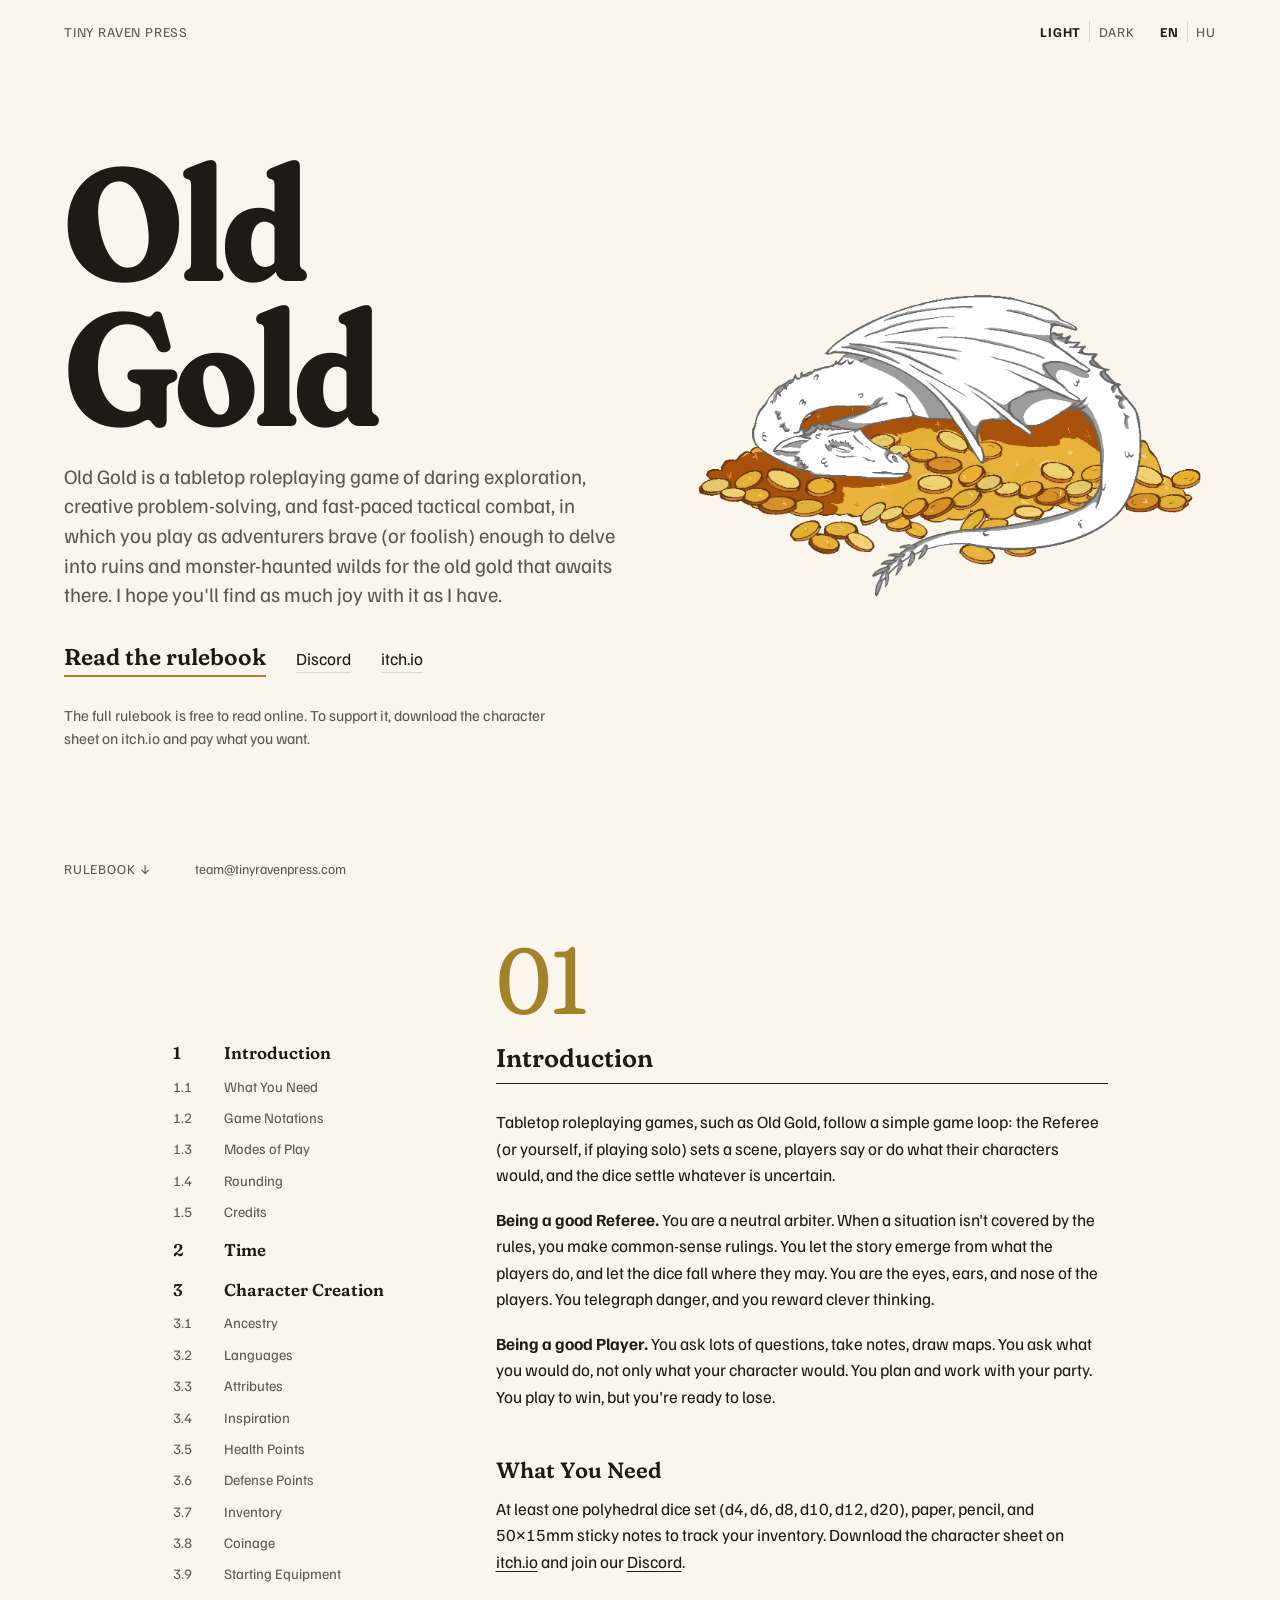
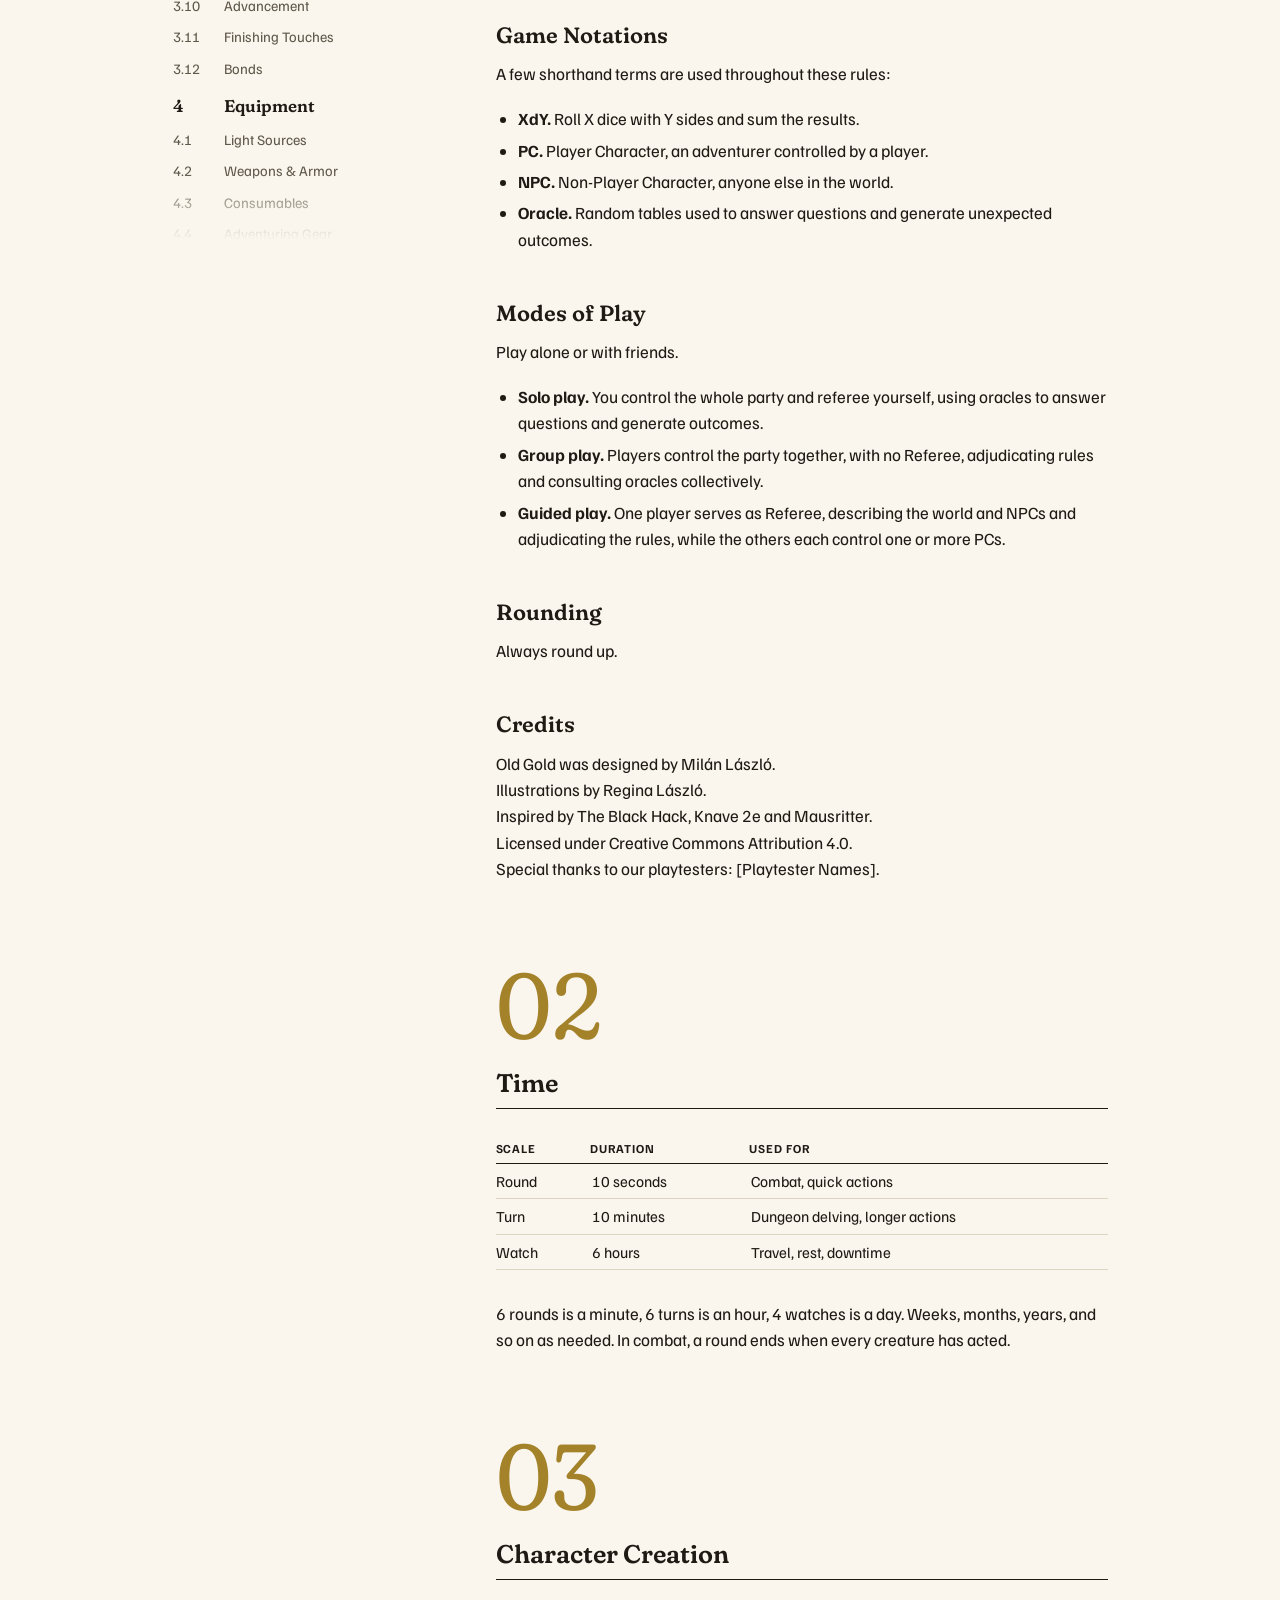
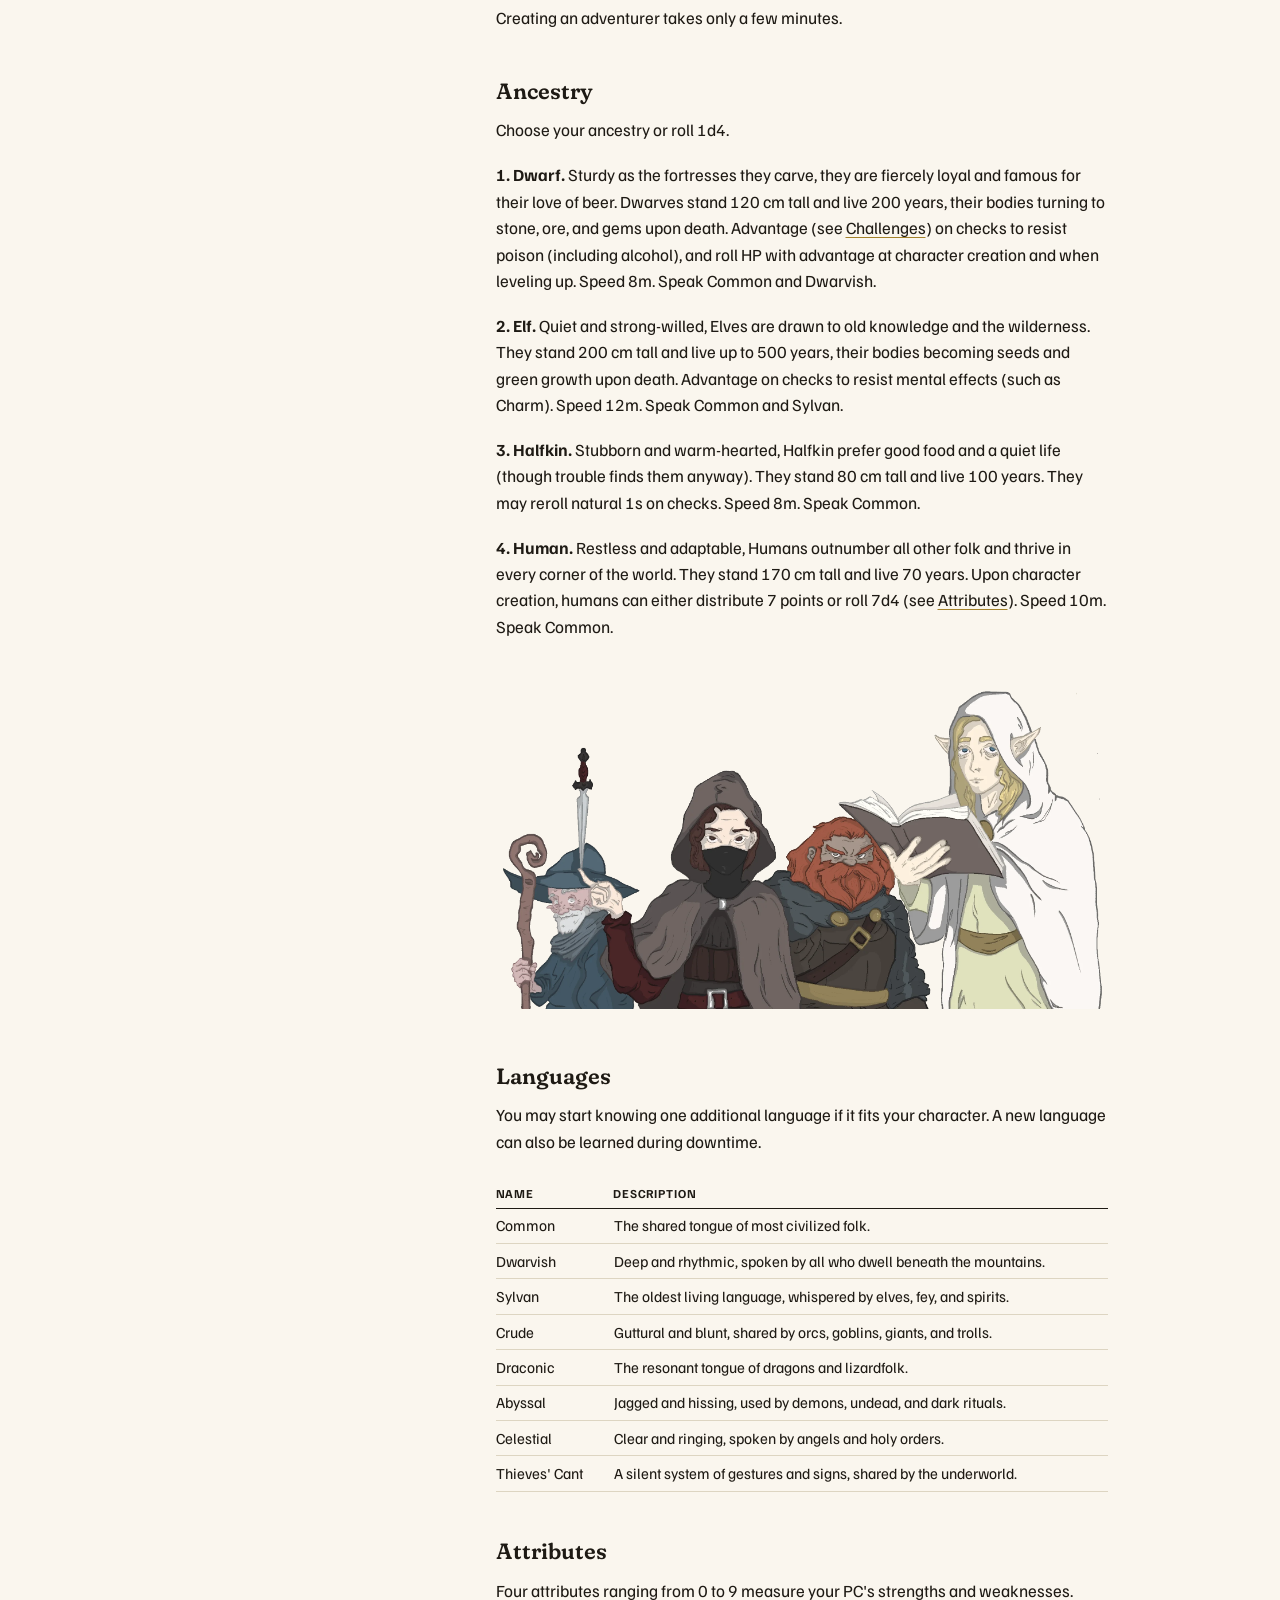
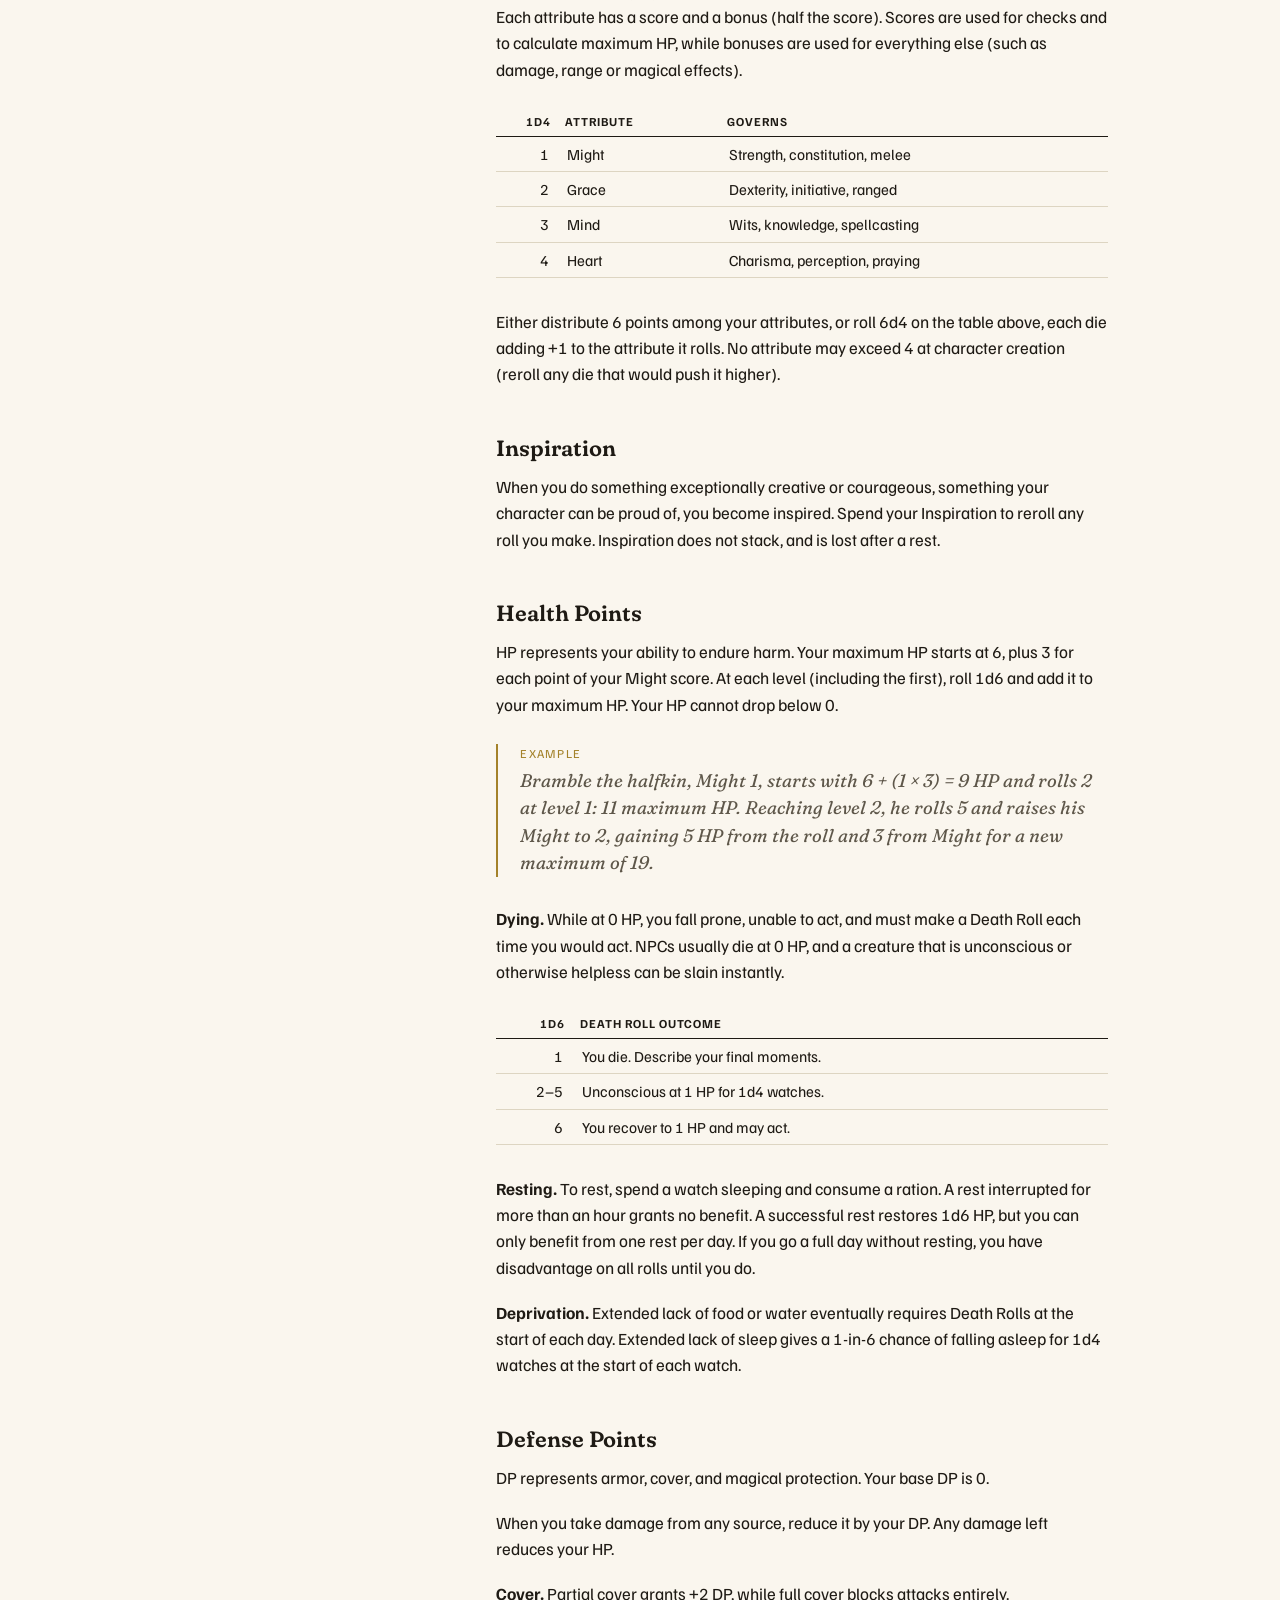
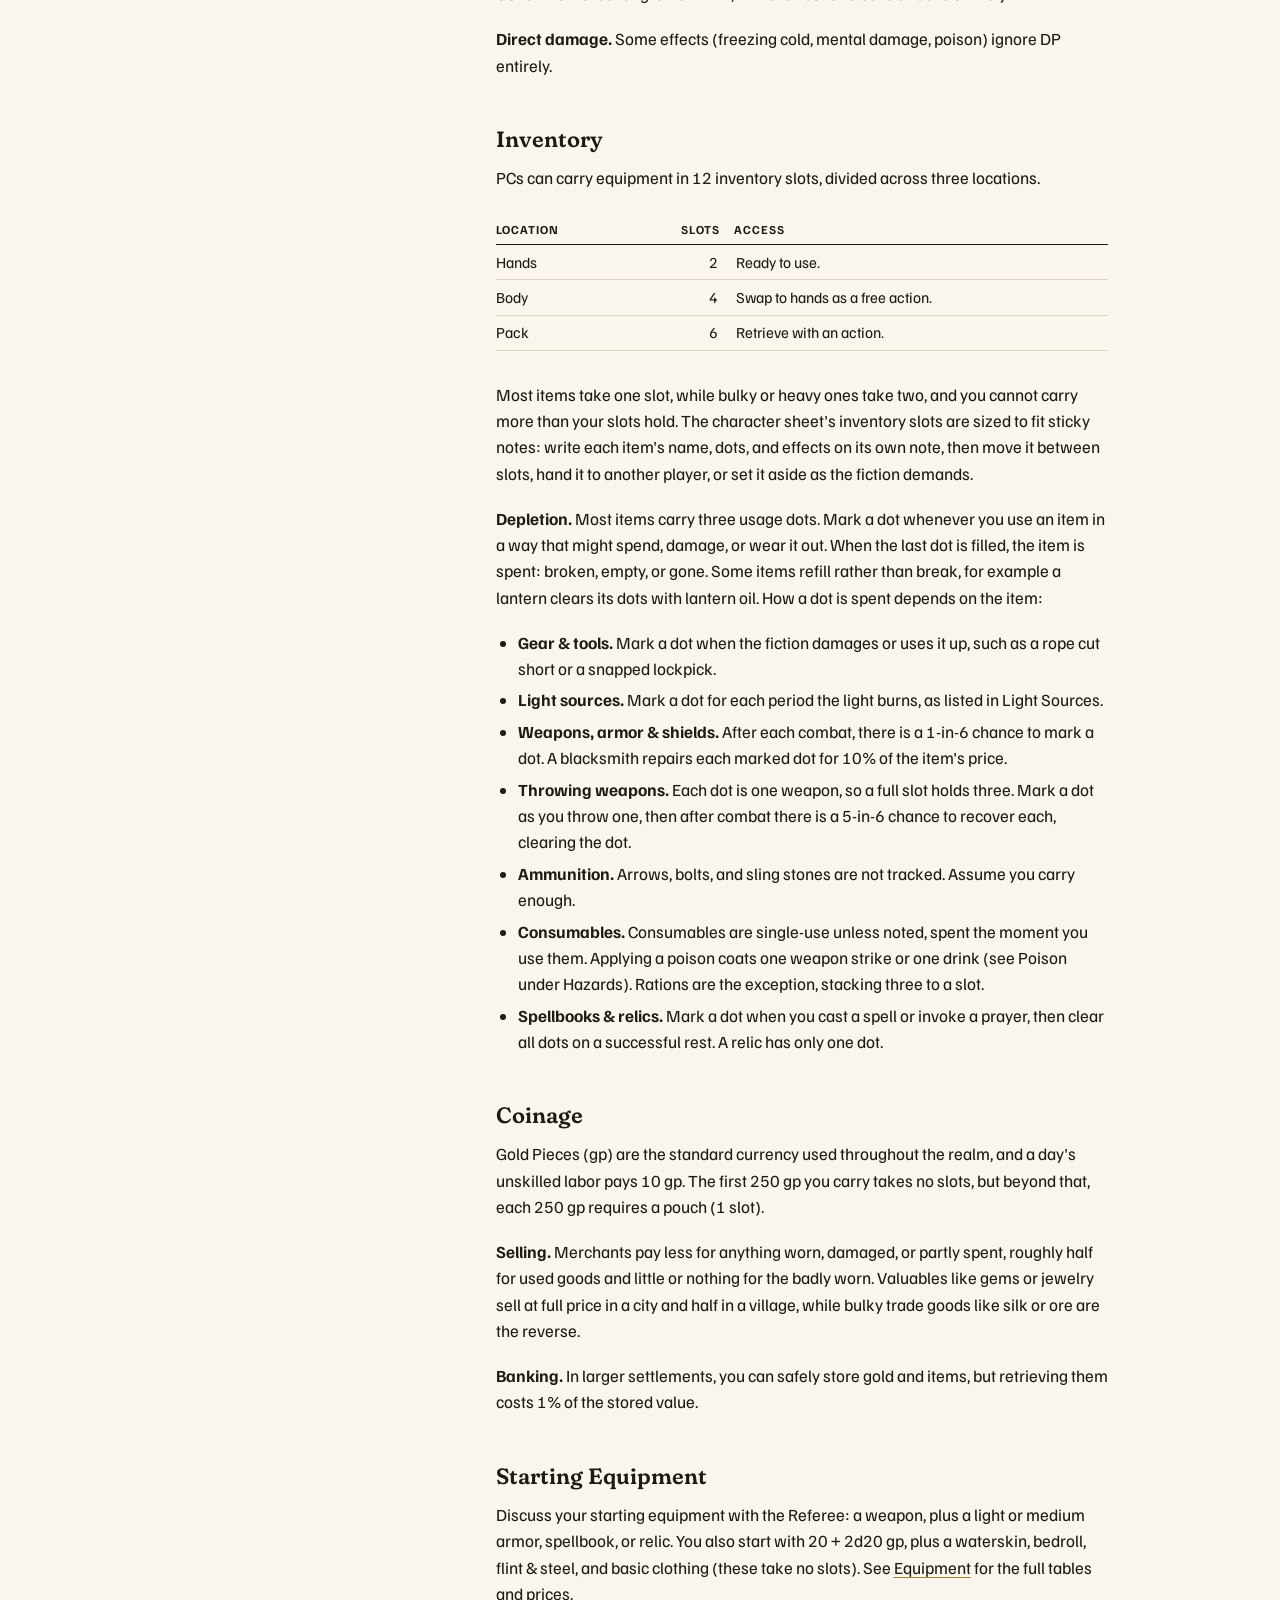
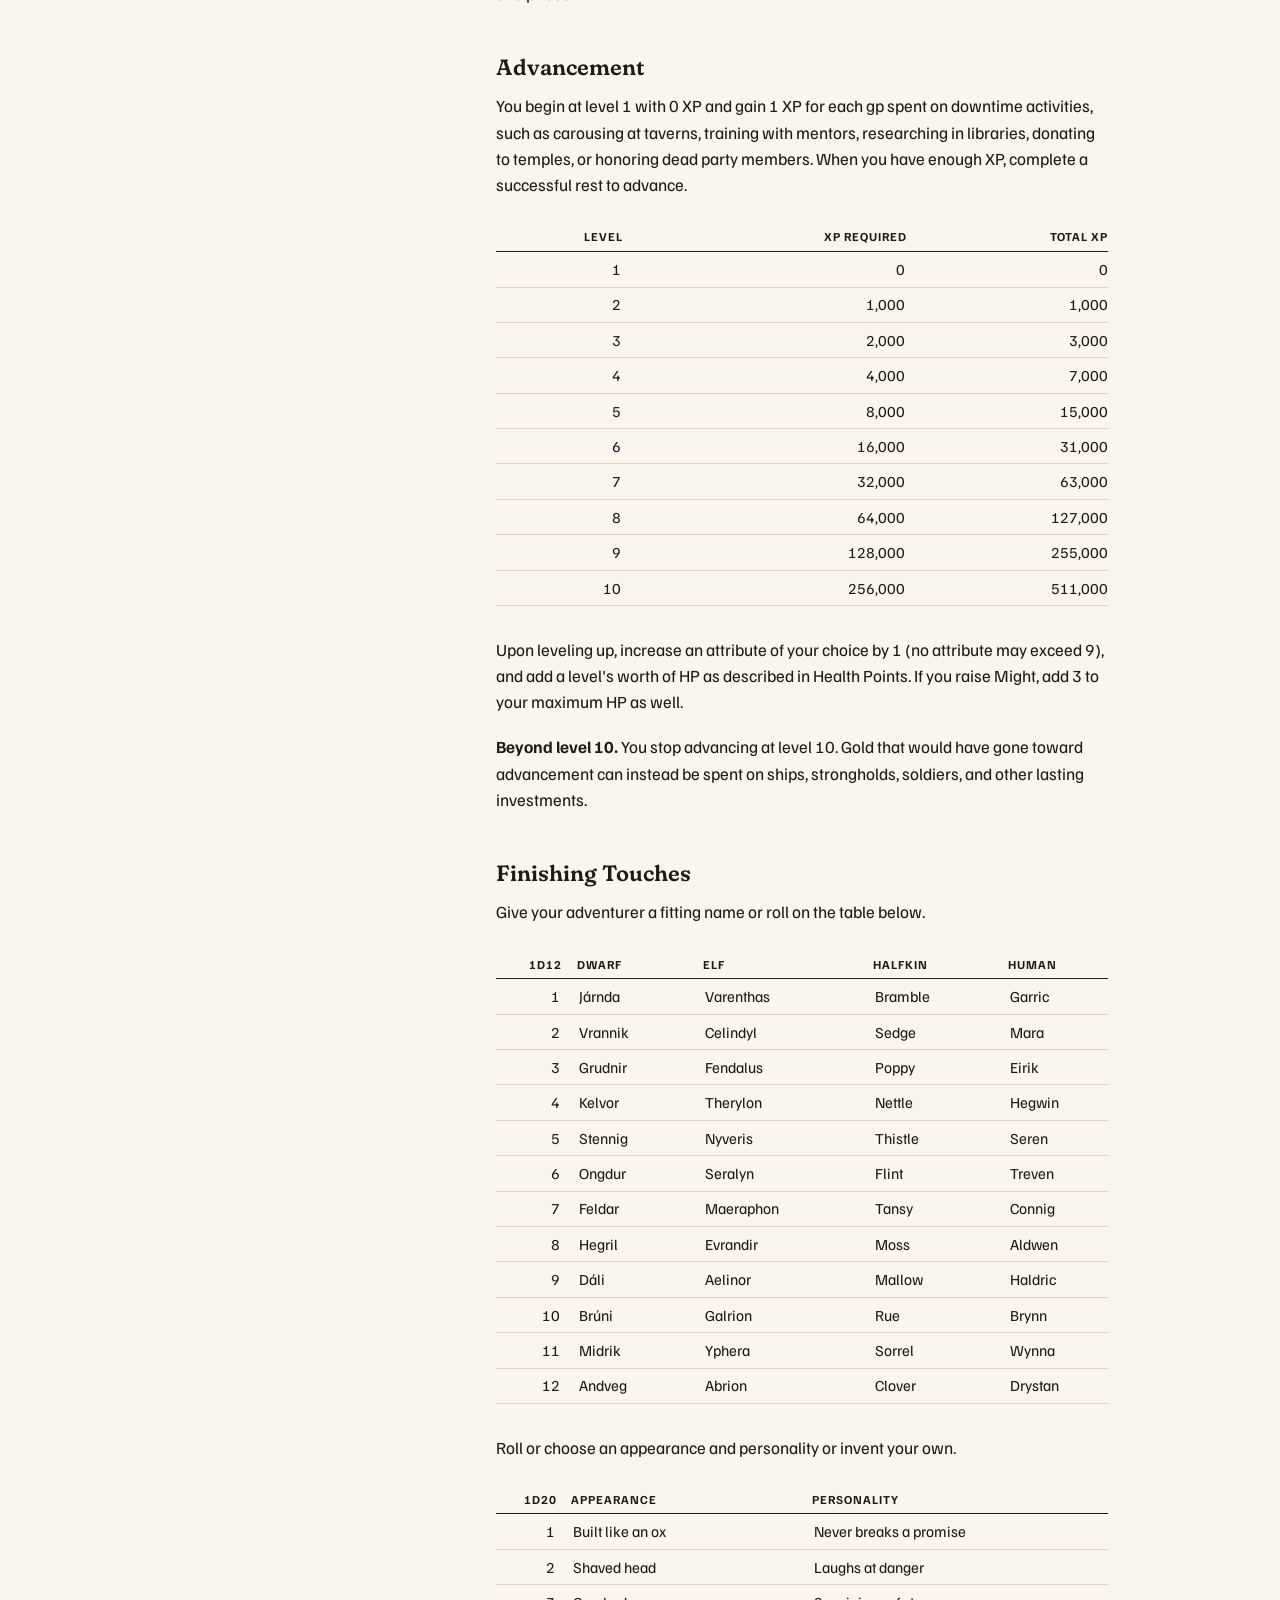
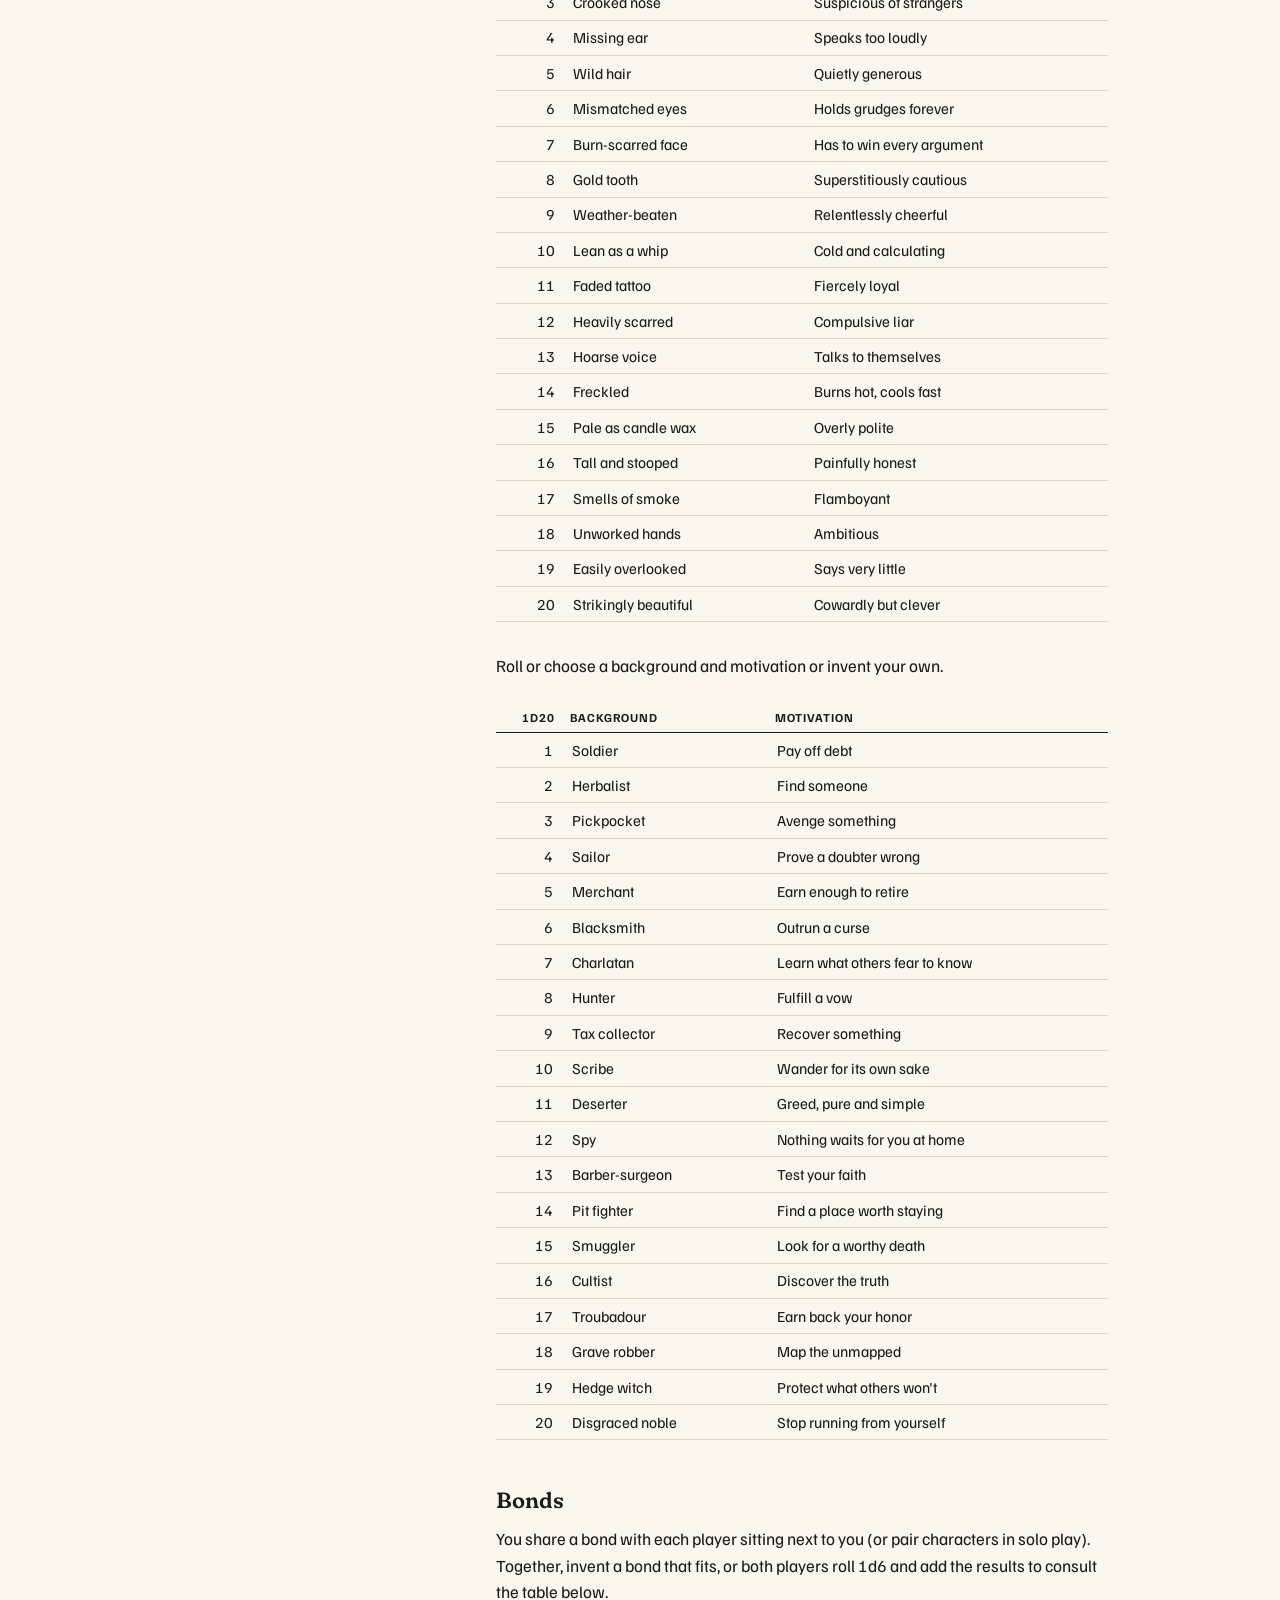
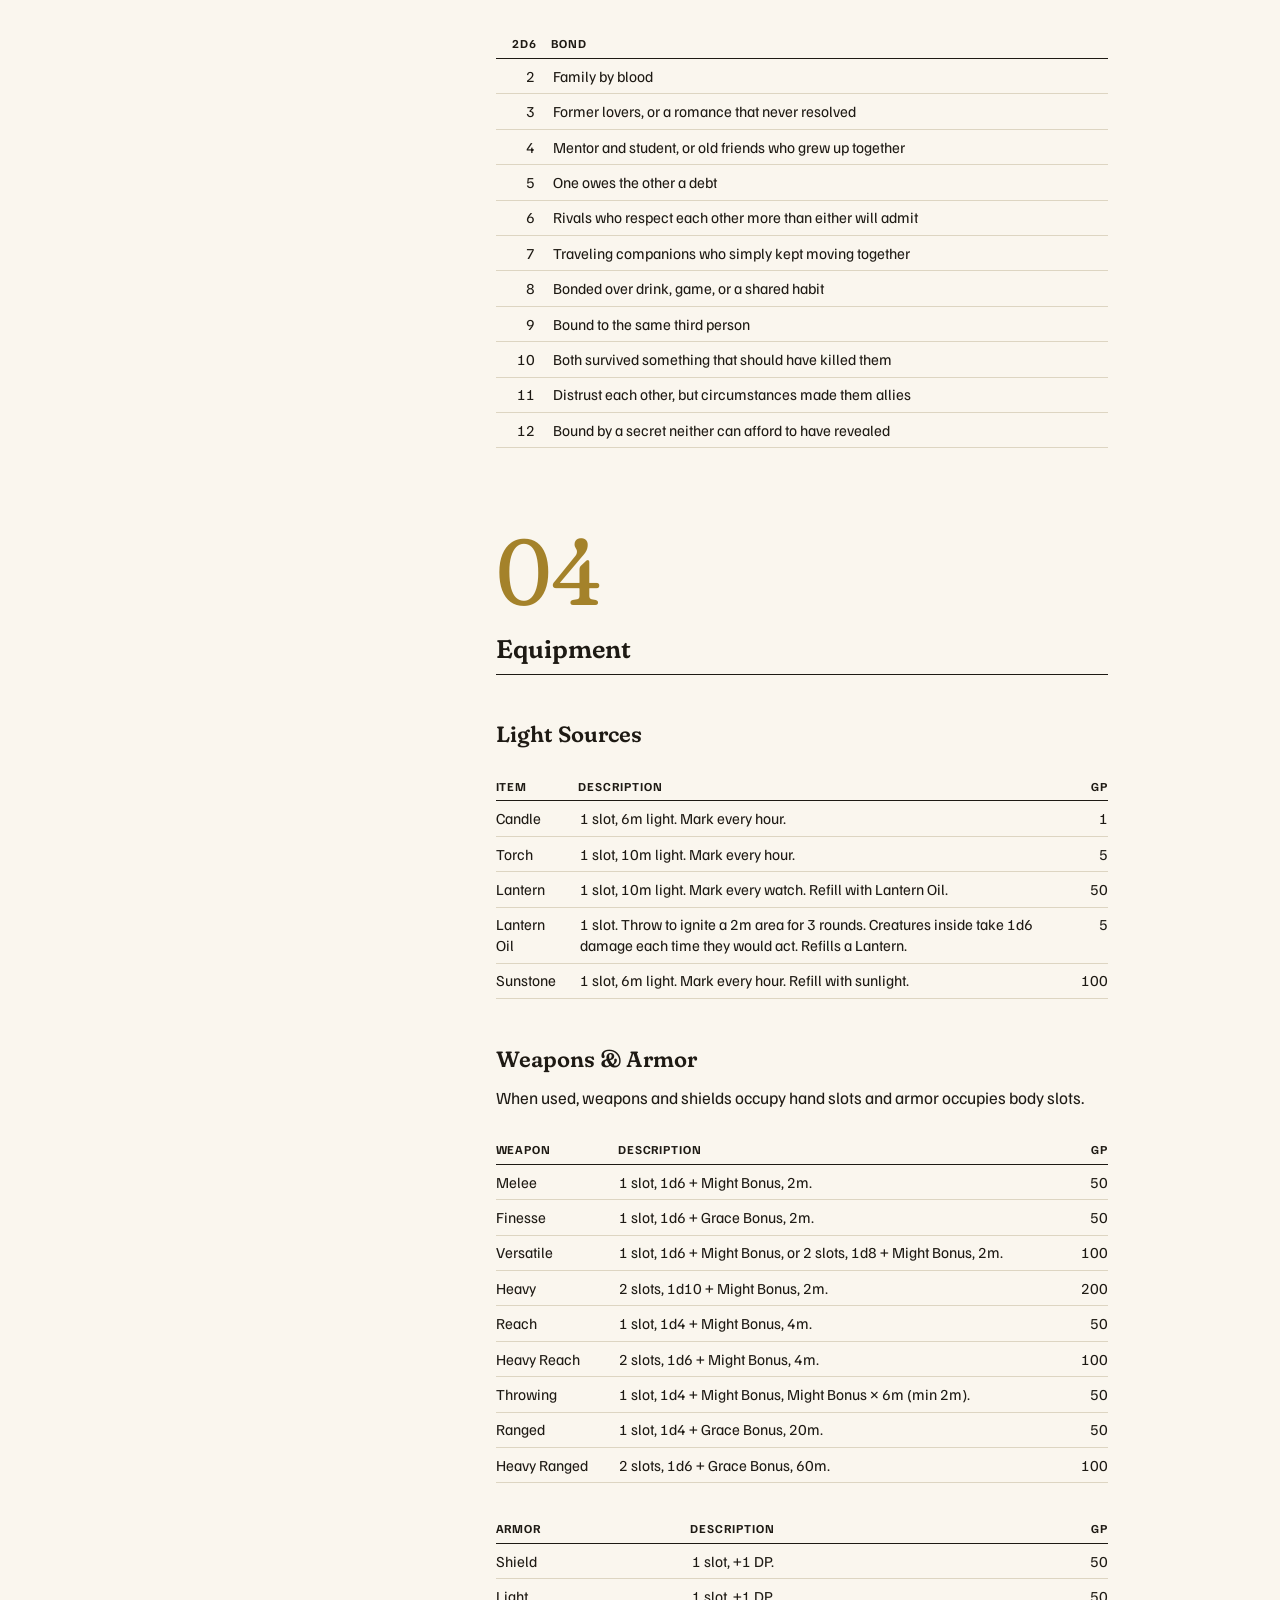
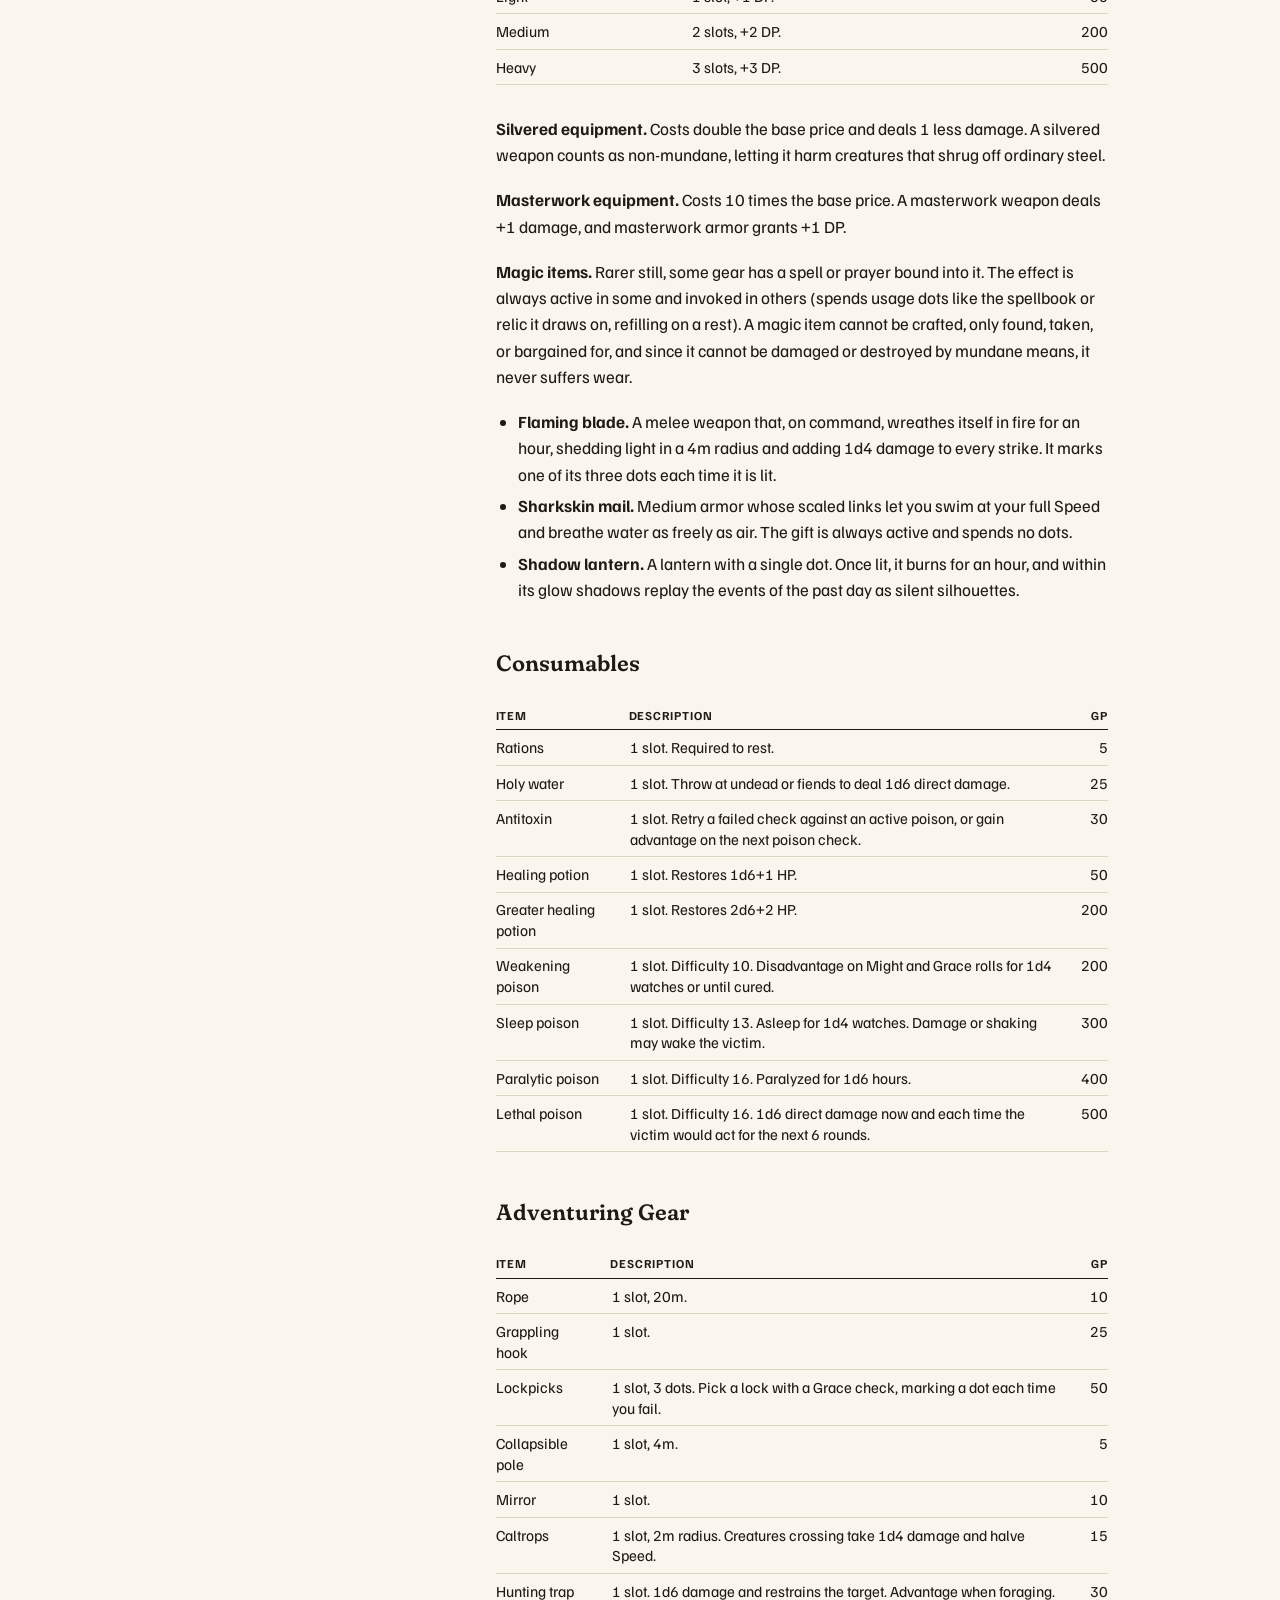
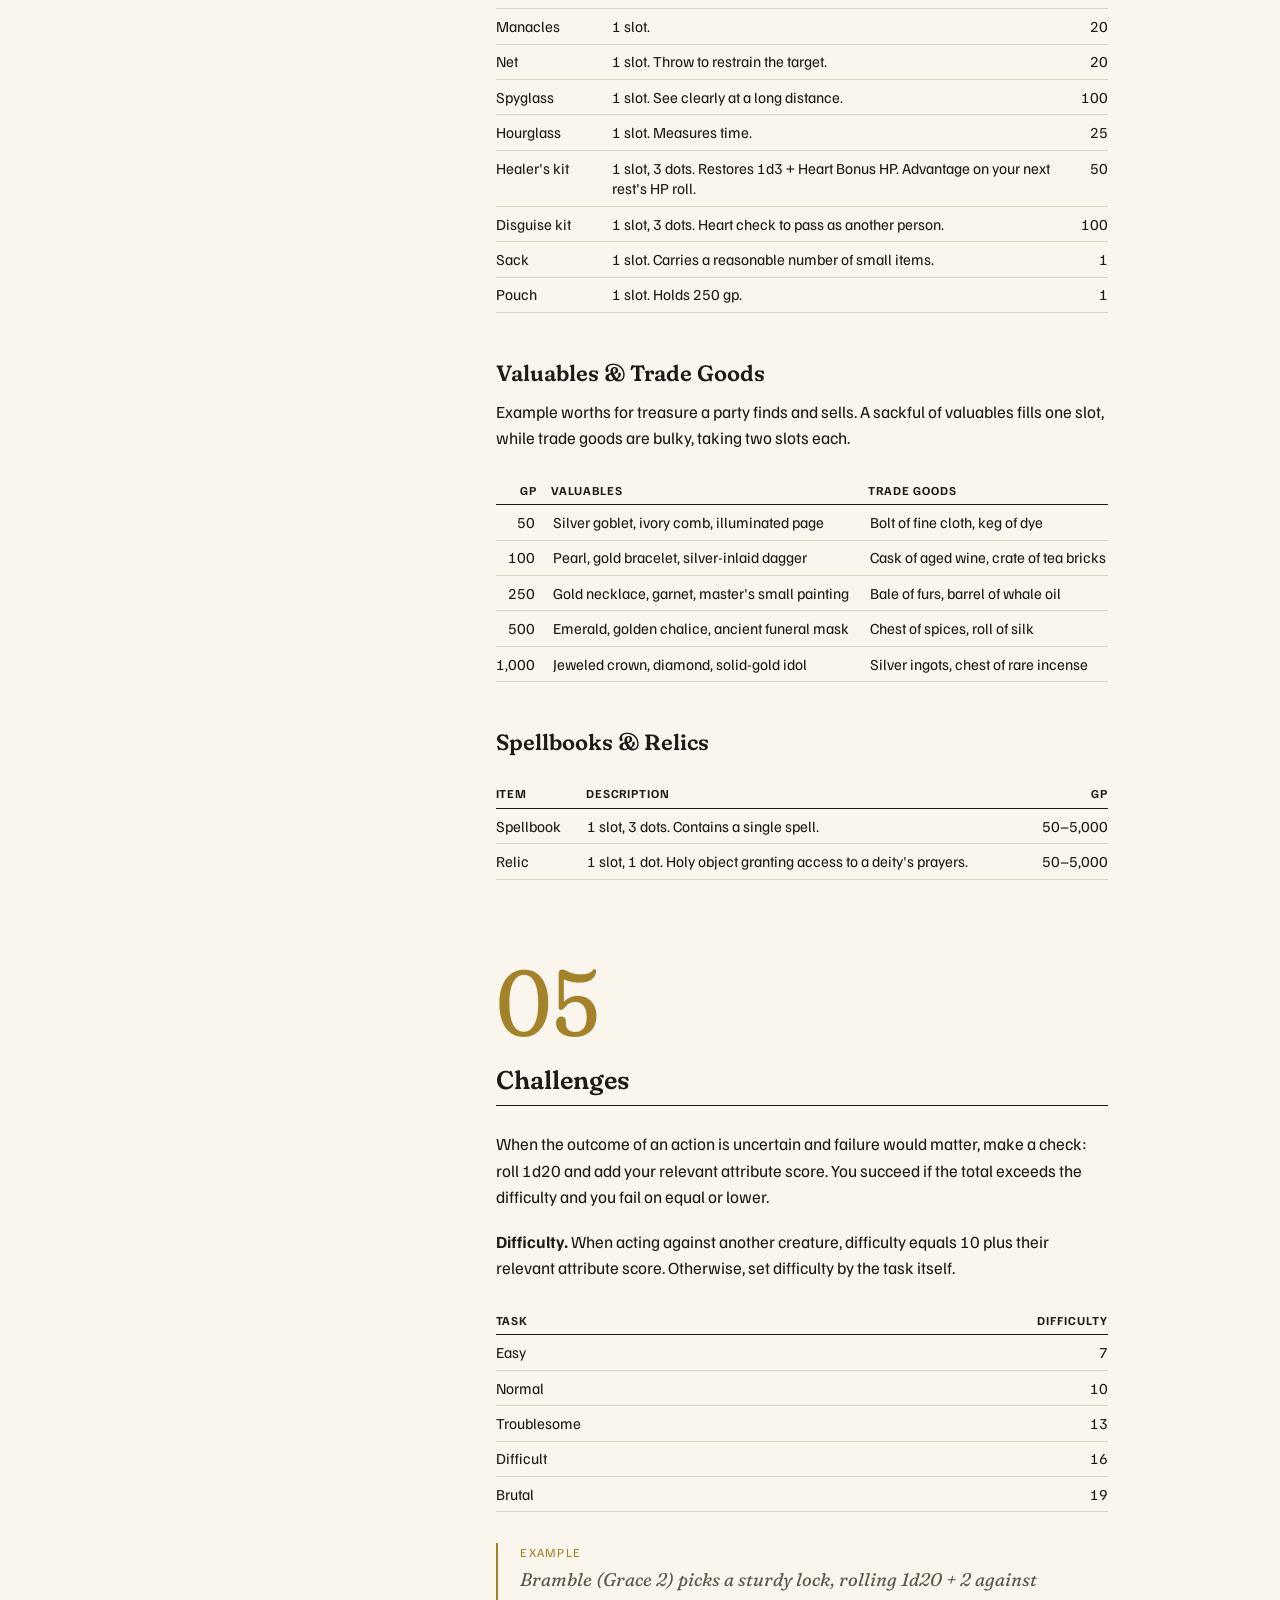
<file: index.html>
<!DOCTYPE html>
<html lang="en">
<head>
<meta charset="utf-8">
<meta name="viewport" content="width=device-width, initial-scale=1">
<title>Old Gold — a fantasy adventure game</title>
<meta name="description" content="A fantasy adventure game of daring exploration, creative problem-solving, and fast-paced tactical combat, with OSR roots and modern design. Read the full rulebook online, free.">
<meta name="theme-color" content="#faf6ee" media="(prefers-color-scheme: light)">
<meta name="theme-color" content="#17140f" media="(prefers-color-scheme: dark)">
<script>try{var t=localStorage.getItem('theme');if(t)document.documentElement.dataset.theme=t}catch(e){}</script>
<link rel="icon" href="assets/img/favicon.png">
<link rel="canonical" href="https://oldgoldrpg.com/">
<link rel="alternate" hreflang="en" href="https://oldgoldrpg.com/">
<link rel="alternate" hreflang="hu" href="https://oldgoldrpg.com/hu/">
<link rel="alternate" hreflang="x-default" href="https://oldgoldrpg.com/">
<meta property="og:type" content="website">
<meta property="og:url" content="https://oldgoldrpg.com/">
<meta property="og:site_name" content="Old Gold">
<meta property="og:locale" content="en_US">
<meta property="og:title" content="Old Gold — a fantasy adventure game">
<meta property="og:description" content="A fantasy adventure game with OSR roots and modern design. Read the full rulebook online, free.">
<meta property="og:image" content="https://oldgoldrpg.com/assets/img/og-image.png">
<meta property="og:image:width" content="1200">
<meta property="og:image:height" content="630">
<meta property="og:image:alt" content="A dragon curled asleep atop a hoard of gold coins">
<meta name="twitter:card" content="summary_large_image">
<meta name="twitter:image" content="https://oldgoldrpg.com/assets/img/og-image.png">
<link rel="preload" href="assets/fonts/fraunces-normal-latin.woff2" as="font" type="font/woff2" crossorigin>
<link rel="preload" href="assets/fonts/familjen-grotesk-normal-latin.woff2" as="font" type="font/woff2" crossorigin>
<link rel="stylesheet" href="assets/css/fonts.css">
<link rel="stylesheet" href="assets/css/styles.css">
</head>
<body>
<a class="skip" href="#rules">Skip to the rules</a>

<header class="cover" id="top">
  <div class="cover-top">
    <span>Tiny Raven Press</span>
    <div><nav class="lang theme" aria-label="Color scheme"><button type="button" data-theme-set="light">Light</button><button type="button" data-theme-set="dark">Dark</button></nav><nav class="lang" aria-label="Language"><span class="on" lang="en">EN</span><a href="hu/" hreflang="hu" lang="hu" data-lang-switch>HU</a></nav></div>
  </div>
  <div class="cover-main">
    <div class="cover-text">
      <h1>Old Gold</h1>
      <p class="deck">Old Gold is a tabletop roleplaying game of daring exploration, creative problem-solving, and fast-paced tactical combat, in which you play as adventurers brave (or foolish) enough to delve into ruins and monster-haunted wilds for the old gold that awaits there. I hope you&#39;ll find as much joy with it as I have.</p>
      <p class="actions">
        <a class="primary" href="#rules">Read the rulebook</a>
        <a href="https://discord.gg/DE898XYqj" target="_blank" rel="noopener">Discord</a>
        <a href="https://tinyravenpress.itch.io/old-gold/" target="_blank" rel="noopener">itch.io</a>
      </p>
      <p class="note">The full rulebook is free to read online. To support it, download the character sheet on itch.io and pay what you want.</p>
    </div>
    <figure class="cover-art">
      <picture>
        <source type="image/webp" srcset="assets/img/hero-cover-img.webp">
        <img src="assets/img/hero-cover-img.png" alt="A dragon curled asleep atop a hoard of gold coins" width="1450" height="1450" fetchpriority="high">
      </picture>
    </figure>
  </div>
  <div class="cover-bottom">
    <a href="#rules">Rulebook ↓</a>
    <a href="mailto:team@tinyravenpress.com">team@tinyravenpress.com</a>
  </div>
</header>

<div class="reading">
  <nav class="index" aria-label="Contents"><ol class="toc"><li class="ch"><a href="#introduction"><span class="n">1</span><span class="t">Introduction</span></a><ol><li><a href="#what-you-need"><span class="n">1.1</span><span class="t">What You Need</span></a></li><li><a href="#game-notations"><span class="n">1.2</span><span class="t">Game Notations</span></a></li><li><a href="#modes-of-play"><span class="n">1.3</span><span class="t">Modes of Play</span></a></li><li><a href="#rounding"><span class="n">1.4</span><span class="t">Rounding</span></a></li><li><a href="#credits"><span class="n">1.5</span><span class="t">Credits</span></a></li></ol></li><li class="ch"><a href="#time"><span class="n">2</span><span class="t">Time</span></a></li><li class="ch"><a href="#character-creation"><span class="n">3</span><span class="t">Character Creation</span></a><ol><li><a href="#ancestry"><span class="n">3.1</span><span class="t">Ancestry</span></a></li><li><a href="#languages"><span class="n">3.2</span><span class="t">Languages</span></a></li><li><a href="#attributes"><span class="n">3.3</span><span class="t">Attributes</span></a></li><li><a href="#inspiration"><span class="n">3.4</span><span class="t">Inspiration</span></a></li><li><a href="#health-points"><span class="n">3.5</span><span class="t">Health Points</span></a></li><li><a href="#defense-points"><span class="n">3.6</span><span class="t">Defense Points</span></a></li><li><a href="#inventory"><span class="n">3.7</span><span class="t">Inventory</span></a></li><li><a href="#coinage"><span class="n">3.8</span><span class="t">Coinage</span></a></li><li><a href="#starting-equipment"><span class="n">3.9</span><span class="t">Starting Equipment</span></a></li><li><a href="#advancement"><span class="n">3.10</span><span class="t">Advancement</span></a></li><li><a href="#finishing-touches"><span class="n">3.11</span><span class="t">Finishing Touches</span></a></li><li><a href="#bonds"><span class="n">3.12</span><span class="t">Bonds</span></a></li></ol></li><li class="ch"><a href="#equipment"><span class="n">4</span><span class="t">Equipment</span></a><ol><li><a href="#light-sources"><span class="n">4.1</span><span class="t">Light Sources</span></a></li><li><a href="#weapons-armor"><span class="n">4.2</span><span class="t">Weapons &amp; Armor</span></a></li><li><a href="#consumables"><span class="n">4.3</span><span class="t">Consumables</span></a></li><li><a href="#adventuring-gear"><span class="n">4.4</span><span class="t">Adventuring Gear</span></a></li><li><a href="#valuables-trade-goods"><span class="n">4.5</span><span class="t">Valuables &amp; Trade Goods</span></a></li><li><a href="#spellbooks-relics"><span class="n">4.6</span><span class="t">Spellbooks &amp; Relics</span></a></li></ol></li><li class="ch"><a href="#challenges"><span class="n">5</span><span class="t">Challenges</span></a></li><li class="ch"><a href="#actions"><span class="n">6</span><span class="t">Actions</span></a><ol><li><a href="#initiative"><span class="n">6.1</span><span class="t">Initiative</span></a></li><li><a href="#movement"><span class="n">6.2</span><span class="t">Movement</span></a></li><li><a href="#main-actions"><span class="n">6.3</span><span class="t">Main Actions</span></a></li><li><a href="#free-actions"><span class="n">6.4</span><span class="t">Free Actions</span></a></li></ol></li><li class="ch"><a href="#combat"><span class="n">7</span><span class="t">Combat</span></a><ol><li><a href="#conditions"><span class="n">7.1</span><span class="t">Conditions</span></a></li><li><a href="#morale"><span class="n">7.2</span><span class="t">Morale</span></a></li></ol></li><li class="ch"><a href="#magic"><span class="n">8</span><span class="t">Magic</span></a><ol><li><a href="#casting"><span class="n">8.1</span><span class="t">Casting</span></a></li><li><a href="#example-spellbooks"><span class="n">8.2</span><span class="t">Example Spellbooks</span></a></li><li><a href="#example-relics"><span class="n">8.3</span><span class="t">Example Relics</span></a></li><li><a href="#deities"><span class="n">8.4</span><span class="t">Deities</span></a></li></ol></li><li class="ch"><a href="#hazards-weather-effects"><span class="n">9</span><span class="t">Hazards &amp; Weather Effects</span></a></li><li class="ch"><a href="#overland-travel"><span class="n">10</span><span class="t">Overland Travel</span></a></li><li class="ch"><a href="#dungeon-delving"><span class="n">11</span><span class="t">Dungeon Delving</span></a></li><li class="ch"><a href="#random-encounters"><span class="n">12</span><span class="t">Random Encounters</span></a></li><li class="ch"><a href="#treasure"><span class="n">13</span><span class="t">Treasure</span></a></li><li class="ch"><a href="#recruiting"><span class="n">14</span><span class="t">Recruiting</span></a><ol><li><a href="#hirelings"><span class="n">14.1</span><span class="t">Hirelings</span></a></li><li><a href="#mercenaries"><span class="n">14.2</span><span class="t">Mercenaries</span></a></li><li><a href="#availability"><span class="n">14.3</span><span class="t">Availability</span></a></li><li><a href="#companions"><span class="n">14.4</span><span class="t">Companions</span></a></li></ol></li><li class="ch"><a href="#warfare"><span class="n">15</span><span class="t">Warfare</span></a></li><li class="ch"><a href="#construction"><span class="n">16</span><span class="t">Construction</span></a></li><li class="ch"><a href="#cost-of-living"><span class="n">17</span><span class="t">Cost of Living</span></a></li><li class="ch"><a href="#oracles"><span class="n">18</span><span class="t">Oracles</span></a><ol><li><a href="#yesno-oracle"><span class="n">18.1</span><span class="t">Yes/No Oracle</span></a></li><li><a href="#solo-d6-oracle"><span class="n">18.2</span><span class="t">Solo d6 Oracle</span></a></li><li><a href="#action-theme"><span class="n">18.3</span><span class="t">Action &amp; Theme</span></a></li><li><a href="#adventure-seeds"><span class="n">18.4</span><span class="t">Adventure Seeds</span></a></li><li><a href="#settlement-names"><span class="n">18.5</span><span class="t">Settlement Names</span></a></li><li><a href="#dungeon-names"><span class="n">18.6</span><span class="t">Dungeon Names</span></a></li></ol></li><li class="ch"><a href="#bestiary"><span class="n">19</span><span class="t">Bestiary</span></a></li></ol></nav>

  <main class="rules" id="rules">
    <section class="chapter" data-number="1"><h2 id="introduction"><span class="num">1</span><span class="t">Introduction</span></h2>
<p>Tabletop roleplaying games, such as Old Gold, follow a simple game loop: the Referee (or yourself, if playing solo) sets a scene, players say or do what their characters would, and the dice settle whatever is uncertain.</p>
<p class="rule"><strong>Being a good Referee.</strong> You are a neutral arbiter. When a situation isn&#39;t covered by the rules, you make common-sense rulings. You let the story emerge from what the players do, and let the dice fall where they may. You are the eyes, ears, and nose of the players. You telegraph danger, and you reward clever thinking.</p>
<p class="rule"><strong>Being a good Player.</strong> You ask lots of questions, take notes, draw maps. You ask what you would do, not only what your character would. You plan and work with your party. You play to win, but you&#39;re ready to lose.</p>
<h3 id="what-you-need"><span class="num">1.1</span><span class="t">What You Need</span></h3>
<p>At least one polyhedral dice set (d4, d6, d8, d10, d12, d20), paper, pencil, and 50×15mm sticky notes to track your inventory. Download the character sheet on <a href="https://tinyravenpress.itch.io/old-gold/" target="_blank" rel="noopener">itch.io</a> and join our <a href="https://discord.gg/DE898XYqj" target="_blank" rel="noopener">Discord</a>.</p>
<h3 id="game-notations"><span class="num">1.2</span><span class="t">Game Notations</span></h3>
<p>A few shorthand terms are used throughout these rules:</p>
<ul>
<li><strong>XdY.</strong> Roll X dice with Y sides and sum the results.</li>
<li><strong>PC.</strong> Player Character, an adventurer controlled by a player.</li>
<li><strong>NPC.</strong> Non-Player Character, anyone else in the world.</li>
<li><strong>Oracle.</strong> Random tables used to answer questions and generate unexpected outcomes.</li>
</ul>
<h3 id="modes-of-play"><span class="num">1.3</span><span class="t">Modes of Play</span></h3>
<p>Play alone or with friends.</p>
<ul>
<li><strong>Solo play.</strong> You control the whole party and referee yourself, using oracles to answer questions and generate outcomes.</li>
<li><strong>Group play.</strong> Players control the party together, with no Referee, adjudicating rules and consulting oracles collectively.</li>
<li><strong>Guided play.</strong> One player serves as Referee, describing the world and NPCs and adjudicating the rules, while the others each control one or more PCs.</li>
</ul>
<h3 id="rounding"><span class="num">1.4</span><span class="t">Rounding</span></h3>
<p>Always round up.</p>
<h3 id="credits"><span class="num">1.5</span><span class="t">Credits</span></h3>
<p>Old Gold was designed by Milán László.<br>Illustrations by Regina László.<br>Inspired by The Black Hack, Knave 2e and Mausritter.<br>Licensed under Creative Commons Attribution 4.0.<br>Special thanks to our playtesters: [Playtester Names].</p>
</section>
<section class="chapter" data-number="2"><h2 id="time"><span class="num">2</span><span class="t">Time</span></h2>
<div class="table-wrap"><table>
<thead>
<tr>
<th>Scale</th>
<th>Duration</th>
<th>Used For</th>
</tr>
</thead>
<tbody><tr>
<td>Round</td>
<td>10 seconds</td>
<td>Combat, quick actions</td>
</tr>
<tr>
<td>Turn</td>
<td>10 minutes</td>
<td>Dungeon delving, longer actions</td>
</tr>
<tr>
<td>Watch</td>
<td>6 hours</td>
<td>Travel, rest, downtime</td>
</tr>
</tbody></table></div>
<p>6 rounds is a minute, 6 turns is an hour, 4 watches is a day. Weeks, months, years, and so on as needed. In combat, a round ends when every creature has acted.</p>
</section>
<section class="chapter" data-number="3"><h2 id="character-creation"><span class="num">3</span><span class="t">Character Creation</span></h2>
<p>Creating an adventurer takes only a few minutes.</p>
<h3 id="ancestry"><span class="num">3.1</span><span class="t">Ancestry</span></h3>
<p>Choose your ancestry or roll 1d4.</p>
<p class="rule"><strong>1. Dwarf.</strong> Sturdy as the fortresses they carve, they are fiercely loyal and famous for their love of beer. Dwarves stand 120 cm tall and live 200 years, their bodies turning to stone, ore, and gems upon death. Advantage (see <a class="xref" href="#challenges">Challenges</a>) on checks to resist poison (including alcohol), and roll HP with advantage at character creation and when leveling up. Speed 8m. Speak Common and Dwarvish.</p>
<p class="rule"><strong>2. Elf.</strong> Quiet and strong-willed, Elves are drawn to old knowledge and the wilderness. They stand 200 cm tall and live up to 500 years, their bodies becoming seeds and green growth upon death. Advantage on checks to resist mental effects (such as Charm). Speed 12m. Speak Common and Sylvan.</p>
<p class="rule"><strong>3. Halfkin.</strong> Stubborn and warm-hearted, Halfkin prefer good food and a quiet life (though trouble finds them anyway). They stand 80 cm tall and live 100 years. They may reroll natural 1s on checks. Speed 8m. Speak Common.</p>
<p class="rule"><strong>4. Human.</strong> Restless and adaptable, Humans outnumber all other folk and thrive in every corner of the world. They stand 170 cm tall and live 70 years. Upon character creation, humans can either distribute 7 points or roll 7d4 (see <a class="xref" href="#attributes">Attributes</a>). Speed 10m. Speak Common.</p>
<figure class="plate plate-ancestries"><picture><source type="image/webp" srcset="assets/img/ancestries.webp"><img src="assets/img/ancestries.png" alt="Four adventurers stand together: a staff-bearing halfkin, a hooded human, a red-bearded dwarf, and a tall elf reading a book." loading="lazy" decoding="async" width="2133" height="1138"></picture></figure>
<h3 id="languages"><span class="num">3.2</span><span class="t">Languages</span></h3>
<p>You may start knowing one additional language if it fits your character. A new language can also be learned during downtime.</p>
<div class="table-wrap"><table>
<thead>
<tr>
<th>Name</th>
<th>Description</th>
</tr>
</thead>
<tbody><tr>
<td>Common</td>
<td>The shared tongue of most civilized folk.</td>
</tr>
<tr>
<td>Dwarvish</td>
<td>Deep and rhythmic, spoken by all who dwell beneath the mountains.</td>
</tr>
<tr>
<td>Sylvan</td>
<td>The oldest living language, whispered by elves, fey, and spirits.</td>
</tr>
<tr>
<td>Crude</td>
<td>Guttural and blunt, shared by orcs, goblins, giants, and trolls.</td>
</tr>
<tr>
<td>Draconic</td>
<td>The resonant tongue of dragons and lizardfolk.</td>
</tr>
<tr>
<td>Abyssal</td>
<td>Jagged and hissing, used by demons, undead, and dark rituals.</td>
</tr>
<tr>
<td>Celestial</td>
<td>Clear and ringing, spoken by angels and holy orders.</td>
</tr>
<tr>
<td>Thieves&#39; Cant</td>
<td>A silent system of gestures and signs, shared by the underworld.</td>
</tr>
</tbody></table></div>
<h3 id="attributes"><span class="num">3.3</span><span class="t">Attributes</span></h3>
<p>Four attributes ranging from 0 to 9 measure your PC&#39;s strengths and weaknesses. Each attribute has a score and a bonus (half the score). Scores are used for checks and to calculate maximum HP, while bonuses are used for everything else (such as damage, range or magical effects).</p>
<div class="table-wrap"><table>
<thead>
<tr>
<th class="numeric">1d4</th>
<th>Attribute</th>
<th>Governs</th>
</tr>
</thead>
<tbody><tr>
<td class="numeric">1</td>
<td>Might</td>
<td>Strength, constitution, melee</td>
</tr>
<tr>
<td class="numeric">2</td>
<td>Grace</td>
<td>Dexterity, initiative, ranged</td>
</tr>
<tr>
<td class="numeric">3</td>
<td>Mind</td>
<td>Wits, knowledge, spellcasting</td>
</tr>
<tr>
<td class="numeric">4</td>
<td>Heart</td>
<td>Charisma, perception, praying</td>
</tr>
</tbody></table></div>
<p>Either distribute 6 points among your attributes, or roll 6d4 on the table above, each die adding +1 to the attribute it rolls. No attribute may exceed 4 at character creation (reroll any die that would push it higher).</p>
<h3 id="inspiration"><span class="num">3.4</span><span class="t">Inspiration</span></h3>
<p>When you do something exceptionally creative or courageous, something your character can be proud of, you become inspired. Spend your Inspiration to reroll any roll you make. Inspiration does not stack, and is lost after a rest.</p>
<h3 id="health-points"><span class="num">3.5</span><span class="t">Health Points</span></h3>
<p>HP represents your ability to endure harm. Your maximum HP starts at 6, plus 3 for each point of your Might score. At each level (including the first), roll 1d6 and add it to your maximum HP. Your HP cannot drop below 0.</p>
<aside class="example">
<p>Bramble the halfkin, Might 1, starts with 6 + (1 × 3) = 9 HP and rolls 2 at level 1: 11 maximum HP. Reaching level 2, he rolls 5 and raises his Might to 2, gaining 5 HP from the roll and 3 from Might for a new maximum of 19.</p>
</aside>
<p class="rule"><strong>Dying.</strong> While at 0 HP, you fall prone, unable to act, and must make a Death Roll each time you would act. NPCs usually die at 0 HP, and a creature that is unconscious or otherwise helpless can be slain instantly.</p>
<div class="table-wrap"><table>
<thead>
<tr>
<th class="numeric">1d6</th>
<th>Death Roll Outcome</th>
</tr>
</thead>
<tbody><tr>
<td class="numeric">1</td>
<td>You die. Describe your final moments.</td>
</tr>
<tr>
<td class="numeric">2–5</td>
<td>Unconscious at 1 HP for 1d4 watches.</td>
</tr>
<tr>
<td class="numeric">6</td>
<td>You recover to 1 HP and may act.</td>
</tr>
</tbody></table></div>
<p class="rule"><strong>Resting.</strong> To rest, spend a watch sleeping and consume a ration. A rest interrupted for more than an hour grants no benefit. A successful rest restores 1d6 HP, but you can only benefit from one rest per day. If you go a full day without resting, you have disadvantage on all rolls until you do.</p>
<p class="rule"><strong>Deprivation.</strong> Extended lack of food or water eventually requires Death Rolls at the start of each day. Extended lack of sleep gives a 1-in-6 chance of falling asleep for 1d4 watches at the start of each watch.</p>
<h3 id="defense-points"><span class="num">3.6</span><span class="t">Defense Points</span></h3>
<p>DP represents armor, cover, and magical protection. Your base DP is 0. </p>
<p>When you take damage from any source, reduce it by your DP. Any damage left reduces your HP.</p>
<p class="rule"><strong>Cover.</strong> Partial cover grants +2 DP, while full cover blocks attacks entirely.</p>
<p class="rule"><strong>Direct damage.</strong> Some effects (freezing cold, mental damage, poison) ignore DP entirely.</p>
<h3 id="inventory"><span class="num">3.7</span><span class="t">Inventory</span></h3>
<p>PCs can carry equipment in 12 inventory slots, divided across three locations.</p>
<div class="table-wrap"><table>
<thead>
<tr>
<th>Location</th>
<th class="numeric">Slots</th>
<th>Access</th>
</tr>
</thead>
<tbody><tr>
<td>Hands</td>
<td class="numeric">2</td>
<td>Ready to use.</td>
</tr>
<tr>
<td>Body</td>
<td class="numeric">4</td>
<td>Swap to hands as a free action.</td>
</tr>
<tr>
<td>Pack</td>
<td class="numeric">6</td>
<td>Retrieve with an action.</td>
</tr>
</tbody></table></div>
<p>Most items take one slot, while bulky or heavy ones take two, and you cannot carry more than your slots hold. The character sheet&#39;s inventory slots are sized to fit sticky notes: write each item&#39;s name, dots, and effects on its own note, then move it between slots, hand it to another player, or set it aside as the fiction demands.</p>
<p class="rule"><strong>Depletion.</strong> Most items carry three usage dots. Mark a dot whenever you use an item in a way that might spend, damage, or wear it out. When the last dot is filled, the item is spent: broken, empty, or gone. Some items refill rather than break, for example a lantern clears its dots with lantern oil. How a dot is spent depends on the item:</p>
<ul>
<li><strong>Gear &amp; tools.</strong> Mark a dot when the fiction damages or uses it up, such as a rope cut short or a snapped lockpick.</li>
<li><strong>Light sources.</strong> Mark a dot for each period the light burns, as listed in Light Sources.</li>
<li><strong>Weapons, armor &amp; shields.</strong> After each combat, there is a 1-in-6 chance to mark a dot. A blacksmith repairs each marked dot for 10% of the item&#39;s price.</li>
<li><strong>Throwing weapons.</strong> Each dot is one weapon, so a full slot holds three. Mark a dot as you throw one, then after combat there is a 5-in-6 chance to recover each, clearing the dot.</li>
<li><strong>Ammunition.</strong> Arrows, bolts, and sling stones are not tracked. Assume you carry enough.</li>
<li><strong>Consumables.</strong> Consumables are single-use unless noted, spent the moment you use them. Applying a poison coats one weapon strike or one drink (see Poison under Hazards). Rations are the exception, stacking three to a slot.</li>
<li><strong>Spellbooks &amp; relics.</strong> Mark a dot when you cast a spell or invoke a prayer, then clear all dots on a successful rest. A relic has only one dot.</li>
</ul>
<h3 id="coinage"><span class="num">3.8</span><span class="t">Coinage</span></h3>
<p>Gold Pieces (gp) are the standard currency used throughout the realm, and a day&#39;s unskilled labor pays 10 gp. The first 250 gp you carry takes no slots, but beyond that, each 250 gp requires a pouch (1 slot).</p>
<p class="rule"><strong>Selling.</strong> Merchants pay less for anything worn, damaged, or partly spent, roughly half for used goods and little or nothing for the badly worn. Valuables like gems or jewelry sell at full price in a city and half in a village, while bulky trade goods like silk or ore are the reverse.</p>
<p class="rule"><strong>Banking.</strong> In larger settlements, you can safely store gold and items, but retrieving them costs 1% of the stored value.</p>
<h3 id="starting-equipment"><span class="num">3.9</span><span class="t">Starting Equipment</span></h3>
<p>Discuss your starting equipment with the Referee: a weapon, plus a light or medium armor, spellbook, or relic. You also start with 20 + 2d20 gp, plus a waterskin, bedroll, flint &amp; steel, and basic clothing (these take no slots). See <a class="xref" href="#equipment">Equipment</a> for the full tables and prices.</p>
<h3 id="advancement"><span class="num">3.10</span><span class="t">Advancement</span></h3>
<p>You begin at level 1 with 0 XP and gain 1 XP for each gp spent on downtime activities, such as carousing at taverns, training with mentors, researching in libraries, donating to temples, or honoring dead party members. When you have enough XP, complete a successful rest to advance.</p>
<div class="table-wrap"><table>
<thead>
<tr>
<th class="numeric">Level</th>
<th class="numeric">XP Required</th>
<th class="numeric">Total XP</th>
</tr>
</thead>
<tbody><tr>
<td class="numeric">1</td>
<td class="numeric">0</td>
<td class="numeric">0</td>
</tr>
<tr>
<td class="numeric">2</td>
<td class="numeric">1,000</td>
<td class="numeric">1,000</td>
</tr>
<tr>
<td class="numeric">3</td>
<td class="numeric">2,000</td>
<td class="numeric">3,000</td>
</tr>
<tr>
<td class="numeric">4</td>
<td class="numeric">4,000</td>
<td class="numeric">7,000</td>
</tr>
<tr>
<td class="numeric">5</td>
<td class="numeric">8,000</td>
<td class="numeric">15,000</td>
</tr>
<tr>
<td class="numeric">6</td>
<td class="numeric">16,000</td>
<td class="numeric">31,000</td>
</tr>
<tr>
<td class="numeric">7</td>
<td class="numeric">32,000</td>
<td class="numeric">63,000</td>
</tr>
<tr>
<td class="numeric">8</td>
<td class="numeric">64,000</td>
<td class="numeric">127,000</td>
</tr>
<tr>
<td class="numeric">9</td>
<td class="numeric">128,000</td>
<td class="numeric">255,000</td>
</tr>
<tr>
<td class="numeric">10</td>
<td class="numeric">256,000</td>
<td class="numeric">511,000</td>
</tr>
</tbody></table></div>
<p>Upon leveling up, increase an attribute of your choice by 1 (no attribute may exceed 9), and add a level&#39;s worth of HP as described in Health Points. If you raise Might, add 3 to your maximum HP as well.</p>
<p class="rule"><strong>Beyond level 10.</strong> You stop advancing at level 10. Gold that would have gone toward advancement can instead be spent on ships, strongholds, soldiers, and other lasting investments.</p>
<h3 id="finishing-touches"><span class="num">3.11</span><span class="t">Finishing Touches</span></h3>
<p>Give your adventurer a fitting name or roll on the table below.</p>
<div class="table-wrap"><table>
<thead>
<tr>
<th class="numeric">1d12</th>
<th>Dwarf</th>
<th>Elf</th>
<th>Halfkin</th>
<th>Human</th>
</tr>
</thead>
<tbody><tr>
<td class="numeric">1</td>
<td>Járnda</td>
<td>Varenthas</td>
<td>Bramble</td>
<td>Garric</td>
</tr>
<tr>
<td class="numeric">2</td>
<td>Vrannik</td>
<td>Celindyl</td>
<td>Sedge</td>
<td>Mara</td>
</tr>
<tr>
<td class="numeric">3</td>
<td>Grudnir</td>
<td>Fendalus</td>
<td>Poppy</td>
<td>Eirik</td>
</tr>
<tr>
<td class="numeric">4</td>
<td>Kelvor</td>
<td>Therylon</td>
<td>Nettle</td>
<td>Hegwin</td>
</tr>
<tr>
<td class="numeric">5</td>
<td>Stennig</td>
<td>Nyveris</td>
<td>Thistle</td>
<td>Seren</td>
</tr>
<tr>
<td class="numeric">6</td>
<td>Ongdur</td>
<td>Seralyn</td>
<td>Flint</td>
<td>Treven</td>
</tr>
<tr>
<td class="numeric">7</td>
<td>Feldar</td>
<td>Maeraphon</td>
<td>Tansy</td>
<td>Connig</td>
</tr>
<tr>
<td class="numeric">8</td>
<td>Hegril</td>
<td>Evrandir</td>
<td>Moss</td>
<td>Aldwen</td>
</tr>
<tr>
<td class="numeric">9</td>
<td>Dáli</td>
<td>Aelinor</td>
<td>Mallow</td>
<td>Haldric</td>
</tr>
<tr>
<td class="numeric">10</td>
<td>Brúni</td>
<td>Galrion</td>
<td>Rue</td>
<td>Brynn</td>
</tr>
<tr>
<td class="numeric">11</td>
<td>Midrik</td>
<td>Yphera</td>
<td>Sorrel</td>
<td>Wynna</td>
</tr>
<tr>
<td class="numeric">12</td>
<td>Andveg</td>
<td>Abrion</td>
<td>Clover</td>
<td>Drystan</td>
</tr>
</tbody></table></div>
<p>Roll or choose an appearance and personality or invent your own.</p>
<div class="table-wrap"><table>
<thead>
<tr>
<th class="numeric">1d20</th>
<th>Appearance</th>
<th>Personality</th>
</tr>
</thead>
<tbody><tr>
<td class="numeric">1</td>
<td>Built like an ox</td>
<td>Never breaks a promise</td>
</tr>
<tr>
<td class="numeric">2</td>
<td>Shaved head</td>
<td>Laughs at danger</td>
</tr>
<tr>
<td class="numeric">3</td>
<td>Crooked nose</td>
<td>Suspicious of strangers</td>
</tr>
<tr>
<td class="numeric">4</td>
<td>Missing ear</td>
<td>Speaks too loudly</td>
</tr>
<tr>
<td class="numeric">5</td>
<td>Wild hair</td>
<td>Quietly generous</td>
</tr>
<tr>
<td class="numeric">6</td>
<td>Mismatched eyes</td>
<td>Holds grudges forever</td>
</tr>
<tr>
<td class="numeric">7</td>
<td>Burn-scarred face</td>
<td>Has to win every argument</td>
</tr>
<tr>
<td class="numeric">8</td>
<td>Gold tooth</td>
<td>Superstitiously cautious</td>
</tr>
<tr>
<td class="numeric">9</td>
<td>Weather-beaten</td>
<td>Relentlessly cheerful</td>
</tr>
<tr>
<td class="numeric">10</td>
<td>Lean as a whip</td>
<td>Cold and calculating</td>
</tr>
<tr>
<td class="numeric">11</td>
<td>Faded tattoo</td>
<td>Fiercely loyal</td>
</tr>
<tr>
<td class="numeric">12</td>
<td>Heavily scarred</td>
<td>Compulsive liar</td>
</tr>
<tr>
<td class="numeric">13</td>
<td>Hoarse voice</td>
<td>Talks to themselves</td>
</tr>
<tr>
<td class="numeric">14</td>
<td>Freckled</td>
<td>Burns hot, cools fast</td>
</tr>
<tr>
<td class="numeric">15</td>
<td>Pale as candle wax</td>
<td>Overly polite</td>
</tr>
<tr>
<td class="numeric">16</td>
<td>Tall and stooped</td>
<td>Painfully honest</td>
</tr>
<tr>
<td class="numeric">17</td>
<td>Smells of smoke</td>
<td>Flamboyant</td>
</tr>
<tr>
<td class="numeric">18</td>
<td>Unworked hands</td>
<td>Ambitious</td>
</tr>
<tr>
<td class="numeric">19</td>
<td>Easily overlooked</td>
<td>Says very little</td>
</tr>
<tr>
<td class="numeric">20</td>
<td>Strikingly beautiful</td>
<td>Cowardly but clever</td>
</tr>
</tbody></table></div>
<p>Roll or choose a background and motivation or invent your own.</p>
<div class="table-wrap"><table>
<thead>
<tr>
<th class="numeric">1d20</th>
<th>Background</th>
<th>Motivation</th>
</tr>
</thead>
<tbody><tr>
<td class="numeric">1</td>
<td>Soldier</td>
<td>Pay off debt</td>
</tr>
<tr>
<td class="numeric">2</td>
<td>Herbalist</td>
<td>Find someone</td>
</tr>
<tr>
<td class="numeric">3</td>
<td>Pickpocket</td>
<td>Avenge something</td>
</tr>
<tr>
<td class="numeric">4</td>
<td>Sailor</td>
<td>Prove a doubter wrong</td>
</tr>
<tr>
<td class="numeric">5</td>
<td>Merchant</td>
<td>Earn enough to retire</td>
</tr>
<tr>
<td class="numeric">6</td>
<td>Blacksmith</td>
<td>Outrun a curse</td>
</tr>
<tr>
<td class="numeric">7</td>
<td>Charlatan</td>
<td>Learn what others fear to know</td>
</tr>
<tr>
<td class="numeric">8</td>
<td>Hunter</td>
<td>Fulfill a vow</td>
</tr>
<tr>
<td class="numeric">9</td>
<td>Tax collector</td>
<td>Recover something</td>
</tr>
<tr>
<td class="numeric">10</td>
<td>Scribe</td>
<td>Wander for its own sake</td>
</tr>
<tr>
<td class="numeric">11</td>
<td>Deserter</td>
<td>Greed, pure and simple</td>
</tr>
<tr>
<td class="numeric">12</td>
<td>Spy</td>
<td>Nothing waits for you at home</td>
</tr>
<tr>
<td class="numeric">13</td>
<td>Barber-surgeon</td>
<td>Test your faith</td>
</tr>
<tr>
<td class="numeric">14</td>
<td>Pit fighter</td>
<td>Find a place worth staying</td>
</tr>
<tr>
<td class="numeric">15</td>
<td>Smuggler</td>
<td>Look for a worthy death</td>
</tr>
<tr>
<td class="numeric">16</td>
<td>Cultist</td>
<td>Discover the truth</td>
</tr>
<tr>
<td class="numeric">17</td>
<td>Troubadour</td>
<td>Earn back your honor</td>
</tr>
<tr>
<td class="numeric">18</td>
<td>Grave robber</td>
<td>Map the unmapped</td>
</tr>
<tr>
<td class="numeric">19</td>
<td>Hedge witch</td>
<td>Protect what others won&#39;t</td>
</tr>
<tr>
<td class="numeric">20</td>
<td>Disgraced noble</td>
<td>Stop running from yourself</td>
</tr>
</tbody></table></div>
<h3 id="bonds"><span class="num">3.12</span><span class="t">Bonds</span></h3>
<p>You share a bond with each player sitting next to you (or pair characters in solo play). Together, invent a bond that fits, or both players roll 1d6 and add the results to consult the table below.</p>
<div class="table-wrap"><table>
<thead>
<tr>
<th class="numeric">2d6</th>
<th>Bond</th>
</tr>
</thead>
<tbody><tr>
<td class="numeric">2</td>
<td>Family by blood</td>
</tr>
<tr>
<td class="numeric">3</td>
<td>Former lovers, or a romance that never resolved</td>
</tr>
<tr>
<td class="numeric">4</td>
<td>Mentor and student, or old friends who grew up together</td>
</tr>
<tr>
<td class="numeric">5</td>
<td>One owes the other a debt</td>
</tr>
<tr>
<td class="numeric">6</td>
<td>Rivals who respect each other more than either will admit</td>
</tr>
<tr>
<td class="numeric">7</td>
<td>Traveling companions who simply kept moving together</td>
</tr>
<tr>
<td class="numeric">8</td>
<td>Bonded over drink, game, or a shared habit</td>
</tr>
<tr>
<td class="numeric">9</td>
<td>Bound to the same third person</td>
</tr>
<tr>
<td class="numeric">10</td>
<td>Both survived something that should have killed them</td>
</tr>
<tr>
<td class="numeric">11</td>
<td>Distrust each other, but circumstances made them allies</td>
</tr>
<tr>
<td class="numeric">12</td>
<td>Bound by a secret neither can afford to have revealed</td>
</tr>
</tbody></table></div>
</section>
<section class="chapter" data-number="4"><h2 id="equipment"><span class="num">4</span><span class="t">Equipment</span></h2>
<h3 id="light-sources"><span class="num">4.1</span><span class="t">Light Sources</span></h3>
<div class="table-wrap"><table>
<thead>
<tr>
<th>Item</th>
<th>Description</th>
<th class="numeric">gp</th>
</tr>
</thead>
<tbody><tr>
<td>Candle</td>
<td>1 slot, 6m light. Mark every hour.</td>
<td class="numeric">1</td>
</tr>
<tr>
<td>Torch</td>
<td>1 slot, 10m light. Mark every hour.</td>
<td class="numeric">5</td>
</tr>
<tr>
<td>Lantern</td>
<td>1 slot, 10m light. Mark every watch. Refill with Lantern Oil.</td>
<td class="numeric">50</td>
</tr>
<tr>
<td>Lantern Oil</td>
<td>1 slot. Throw to ignite a 2m area for 3 rounds. Creatures inside take 1d6 damage each time they would act. Refills a Lantern.</td>
<td class="numeric">5</td>
</tr>
<tr>
<td>Sunstone</td>
<td>1 slot, 6m light. Mark every hour. Refill with sunlight.</td>
<td class="numeric">100</td>
</tr>
</tbody></table></div>
<h3 id="weapons-armor"><span class="num">4.2</span><span class="t">Weapons &amp; Armor</span></h3>
<p>When used, weapons and shields occupy hand slots and armor occupies body slots.</p>
<div class="table-wrap"><table>
<thead>
<tr>
<th>Weapon</th>
<th>Description</th>
<th class="numeric">gp</th>
</tr>
</thead>
<tbody><tr>
<td>Melee</td>
<td>1 slot, 1d6 + Might Bonus, 2m.</td>
<td class="numeric">50</td>
</tr>
<tr>
<td>Finesse</td>
<td>1 slot, 1d6 + Grace Bonus, 2m.</td>
<td class="numeric">50</td>
</tr>
<tr>
<td>Versatile</td>
<td>1 slot, 1d6 + Might Bonus, or 2 slots, 1d8 + Might Bonus, 2m.</td>
<td class="numeric">100</td>
</tr>
<tr>
<td>Heavy</td>
<td>2 slots, 1d10 + Might Bonus, 2m.</td>
<td class="numeric">200</td>
</tr>
<tr>
<td>Reach</td>
<td>1 slot, 1d4 + Might Bonus, 4m.</td>
<td class="numeric">50</td>
</tr>
<tr>
<td>Heavy Reach</td>
<td>2 slots, 1d6 + Might Bonus, 4m.</td>
<td class="numeric">100</td>
</tr>
<tr>
<td>Throwing</td>
<td>1 slot, 1d4 + Might Bonus, Might Bonus × 6m (min 2m).</td>
<td class="numeric">50</td>
</tr>
<tr>
<td>Ranged</td>
<td>1 slot, 1d4 + Grace Bonus, 20m.</td>
<td class="numeric">50</td>
</tr>
<tr>
<td>Heavy Ranged</td>
<td>2 slots, 1d6 + Grace Bonus, 60m.</td>
<td class="numeric">100</td>
</tr>
</tbody></table></div>
<div class="table-wrap"><table>
<thead>
<tr>
<th>Armor</th>
<th>Description</th>
<th class="numeric">gp</th>
</tr>
</thead>
<tbody><tr>
<td>Shield</td>
<td>1 slot, +1 DP.</td>
<td class="numeric">50</td>
</tr>
<tr>
<td>Light</td>
<td>1 slot, +1 DP.</td>
<td class="numeric">50</td>
</tr>
<tr>
<td>Medium</td>
<td>2 slots, +2 DP.</td>
<td class="numeric">200</td>
</tr>
<tr>
<td>Heavy</td>
<td>3 slots, +3 DP.</td>
<td class="numeric">500</td>
</tr>
</tbody></table></div>
<p class="rule"><strong>Silvered equipment.</strong> Costs double the base price and deals 1 less damage. A silvered weapon counts as non-mundane, letting it harm creatures that shrug off ordinary steel.</p>
<p class="rule"><strong>Masterwork equipment.</strong> Costs 10 times the base price. A masterwork weapon deals +1 damage, and masterwork armor grants +1 DP.</p>
<p class="rule"><strong>Magic items.</strong> Rarer still, some gear has a spell or prayer bound into it. The effect is always active in some and invoked in others (spends usage dots like the spellbook or relic it draws on, refilling on a rest). A magic item cannot be crafted, only found, taken, or bargained for, and since it cannot be damaged or destroyed by mundane means, it never suffers wear.</p>
<ul>
<li><strong>Flaming blade.</strong> A melee weapon that, on command, wreathes itself in fire for an hour, shedding light in a 4m radius and adding 1d4 damage to every strike. It marks one of its three dots each time it is lit.</li>
<li><strong>Sharkskin mail.</strong> Medium armor whose scaled links let you swim at your full Speed and breathe water as freely as air. The gift is always active and spends no dots.</li>
<li><strong>Shadow lantern.</strong> A lantern with a single dot. Once lit, it burns for an hour, and within its glow shadows replay the events of the past day as silent silhouettes.</li>
</ul>
<h3 id="consumables"><span class="num">4.3</span><span class="t">Consumables</span></h3>
<div class="table-wrap"><table>
<thead>
<tr>
<th>Item</th>
<th>Description</th>
<th class="numeric">gp</th>
</tr>
</thead>
<tbody><tr>
<td>Rations</td>
<td>1 slot. Required to rest.</td>
<td class="numeric">5</td>
</tr>
<tr>
<td>Holy water</td>
<td>1 slot. Throw at undead or fiends to deal 1d6 direct damage.</td>
<td class="numeric">25</td>
</tr>
<tr>
<td>Antitoxin</td>
<td>1 slot. Retry a failed check against an active poison, or gain advantage on the next poison check.</td>
<td class="numeric">30</td>
</tr>
<tr>
<td>Healing potion</td>
<td>1 slot. Restores 1d6+1 HP.</td>
<td class="numeric">50</td>
</tr>
<tr>
<td>Greater healing potion</td>
<td>1 slot. Restores 2d6+2 HP.</td>
<td class="numeric">200</td>
</tr>
<tr>
<td>Weakening poison</td>
<td>1 slot. Difficulty 10. Disadvantage on Might and Grace rolls for 1d4 watches or until cured.</td>
<td class="numeric">200</td>
</tr>
<tr>
<td>Sleep poison</td>
<td>1 slot. Difficulty 13. Asleep for 1d4 watches. Damage or shaking may wake the victim.</td>
<td class="numeric">300</td>
</tr>
<tr>
<td>Paralytic poison</td>
<td>1 slot. Difficulty 16. Paralyzed for 1d6 hours.</td>
<td class="numeric">400</td>
</tr>
<tr>
<td>Lethal poison</td>
<td>1 slot. Difficulty 16. 1d6 direct damage now and each time the victim would act for the next 6 rounds.</td>
<td class="numeric">500</td>
</tr>
</tbody></table></div>
<h3 id="adventuring-gear"><span class="num">4.4</span><span class="t">Adventuring Gear</span></h3>
<div class="table-wrap"><table>
<thead>
<tr>
<th>Item</th>
<th>Description</th>
<th class="numeric">gp</th>
</tr>
</thead>
<tbody><tr>
<td>Rope</td>
<td>1 slot, 20m.</td>
<td class="numeric">10</td>
</tr>
<tr>
<td>Grappling hook</td>
<td>1 slot.</td>
<td class="numeric">25</td>
</tr>
<tr>
<td>Lockpicks</td>
<td>1 slot, 3 dots. Pick a lock with a Grace check, marking a dot each time you fail.</td>
<td class="numeric">50</td>
</tr>
<tr>
<td>Collapsible pole</td>
<td>1 slot, 4m.</td>
<td class="numeric">5</td>
</tr>
<tr>
<td>Mirror</td>
<td>1 slot.</td>
<td class="numeric">10</td>
</tr>
<tr>
<td>Caltrops</td>
<td>1 slot, 2m radius. Creatures crossing take 1d4 damage and halve Speed.</td>
<td class="numeric">15</td>
</tr>
<tr>
<td>Hunting trap</td>
<td>1 slot. 1d6 damage and restrains the target. Advantage when foraging.</td>
<td class="numeric">30</td>
</tr>
<tr>
<td>Manacles</td>
<td>1 slot.</td>
<td class="numeric">20</td>
</tr>
<tr>
<td>Net</td>
<td>1 slot. Throw to restrain the target.</td>
<td class="numeric">20</td>
</tr>
<tr>
<td>Spyglass</td>
<td>1 slot. See clearly at a long distance.</td>
<td class="numeric">100</td>
</tr>
<tr>
<td>Hourglass</td>
<td>1 slot. Measures time.</td>
<td class="numeric">25</td>
</tr>
<tr>
<td>Healer&#39;s kit</td>
<td>1 slot, 3 dots. Restores 1d3 + Heart Bonus HP. Advantage on your next rest&#39;s HP roll.</td>
<td class="numeric">50</td>
</tr>
<tr>
<td>Disguise kit</td>
<td>1 slot, 3 dots. Heart check to pass as another person.</td>
<td class="numeric">100</td>
</tr>
<tr>
<td>Sack</td>
<td>1 slot. Carries a reasonable number of small items.</td>
<td class="numeric">1</td>
</tr>
<tr>
<td>Pouch</td>
<td>1 slot. Holds 250 gp.</td>
<td class="numeric">1</td>
</tr>
</tbody></table></div>
<h3 id="valuables-trade-goods"><span class="num">4.5</span><span class="t">Valuables &amp; Trade Goods</span></h3>
<p>Example worths for treasure a party finds and sells. A sackful of valuables fills one slot, while trade goods are bulky, taking two slots each.</p>
<div class="table-wrap"><table>
<thead>
<tr>
<th class="numeric">gp</th>
<th>Valuables</th>
<th>Trade goods</th>
</tr>
</thead>
<tbody><tr>
<td class="numeric">50</td>
<td>Silver goblet, ivory comb, illuminated page</td>
<td>Bolt of fine cloth, keg of dye</td>
</tr>
<tr>
<td class="numeric">100</td>
<td>Pearl, gold bracelet, silver-inlaid dagger</td>
<td>Cask of aged wine, crate of tea bricks</td>
</tr>
<tr>
<td class="numeric">250</td>
<td>Gold necklace, garnet, master&#39;s small painting</td>
<td>Bale of furs, barrel of whale oil</td>
</tr>
<tr>
<td class="numeric">500</td>
<td>Emerald, golden chalice, ancient funeral mask</td>
<td>Chest of spices, roll of silk</td>
</tr>
<tr>
<td class="numeric">1,000</td>
<td>Jeweled crown, diamond, solid-gold idol</td>
<td>Silver ingots, chest of rare incense</td>
</tr>
</tbody></table></div>
<h3 id="spellbooks-relics"><span class="num">4.6</span><span class="t">Spellbooks &amp; Relics</span></h3>
<div class="table-wrap"><table>
<thead>
<tr>
<th>Item</th>
<th>Description</th>
<th class="numeric">gp</th>
</tr>
</thead>
<tbody><tr>
<td>Spellbook</td>
<td>1 slot, 3 dots. Contains a single spell.</td>
<td class="numeric">50–5,000</td>
</tr>
<tr>
<td>Relic</td>
<td>1 slot, 1 dot. Holy object granting access to a deity&#39;s prayers.</td>
<td class="numeric">50–5,000</td>
</tr>
</tbody></table></div>
</section>
<section class="chapter" data-number="5"><h2 id="challenges"><span class="num">5</span><span class="t">Challenges</span></h2>
<p>When the outcome of an action is uncertain and failure would matter, make a check: roll 1d20 and add your relevant attribute score. You succeed if the total exceeds the difficulty and you fail on equal or lower.</p>
<p class="rule"><strong>Difficulty.</strong> When acting against another creature, difficulty equals 10 plus their relevant attribute score. Otherwise, set difficulty by the task itself.</p>
<div class="table-wrap"><table>
<thead>
<tr>
<th>Task</th>
<th class="numeric">Difficulty</th>
</tr>
</thead>
<tbody><tr>
<td>Easy</td>
<td class="numeric">7</td>
</tr>
<tr>
<td>Normal</td>
<td class="numeric">10</td>
</tr>
<tr>
<td>Troublesome</td>
<td class="numeric">13</td>
</tr>
<tr>
<td>Difficult</td>
<td class="numeric">16</td>
</tr>
<tr>
<td>Brutal</td>
<td class="numeric">19</td>
</tr>
</tbody></table></div>
<aside class="example">
<p>Bramble (Grace 2) picks a sturdy lock, rolling 1d20 + 2 against difficulty 10 (Normal). His d20 comes up 8, for a total of 10. Equal to the difficulty, so the lock holds.</p>
</aside>
<p class="rule"><strong>Player-facing rolls.</strong> Whenever a PC is involved, the player should make the check from their character&#39;s point of view. If the NPC would have advantage, roll with disadvantage, and the reverse.</p>
<aside class="example">
<p>Aldric (Might 5) faces an Orc Warrior (Might 3). When the orc tries to grapple him, instead of the Referee rolling for the orc, Aldric rolls 1d20 + 5 against difficulty 13 (10 + the orc&#39;s Might). Perspective changes, but the odds remain identical.</p>
</aside>
<p class="rule"><strong>Critical rolls.</strong> A natural 20 always produces the best possible outcome given the circumstances. A natural 1 always fails, and badly.</p>
<p class="rule"><strong>Advantage &amp; disadvantage.</strong> When you have advantage, roll twice and take the higher result. Conversely, when you have disadvantage, roll twice and take the lower one. These effects can apply to any roll (a check, a damage roll, even a death roll). They do not stack and cancel each other out.</p>
<p class="rule"><strong>Helping.</strong> When an ally can meaningfully contribute to your task, you make the check with advantage.</p>
<p class="rule"><strong>Group challenges.</strong> When multiple adventurers face the same challenge (sneaking past guards, crossing a river), each rolls individually and the group succeeds if at least half succeed.</p>
<p class="rule"><strong>Retrying.</strong> You cannot retry a failed check unless circumstances change (new tools, new information, a different approach, or enough time) or you&#39;re willing to pay the price (mark usage, raise the difficulty, take damage, or accept a narrative consequence).</p>
</section>
<section class="chapter" data-number="6"><h2 id="actions"><span class="num">6</span><span class="t">Actions</span></h2>
<p>When the sequence of actions matters, the game shifts into rounds. Each round, every creature may move, take a main action, and perform a reasonable number of free actions. Rounds are used for combat, but also for chases, collapsing tunnels, tense negotiations, or any other situation where seconds count.</p>
<h3 id="initiative"><span class="num">6.1</span><span class="t">Initiative</span></h3>
<p>Creatures act in order of their Grace, highest first. PCs act before NPCs when tied. If multiple PCs share the same Grace, they decide among themselves.</p>
<p class="rule"><strong>Surprise.</strong> A successful ambush requires preparation and an appropriate check (for example, Grace to spring a trap unseen, or Heart to notice one coming). As always, the player rolls whenever a PC is involved. Surprised creatures cannot act during the first round.</p>
<h3 id="movement"><span class="num">6.2</span><span class="t">Movement</span></h3>
<p>You may move up to your Speed per round. Difficult terrain (dense brush, rubble, water) halves your Speed. Jumping, climbing, swimming, and similar feats are part of your move action, but may require a check.</p>
<h3 id="main-actions"><span class="num">6.3</span><span class="t">Main Actions</span></h3>
<p>Your main action is one complex interaction, such as attacking, casting a spell, praying, or making an ability check. You can also:</p>
<ul>
<li><strong>Sprint.</strong> Move up to your Speed again.</li>
<li><strong>Defend.</strong> Roll 1d4 and gain that much DP until you would act again.</li>
<li><strong>Disengage.</strong> Move without provoking opportunity attacks.</li>
</ul>
<h3 id="free-actions"><span class="num">6.4</span><span class="t">Free Actions</span></h3>
<p>Drawing a weapon, drinking a potion, flipping a lever, shouting a warning. Anything brief and simple within the bounds of what&#39;s realistically possible in a single moment.</p>
</section>
<section class="chapter" data-number="7"><h2 id="combat"><span class="num">7</span><span class="t">Combat</span></h2>
<p>In Old Gold you only need to roll for damage. Use your weapon&#39;s damage die, add the attribute bonus your weapon uses (usually Might for melee, Grace for ranged), and subtract the target&#39;s DP (which is higher if they used the defend action).</p>
<figure class="plate plate-knight-kneeling"><picture><source type="image/webp" srcset="assets/img/knight-kneeling.webp"><img src="assets/img/knight-kneeling.png" alt="A knight kneels with bowed head, both hands resting on a sword planted point-down." loading="lazy" decoding="async" width="1216" height="811"></picture></figure>
<aside class="example">
<p>Aldric (Might 5, so a +3 melee bonus) swings a sword (1d6) at an Orc Warrior (DP 2). He rolls a 4: 4 + 3 = 7 damage, minus the orc&#39;s 2 DP, for 5 to its HP. Had the orc defended instead of attacking when it acted, it would have rolled 1d4 for extra DP to soften the blow.</p>
</aside>
<p class="rule"><strong>Combat maneuvers.</strong> Instead of attacking, you can attempt to disarm, shove, trip, grapple, blind, or otherwise hinder an opponent. Resolve these with an appropriate check.</p>
<p class="rule"><strong>Opportunity attacks.</strong> When a creature leaves your melee reach, you may immediately attack them as a free action. You can only make one opportunity attack per round.</p>
<p class="rule"><strong>Unarmed &amp; improvised.</strong> Fists deal 1d2 + Might Bonus damage. Bottles, chair legs, rocks: 1d4 + Might Bonus damage.</p>
<p class="rule"><strong>Ranged attacks.</strong> Ranged and throwing weapons cannot target creatures beyond their listed range, or creatures within melee reach. When shooting into melee, there is a 1-in-6 chance your shot strikes a random ally in the melee instead of your intended target.</p>
<p class="rule"><strong>Dual-wielding.</strong> Roll with both weapons then keep the higher result.</p>
<h3 id="conditions"><span class="num">7.1</span><span class="t">Conditions</span></h3>
<p>Effects and maneuvers can impose the conditions below. A condition lasts until the encounter ends, the effect&#39;s stated duration runs out, or a reasonable action clears it. Beyond their mechanics, conditions should shape the fiction.</p>
<ul>
<li><strong>Blinded.</strong> Roll damage and any sight-based check with disadvantage.</li>
<li><strong>Prone.</strong> You move only by crawling at half Speed, and standing up uses your move. Attackers in melee roll damage against you with advantage, while attackers at range roll with disadvantage.</li>
<li><strong>Grappled.</strong> Your Speed is 0. You may still act, and may break free by spending an action on a check.</li>
<li><strong>Restrained.</strong> Your Speed is 0, and you roll damage and Grace checks with disadvantage. Escaping takes an action and a check.</li>
<li><strong>Paralyzed / Stunned.</strong> You cannot move, act, or speak.</li>
<li><strong>Petrified.</strong> As paralyzed, but turned to stone and unaware, lasting until cured.</li>
<li><strong>Unconscious.</strong> You fall prone and cannot act. Unlike sleep, a shout or shake will not rouse you.</li>
<li><strong>Charmed.</strong> You treat the source as a trusted friend and will not knowingly harm them.</li>
<li><strong>Frightened.</strong> While the source of your fear remains in sight, you cannot willingly move toward it, and you roll damage against it with disadvantage.</li>
</ul>
<h3 id="morale"><span class="num">7.2</span><span class="t">Morale</span></h3>
<p>At a breaking point (first casualty, half their number dead, leader slain, facing something terrifying) NPCs must check morale. Roll 2d6, and if the result exceeds their morale score, they flee, surrender, or retreat.</p>
</section>
<section class="chapter" data-number="8"><h2 id="magic"><span class="num">8</span><span class="t">Magic</span></h2>
<p>PCs can wield magic through arcane spellbooks or divine relics, rare items that cannot be copied or created, only purchased, discovered, or taken. Their price is always bargained for, depending on the power and rarity of the spell or prayer.</p>
<h3 id="casting"><span class="num">8.1</span><span class="t">Casting</span></h3>
<p>Both spells and prayers require a main action, the spellbook or relic in hand, and the ability to speak. Mark a usage dot when you cast, and clear all dots after a successful rest.</p>
<p class="rule"><strong>Defaults.</strong> Unless stated otherwise, spells and prayers last 1 round and have a range of 60 meters. An item is anything that fits in one hand. An object is anything up to human-sized.</p>
<p class="rule"><strong>Innate abilities.</strong> Some creatures produce magical effects naturally. These follow the same rules as spells or prayers but use no usage dots. Instead, once used, there is a 2-in-6 chance the creature recharges the ability the next time it would act.</p>
<p class="rule"><strong>Your table, your magic.</strong> The spells and prayers below are starting points. Modify them, write your own, or adapt from other systems. Just remember: any spell or prayer you introduce, your enemies can use too.</p>
<h3 id="example-spellbooks"><span class="num">8.2</span><span class="t">Example Spellbooks</span></h3>
<p>A spellbook contains a single specific spell. It occupies 1 inventory slot and has 3 usage dots that refill on a rest.</p>
<ul>
<li><strong>Charm.</strong> Make a Mind check against each of up to Mind Bonus humanoids within range. Each you beat is charmed for 1 hour, and may realize they were influenced when it ends.</li>
<li><strong>Sleep.</strong> Make a Mind check against each of up to Mind Bonus creatures within range. Each target you beat falls asleep for 1 hour. Damage, shaking, or loud noise wakes them when they would next act.</li>
<li><strong>Petrify.</strong> Make a Mind check against a creature within range that can see you. It resists with Grace, averting its eyes. If you beat it, the creature is petrified.</li>
<li><strong>Counterspell.</strong> When a creature you can see casts a spell within range, you may cast this immediately as a free action. Make a Mind check to end their spell.</li>
<li><strong>Detect magic.</strong> You sense magical auras within range by focusing for a few minutes. With a Mind check, you can also learn an aura&#39;s nature and function.</li>
<li><strong>Fly.</strong> A willing creature can fly at their Speed for Mind Bonus minutes.</li>
<li><strong>Invisibility.</strong> A willing creature becomes invisible for Mind Bonus turns, or until they take a main action or suffer damage. While invisible, attackers who cannot locate them roll damage against them with disadvantage, and their own attacks roll damage with advantage.</li>
<li><strong>Mirror image.</strong> Two illusory duplicates of yourself shimmer into being, which you control telepathically. Each vanishes when it takes any damage, leaves your line of sight, or after 1 watch.</li>
<li><strong>Magic missile.</strong> Bolts of pale fire streak from your hand, striking up to Mind Bonus targets (or the same target multiple times) for 1d4 direct damage each.</li>
<li><strong>Fireball.</strong> A roaring sphere of flame erupts at a point you can see within range. All creatures within 8 meters take 2d6 + Mind Bonus damage.</li>
<li><strong>Elemental wall.</strong> Conjure a wall of fire or ice up to 30 meters long, 2 meters wide, and 4 meters tall, lasting Mind Bonus rounds. Creatures passing through a fire wall take 1d8 damage. An ice wall blocks line of sight and has 10 HP.</li>
<li><strong>Web.</strong> Sticky, flammable strands fill a 6-meter cube, lasting until burned or destroyed. Creatures inside are restrained.</li>
<li><strong>Telekinesis.</strong> You grip one object with your mind and move it up to 6 meters per round for Mind Bonus rounds. Manipulating something held or worn by an unwilling creature requires a Mind check.</li>
<li><strong>Mirrorwalk.</strong> A mirror you touch becomes a two-way gate to another mirror you have touched today. The gate lasts a day.</li>
<li><strong>Message.</strong> Send a message of up to Mind Bonus × 10 words to a creature you have met. The message arrives instantly regardless of distance.</li>
<li><strong>Golem.</strong> A Stone Golem rises from the ground and obeys your commands for Mind Bonus hours, then stands inert.</li>
</ul>
<h3 id="example-relics"><span class="num">8.3</span><span class="t">Example Relics</span></h3>
<p>Holy objects tied to a specific deity (see <a class="xref" href="#deities">Deities</a>). A relic occupies 1 inventory slot and has 1 usage dot that refills on a rest, but grants access to all prayers your deity permits.</p>
<ul>
<li><strong>Commune.</strong> Ask your deity a question. The answer, if there is one, comes in Heart Bonus × 2 words or fewer.</li>
<li><strong>Aura of courage.</strong> Allies who can see or hear you add your Heart Bonus to their morale scores and have advantage on checks to resist fear for a day.</li>
<li><strong>Smite.</strong> Declared as part of a melee attack. Add 1d8 + Heart Bonus damage to your strike, or 2d8 + Heart Bonus against undead and fiends.</li>
<li><strong>Lay on hands.</strong> A creature you touch regains 1d6 + Heart Bonus HP.</li>
<li><strong>Purify.</strong> Cure one creature of poison, disease, or mundane affliction. Curing a magical affliction requires a Heart check.</li>
<li><strong>Light.</strong> Holy light radiates from you in a Heart Bonus × 4 meter radius for an hour. Undead and fiends within the light must check morale.</li>
<li><strong>Truth sense.</strong> For Heart Bonus hours, you instinctively know when a creature speaks a deliberate lie.</li>
<li><strong>Ward.</strong> A silver circle 8 meters across appears on the ground around you. Until you leave the circle, Heart Bonus things you name at casting cannot cross it.</li>
<li><strong>Bless.</strong> Up to Heart Bonus allies who can hear you each gain advantage on one roll of their choice before the encounter ends.</li>
<li><strong>Speak with animals.</strong> You may speak with and understand beasts for 1 watch. They react as NPCs and are not compelled to cooperate.</li>
<li><strong>Wild shape.</strong> You transform into a beast you have seen for Heart Bonus hours. You use the beast&#39;s HP, Might, Grace, and Speed, but keep your Mind and Heart. You cannot cast or use equipment in this form. Reduced to 0 HP, you return to your true form, unconscious, at 1 HP.</li>
<li><strong>Lightning.</strong> A bolt of lightning cuts a line 10 meters long and 2 meters wide. All creatures in its path take 2d8 + Heart Bonus damage.</li>
<li><strong>Drain.</strong> Touch a creature to deal 1d6 + Heart Bonus direct damage. You regain HP equal to the damage dealt.</li>
<li><strong>Hex.</strong> Make a Heart check against a creature within range. If you beat it, for Heart Bonus minutes they have disadvantage on checks involving an attribute you name.</li>
<li><strong>Speak with dead.</strong> The spirit of a corpse you touch manifests and answers Heart Bonus questions honestly.</li>
</ul>
<h3 id="deities"><span class="num">8.4</span><span class="t">Deities</span></h3>
<p>A deity has a name, a domain it watches over, and a tenet its faithful keep. Which prayers a relic grants is agreed with the Referee and fits the domain. Breaking the tenet risks the deity&#39;s displeasure. </p>
<p>To create a deity, roll 1d12 on each column or envision your own.</p>
<div class="table-wrap"><table>
<thead>
<tr>
<th class="numeric">1d12</th>
<th>Name</th>
<th>Domain</th>
<th>Tenet</th>
</tr>
</thead>
<tbody><tr>
<td class="numeric">1</td>
<td>Aurel</td>
<td>Sun and light</td>
<td>Greet each dawn with blood</td>
</tr>
<tr>
<td class="numeric">2</td>
<td>Cerra</td>
<td>Sea and storms</td>
<td>Bury the dead before nightfall</td>
</tr>
<tr>
<td class="numeric">3</td>
<td>Dunmor</td>
<td>Death and the dead</td>
<td>Keep every oath you swear</td>
</tr>
<tr>
<td class="numeric">4</td>
<td>Hesk</td>
<td>Hearth and harvest</td>
<td>Never strike the first blow</td>
</tr>
<tr>
<td class="numeric">5</td>
<td>Ilvane</td>
<td>War and honor</td>
<td>Give a tenth of all you gain</td>
</tr>
<tr>
<td class="numeric">6</td>
<td>Kest</td>
<td>Craft and forge</td>
<td>Speak no lie</td>
</tr>
<tr>
<td class="numeric">7</td>
<td>Morrow</td>
<td>Secrets and shadows</td>
<td>Show mercy to the surrendered</td>
</tr>
<tr>
<td class="numeric">8</td>
<td>Nyrra</td>
<td>Wilds and beasts</td>
<td>Burn what is unclean</td>
</tr>
<tr>
<td class="numeric">9</td>
<td>Oduun</td>
<td>Law and oaths</td>
<td>Never sleep under a roof</td>
</tr>
<tr>
<td class="numeric">10</td>
<td>Sedd</td>
<td>Fortune and trade</td>
<td>Owe no debt</td>
</tr>
<tr>
<td class="numeric">11</td>
<td>Thessa</td>
<td>Plague and rot</td>
<td>Kill nothing you will not eat</td>
</tr>
<tr>
<td class="numeric">12</td>
<td>Vael</td>
<td>Moon and dreams</td>
<td>Light a candle for each life you take</td>
</tr>
</tbody></table></div>
<aside class="example">
<p class="rule"><strong>Ysolde, Keeper of the Lamp.</strong> Domain: light, roads, and travelers. Tenet: turn no stranger from your door. Prayers: Light, Ward, Bless, Aura of courage, Lay on hands.</p>
</aside>
</section>
<section class="chapter" data-number="9"><h2 id="hazards-weather-effects"><span class="num">9</span><span class="t">Hazards &amp; Weather Effects</span></h2>
<p>Not every danger swings a sword.</p>
<ul>
<li><strong>Rain.</strong> Heavy rain reduces visibility, drowns out sound, slows movement, and turns ground to mud. Prolonged rain may cause flooding.</li>
<li><strong>Lightning.</strong> 2d10 damage. Nearby animals become Frightened and flammable materials ignite.</li>
<li><strong>Snow.</strong> Reduces visibility and slows movement. Heavy snow disorients and counts as difficult terrain.</li>
<li><strong>Extreme cold.</strong> Without proper gear, suffer 1d6 direct damage every watch. Resting gives no benefit without fire and shelter.</li>
<li><strong>Fog.</strong> Reduces visibility and disorients. Navigation checks are required even in familiar terrain.</li>
<li><strong>Wind.</strong> Halves the range of ranged and thrown weapons. Strong wind drowns out sound, slows movement, and may blow over unsecured objects. Carries scents.</li>
<li><strong>Storm.</strong> Combines rain, wind, and lightning at their worst.</li>
<li><strong>Extreme heat.</strong> Without water and shade, suffer 1d3 direct damage each watch, and resting consumes an extra ration.</li>
<li><strong>Burning.</strong> A creature that is on fire takes 2d6 damage each time it would act until the flames are extinguished. Drop and roll (main action) to extinguish.</li>
<li><strong>Falling.</strong> 1d4 damage every 2m fallen beyond the first 2. If three or more dice show their max value, you die on impact.</li>
<li><strong>Suffocating.</strong> Hold breath for 6 + Might Bonus rounds. After that, fall unconscious and suffer 2d6 direct damage each time you would act.</li>
<li><strong>Intoxication.</strong> Might check after heavy drinking. Failure gives disadvantage on all rolls for one watch. Fail by 5 or more and you fall unconscious for 1d4 watches instead.</li>
<li><strong>Poison.</strong> When exposed, make a Might check against the poison&#39;s difficulty to resist, or suffer its effects. Mark usage to coat one weapon strike or one drink.</li>
</ul>
</section>
<section class="chapter" data-number="10"><h2 id="overland-travel"><span class="num">10</span><span class="t">Overland Travel</span></h2>
<p>Old Gold&#39;s overland play happens on a hex map where each hex is 10 km across. The map can be the Referee&#39;s, drawn from a published setting, or generated however your table prefers.</p>
<p>Crossing a hex takes a watch and reveals what&#39;s on the surface: terrain, roads, landmarks, settlements, and anything that isn&#39;t trying to hide. Roads let you cross 2 hexes per watch, or 1 hex per watch through difficult terrain. Difficult terrain (mountains, swamps, dense forest) otherwise takes 2 watches to cross. Some terrain features (rivers, cliffs, mountain spines) are dangerous to cross and might require appropriate checks.</p>
<p>When traveling through untamed lands, consult the Travel Oracle once per watch.</p>
<div class="table-wrap"><table>
<thead>
<tr>
<th class="numeric">2d6</th>
<th>Travel Oracle</th>
</tr>
</thead>
<tbody><tr>
<td class="numeric">2–3</td>
<td>Danger reveals itself: an encounter, hazard, or event.</td>
</tr>
<tr>
<td class="numeric">4–10</td>
<td>Nothing eventful.</td>
</tr>
<tr>
<td class="numeric">11–12</td>
<td>Opportunity reveals itself: an encounter, landmark, or event.</td>
</tr>
</tbody></table></div>
<p class="rule"><strong>Weather.</strong> Roll 2d6 when you set out, then envision the weather fitting the climate and season, and apply the fitting Hazard if needed. It holds for a couple of days, then roll again (extreme weather passes sooner). Roll with disadvantage in a harsh climate or season.</p>
<div class="table-wrap"><table>
<thead>
<tr>
<th class="numeric">2d6</th>
<th>Weather</th>
</tr>
</thead>
<tbody><tr>
<td class="numeric">2–3</td>
<td>Extreme (blizzard, thunderstorm, heat wave)</td>
</tr>
<tr>
<td class="numeric">4–5</td>
<td>Foul (cold rain, heavy snow, dense fog)</td>
</tr>
<tr>
<td class="numeric">6–10</td>
<td>Fair (overcast, light breeze, drizzle)</td>
</tr>
<tr>
<td class="numeric">11–12</td>
<td>Favorable (clear skies, gentle sun, crisp air)</td>
</tr>
</tbody></table></div>
<p class="rule"><strong>Favorable weather.</strong> Clear skies are their own reward. If you want them to matter mechanically, foraging, navigation, or exploration can be rolled with advantage, or danger and landmarks can be spotted from farther off.</p>
<p class="rule"><strong>Exploring.</strong> Spending a watch exploring a hex may reveal hidden ruins, lairs, overgrown paths, and buried things. Some secrets require a check.</p>
<p class="rule"><strong>Navigation.</strong> In bad weather (storms, fog, blizzards) or featureless terrain (open sea, deep desert, forest at night), make a Heart check. On a failure, you arrive at a random adjacent hex instead of your intended destination.</p>
<p class="rule"><strong>Foraging.</strong> Spend a watch and make a group check (Heart to gather, Grace to hunt) and collect 1d4 rations on a success. Difficulty varies by terrain and conditions.</p>
<p class="rule"><strong>Mounts &amp; vehicles.</strong> On land, mounts and vehicles don&#39;t increase your travel speed, but they expand what you can carry (inventory slots equal HP). By water, ships travel 3 hexes per watch. Airships are rare and wondrous, traveling 3 hexes per watch in a straight line, ignoring the terrain below.</p>
<div class="table-wrap"><table>
<thead>
<tr>
<th>Name</th>
<th class="numeric">HP / Slt</th>
<th>Crew</th>
<th class="numeric">Price</th>
</tr>
</thead>
<tbody><tr>
<td>Mule</td>
<td class="numeric">10</td>
<td>—</td>
<td class="numeric">50</td>
</tr>
<tr>
<td>Horse</td>
<td class="numeric">15</td>
<td>—</td>
<td class="numeric">250</td>
</tr>
<tr>
<td>Cart</td>
<td class="numeric">25</td>
<td>2 mules or horses</td>
<td class="numeric">100</td>
</tr>
<tr>
<td>Wagon</td>
<td class="numeric">50</td>
<td>4 mules or horses</td>
<td class="numeric">500</td>
</tr>
<tr>
<td>Boat</td>
<td class="numeric">50</td>
<td>1 skilled hireling</td>
<td class="numeric">500</td>
</tr>
<tr>
<td>Sloop</td>
<td class="numeric">100</td>
<td>3 skilled hirelings</td>
<td class="numeric">10,000</td>
</tr>
<tr>
<td>Caravel</td>
<td class="numeric">250</td>
<td>10 skilled hirelings</td>
<td class="numeric">100,000</td>
</tr>
<tr>
<td>Galleon</td>
<td class="numeric">500</td>
<td>50 skilled hirelings</td>
<td class="numeric">500,000</td>
</tr>
<tr>
<td>Air Boat</td>
<td class="numeric">25</td>
<td>1 expert hireling</td>
<td class="numeric">50,000</td>
</tr>
<tr>
<td>Air Sloop</td>
<td class="numeric">50</td>
<td>3 expert hirelings</td>
<td class="numeric">250,000</td>
</tr>
<tr>
<td>Air Caravel</td>
<td class="numeric">100</td>
<td>10 expert hirelings</td>
<td class="numeric">1,000,000</td>
</tr>
<tr>
<td>Air Galleon</td>
<td class="numeric">250</td>
<td>50 expert hirelings</td>
<td class="numeric">5,000,000</td>
</tr>
</tbody></table></div>
<p>Hirelings cost their daily wages on top of the purchase price. Vehicles requiring crew won&#39;t move without them.</p>
</section>
<section class="chapter" data-number="11"><h2 id="dungeon-delving"><span class="num">11</span><span class="t">Dungeon Delving</span></h2>
<p>A dungeon is any dangerous, contained place worth exploring: ancient ruins, monster lairs, forgotten tombs, cursed manors, deep caves. The rules below assume someone has prepared a map, marked the rooms, and decided what waits inside, whether that&#39;s the Referee, a published adventure, or your own imagination.</p>
<p>PCs usually move through dungeons one room per turn. Most of this time is spent testing surfaces, listening, and mapping, so visible features and clues are revealed automatically. Searching a room can reveal hidden details but may require a check and spending an extra turn, depending on what you seek.</p>
<p>When lingering in a place of danger, or backtracking, consult the Delving Oracle once per turn.</p>
<div class="table-wrap"><table>
<thead>
<tr>
<th class="numeric">1d6</th>
<th>Delving Oracle</th>
</tr>
</thead>
<tbody><tr>
<td class="numeric">1</td>
<td>Danger reveals itself: an encounter, hazard, or trap.</td>
</tr>
<tr>
<td class="numeric">2</td>
<td>Signs of approaching danger. Consult this oracle with disadvantage until it reveals itself.</td>
</tr>
<tr>
<td class="numeric">3–6</td>
<td>All quiet… for now.</td>
</tr>
</tbody></table></div>
<p class="rule"><strong>Running.</strong> Characters who run can cover up to 6 rooms per turn. They cannot map, automatically trigger traps, and are surprised by all encounters.</p>
<p class="rule"><strong>Light.</strong> Creatures without a light source or the ability to see in darkness halve their Speed, are surprised by all encounters, trigger all traps, cannot map, and make all checks with disadvantage. Light sources mark usage while lit and may be extinguished by wind, water, or other hazards.</p>
<figure class="plate plate-thief-at-door"><picture><source type="image/webp" srcset="assets/img/thief-at-door.webp"><img src="assets/img/thief-at-door.png" alt="A cloaked thief crouches on a stairway, working a tool into the lock of a door set in a stone arch." loading="lazy" decoding="async" width="1200" height="1200"></picture></figure>
<p class="rule"><strong>Doors.</strong> Most doors open freely. Stuck or barred doors require a Might check to force, and locked doors a Grace check with lockpicks or improvised tools (the latter with disadvantage). Listening at a door requires a Heart check.</p>
</section>
<section class="chapter" data-number="12"><h2 id="random-encounters"><span class="num">12</span><span class="t">Random Encounters</span></h2>
<p>When the party meets a creature unexpectedly, settle how many, how far, and how they react.</p>
<ul>
<li><strong>Number.</strong> Roll the creature&#39;s number appearing (NA) from its bestiary entry, adjusting to the situation.</li>
<li><strong>Distance.</strong> 2d6 × 2m in a dungeon, or 2d6 × 20m in the wilderness.</li>
<li><strong>Reaction.</strong> If it isn&#39;t obvious from the fiction, roll on the Reaction Oracle below.</li>
</ul>
<div class="table-wrap"><table>
<thead>
<tr>
<th class="numeric">2d6</th>
<th>Reaction Oracle</th>
</tr>
</thead>
<tbody><tr>
<td class="numeric">2–3</td>
<td>Hostile. Attacks immediately.</td>
</tr>
<tr>
<td class="numeric">4–5</td>
<td>Aggressive. Threatens, demands, postures.</td>
</tr>
<tr>
<td class="numeric">6–8</td>
<td>Cautious. Watches, questions, follows.</td>
</tr>
<tr>
<td class="numeric">9–10</td>
<td>Neutral. Goes about its business.</td>
</tr>
<tr>
<td class="numeric">11–12</td>
<td>Friendly. Willing to help, trade, or parley.</td>
</tr>
</tbody></table></div>
</section>
<section class="chapter" data-number="13"><h2 id="treasure"><span class="num">13</span><span class="t">Treasure</span></h2>
<p>Treasure is everything the party might recover from a dungeon or earn from a patron: coin, valuables, trade goods, gear, or magic items. Split it between loot and pay however the fiction suggests (a patron might offer half up front and let the party keep what they find). The amount depends on how dangerous the adventure is and how long it runs, both relative to the party attempting it (a Brutal challenge for novices might be a Normal task for veterans).</p>
<p>Add together the XP each adventurer needs for their next level (the XP Required column under Advancement), then take the share of that total shown below. That share is the treasure&#39;s worth in gold, not experience. The party splits it, and it advances them only as they spend it during downtime (see <a class="xref" href="#advancement">Advancement</a>). Level 10 characters use the level 10 XP Required number as well.</p>
<div class="table-wrap"><table>
<thead>
<tr>
<th>Danger</th>
<th>Half a session</th>
<th>About a session</th>
<th>Several sessions</th>
</tr>
</thead>
<tbody><tr>
<td><strong>Normal</strong></td>
<td>10%</td>
<td>20%</td>
<td>40%</td>
</tr>
<tr>
<td><strong>Difficult</strong></td>
<td>20%</td>
<td>40%</td>
<td>80%</td>
</tr>
<tr>
<td><strong>Brutal</strong></td>
<td>30%</td>
<td>60%</td>
<td>120%</td>
</tr>
</tbody></table></div>
<ul>
<li><strong>Normal.</strong> Dangerous enough. Carelessness or bad luck can still get someone killed.</li>
<li><strong>Difficult.</strong> The party is tested. Success costs resources, and mistakes cost lives.</li>
<li><strong>Brutal.</strong> The party is outmatched. Survival demands creativity, sacrifice, or retreat.</li>
</ul>
<aside class="example">
<p>Four companions at level 5 each need 16,000 XP for level 6, 64,000 in total. Recovering a noble&#39;s stolen signet from a bandit camp (Normal, half a session) is worth about 6,400 gp. A haunted barrow that tests them (Difficult, about a session) holds some 25,600. A megadungeon that will take weeks and likely a life (Brutal, several sessions) holds some 76,800, more than enough to lift the whole party a level in theory, though in practice not all of it will be spent on advancement.</p>
</aside>
<p>This is a guideline for stocking dungeons and setting payments, not a promise that every dangerous encounter pays out (a quick ambush by something far beyond the party may be Brutal on paper, but it shouldn&#39;t automatically yield treasure). Stray from them whenever the story is better for it.</p>
<p class="rule"><strong>Slowing advancement (optional).</strong> Because XP costs double each level, every level takes about the same number of adventures. If you&#39;d rather the highest levels be harder-won, use Adjusted Reward instead of XP Required when calculating treasure (leveling still costs the full XP Required).</p>
<div class="table-wrap"><table>
<thead>
<tr>
<th class="numeric">Level</th>
<th class="numeric">Adjusted Reward</th>
<th class="numeric">≈ Sessions to buy a level</th>
</tr>
</thead>
<tbody><tr>
<td class="numeric">2</td>
<td class="numeric">1,000</td>
<td class="numeric">3</td>
</tr>
<tr>
<td class="numeric">3</td>
<td class="numeric">2,000</td>
<td class="numeric">3</td>
</tr>
<tr>
<td class="numeric">4</td>
<td class="numeric">3,000</td>
<td class="numeric">3</td>
</tr>
<tr>
<td class="numeric">5</td>
<td class="numeric">5,000</td>
<td class="numeric">4</td>
</tr>
<tr>
<td class="numeric">6</td>
<td class="numeric">8,000</td>
<td class="numeric">5</td>
</tr>
<tr>
<td class="numeric">7</td>
<td class="numeric">14,000</td>
<td class="numeric">6</td>
</tr>
<tr>
<td class="numeric">8</td>
<td class="numeric">25,000</td>
<td class="numeric">6</td>
</tr>
<tr>
<td class="numeric">9</td>
<td class="numeric">45,000</td>
<td class="numeric">7</td>
</tr>
<tr>
<td class="numeric">10</td>
<td class="numeric">80,000</td>
<td class="numeric">8</td>
</tr>
</tbody></table></div>
<p><em>Assumes Difficult, session-length adventures.</em></p>
</section>
<section class="chapter" data-number="14"><h2 id="recruiting"><span class="num">14</span><span class="t">Recruiting</span></h2>
<p>You can recruit followers to aid your adventures.</p>
<h3 id="hirelings"><span class="num">14.1</span><span class="t">Hirelings</span></h3>
<p>Common folk hired for various tasks. They might follow you into dungeons but won&#39;t fight or risk themselves.</p>
<ul>
<li><strong>Common hirelings (10 gp/day).</strong> Torch-bearers, cooks, laborers.</li>
<li><strong>Skilled hirelings (20 gp/day).</strong> Hunters, blacksmiths, herbalists.</li>
<li><strong>Expert hirelings (40 gp/day).</strong> Alchemists, translators, spies.</li>
</ul>
<p class="statblock"><strong>Hireling.</strong> HP 6, DP 0, Might 1, Grace 1, Mind 1, Heart 1, Speed 10m, Morale 5, ATK punch (1d2+1, 2m), NA 2d4. Working folk, won&#39;t fight or risk themselves.</p>
<h3 id="mercenaries"><span class="num">14.2</span><span class="t">Mercenaries</span></h3>
<p>Trained combatants who are willing to fight for you but refuse to enter dungeons. Daily wage is 30 gp.</p>
<p class="statblock"><strong>Swordsman.</strong> HP 12, DP 2, Might 3, Grace 1, Mind 1, Heart 1, Speed 10m, Morale 8, ATK sword (1d6+2, 2m), NA 1d4. Blade for hire, won&#39;t enter dungeons.</p>
<p class="statblock"><strong>Archer.</strong> HP 8, DP 1, Might 1, Grace 3, Mind 1, Heart 1, Speed 10m, Morale 8, ATK longbow (1d6+2, 60m), NA 1d4. Steady-handed bowman, won&#39;t enter dungeons.</p>
<h3 id="availability"><span class="num">14.3</span><span class="t">Availability</span></h3>
<p>The number of potential recruits present and willing to work in a given settlement. Refresh monthly.</p>
<div class="table-wrap"><table>
<thead>
<tr>
<th>Settlement</th>
<th class="numeric">Common</th>
<th class="numeric">Skilled</th>
<th class="numeric">Mercenary</th>
<th class="numeric">Expert</th>
</tr>
</thead>
<tbody><tr>
<td>Village</td>
<td class="numeric">1d8</td>
<td class="numeric">1d6</td>
<td class="numeric">1d6</td>
<td class="numeric">0</td>
</tr>
<tr>
<td>Town</td>
<td class="numeric">5d8</td>
<td class="numeric">5d6</td>
<td class="numeric">5d6</td>
<td class="numeric">1d4</td>
</tr>
<tr>
<td>City</td>
<td class="numeric">10d8</td>
<td class="numeric">10d6</td>
<td class="numeric">10d6</td>
<td class="numeric">5d4</td>
</tr>
</tbody></table></div>
<h3 id="companions"><span class="num">14.4</span><span class="t">Companions</span></h3>
<p>Followers generated like PCs. They take equal shares of treasure, gain levels over time, and only follow higher-level PCs. Companions don&#39;t check morale.</p>
</section>
<section class="chapter" data-number="15"><h2 id="warfare"><span class="num">15</span><span class="t">Warfare</span></h2>
<p>Use these procedures to resolve large-scale battles without tracking individual actions.</p>
<p class="rule"><strong>Preparation.</strong> Both sides declare their objective (rout the enemy, seize territory, rescue prisoners) and calculate their combat power. Each unit equals 1 power and costs 100,000 gp/month to field. For example: 1 archmage, 5 battle clerics, 25 cavalry, 100 archers, or 200 untrained foot soldiers.</p>
<p class="rule"><strong>Battle.</strong> Each round, one side makes a check, adding their total power as a bonus against a difficulty of 10 plus the opponent&#39;s power. Roll with advantage for a clear edge (defending a castle, ambush, high ground), or disadvantage when badly outmatched. The losing side loses 10% of its original strength (or 20% if it lost the round by 10 or more) and checks morale (see <a class="xref" href="#morale">Morale</a>) against 10 minus the number of rounds it has lost.</p>
<p class="rule"><strong>Resolution.</strong> The battle ends when a side fails a morale check, is destroyed, or withdraws, and the victor achieves their stated objective. Once per battle, a commander may make a Heart check to negate their side&#39;s first failed morale check with an inspiring speech.</p>
</section>
<section class="chapter" data-number="16"><h2 id="construction"><span class="num">16</span><span class="t">Construction</span></h2>
<p>Costs and times are estimates and vary with quality, location, and special features. Use these examples to estimate the cost of a structure not listed.</p>
<div class="table-wrap"><table>
<thead>
<tr>
<th>Name</th>
<th>Description</th>
<th class="numeric">Price</th>
<th>Time</th>
</tr>
</thead>
<tbody><tr>
<td>Humble</td>
<td>Hovel, makeshift camp.</td>
<td class="numeric">250</td>
<td>Weeks</td>
</tr>
<tr>
<td>Common</td>
<td>A timber house or small workshop.</td>
<td class="numeric">5,000</td>
<td>Months</td>
</tr>
<tr>
<td>Respectable</td>
<td>Large residence, guildhall, tavern.</td>
<td class="numeric">100,000</td>
<td>Years</td>
</tr>
<tr>
<td>Wealthy</td>
<td>Fortified keep, temple, mansion.</td>
<td class="numeric">1,000,000</td>
<td>Years</td>
</tr>
<tr>
<td>Grand</td>
<td>Palace, cathedral, great fortress.</td>
<td class="numeric">5,000,000</td>
<td>Decades</td>
</tr>
</tbody></table></div>
<p class="rule"><strong>Renting.</strong> You can rent an entire building for 1% of its total cost per month.</p>
<p class="rule"><strong>New construction.</strong> Constructing a new building costs 150% of its listed cost. This covers materials and labor, not the land. Building takes the listed time.</p>
<p class="rule"><strong>Owning land.</strong> In the wild, you may build freely, but the land is yours only as long as you can hold it. To build within or near a settlement, you need permission from a landlord, noble, guild, faction, or other authority, or purchase it for 20% of the planned building&#39;s cost.</p>
<p class="rule"><strong>Running a business.</strong> A business or investment, when operations run smoothly, generates an annual profit equal to 2d6% of its initial investment.</p>
</section>
<section class="chapter" data-number="17"><h2 id="cost-of-living"><span class="num">17</span><span class="t">Cost of Living</span></h2>
<p>A roof over your head costs coin, and without a home of your own, you pay for the privilege nightly.</p>
<div class="table-wrap"><table>
<thead>
<tr>
<th>Name</th>
<th>Description</th>
<th class="numeric">Price (per day)</th>
</tr>
</thead>
<tbody><tr>
<td>Humble</td>
<td>A spot on the floor of a shared hall.</td>
<td class="numeric">2 gp</td>
</tr>
<tr>
<td>Common</td>
<td>A shared room, a cot, a peg for your gear.</td>
<td class="numeric">5 gp</td>
</tr>
<tr>
<td>Respectable</td>
<td>A private room with a lockable chest.</td>
<td class="numeric">15 gp</td>
</tr>
<tr>
<td>Wealthy</td>
<td>A feather bed and a servant at your door.</td>
<td class="numeric">50 gp</td>
</tr>
</tbody></table></div>
<p>These costs cover a full day of meals and drinks.</p>
<div class="table-wrap"><table>
<thead>
<tr>
<th>Name</th>
<th>Description</th>
<th class="numeric">Price (per day)</th>
</tr>
</thead>
<tbody><tr>
<td>Humble</td>
<td>Thin gruel, stale bread, watered ale.</td>
<td class="numeric">2 gp</td>
</tr>
<tr>
<td>Common</td>
<td>Filling meals, simple fare, decent ale.</td>
<td class="numeric">5 gp</td>
</tr>
<tr>
<td>Respectable</td>
<td>Good cuts, fresh bread, wine.</td>
<td class="numeric">15 gp</td>
</tr>
<tr>
<td>Wealthy</td>
<td>Fine food, rich wine, whatever you desire.</td>
<td class="numeric">50 gp</td>
</tr>
</tbody></table></div>
</section>
<section class="chapter" data-number="18"><h2 id="oracles"><span class="num">18</span><span class="t">Oracles</span></h2>
<p>When you need inspiration, an answer, or a sense of what lurks ahead, consult an oracle.</p>
<h3 id="yesno-oracle"><span class="num">18.1</span><span class="t">Yes/No Oracle</span></h3>
<p>When a question about the world has no clear answer (Will the bridge hold? Am I alone here?), frame it as a yes or no question and roll 1d6. Roll with advantage if a yes is likely, or disadvantage if unlikely.</p>
<div class="table-wrap"><table>
<thead>
<tr>
<th class="numeric">1d6</th>
<th>Outcome</th>
</tr>
</thead>
<tbody><tr>
<td class="numeric">1</td>
<td>No, and something goes wrong.</td>
</tr>
<tr>
<td class="numeric">2</td>
<td>No.</td>
</tr>
<tr>
<td class="numeric">3</td>
<td>No, but there&#39;s a silver lining.</td>
</tr>
<tr>
<td class="numeric">4</td>
<td>Yes, but at a cost or complication.</td>
</tr>
<tr>
<td class="numeric">5</td>
<td>Yes.</td>
</tr>
<tr>
<td class="numeric">6</td>
<td>Yes, and something else goes right.</td>
</tr>
</tbody></table></div>
<h3 id="solo-d6-oracle"><span class="num">18.2</span><span class="t">Solo d6 Oracle</span></h3>
<p>When the fiction hasn&#39;t settled a detail, roll 1d6 and read the column that fits your question. Roll with advantage to lean toward the higher end (more, bigger, harder, better), or with disadvantage toward the lower.</p>
<div class="table-wrap"><table>
<thead>
<tr>
<th class="numeric">1d6</th>
<th>Direction</th>
<th>Distance</th>
<th>Amount</th>
</tr>
</thead>
<tbody><tr>
<td class="numeric">1</td>
<td>Forward / North</td>
<td>Right here</td>
<td>None / almost none</td>
</tr>
<tr>
<td class="numeric">2</td>
<td>Right / East</td>
<td>Within reach</td>
<td>One</td>
</tr>
<tr>
<td class="numeric">3</td>
<td>Behind / South</td>
<td>Nearby</td>
<td>A few</td>
</tr>
<tr>
<td class="numeric">4</td>
<td>Left / West</td>
<td>A short walk</td>
<td>Several</td>
</tr>
<tr>
<td class="numeric">5</td>
<td>Up / Above</td>
<td>Far</td>
<td>Many</td>
</tr>
<tr>
<td class="numeric">6</td>
<td>Down / Below</td>
<td>Days away</td>
<td>Countless</td>
</tr>
</tbody></table></div>
<div class="table-wrap"><table>
<thead>
<tr>
<th class="numeric">1d6</th>
<th>Size</th>
<th>Difficulty</th>
<th>Quality</th>
</tr>
</thead>
<tbody><tr>
<td class="numeric">1</td>
<td>Tiny</td>
<td>Trivial (no roll)</td>
<td>Ruined</td>
</tr>
<tr>
<td class="numeric">2</td>
<td>Small</td>
<td>Easy</td>
<td>Poor</td>
</tr>
<tr>
<td class="numeric">3</td>
<td>Average</td>
<td>Normal</td>
<td>Plain</td>
</tr>
<tr>
<td class="numeric">4</td>
<td>Large</td>
<td>Troublesome</td>
<td>Decent</td>
</tr>
<tr>
<td class="numeric">5</td>
<td>Huge</td>
<td>Difficult</td>
<td>Fine</td>
</tr>
<tr>
<td class="numeric">6</td>
<td>Massive</td>
<td>Brutal</td>
<td>Pristine</td>
</tr>
</tbody></table></div>
<div class="table-wrap"><table>
<thead>
<tr>
<th class="numeric">1d6</th>
<th>When</th>
<th>Age</th>
<th>Frequency</th>
</tr>
</thead>
<tbody><tr>
<td class="numeric">1</td>
<td>Now</td>
<td>Brand new</td>
<td>Never</td>
</tr>
<tr>
<td class="numeric">2</td>
<td>Very soon</td>
<td>Recent</td>
<td>Rarely</td>
</tr>
<tr>
<td class="numeric">3</td>
<td>This hour</td>
<td>A few years</td>
<td>Sometimes</td>
</tr>
<tr>
<td class="numeric">4</td>
<td>Today</td>
<td>Old</td>
<td>Often</td>
</tr>
<tr>
<td class="numeric">5</td>
<td>Within days</td>
<td>Very old</td>
<td>Usually</td>
</tr>
<tr>
<td class="numeric">6</td>
<td>Someday</td>
<td>Ancient</td>
<td>Always</td>
</tr>
</tbody></table></div>
<h3 id="action-theme"><span class="num">18.3</span><span class="t">Action &amp; Theme</span></h3>
<p>When you need to know what happens, an NPC&#39;s next move, or the meaning behind a vague result, roll 1d12 twice, once for an Action and once for a Theme, then read the pair together.</p>
<div class="table-wrap"><table>
<thead>
<tr>
<th class="numeric">1d12</th>
<th>Action</th>
<th>Theme</th>
</tr>
</thead>
<tbody><tr>
<td class="numeric">1</td>
<td>Attack</td>
<td>An enemy</td>
</tr>
<tr>
<td class="numeric">2</td>
<td>Defend</td>
<td>An ally</td>
</tr>
<tr>
<td class="numeric">3</td>
<td>Take</td>
<td>A stranger</td>
</tr>
<tr>
<td class="numeric">4</td>
<td>Give</td>
<td>Treasure</td>
</tr>
<tr>
<td class="numeric">5</td>
<td>Reveal</td>
<td>A relic</td>
</tr>
<tr>
<td class="numeric">6</td>
<td>Conceal</td>
<td>A secret</td>
</tr>
<tr>
<td class="numeric">7</td>
<td>Pursue</td>
<td>A path</td>
</tr>
<tr>
<td class="numeric">8</td>
<td>Flee</td>
<td>A trap</td>
</tr>
<tr>
<td class="numeric">9</td>
<td>Betray</td>
<td>A lair</td>
</tr>
<tr>
<td class="numeric">10</td>
<td>Aid</td>
<td>A bargain</td>
</tr>
<tr>
<td class="numeric">11</td>
<td>Bind</td>
<td>The past</td>
</tr>
<tr>
<td class="numeric">12</td>
<td>Transform</td>
<td>Death</td>
</tr>
</tbody></table></div>
<h3 id="adventure-seeds"><span class="num">18.4</span><span class="t">Adventure Seeds</span></h3>
<p>Roll 1d20 on each column and combine the results for a quest hook.</p>
<div class="table-wrap"><table>
<thead>
<tr>
<th class="numeric">1d20</th>
<th>NPC</th>
<th>Problem</th>
<th>Complication</th>
</tr>
</thead>
<tbody><tr>
<td class="numeric">1</td>
<td>Retired soldier</td>
<td>Missing person</td>
<td>A PC is responsible</td>
</tr>
<tr>
<td class="numeric">2</td>
<td>Oddities merchant</td>
<td>Stolen something</td>
<td>They have amnesia</td>
</tr>
<tr>
<td class="numeric">3</td>
<td>Disguised noble</td>
<td>Retrieve heirloom</td>
<td>They&#39;ve been framed</td>
</tr>
<tr>
<td class="numeric">4</td>
<td>Hedge witch</td>
<td>Home is in danger</td>
<td>It&#39;s very urgent</td>
</tr>
<tr>
<td class="numeric">5</td>
<td>Mute child</td>
<td>Pursued by soldiers</td>
<td>They are lying</td>
</tr>
<tr>
<td class="numeric">6</td>
<td>Traveling priest</td>
<td>A debt they cannot pay</td>
<td>A rival group wants it too</td>
</tr>
<tr>
<td class="numeric">7</td>
<td>Fugitive</td>
<td>Monster stalks the road</td>
<td>It must remain a secret</td>
</tr>
<tr>
<td class="numeric">8</td>
<td>Elderly recluse</td>
<td>A curse must be broken</td>
<td>The client is the real villain</td>
</tr>
<tr>
<td class="numeric">9</td>
<td>Cartographer</td>
<td>Prisoner needs freeing</td>
<td>The reward is cursed</td>
</tr>
<tr>
<td class="numeric">10</td>
<td>Former friend or lover</td>
<td>A body must vanish</td>
<td>The target is innocent</td>
</tr>
<tr>
<td class="numeric">11</td>
<td>Wounded stranger</td>
<td>A place must be mapped</td>
<td>A traitor hides among allies</td>
</tr>
<tr>
<td class="numeric">12</td>
<td>Local magistrate</td>
<td>A rival must be undone</td>
<td>The pay is counterfeit</td>
</tr>
<tr>
<td class="numeric">13</td>
<td>Grieving parent</td>
<td>A murder to solve</td>
<td>It is plainly a trap</td>
</tr>
<tr>
<td class="numeric">14</td>
<td>Masked informant</td>
<td>A relic must be destroyed</td>
<td>The truth is worse than the rumor</td>
</tr>
<tr>
<td class="numeric">15</td>
<td>Guild master</td>
<td>A truth must surface</td>
<td>Someone powerful wants it stopped</td>
</tr>
<tr>
<td class="numeric">16</td>
<td>Repentant criminal</td>
<td>Safe escort through danger</td>
<td>The deadline is impossible</td>
</tr>
<tr>
<td class="numeric">17</td>
<td>Desperate innkeeper</td>
<td>A ransom to deliver</td>
<td>The job is a crime</td>
</tr>
<tr>
<td class="numeric">18</td>
<td>Exiled scholar</td>
<td>A bargain to broker</td>
<td>A loved one is involved</td>
</tr>
<tr>
<td class="numeric">19</td>
<td>Frightened farmer</td>
<td>A haunting to end</td>
<td>The only witness is dead</td>
</tr>
<tr>
<td class="numeric">20</td>
<td>Rival adventurer</td>
<td>A name to clear</td>
<td>Nothing is as it seems</td>
</tr>
</tbody></table></div>
<h3 id="settlement-names"><span class="num">18.5</span><span class="t">Settlement Names</span></h3>
<p>A settlement&#39;s name usually joins a describing word to a place, a feature, a creature, a color, or a founder. Roll 1d12 twice, join a prefix to a suffix, and adjust to taste (Greyfell, Redbridge, Stagmoor).</p>
<div class="table-wrap"><table>
<thead>
<tr>
<th class="numeric">1d12</th>
<th>Prefix</th>
<th>Suffix</th>
</tr>
</thead>
<tbody><tr>
<td class="numeric">1</td>
<td>Ash</td>
<td>ford</td>
</tr>
<tr>
<td class="numeric">2</td>
<td>Bram</td>
<td>bridge</td>
</tr>
<tr>
<td class="numeric">3</td>
<td>Cold</td>
<td>moor</td>
</tr>
<tr>
<td class="numeric">4</td>
<td>Elk</td>
<td>barrow</td>
</tr>
<tr>
<td class="numeric">5</td>
<td>Fen</td>
<td>fell</td>
</tr>
<tr>
<td class="numeric">6</td>
<td>Frost</td>
<td>gate</td>
</tr>
<tr>
<td class="numeric">7</td>
<td>Grey</td>
<td>mire</td>
</tr>
<tr>
<td class="numeric">8</td>
<td>Oak</td>
<td>wick</td>
</tr>
<tr>
<td class="numeric">9</td>
<td>Red</td>
<td>stead</td>
</tr>
<tr>
<td class="numeric">10</td>
<td>Stag</td>
<td>crook</td>
</tr>
<tr>
<td class="numeric">11</td>
<td>Thorn</td>
<td>reach</td>
</tr>
<tr>
<td class="numeric">12</td>
<td>Weir</td>
<td>hollow</td>
</tr>
</tbody></table></div>
<p>Dwarven and elven settlements take names of their own.</p>
<div class="table-wrap"><table>
<thead>
<tr>
<th class="numeric">1d6</th>
<th>Dwarven</th>
<th>Elven</th>
</tr>
</thead>
<tbody><tr>
<td class="numeric">1</td>
<td>Durngard</td>
<td>Silvael</td>
</tr>
<tr>
<td class="numeric">2</td>
<td>Khazvûr</td>
<td>Elytheris</td>
</tr>
<tr>
<td class="numeric">3</td>
<td>Baradûn</td>
<td>Aenwyn</td>
</tr>
<tr>
<td class="numeric">4</td>
<td>Grumhold</td>
<td>Corvaleth</td>
</tr>
<tr>
<td class="numeric">5</td>
<td>Kraghelm</td>
<td>Ysandriel</td>
</tr>
<tr>
<td class="numeric">6</td>
<td>Dolmar</td>
<td>Faelourn</td>
</tr>
</tbody></table></div>
<h3 id="dungeon-names"><span class="num">18.6</span><span class="t">Dungeon Names</span></h3>
<p>A dungeon takes its name from what it looks like, what it is, and what haunts it. Roll 1d8 three times and read the result as &quot;the [Descriptor] [Site] of the [Namesake],&quot; adjusting to taste (the Sunken Vault of the Dead King, the Whispering Mine of the Worm, the Gilded Sanctum of the Old Gods).</p>
<div class="table-wrap"><table>
<thead>
<tr>
<th class="numeric">1d8</th>
<th>Descriptor</th>
<th>Site</th>
<th>Namesake</th>
</tr>
</thead>
<tbody><tr>
<td class="numeric">1</td>
<td>Sunken</td>
<td>Vault</td>
<td>Dead King</td>
</tr>
<tr>
<td class="numeric">2</td>
<td>Hollow</td>
<td>Barrow</td>
<td>Automatons</td>
</tr>
<tr>
<td class="numeric">3</td>
<td>Weeping</td>
<td>Keep</td>
<td>Worm</td>
</tr>
<tr>
<td class="numeric">4</td>
<td>Ashen</td>
<td>Warren</td>
<td>Mad Wizard</td>
</tr>
<tr>
<td class="numeric">5</td>
<td>Whispering</td>
<td>Mine</td>
<td>Horde</td>
</tr>
<tr>
<td class="numeric">6</td>
<td>Shattered</td>
<td>Deep</td>
<td>Spider Queen</td>
</tr>
<tr>
<td class="numeric">7</td>
<td>Gilded</td>
<td>Sanctum</td>
<td>Drowned</td>
</tr>
<tr>
<td class="numeric">8</td>
<td>Blackened</td>
<td>Halls</td>
<td>Old Gods</td>
</tr>
</tbody></table></div>
</section>
<section class="chapter" data-number="19"><h2 id="bestiary"><span class="num">19</span><span class="t">Bestiary</span></h2>
<p class="statblock"><strong>Rat Swarm.</strong> HP 9, DP 0, Might 1, Grace 3, Mind 0, Heart 0, Speed 10m, Morale 4, ATK bites (1d4+1, 2m), NA 1d3. Dozens of rats moving as one (half damage from single-target attacks). Sees in darkness.</p>
<p class="statblock"><strong>Goblin.</strong> HP 7, DP 0, Might 1, Grace 3, Mind 1, Heart 1, Speed 10m, Morale 4, ATK dagger (1d6+1, 2m) or sling (1d4+2, 20m), NA 2d6. Sneaky and cowardly. Sees in darkness.</p>
<p class="statblock"><strong>Skeleton.</strong> HP 7, DP 1, Might 1, Grace 1, Mind 0, Heart 0, Speed 10m, Morale 11, ATK claws (1d4+1, 2m), NA 2d6. Mindless undead. Immune to poison and mental effects. Sees in darkness.</p>
<p class="statblock"><strong>Wolf.</strong> HP 10, DP 0, Might 3, Grace 3, Mind 0, Heart 0, Speed 14m, Morale 6, ATK bite (1d6+2, 2m), NA 2d4. Hunts in packs. Roll damage with advantage when another wolf is within 2m of the target.</p>
<p class="statblock"><strong>Zombie.</strong> HP 12, DP 0, Might 2, Grace 0, Mind 0, Heart 0, Speed 6m, Morale 12, ATK slam (1d6+1, 2m), NA 2d6. Relentless undead. 3-in-6 chance it rises again with 1 HP when killed. Fire prevents this. Sees in darkness.</p>
<p class="statblock"><strong>Bandit.</strong> HP 8, DP 1, Might 2, Grace 2, Mind 1, Heart 1, Speed 10m, Morale 5, ATK sword (1d6+1, 2m) or bow (1d6+1, 60m), NA 2d6. Likes to ambush.</p>
<p class="statblock"><strong>Giant Spider.</strong> HP 10, DP 0, Might 2, Grace 5, Mind 1, Heart 1, Speed 12m, Morale 6, ATK bite (1d6+1, 2m), NA 1d4. A bitten target must resist paralytic poison. Innate magic: Web.</p>
<p class="statblock"><strong>Harpy.</strong> HP 8, DP 0, Might 1, Grace 3, Mind 3, Heart 3, Speed 8m (16m flying), Morale 6, ATK claws (1d6+1, 2m), NA 1d4. Winged predator whose song lures those who hear it. Innate magic: Charm.</p>
<p class="statblock"><strong>Blink Dog.</strong> HP 12, DP 0, Might 2, Grace 4, Mind 2, Heart 2, Speed 12m, Morale 7, ATK bite (1d6+1, 2m), NA 1d4. Feytouched hound. Blinks up to 10m before or after it attacks.</p>
<p class="statblock"><strong>Bandit Leader.</strong> HP 12, DP 2, Might 3, Grace 2, Mind 2, Heart 2, Speed 10m, Morale 9, ATK greatsword (1d10+2, 2m), NA 1. Nearby bandits use the leader&#39;s Morale. Commands from the back line.</p>
<p class="statblock"><strong>Orc Warrior.</strong> HP 12, DP 2, Might 3, Grace 1, Mind 1, Heart 1, Speed 10m, Morale 8, ATK axe (1d8+2, 2m) or javelin (1d4+2, 25m), NA 2d4. Aggressive and territorial.</p>
<p class="statblock"><strong>Stone Golem.</strong> HP 16, DP 3, Might 5, Grace 0, Mind 0, Heart 0, Speed 8m, Morale 12, ATK slam (1d8+3, 2m), NA 1. Immune to poison and mental effects.</p>
<p class="statblock"><strong>Mimic.</strong> HP 14, DP 2, Might 3, Grace 1, Mind 1, Heart 1, Speed 4m, Morale 8, ATK bite (1d8+2, 2m), NA 1. Disguises itself as a chest, door, or piece of furniture. Attacks with surprise if unnoticed.</p>
<p class="statblock"><strong>Ogre.</strong> HP 20, DP 1, Might 5, Grace 1, Mind 0, Heart 0, Speed 10m, Morale 7, ATK greatclub (1d10+3, 2m) or boulder (1d8+3, 30m), NA 1d3. Dim-witted and brutal.</p>
<p class="statblock"><strong>Werewolf.</strong> HP 18, DP 1, Might 4, Grace 3, Mind 2, Heart 2, Speed 12m, Morale 9, ATK claws (1d8+2, 2m), NA 1d3. Immune to mundane weapons in beast form. Reverts to human form at 0 HP, unconscious.</p>
<p class="statblock"><strong>Ghost.</strong> HP 8, DP 0, Might 1, Grace 1, Mind 3, Heart 4, Speed 10m, Morale 10, ATK touch (1d6 direct, 2m), NA 1. Immune to mundane weapons. Passes through walls. Sees in darkness.</p>
<p class="statblock"><strong>Living Armor.</strong> HP 16, DP 3, Might 4, Grace 1, Mind 1, Heart 1, Speed 6m, Morale 12, ATK halberd (1d6+2, 4m), NA 1d4. Held together by magic. Loud when moving. Immune to mental effects.</p>
<p class="statblock"><strong>Gelatinous Cube.</strong> HP 22, DP 0, Might 3, Grace 0, Mind 0, Heart 0, Speed 4m, Morale 12, ATK engulf (1d6, 2m), NA 1. Immune to piercing weapons like spears and arrows. Engulfed targets are restrained and take 1d6 damage each time they would act until they escape.</p>
<p class="statblock"><strong>Brain Flayer.</strong> HP 16, DP 1, Might 3, Grace 2, Mind 7, Heart 3, Speed 10m, Morale 8, ATK tentacles (1d6+2, 2m, grapples on hit), NA 1d3. Psionic horror from the deep. Psychic blast (innate): each creature within 6m makes a Mind check or is stunned for 1 round. Each time it acts, if a creature it has grappled is also stunned, it begins extracting the brain. The victim dies in 2 rounds unless freed.</p>
<p class="statblock"><strong>Basilisk.</strong> HP 14, DP 2, Might 3, Grace 1, Mind 4, Heart 1, Speed 8m, Morale 7, ATK bite (1d6+2, 2m), NA 1d2. A many-legged reptile whose gaze turns the living to stone. Innate magic: Petrify.</p>
<p class="statblock"><strong>Troll.</strong> HP 24, DP 1, Might 5, Grace 2, Mind 1, Heart 1, Speed 12m, Morale 9, ATK claws (1d8+3, 2m), NA 1d2. Regenerates 1d6 HP each time it would act. Sunlight prevents regeneration. Sees in darkness.</p>
<p class="statblock"><strong>Demon.</strong> HP 22, DP 2, Might 5, Grace 3, Mind 3, Heart 2, Speed 10m (20m flying), Morale 10, ATK claws (1d8+3, 2m), NA 1d2. A fiend of the lower planes, wreathed in fire. Immune to fire. Sees in darkness. Innate magic: Fireball.</p>
<p class="statblock"><strong>Vampire.</strong> HP 40, DP 2, Might 5, Grace 5, Mind 5, Heart 6, Speed 12m, Morale 11, ATK claws (1d8+3, 2m), NA 1. Undead lord. Reforms in its coffin after 1d4 days unless destroyed in sunlight or with a stake through the heart. Sees in darkness. Innate magic: Charm, Drain.</p>
<p class="statblock"><strong>Lich.</strong> HP 30, DP 2, Might 2, Grace 2, Mind 8, Heart 6, Speed 10m, Morale 12, ATK touch (1d8 direct, 2m) or spells, NA 1. Undead sorcerer of immense power. Sees in darkness. Carries 3 spellbooks. Cannot be permanently killed until its phylactery is destroyed.</p>
<p class="statblock"><strong>Red Dragon.</strong> HP 100, DP 3, Might 8, Grace 5, Mind 6, Heart 5, Speed 12m (24m flying), Morale 11, ATK claws (2d6+4, 2m) or fire breath (innate) (2d10 to all targets in a 10m cone), NA 1. Immune to fire. Hoards gold obsessively. Likes to be flattered.</p>
</section>
  </main>

  <footer class="colophon">
    <p>
      <span>Text licensed under CC BY 4.0</span>
      <a href="mailto:team@tinyravenpress.com">team@tinyravenpress.com</a>
      <a href="https://discord.gg/DE898XYqj" target="_blank" rel="noopener">Discord</a>
      <a href="https://tinyravenpress.itch.io/old-gold/" target="_blank" rel="noopener">itch.io</a>
    </p>
  </footer>
</div>

<button class="pill" type="button" data-toc-open>Contents</button>
<dialog id="toc-dialog" aria-label="Contents">
  <div class="dialog-in">
    <div class="dialog-head">
      <span class="dialog-title">Contents</span>
      <button type="button" data-close aria-label="Close"><svg viewBox="0 0 16 16" width="16" height="16" aria-hidden="true"><path d="M2 2l12 12M14 2L2 14" stroke="currentColor" stroke-width="1.75" stroke-linecap="round"/></svg></button>
    </div>
    <ol class="toc"><li class="ch"><a href="#introduction"><span class="n">1</span><span class="t">Introduction</span></a><ol><li><a href="#what-you-need"><span class="n">1.1</span><span class="t">What You Need</span></a></li><li><a href="#game-notations"><span class="n">1.2</span><span class="t">Game Notations</span></a></li><li><a href="#modes-of-play"><span class="n">1.3</span><span class="t">Modes of Play</span></a></li><li><a href="#rounding"><span class="n">1.4</span><span class="t">Rounding</span></a></li><li><a href="#credits"><span class="n">1.5</span><span class="t">Credits</span></a></li></ol></li><li class="ch"><a href="#time"><span class="n">2</span><span class="t">Time</span></a></li><li class="ch"><a href="#character-creation"><span class="n">3</span><span class="t">Character Creation</span></a><ol><li><a href="#ancestry"><span class="n">3.1</span><span class="t">Ancestry</span></a></li><li><a href="#languages"><span class="n">3.2</span><span class="t">Languages</span></a></li><li><a href="#attributes"><span class="n">3.3</span><span class="t">Attributes</span></a></li><li><a href="#inspiration"><span class="n">3.4</span><span class="t">Inspiration</span></a></li><li><a href="#health-points"><span class="n">3.5</span><span class="t">Health Points</span></a></li><li><a href="#defense-points"><span class="n">3.6</span><span class="t">Defense Points</span></a></li><li><a href="#inventory"><span class="n">3.7</span><span class="t">Inventory</span></a></li><li><a href="#coinage"><span class="n">3.8</span><span class="t">Coinage</span></a></li><li><a href="#starting-equipment"><span class="n">3.9</span><span class="t">Starting Equipment</span></a></li><li><a href="#advancement"><span class="n">3.10</span><span class="t">Advancement</span></a></li><li><a href="#finishing-touches"><span class="n">3.11</span><span class="t">Finishing Touches</span></a></li><li><a href="#bonds"><span class="n">3.12</span><span class="t">Bonds</span></a></li></ol></li><li class="ch"><a href="#equipment"><span class="n">4</span><span class="t">Equipment</span></a><ol><li><a href="#light-sources"><span class="n">4.1</span><span class="t">Light Sources</span></a></li><li><a href="#weapons-armor"><span class="n">4.2</span><span class="t">Weapons &amp; Armor</span></a></li><li><a href="#consumables"><span class="n">4.3</span><span class="t">Consumables</span></a></li><li><a href="#adventuring-gear"><span class="n">4.4</span><span class="t">Adventuring Gear</span></a></li><li><a href="#valuables-trade-goods"><span class="n">4.5</span><span class="t">Valuables &amp; Trade Goods</span></a></li><li><a href="#spellbooks-relics"><span class="n">4.6</span><span class="t">Spellbooks &amp; Relics</span></a></li></ol></li><li class="ch"><a href="#challenges"><span class="n">5</span><span class="t">Challenges</span></a></li><li class="ch"><a href="#actions"><span class="n">6</span><span class="t">Actions</span></a><ol><li><a href="#initiative"><span class="n">6.1</span><span class="t">Initiative</span></a></li><li><a href="#movement"><span class="n">6.2</span><span class="t">Movement</span></a></li><li><a href="#main-actions"><span class="n">6.3</span><span class="t">Main Actions</span></a></li><li><a href="#free-actions"><span class="n">6.4</span><span class="t">Free Actions</span></a></li></ol></li><li class="ch"><a href="#combat"><span class="n">7</span><span class="t">Combat</span></a><ol><li><a href="#conditions"><span class="n">7.1</span><span class="t">Conditions</span></a></li><li><a href="#morale"><span class="n">7.2</span><span class="t">Morale</span></a></li></ol></li><li class="ch"><a href="#magic"><span class="n">8</span><span class="t">Magic</span></a><ol><li><a href="#casting"><span class="n">8.1</span><span class="t">Casting</span></a></li><li><a href="#example-spellbooks"><span class="n">8.2</span><span class="t">Example Spellbooks</span></a></li><li><a href="#example-relics"><span class="n">8.3</span><span class="t">Example Relics</span></a></li><li><a href="#deities"><span class="n">8.4</span><span class="t">Deities</span></a></li></ol></li><li class="ch"><a href="#hazards-weather-effects"><span class="n">9</span><span class="t">Hazards &amp; Weather Effects</span></a></li><li class="ch"><a href="#overland-travel"><span class="n">10</span><span class="t">Overland Travel</span></a></li><li class="ch"><a href="#dungeon-delving"><span class="n">11</span><span class="t">Dungeon Delving</span></a></li><li class="ch"><a href="#random-encounters"><span class="n">12</span><span class="t">Random Encounters</span></a></li><li class="ch"><a href="#treasure"><span class="n">13</span><span class="t">Treasure</span></a></li><li class="ch"><a href="#recruiting"><span class="n">14</span><span class="t">Recruiting</span></a><ol><li><a href="#hirelings"><span class="n">14.1</span><span class="t">Hirelings</span></a></li><li><a href="#mercenaries"><span class="n">14.2</span><span class="t">Mercenaries</span></a></li><li><a href="#availability"><span class="n">14.3</span><span class="t">Availability</span></a></li><li><a href="#companions"><span class="n">14.4</span><span class="t">Companions</span></a></li></ol></li><li class="ch"><a href="#warfare"><span class="n">15</span><span class="t">Warfare</span></a></li><li class="ch"><a href="#construction"><span class="n">16</span><span class="t">Construction</span></a></li><li class="ch"><a href="#cost-of-living"><span class="n">17</span><span class="t">Cost of Living</span></a></li><li class="ch"><a href="#oracles"><span class="n">18</span><span class="t">Oracles</span></a><ol><li><a href="#yesno-oracle"><span class="n">18.1</span><span class="t">Yes/No Oracle</span></a></li><li><a href="#solo-d6-oracle"><span class="n">18.2</span><span class="t">Solo d6 Oracle</span></a></li><li><a href="#action-theme"><span class="n">18.3</span><span class="t">Action &amp; Theme</span></a></li><li><a href="#adventure-seeds"><span class="n">18.4</span><span class="t">Adventure Seeds</span></a></li><li><a href="#settlement-names"><span class="n">18.5</span><span class="t">Settlement Names</span></a></li><li><a href="#dungeon-names"><span class="n">18.6</span><span class="t">Dungeon Names</span></a></li></ol></li><li class="ch"><a href="#bestiary"><span class="n">19</span><span class="t">Bestiary</span></a></li></ol>
  </div>
</dialog>

<script src="assets/js/site.js" defer></script>
</body>
</html>
</file>
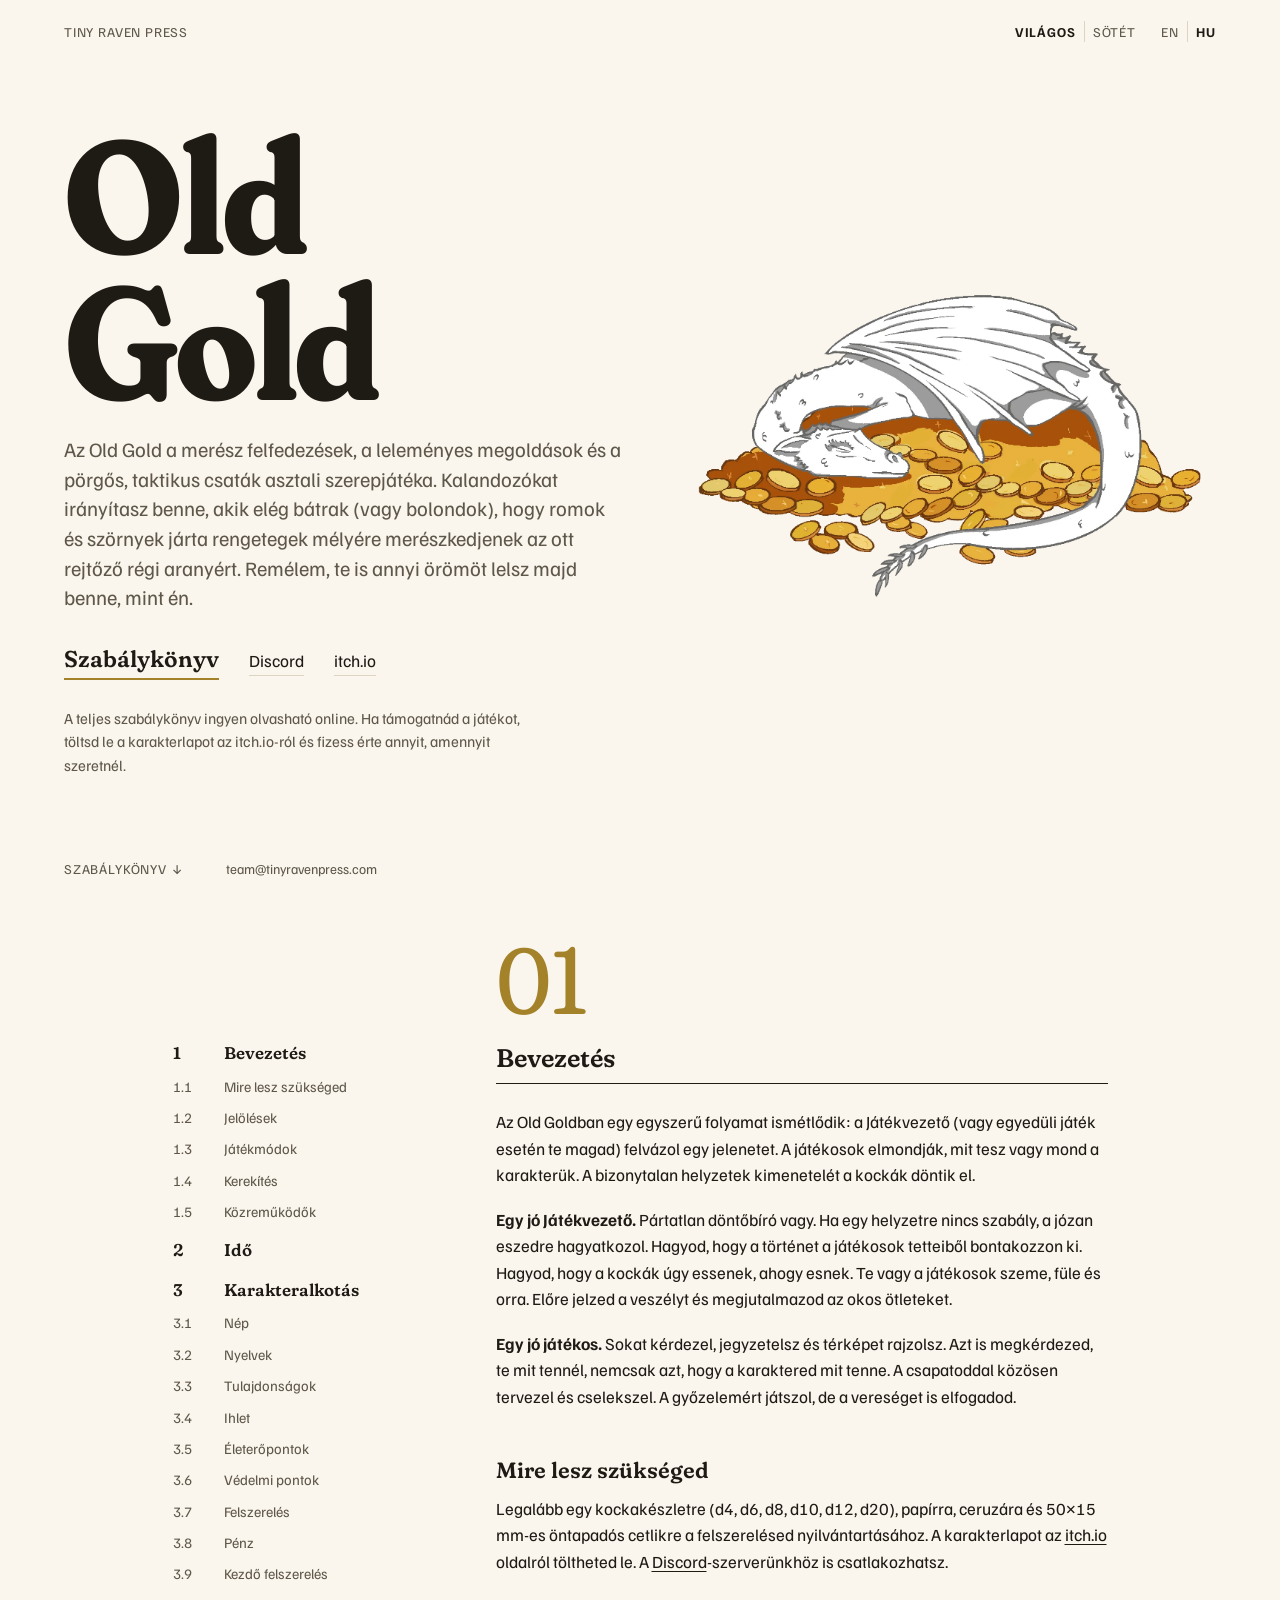
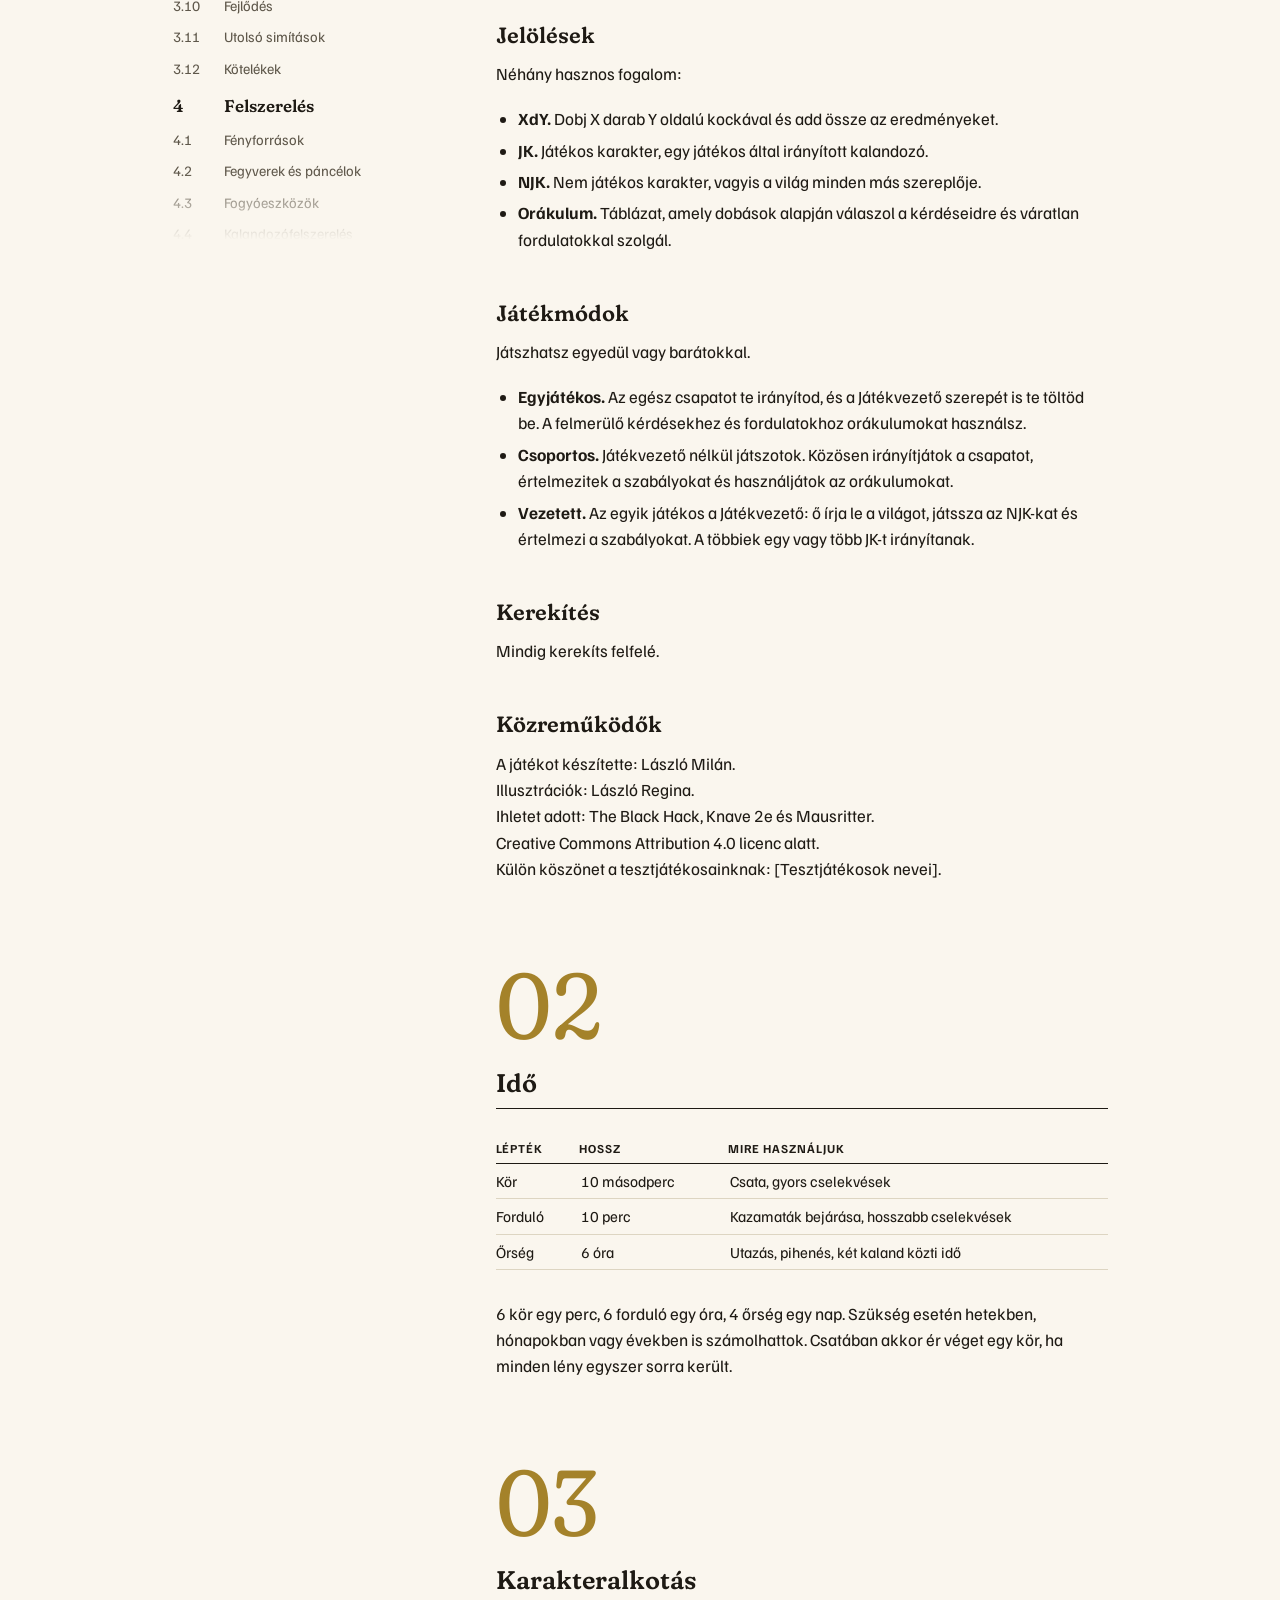
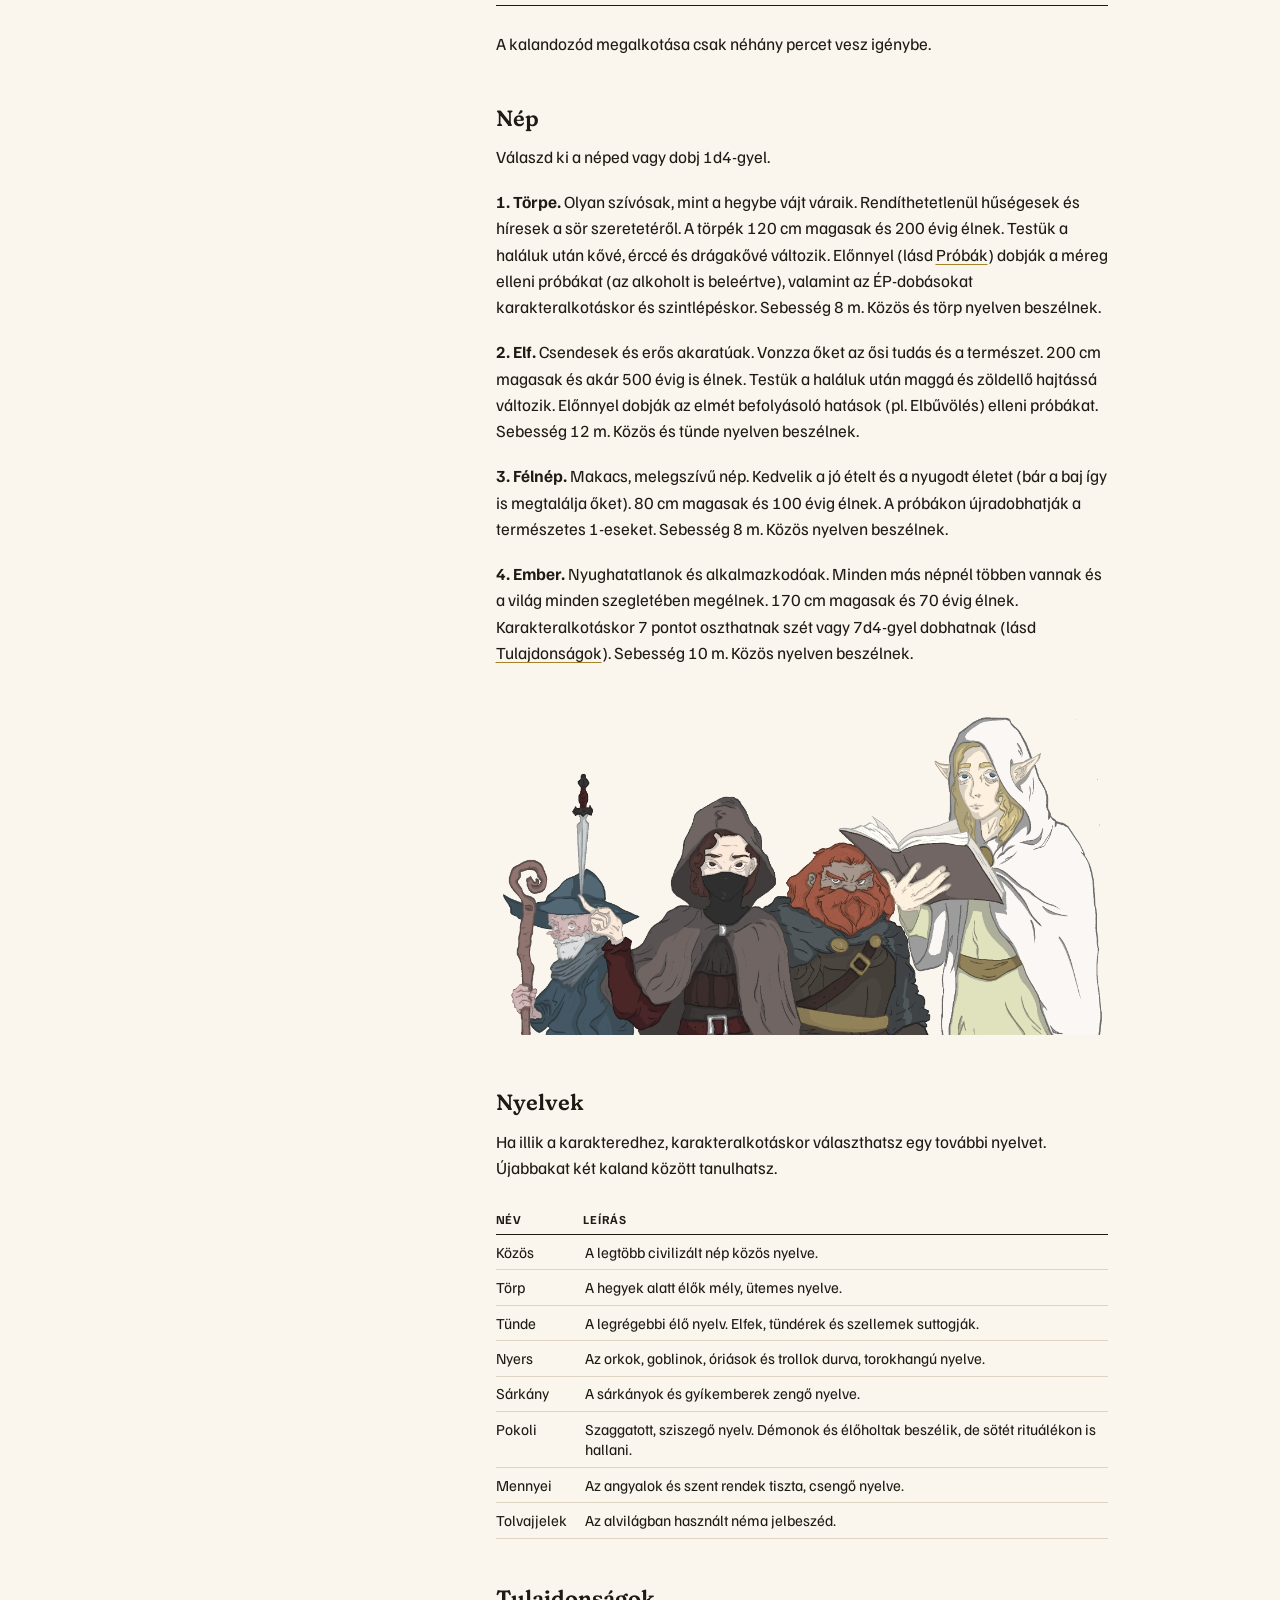
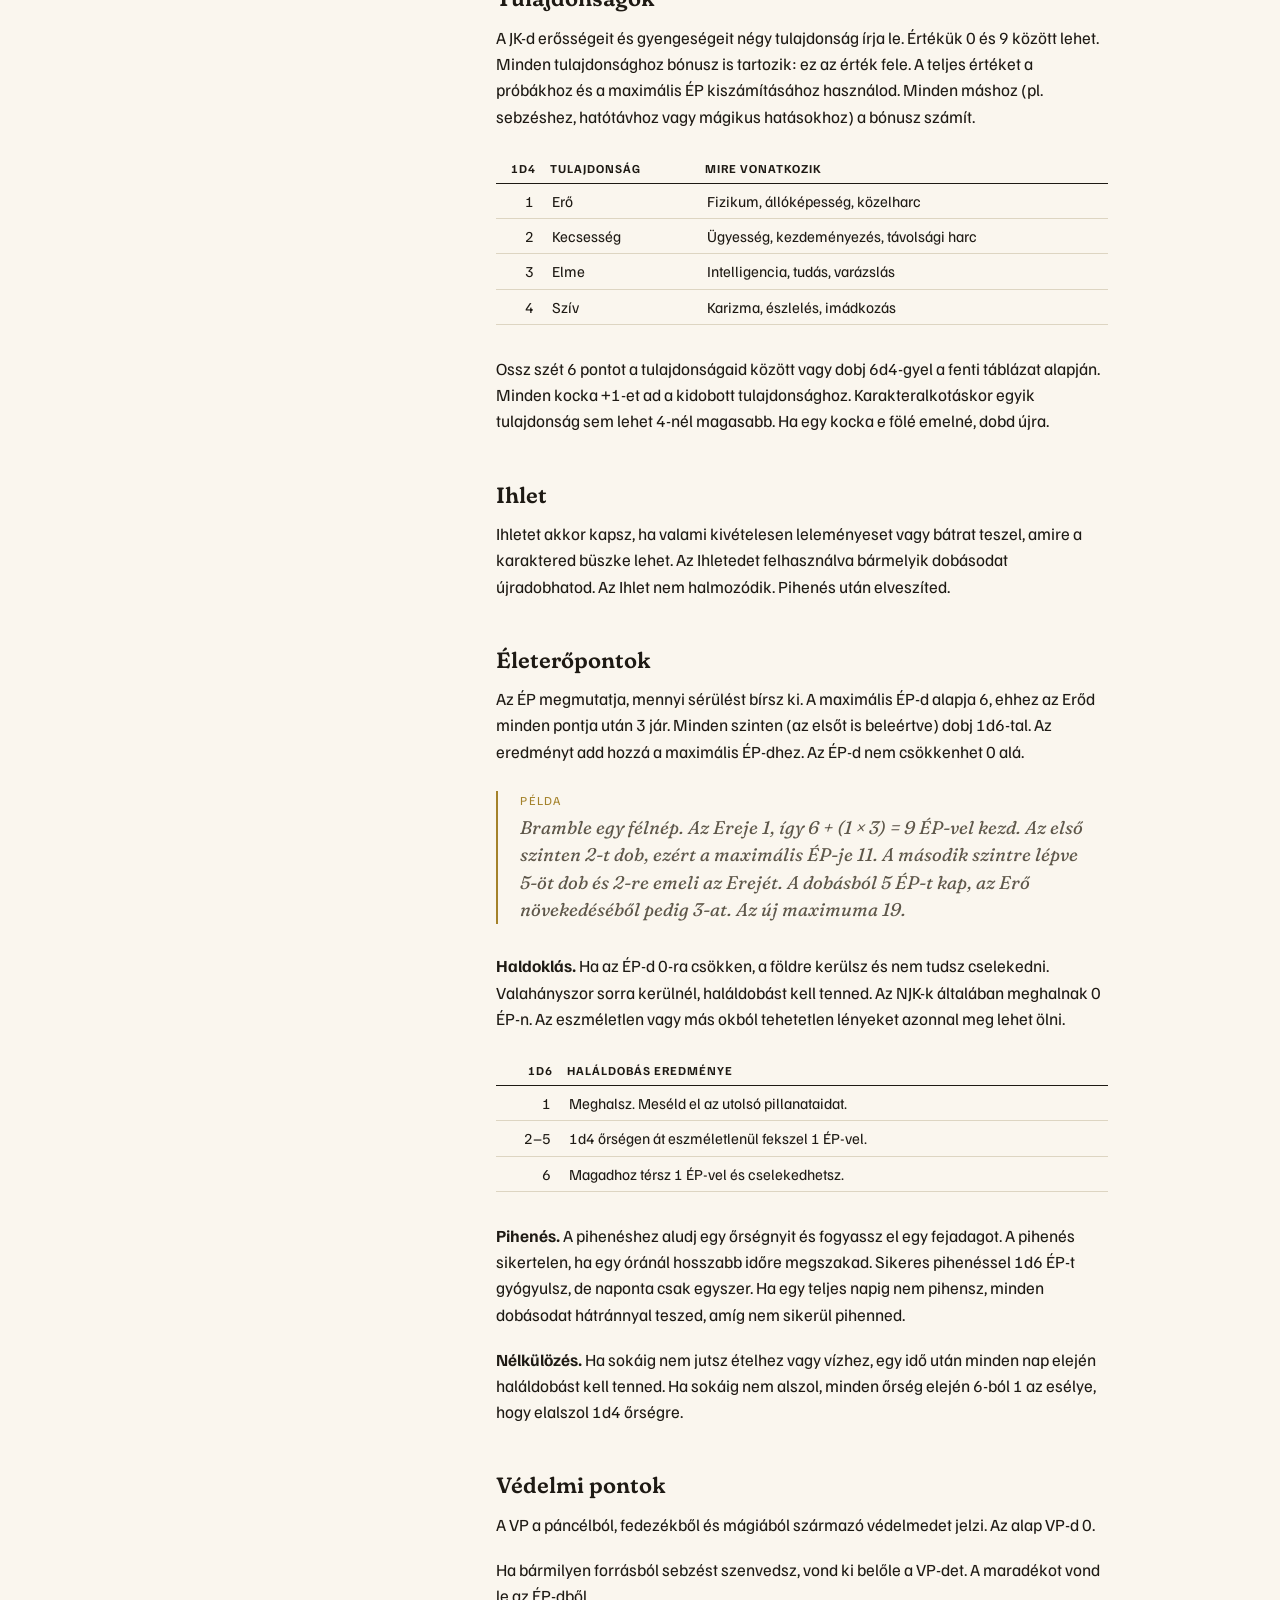
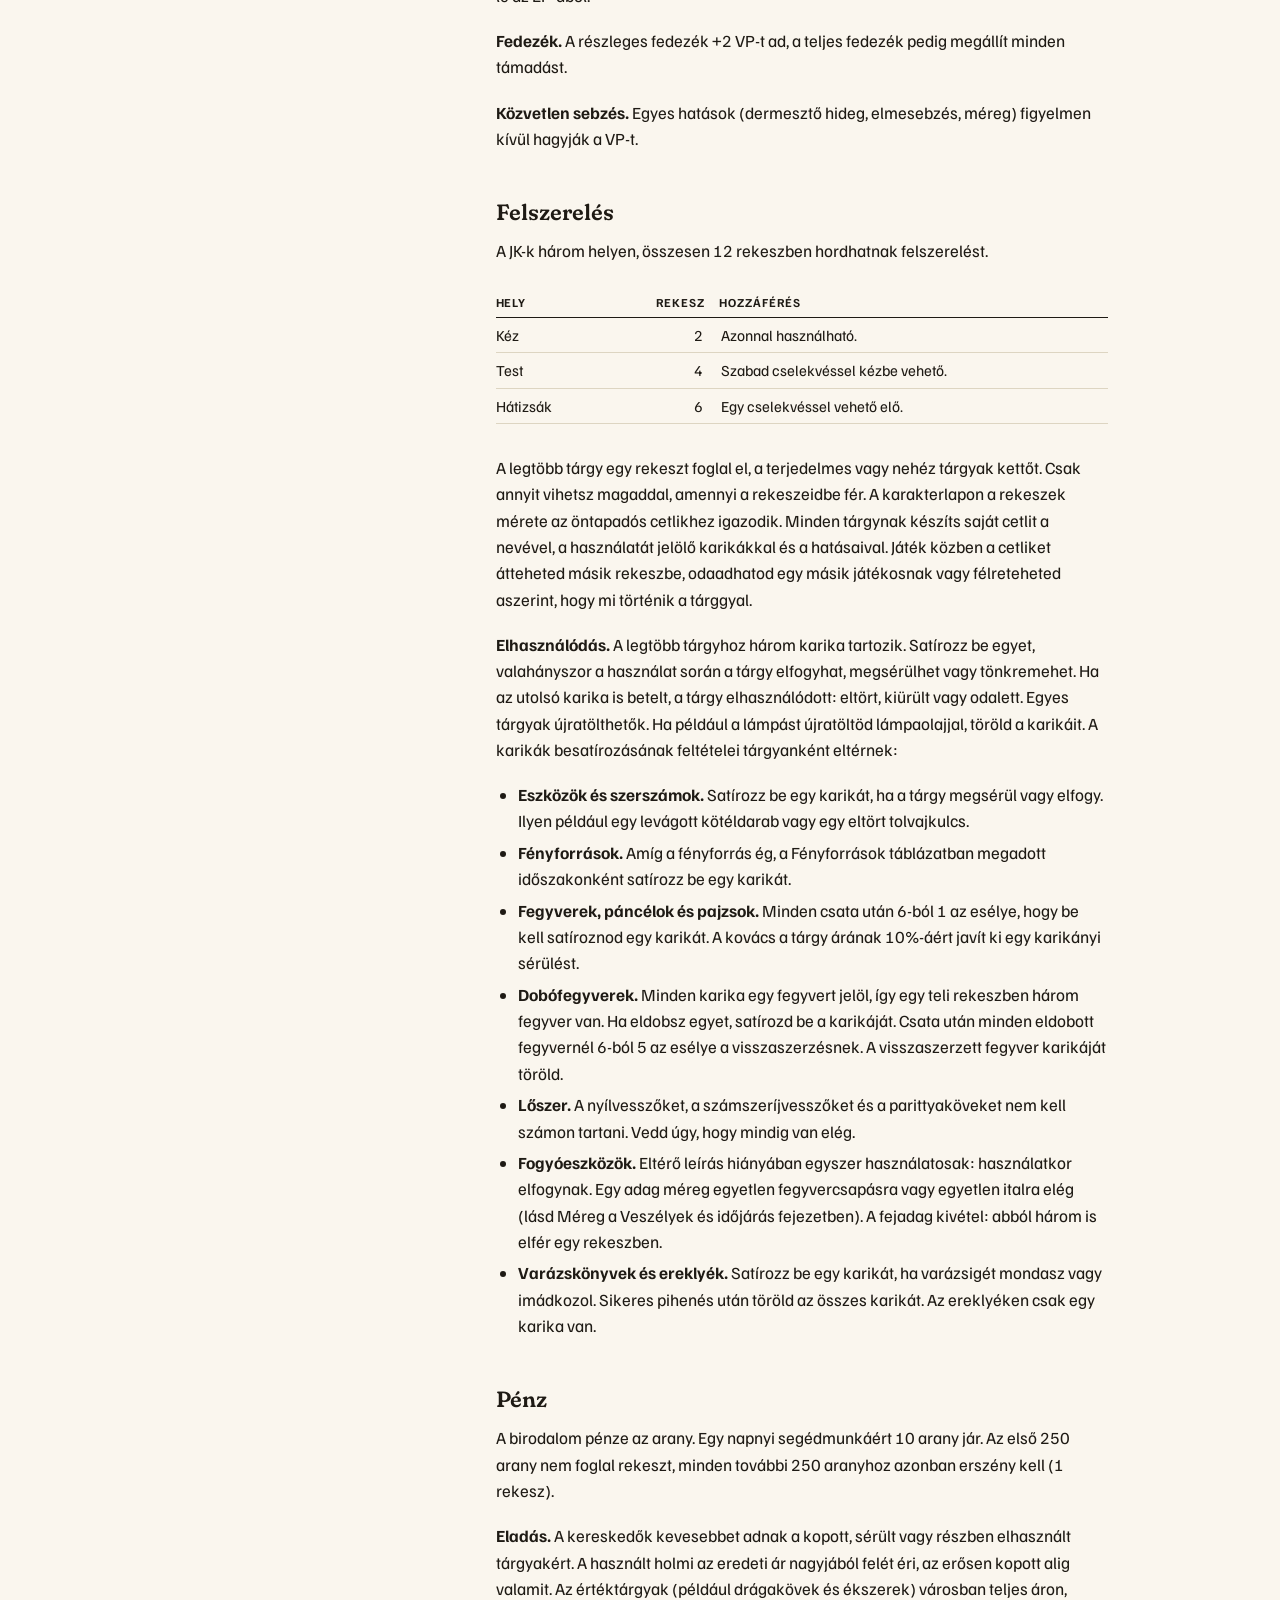
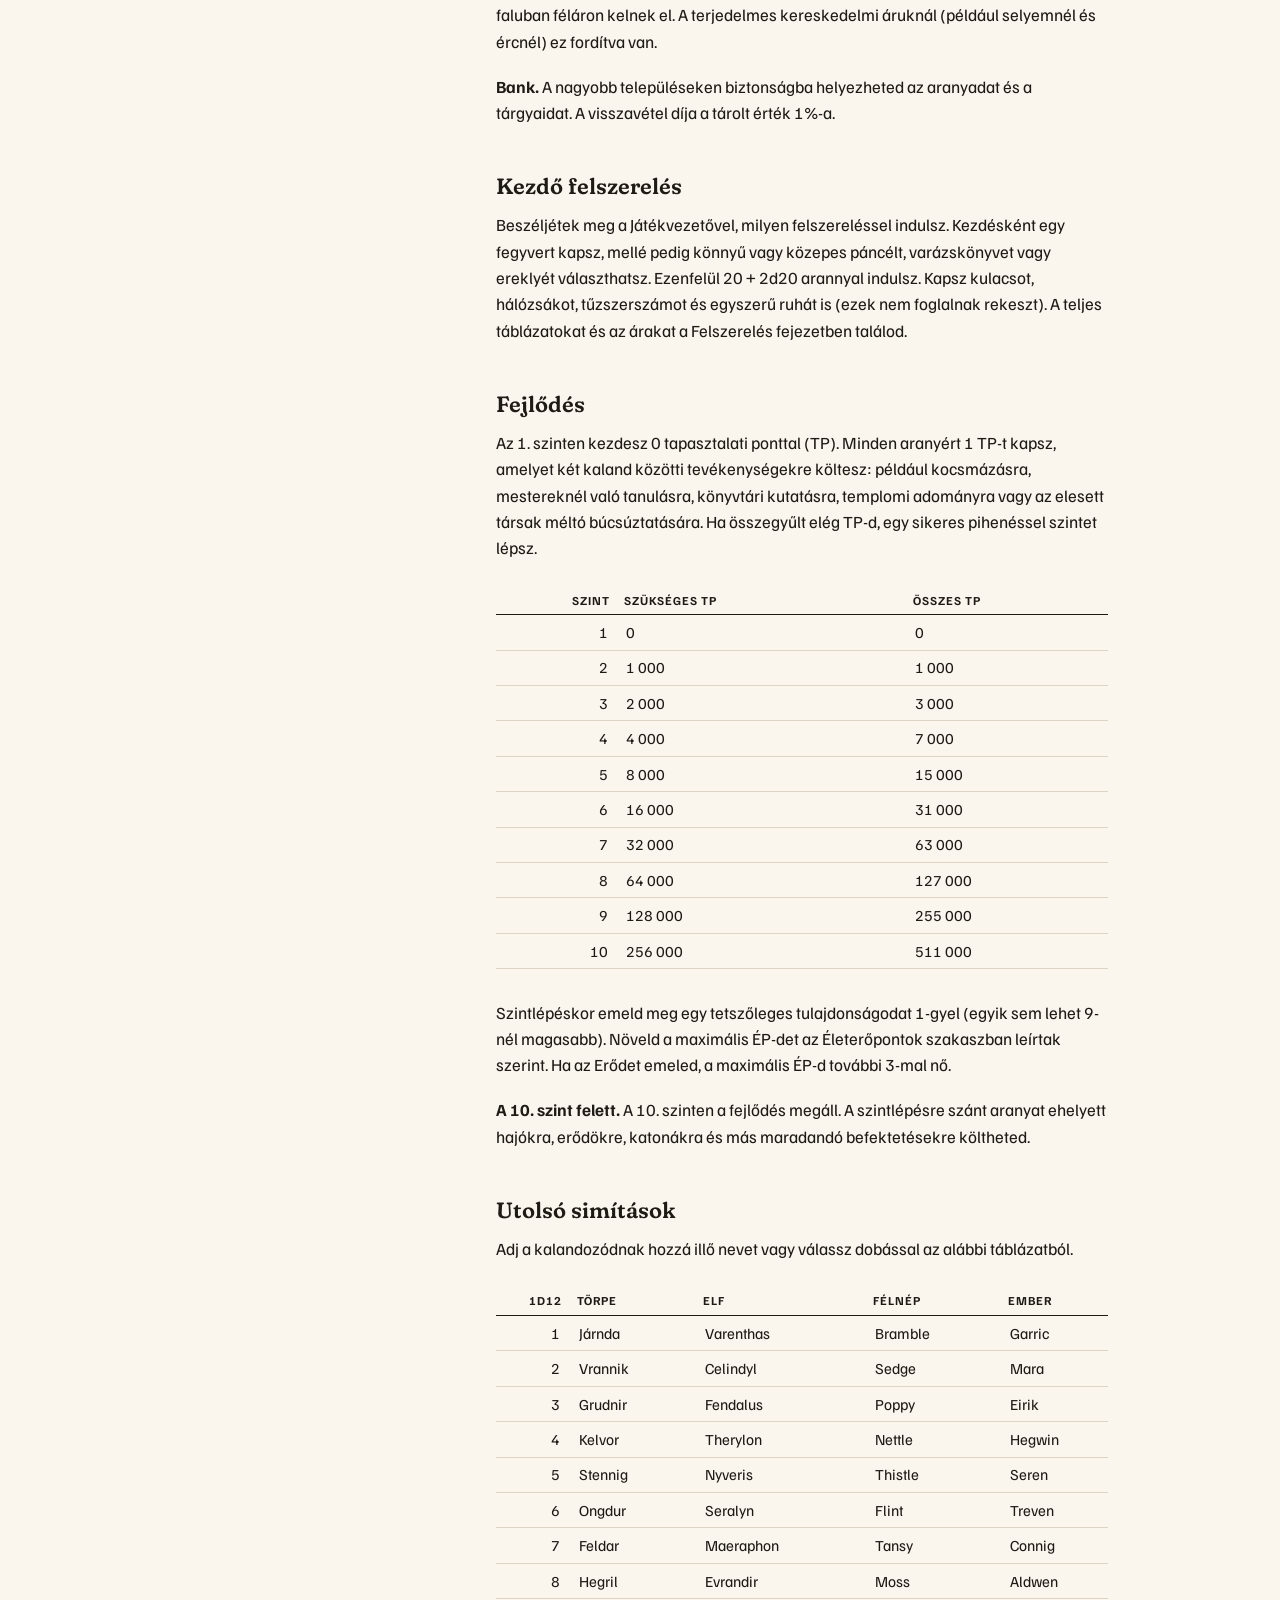
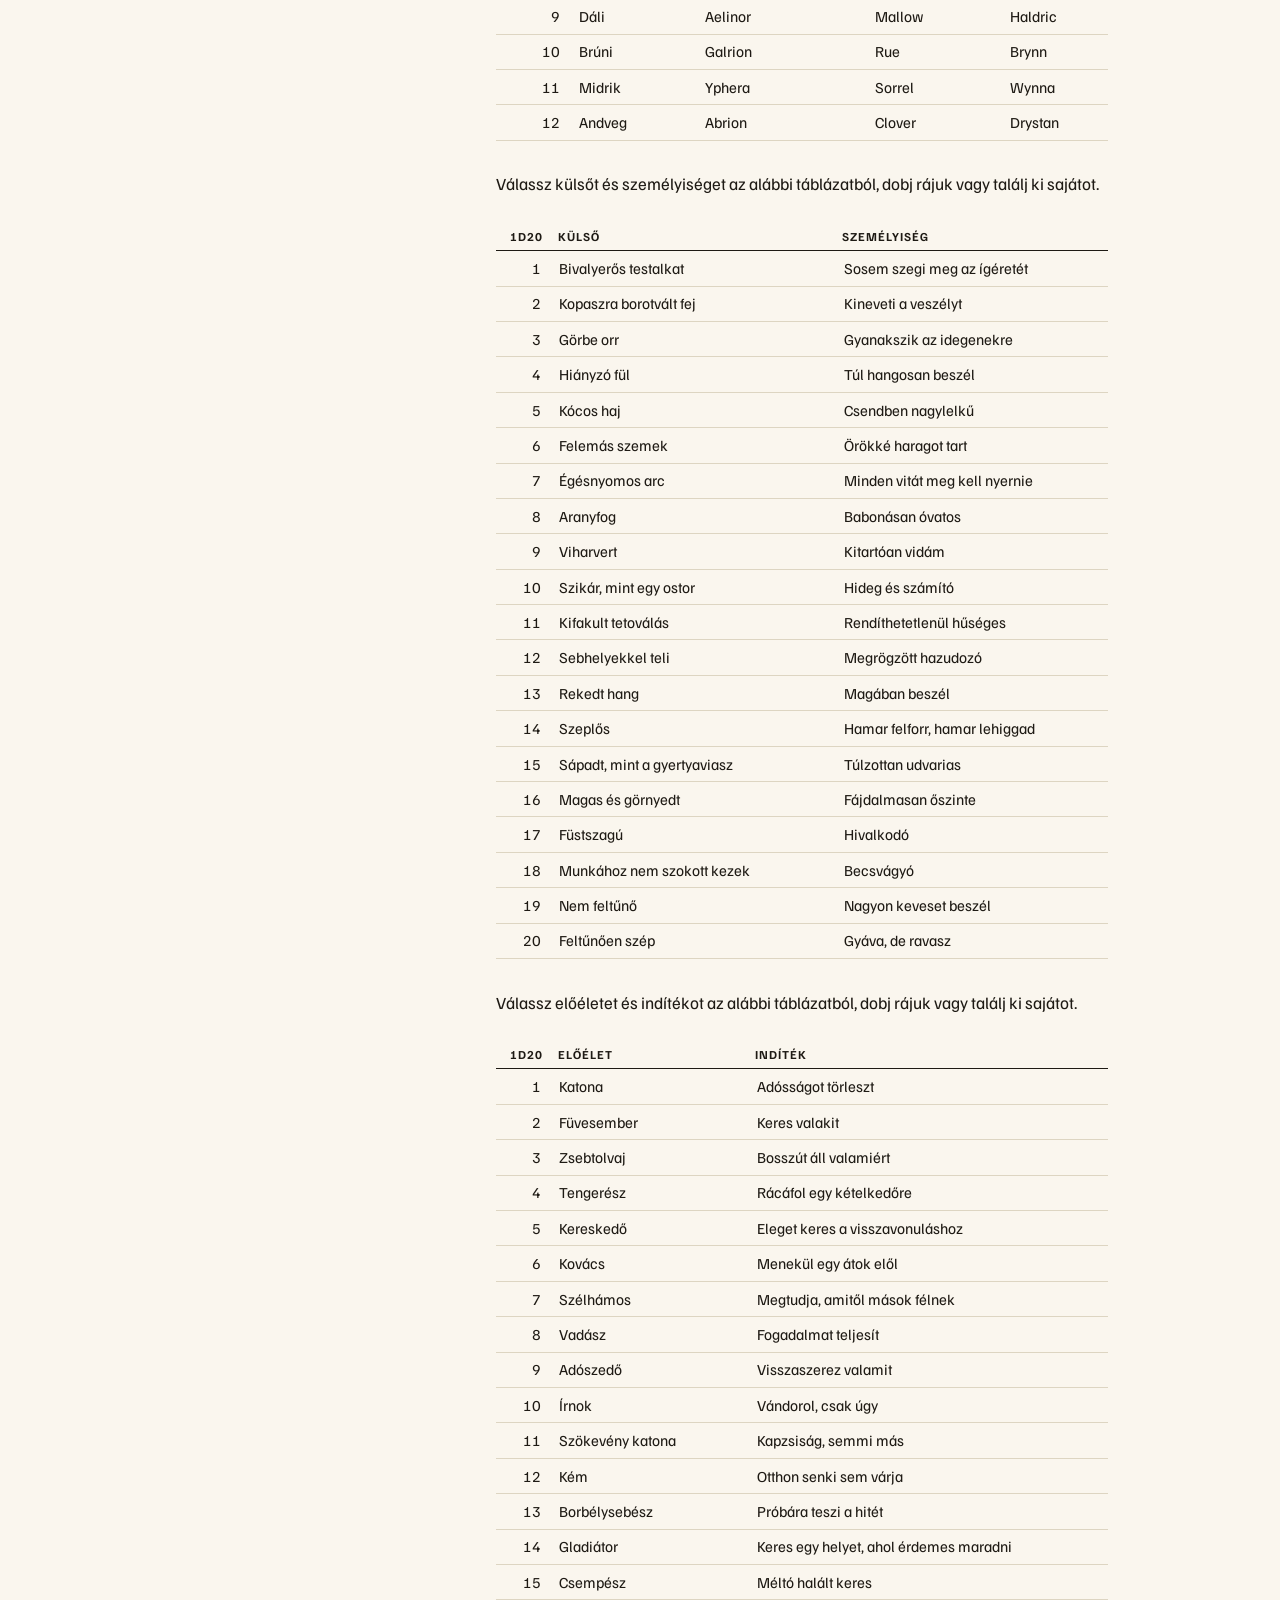
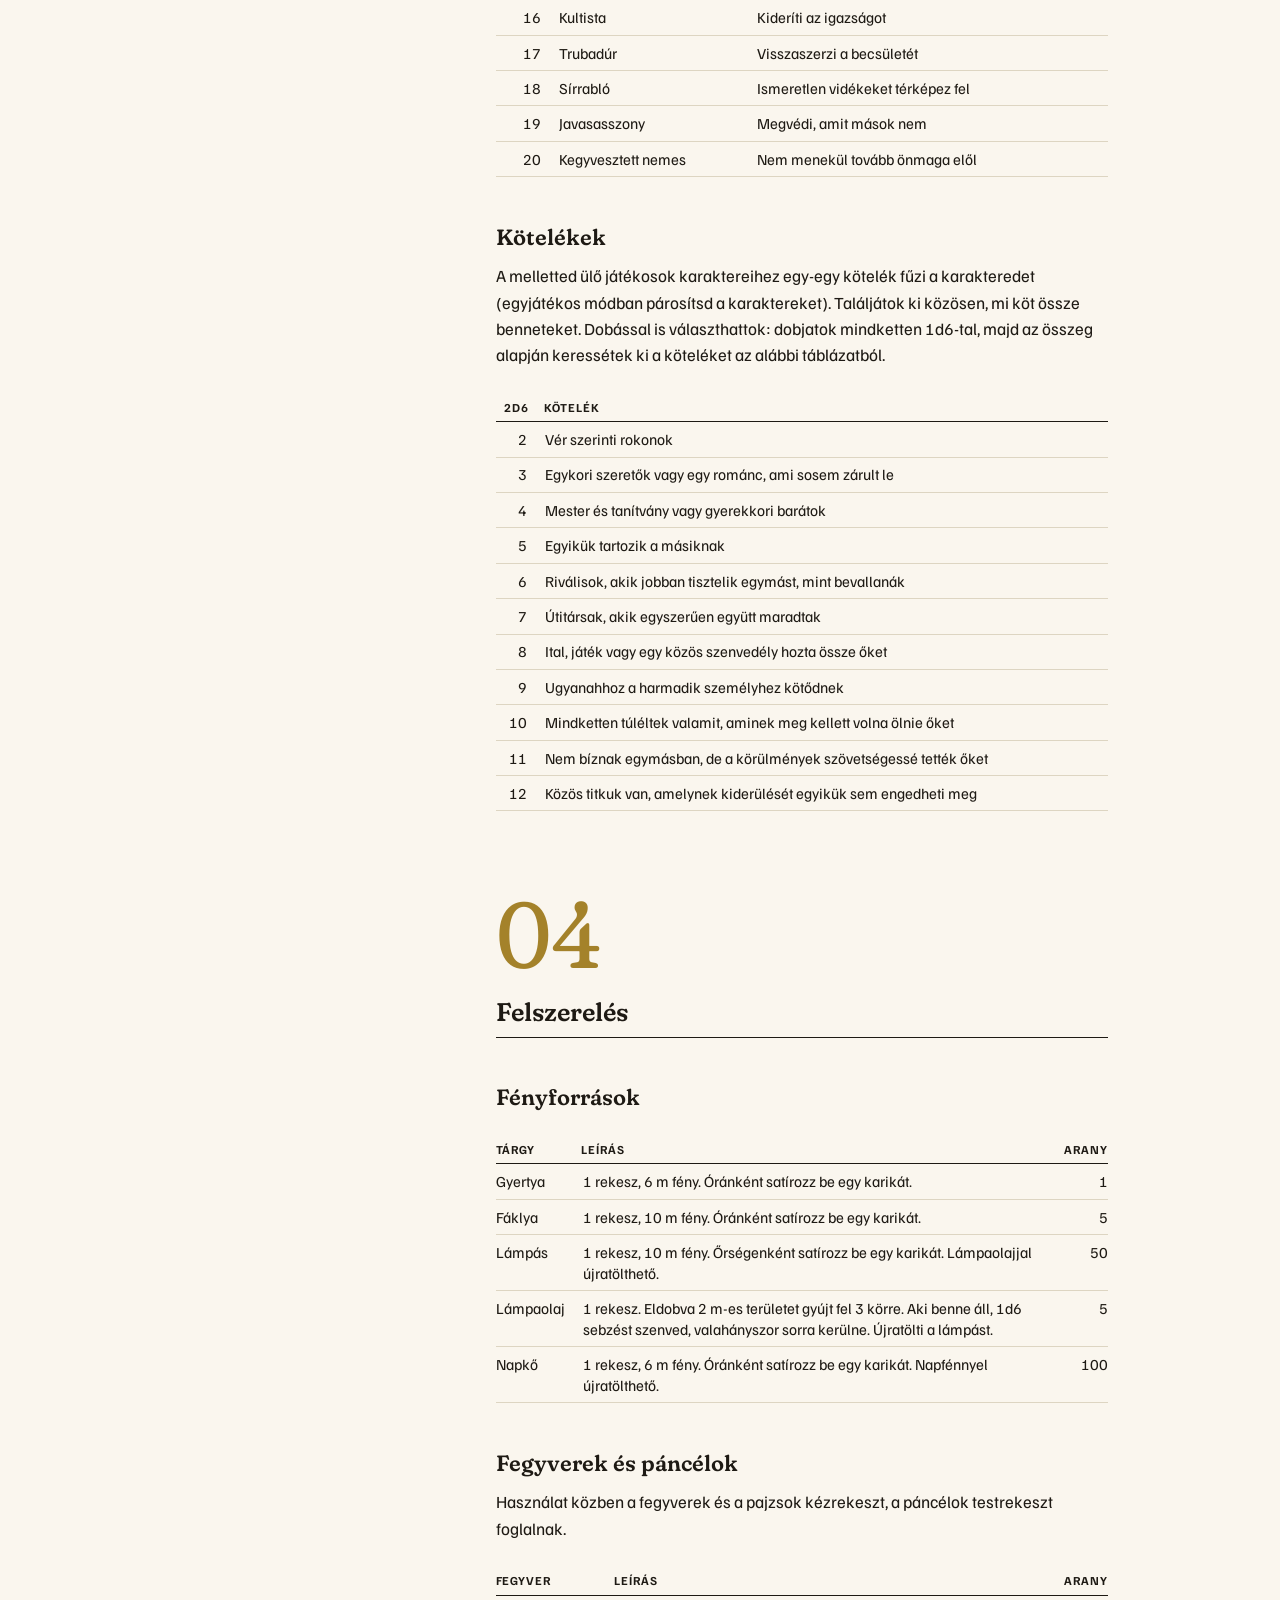
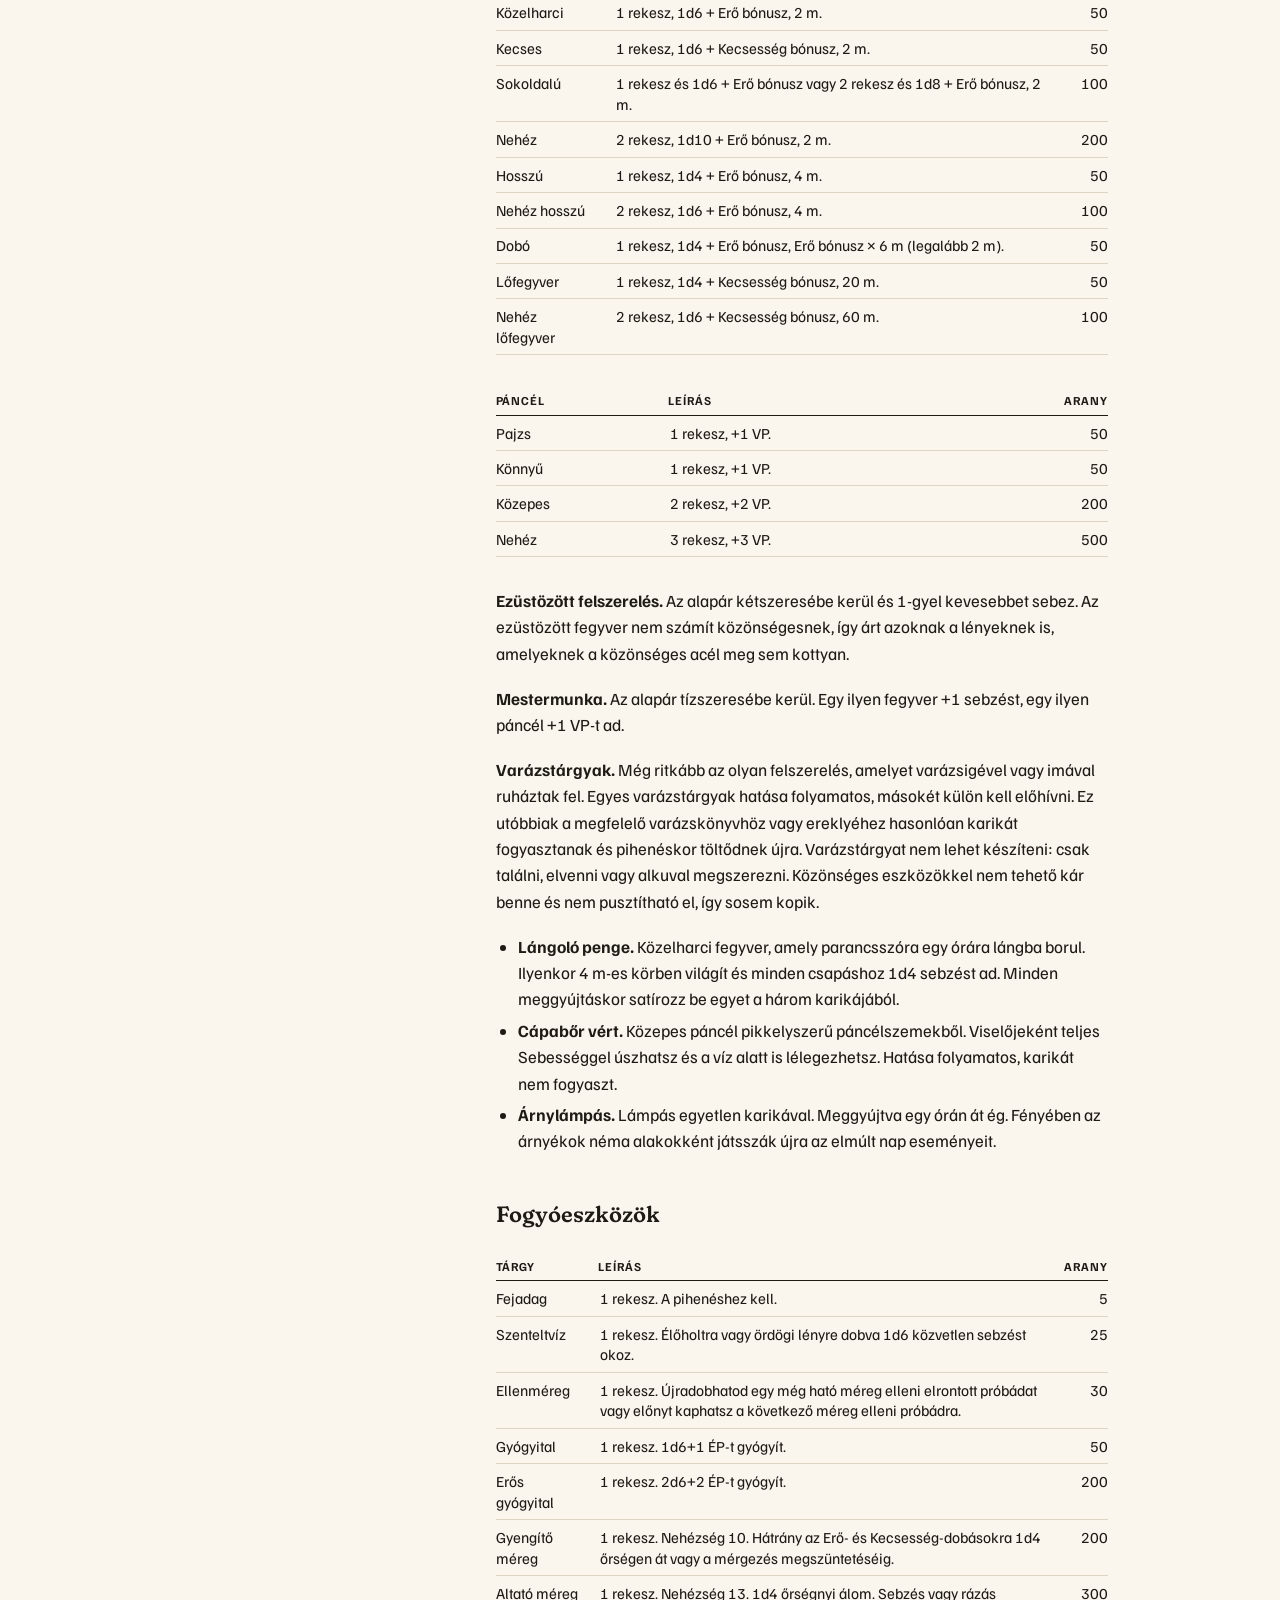
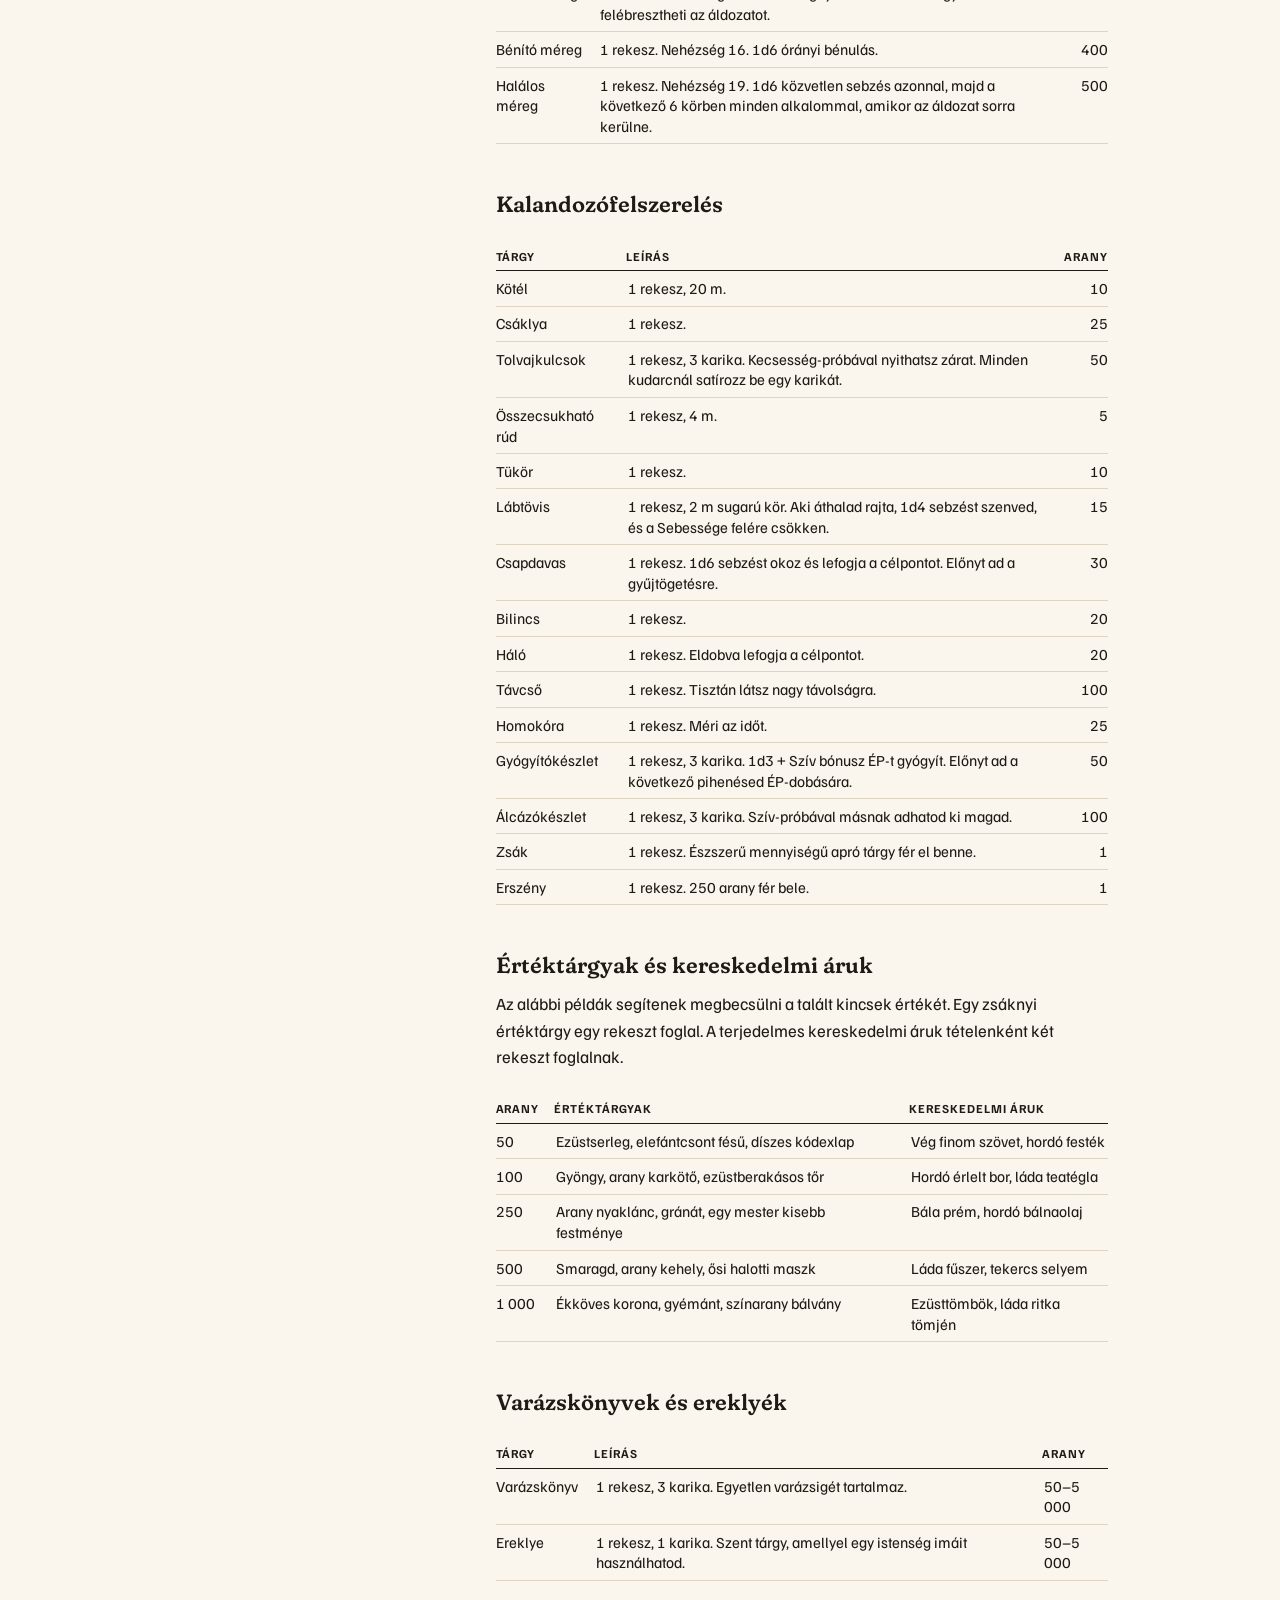
<file: hu/index.html>
<!DOCTYPE html>
<html lang="hu">
<head>
<meta charset="utf-8">
<meta name="viewport" content="width=device-width, initial-scale=1">
<title>Old Gold — fantasy kalandjáték</title>
<meta name="description" content="Fantasy kalandjáték a merész felfedezésről, a kreatív problémamegoldásról és a pörgős, taktikus harcról. A teljes szabálykönyv ingyen olvasható online.">
<meta name="theme-color" content="#faf6ee" media="(prefers-color-scheme: light)">
<meta name="theme-color" content="#17140f" media="(prefers-color-scheme: dark)">
<script>try{var t=localStorage.getItem('theme');if(t)document.documentElement.dataset.theme=t}catch(e){}</script>
<link rel="icon" href="../assets/img/favicon.png">
<link rel="canonical" href="https://oldgoldrpg.com/hu/">
<link rel="alternate" hreflang="hu" href="https://oldgoldrpg.com/hu/">
<link rel="alternate" hreflang="en" href="https://oldgoldrpg.com/">
<link rel="alternate" hreflang="x-default" href="https://oldgoldrpg.com/">
<meta property="og:type" content="website">
<meta property="og:url" content="https://oldgoldrpg.com/hu/">
<meta property="og:site_name" content="Old Gold">
<meta property="og:locale" content="hu_HU">
<meta property="og:title" content="Old Gold — fantasy kalandjáték">
<meta property="og:description" content="Fantasy kalandjáték OSR gyökerekkel és modern tervezéssel. A teljes szabálykönyv ingyen olvasható online.">
<meta property="og:image" content="https://oldgoldrpg.com/assets/img/og-image.png">
<meta property="og:image:width" content="1200">
<meta property="og:image:height" content="630">
<meta property="og:image:alt" content="Egy sárkány alszik összegömbölyödve egy aranyhalmon">
<meta name="twitter:card" content="summary_large_image">
<meta name="twitter:image" content="https://oldgoldrpg.com/assets/img/og-image.png">
<link rel="preload" href="../assets/fonts/fraunces-normal-latin.woff2" as="font" type="font/woff2" crossorigin>
<link rel="preload" href="../assets/fonts/familjen-grotesk-normal-latin.woff2" as="font" type="font/woff2" crossorigin>
<link rel="stylesheet" href="../assets/css/fonts.css">
<link rel="stylesheet" href="../assets/css/styles.css">
</head>
<body>
<a class="skip" href="#rules">Ugrás a szabályokhoz</a>

<header class="cover" id="top">
  <div class="cover-top">
    <span>Tiny Raven Press</span>
    <div><nav class="lang theme" aria-label="Színséma"><button type="button" data-theme-set="light">Világos</button><button type="button" data-theme-set="dark">Sötét</button></nav><nav class="lang" aria-label="Language"><a href="../" hreflang="en" lang="en" data-lang-switch>EN</a><span class="on" lang="hu">HU</span></nav></div>
  </div>
  <div class="cover-main">
    <div class="cover-text">
      <h1>Old Gold</h1>
      <p class="deck">Az Old Gold a merész felfedezések, a leleményes megoldások és a pörgős, taktikus csaták asztali szerepjátéka. Kalandozókat irányítasz benne, akik elég bátrak (vagy bolondok), hogy romok és szörnyek járta rengetegek mélyére merészkedjenek az ott rejtőző régi aranyért. Remélem, te is annyi örömöt lelsz majd benne, mint én.</p>
      <p class="actions">
        <a class="primary" href="#rules">Szabálykönyv</a>
        <a href="https://discord.gg/DE898XYqj" target="_blank" rel="noopener">Discord</a>
        <a href="https://tinyravenpress.itch.io/old-gold/" target="_blank" rel="noopener">itch.io</a>
      </p>
      <p class="note">A teljes szabálykönyv ingyen olvasható online. Ha támogatnád a játékot, töltsd le a karakterlapot az itch.io-ról és fizess érte annyit, amennyit szeretnél.</p>
    </div>
    <figure class="cover-art">
      <picture>
        <source type="image/webp" srcset="../assets/img/hero-cover-img.webp">
        <img src="../assets/img/hero-cover-img.png" alt="Egy sárkány alszik összegömbölyödve egy aranyhalmon" width="1450" height="1450" fetchpriority="high">
      </picture>
    </figure>
  </div>
  <div class="cover-bottom">
    <a href="#rules">Szabálykönyv ↓</a>
    <a href="mailto:team@tinyravenpress.com">team@tinyravenpress.com</a>
  </div>
</header>

<div class="reading">
  <nav class="index" aria-label="Tartalom"><ol class="toc"><li class="ch"><a href="#introduction"><span class="n">1</span><span class="t">Bevezetés</span></a><ol><li><a href="#what-you-need"><span class="n">1.1</span><span class="t">Mire lesz szükséged</span></a></li><li><a href="#game-notations"><span class="n">1.2</span><span class="t">Jelölések</span></a></li><li><a href="#modes-of-play"><span class="n">1.3</span><span class="t">Játékmódok</span></a></li><li><a href="#rounding"><span class="n">1.4</span><span class="t">Kerekítés</span></a></li><li><a href="#credits"><span class="n">1.5</span><span class="t">Közreműködők</span></a></li></ol></li><li class="ch"><a href="#time"><span class="n">2</span><span class="t">Idő</span></a></li><li class="ch"><a href="#character-creation"><span class="n">3</span><span class="t">Karakteralkotás</span></a><ol><li><a href="#ancestry"><span class="n">3.1</span><span class="t">Nép</span></a></li><li><a href="#languages"><span class="n">3.2</span><span class="t">Nyelvek</span></a></li><li><a href="#attributes"><span class="n">3.3</span><span class="t">Tulajdonságok</span></a></li><li><a href="#inspiration"><span class="n">3.4</span><span class="t">Ihlet</span></a></li><li><a href="#health-points"><span class="n">3.5</span><span class="t">Életerőpontok</span></a></li><li><a href="#defense-points"><span class="n">3.6</span><span class="t">Védelmi pontok</span></a></li><li><a href="#inventory"><span class="n">3.7</span><span class="t">Felszerelés</span></a></li><li><a href="#coinage"><span class="n">3.8</span><span class="t">Pénz</span></a></li><li><a href="#starting-equipment"><span class="n">3.9</span><span class="t">Kezdő felszerelés</span></a></li><li><a href="#advancement"><span class="n">3.10</span><span class="t">Fejlődés</span></a></li><li><a href="#finishing-touches"><span class="n">3.11</span><span class="t">Utolsó simítások</span></a></li><li><a href="#bonds"><span class="n">3.12</span><span class="t">Kötelékek</span></a></li></ol></li><li class="ch"><a href="#equipment"><span class="n">4</span><span class="t">Felszerelés</span></a><ol><li><a href="#light-sources"><span class="n">4.1</span><span class="t">Fényforrások</span></a></li><li><a href="#weapons-armor"><span class="n">4.2</span><span class="t">Fegyverek és páncélok</span></a></li><li><a href="#consumables"><span class="n">4.3</span><span class="t">Fogyóeszközök</span></a></li><li><a href="#adventuring-gear"><span class="n">4.4</span><span class="t">Kalandozófelszerelés</span></a></li><li><a href="#valuables-trade-goods"><span class="n">4.5</span><span class="t">Értéktárgyak és kereskedelmi áruk</span></a></li><li><a href="#spellbooks-relics"><span class="n">4.6</span><span class="t">Varázskönyvek és ereklyék</span></a></li></ol></li><li class="ch"><a href="#challenges"><span class="n">5</span><span class="t">Próbák</span></a></li><li class="ch"><a href="#actions"><span class="n">6</span><span class="t">Cselekvések</span></a><ol><li><a href="#initiative"><span class="n">6.1</span><span class="t">Kezdeményezés</span></a></li><li><a href="#movement"><span class="n">6.2</span><span class="t">Mozgás</span></a></li><li><a href="#main-actions"><span class="n">6.3</span><span class="t">Fő cselekvések</span></a></li><li><a href="#free-actions"><span class="n">6.4</span><span class="t">Szabad cselekvések</span></a></li></ol></li><li class="ch"><a href="#combat"><span class="n">7</span><span class="t">Csata</span></a><ol><li><a href="#conditions"><span class="n">7.1</span><span class="t">Állapotok</span></a></li><li><a href="#morale"><span class="n">7.2</span><span class="t">Morál</span></a></li></ol></li><li class="ch"><a href="#magic"><span class="n">8</span><span class="t">Mágia</span></a><ol><li><a href="#casting"><span class="n">8.1</span><span class="t">Varázslás</span></a></li><li><a href="#example-spellbooks"><span class="n">8.2</span><span class="t">Példák varázskönyvekre</span></a></li><li><a href="#example-relics"><span class="n">8.3</span><span class="t">Példák ereklyékre</span></a></li><li><a href="#deities"><span class="n">8.4</span><span class="t">Istenségek</span></a></li></ol></li><li class="ch"><a href="#hazards-weather-effects"><span class="n">9</span><span class="t">Veszélyek és időjárás</span></a></li><li class="ch"><a href="#overland-travel"><span class="n">10</span><span class="t">Utazás</span></a></li><li class="ch"><a href="#dungeon-delving"><span class="n">11</span><span class="t">Kazamaták</span></a></li><li class="ch"><a href="#random-encounters"><span class="n">12</span><span class="t">Véletlen találkozások</span></a></li><li class="ch"><a href="#treasure"><span class="n">13</span><span class="t">Kincs</span></a></li><li class="ch"><a href="#recruiting"><span class="n">14</span><span class="t">Toborzás</span></a><ol><li><a href="#hirelings"><span class="n">14.1</span><span class="t">Bérencek</span></a></li><li><a href="#mercenaries"><span class="n">14.2</span><span class="t">Zsoldosok</span></a></li><li><a href="#availability"><span class="n">14.3</span><span class="t">Elérhetőség</span></a></li><li><a href="#companions"><span class="n">14.4</span><span class="t">Társak</span></a></li></ol></li><li class="ch"><a href="#warfare"><span class="n">15</span><span class="t">Hadviselés</span></a></li><li class="ch"><a href="#construction"><span class="n">16</span><span class="t">Építkezés</span></a></li><li class="ch"><a href="#cost-of-living"><span class="n">17</span><span class="t">Megélhetés</span></a></li><li class="ch"><a href="#oracles"><span class="n">18</span><span class="t">Orákulumok</span></a><ol><li><a href="#yesno-oracle"><span class="n">18.1</span><span class="t">Igen/nem orákulum</span></a></li><li><a href="#solo-d6-oracle"><span class="n">18.2</span><span class="t">Egyjátékos d6 orákulum</span></a></li><li><a href="#action-theme"><span class="n">18.3</span><span class="t">Cselekvés és téma</span></a></li><li><a href="#adventure-seeds"><span class="n">18.4</span><span class="t">Kalandmagok</span></a></li><li><a href="#settlement-names"><span class="n">18.5</span><span class="t">Településnevek</span></a></li><li><a href="#dungeon-names"><span class="n">18.6</span><span class="t">Kazamatanevek</span></a></li></ol></li><li class="ch"><a href="#bestiary"><span class="n">19</span><span class="t">Bestiárium</span></a></li></ol></nav>

  <main class="rules" id="rules">
    <section class="chapter" data-number="1"><h2 id="introduction"><span class="num">1</span><span class="t">Bevezetés</span></h2>
<p>Az Old Goldban egy egyszerű folyamat ismétlődik: a Játékvezető (vagy egyedüli játék esetén te magad) felvázol egy jelenetet. A játékosok elmondják, mit tesz vagy mond a karakterük. A bizonytalan helyzetek kimenetelét a kockák döntik el.</p>
<p class="rule"><strong>Egy jó Játékvezető.</strong> Pártatlan döntőbíró vagy. Ha egy helyzetre nincs szabály, a józan eszedre hagyatkozol. Hagyod, hogy a történet a játékosok tetteiből bontakozzon ki. Hagyod, hogy a kockák úgy essenek, ahogy esnek. Te vagy a játékosok szeme, füle és orra. Előre jelzed a veszélyt és megjutalmazod az okos ötleteket.</p>
<p class="rule"><strong>Egy jó játékos.</strong> Sokat kérdezel, jegyzetelsz és térképet rajzolsz. Azt is megkérdezed, te mit tennél, nemcsak azt, hogy a karaktered mit tenne. A csapatoddal közösen tervezel és cselekszel. A győzelemért játszol, de a vereséget is elfogadod.</p>
<h3 id="what-you-need"><span class="num">1.1</span><span class="t">Mire lesz szükséged</span></h3>
<p>Legalább egy kockakészletre (d4, d6, d8, d10, d12, d20), papírra, ceruzára és 50×15 mm-es öntapadós cetlikre a felszerelésed nyilvántartásához. A karakterlapot az <a href="https://tinyravenpress.itch.io/old-gold/" target="_blank" rel="noopener">itch.io</a> oldalról töltheted le. A <a href="https://discord.gg/DE898XYqj" target="_blank" rel="noopener">Discord</a>-szerverünkhöz is csatlakozhatsz.</p>
<h3 id="game-notations"><span class="num">1.2</span><span class="t">Jelölések</span></h3>
<p>Néhány hasznos fogalom:</p>
<ul>
<li><strong>XdY.</strong> Dobj X darab Y oldalú kockával és add össze az eredményeket.</li>
<li><strong>JK.</strong> Játékos karakter, egy játékos által irányított kalandozó.</li>
<li><strong>NJK.</strong> Nem játékos karakter, vagyis a világ minden más szereplője.</li>
<li><strong>Orákulum.</strong> Táblázat, amely dobások alapján válaszol a kérdéseidre és váratlan fordulatokkal szolgál.</li>
</ul>
<h3 id="modes-of-play"><span class="num">1.3</span><span class="t">Játékmódok</span></h3>
<p>Játszhatsz egyedül vagy barátokkal.</p>
<ul>
<li><strong>Egyjátékos.</strong> Az egész csapatot te irányítod, és a Játékvezető szerepét is te töltöd be. A felmerülő kérdésekhez és fordulatokhoz orákulumokat használsz.</li>
<li><strong>Csoportos.</strong> Játékvezető nélkül játszotok. Közösen irányítjátok a csapatot, értelmezitek a szabályokat és használjátok az orákulumokat.</li>
<li><strong>Vezetett.</strong> Az egyik játékos a Játékvezető: ő írja le a világot, játssza az NJK-kat és értelmezi a szabályokat. A többiek egy vagy több JK-t irányítanak.</li>
</ul>
<h3 id="rounding"><span class="num">1.4</span><span class="t">Kerekítés</span></h3>
<p>Mindig kerekíts felfelé.</p>
<h3 id="credits"><span class="num">1.5</span><span class="t">Közreműködők</span></h3>
<p>A játékot készítette: László Milán.<br>Illusztrációk: László Regina.<br>Ihletet adott: The Black Hack, Knave 2e és Mausritter.<br>Creative Commons Attribution 4.0 licenc alatt.<br>Külön köszönet a tesztjátékosainknak: [Tesztjátékosok nevei].</p>
</section>
<section class="chapter" data-number="2"><h2 id="time"><span class="num">2</span><span class="t">Idő</span></h2>
<div class="table-wrap"><table>
<thead>
<tr>
<th>Lépték</th>
<th>Hossz</th>
<th>Mire használjuk</th>
</tr>
</thead>
<tbody><tr>
<td>Kör</td>
<td>10 másodperc</td>
<td>Csata, gyors cselekvések</td>
</tr>
<tr>
<td>Forduló</td>
<td>10 perc</td>
<td>Kazamaták bejárása, hosszabb cselekvések</td>
</tr>
<tr>
<td>Őrség</td>
<td>6 óra</td>
<td>Utazás, pihenés, két kaland közti idő</td>
</tr>
</tbody></table></div>
<p>6 kör egy perc, 6 forduló egy óra, 4 őrség egy nap. Szükség esetén hetekben, hónapokban vagy években is számolhattok. Csatában akkor ér véget egy kör, ha minden lény egyszer sorra került.</p>
</section>
<section class="chapter" data-number="3"><h2 id="character-creation"><span class="num">3</span><span class="t">Karakteralkotás</span></h2>
<p>A kalandozód megalkotása csak néhány percet vesz igénybe.</p>
<h3 id="ancestry"><span class="num">3.1</span><span class="t">Nép</span></h3>
<p>Válaszd ki a néped vagy dobj 1d4-gyel.</p>
<p class="rule"><strong>1. Törpe.</strong> Olyan szívósak, mint a hegybe vájt váraik. Rendíthetetlenül hűségesek és híresek a sör szeretetéről. A törpék 120 cm magasak és 200 évig élnek. Testük a haláluk után kővé, érccé és drágakővé változik. Előnnyel (lásd <a class="xref" href="#challenges">Próbák</a>) dobják a méreg elleni próbákat (az alkoholt is beleértve), valamint az ÉP-dobásokat karakteralkotáskor és szintlépéskor. Sebesség 8 m. Közös és törp nyelven beszélnek.</p>
<p class="rule"><strong>2. Elf.</strong> Csendesek és erős akaratúak. Vonzza őket az ősi tudás és a természet. 200 cm magasak és akár 500 évig is élnek. Testük a haláluk után maggá és zöldellő hajtássá változik. Előnnyel dobják az elmét befolyásoló hatások (pl. Elbűvölés) elleni próbákat. Sebesség 12 m. Közös és tünde nyelven beszélnek.</p>
<p class="rule"><strong>3. Félnép.</strong> Makacs, melegszívű nép. Kedvelik a jó ételt és a nyugodt életet (bár a baj így is megtalálja őket). 80 cm magasak és 100 évig élnek. A próbákon újradobhatják a természetes 1-eseket. Sebesség 8 m. Közös nyelven beszélnek.</p>
<p class="rule"><strong>4. Ember.</strong> Nyughatatlanok és alkalmazkodóak. Minden más népnél többen vannak és a világ minden szegletében megélnek. 170 cm magasak és 70 évig élnek. Karakteralkotáskor 7 pontot oszthatnak szét vagy 7d4-gyel dobhatnak (lásd <a class="xref" href="#attributes">Tulajdonságok</a>). Sebesség 10 m. Közös nyelven beszélnek.</p>
<figure class="plate plate-ancestries"><picture><source type="image/webp" srcset="../assets/img/ancestries.webp"><img src="../assets/img/ancestries.png" alt="Négy kalandozó áll együtt: egy botot tartó félnép, egy csuklyás ember, egy vörös szakállú törpe és egy magas, könyvet olvasó elf." loading="lazy" decoding="async" width="2133" height="1138"></picture></figure>
<h3 id="languages"><span class="num">3.2</span><span class="t">Nyelvek</span></h3>
<p>Ha illik a karakteredhez, karakteralkotáskor választhatsz egy további nyelvet. Újabbakat két kaland között tanulhatsz.</p>
<div class="table-wrap"><table>
<thead>
<tr>
<th>Név</th>
<th>Leírás</th>
</tr>
</thead>
<tbody><tr>
<td>Közös</td>
<td>A legtöbb civilizált nép közös nyelve.</td>
</tr>
<tr>
<td>Törp</td>
<td>A hegyek alatt élők mély, ütemes nyelve.</td>
</tr>
<tr>
<td>Tünde</td>
<td>A legrégebbi élő nyelv. Elfek, tündérek és szellemek suttogják.</td>
</tr>
<tr>
<td>Nyers</td>
<td>Az orkok, goblinok, óriások és trollok durva, torokhangú nyelve.</td>
</tr>
<tr>
<td>Sárkány</td>
<td>A sárkányok és gyíkemberek zengő nyelve.</td>
</tr>
<tr>
<td>Pokoli</td>
<td>Szaggatott, sziszegő nyelv. Démonok és élőholtak beszélik, de sötét rituálékon is hallani.</td>
</tr>
<tr>
<td>Mennyei</td>
<td>Az angyalok és szent rendek tiszta, csengő nyelve.</td>
</tr>
<tr>
<td>Tolvajjelek</td>
<td>Az alvilágban használt néma jelbeszéd.</td>
</tr>
</tbody></table></div>
<h3 id="attributes"><span class="num">3.3</span><span class="t">Tulajdonságok</span></h3>
<p>A JK-d erősségeit és gyengeségeit négy tulajdonság írja le. Értékük 0 és 9 között lehet. Minden tulajdonsághoz bónusz is tartozik: ez az érték fele. A teljes értéket a próbákhoz és a maximális ÉP kiszámításához használod. Minden máshoz (pl. sebzéshez, hatótávhoz vagy mágikus hatásokhoz) a bónusz számít.</p>
<div class="table-wrap"><table>
<thead>
<tr>
<th class="numeric">1d4</th>
<th>Tulajdonság</th>
<th>Mire vonatkozik</th>
</tr>
</thead>
<tbody><tr>
<td class="numeric">1</td>
<td>Erő</td>
<td>Fizikum, állóképesség, közelharc</td>
</tr>
<tr>
<td class="numeric">2</td>
<td>Kecsesség</td>
<td>Ügyesség, kezdeményezés, távolsági harc</td>
</tr>
<tr>
<td class="numeric">3</td>
<td>Elme</td>
<td>Intelligencia, tudás, varázslás</td>
</tr>
<tr>
<td class="numeric">4</td>
<td>Szív</td>
<td>Karizma, észlelés, imádkozás</td>
</tr>
</tbody></table></div>
<p>Ossz szét 6 pontot a tulajdonságaid között vagy dobj 6d4-gyel a fenti táblázat alapján. Minden kocka +1-et ad a kidobott tulajdonsághoz. Karakteralkotáskor egyik tulajdonság sem lehet 4-nél magasabb. Ha egy kocka e fölé emelné, dobd újra.</p>
<h3 id="inspiration"><span class="num">3.4</span><span class="t">Ihlet</span></h3>
<p>Ihletet akkor kapsz, ha valami kivételesen leleményeset vagy bátrat teszel, amire a karaktered büszke lehet. Az Ihletedet felhasználva bármelyik dobásodat újradobhatod. Az Ihlet nem halmozódik. Pihenés után elveszíted.</p>
<h3 id="health-points"><span class="num">3.5</span><span class="t">Életerőpontok</span></h3>
<p>Az ÉP megmutatja, mennyi sérülést bírsz ki. A maximális ÉP-d alapja 6, ehhez az Erőd minden pontja után 3 jár. Minden szinten (az elsőt is beleértve) dobj 1d6-tal. Az eredményt add hozzá a maximális ÉP-dhez. Az ÉP-d nem csökkenhet 0 alá.</p>
<aside class="example">
<p>Bramble egy félnép. Az Ereje 1, így 6 + (1 × 3) = 9 ÉP-vel kezd. Az első szinten 2-t dob, ezért a maximális ÉP-je 11. A második szintre lépve 5-öt dob és 2-re emeli az Erejét. A dobásból 5 ÉP-t kap, az Erő növekedéséből pedig 3-at. Az új maximuma 19.</p>
</aside>
<p class="rule"><strong>Haldoklás.</strong> Ha az ÉP-d 0-ra csökken, a földre kerülsz és nem tudsz cselekedni. Valahányszor sorra kerülnél, haláldobást kell tenned. Az NJK-k általában meghalnak 0 ÉP-n. Az eszméletlen vagy más okból tehetetlen lényeket azonnal meg lehet ölni.</p>
<div class="table-wrap"><table>
<thead>
<tr>
<th class="numeric">1d6</th>
<th>Haláldobás eredménye</th>
</tr>
</thead>
<tbody><tr>
<td class="numeric">1</td>
<td>Meghalsz. Meséld el az utolsó pillanataidat.</td>
</tr>
<tr>
<td class="numeric">2–5</td>
<td>1d4 őrségen át eszméletlenül fekszel 1 ÉP-vel.</td>
</tr>
<tr>
<td class="numeric">6</td>
<td>Magadhoz térsz 1 ÉP-vel és cselekedhetsz.</td>
</tr>
</tbody></table></div>
<p class="rule"><strong>Pihenés.</strong> A pihenéshez aludj egy őrségnyit és fogyassz el egy fejadagot. A pihenés sikertelen, ha egy óránál hosszabb időre megszakad. Sikeres pihenéssel 1d6 ÉP-t gyógyulsz, de naponta csak egyszer. Ha egy teljes napig nem pihensz, minden dobásodat hátránnyal teszed, amíg nem sikerül pihenned.</p>
<p class="rule"><strong>Nélkülözés.</strong> Ha sokáig nem jutsz ételhez vagy vízhez, egy idő után minden nap elején haláldobást kell tenned. Ha sokáig nem alszol, minden őrség elején 6-ból 1 az esélye, hogy elalszol 1d4 őrségre.</p>
<h3 id="defense-points"><span class="num">3.6</span><span class="t">Védelmi pontok</span></h3>
<p>A VP a páncélból, fedezékből és mágiából származó védelmedet jelzi. Az alap VP-d 0.</p>
<p>Ha bármilyen forrásból sebzést szenvedsz, vond ki belőle a VP-det. A maradékot vond le az ÉP-dből.</p>
<p class="rule"><strong>Fedezék.</strong> A részleges fedezék +2 VP-t ad, a teljes fedezék pedig megállít minden támadást.</p>
<p class="rule"><strong>Közvetlen sebzés.</strong> Egyes hatások (dermesztő hideg, elmesebzés, méreg) figyelmen kívül hagyják a VP-t.</p>
<h3 id="inventory"><span class="num">3.7</span><span class="t">Felszerelés</span></h3>
<p>A JK-k három helyen, összesen 12 rekeszben hordhatnak felszerelést.</p>
<div class="table-wrap"><table>
<thead>
<tr>
<th>Hely</th>
<th class="numeric">Rekesz</th>
<th>Hozzáférés</th>
</tr>
</thead>
<tbody><tr>
<td>Kéz</td>
<td class="numeric">2</td>
<td>Azonnal használható.</td>
</tr>
<tr>
<td>Test</td>
<td class="numeric">4</td>
<td>Szabad cselekvéssel kézbe vehető.</td>
</tr>
<tr>
<td>Hátizsák</td>
<td class="numeric">6</td>
<td>Egy cselekvéssel vehető elő.</td>
</tr>
</tbody></table></div>
<p>A legtöbb tárgy egy rekeszt foglal el, a terjedelmes vagy nehéz tárgyak kettőt. Csak annyit vihetsz magaddal, amennyi a rekeszeidbe fér. A karakterlapon a rekeszek mérete az öntapadós cetlikhez igazodik. Minden tárgynak készíts saját cetlit a nevével, a használatát jelölő karikákkal és a hatásaival. Játék közben a cetliket átteheted másik rekeszbe, odaadhatod egy másik játékosnak vagy félreteheted aszerint, hogy mi történik a tárggyal.</p>
<p class="rule"><strong>Elhasználódás.</strong> A legtöbb tárgyhoz három karika tartozik. Satírozz be egyet, valahányszor a használat során a tárgy elfogyhat, megsérülhet vagy tönkremehet. Ha az utolsó karika is betelt, a tárgy elhasználódott: eltört, kiürült vagy odalett. Egyes tárgyak újratölthetők. Ha például a lámpást újratöltöd lámpaolajjal, töröld a karikáit. A karikák besatírozásának feltételei tárgyanként eltérnek:</p>
<ul>
<li><strong>Eszközök és szerszámok.</strong> Satírozz be egy karikát, ha a tárgy megsérül vagy elfogy. Ilyen például egy levágott kötéldarab vagy egy eltört tolvajkulcs.</li>
<li><strong>Fényforrások.</strong> Amíg a fényforrás ég, a Fényforrások táblázatban megadott időszakonként satírozz be egy karikát.</li>
<li><strong>Fegyverek, páncélok és pajzsok.</strong> Minden csata után 6-ból 1 az esélye, hogy be kell satíroznod egy karikát. A kovács a tárgy árának 10%-áért javít ki egy karikányi sérülést.</li>
<li><strong>Dobófegyverek.</strong> Minden karika egy fegyvert jelöl, így egy teli rekeszben három fegyver van. Ha eldobsz egyet, satírozd be a karikáját. Csata után minden eldobott fegyvernél 6-ból 5 az esélye a visszaszerzésnek. A visszaszerzett fegyver karikáját töröld.</li>
<li><strong>Lőszer.</strong> A nyílvesszőket, a számszeríjvesszőket és a parittyaköveket nem kell számon tartani. Vedd úgy, hogy mindig van elég.</li>
<li><strong>Fogyóeszközök.</strong> Eltérő leírás hiányában egyszer használatosak: használatkor elfogynak. Egy adag méreg egyetlen fegyvercsapásra vagy egyetlen italra elég (lásd Méreg a Veszélyek és időjárás fejezetben). A fejadag kivétel: abból három is elfér egy rekeszben.</li>
<li><strong>Varázskönyvek és ereklyék.</strong> Satírozz be egy karikát, ha varázsigét mondasz vagy imádkozol. Sikeres pihenés után töröld az összes karikát. Az ereklyéken csak egy karika van.</li>
</ul>
<h3 id="coinage"><span class="num">3.8</span><span class="t">Pénz</span></h3>
<p>A birodalom pénze az arany. Egy napnyi segédmunkáért 10 arany jár. Az első 250 arany nem foglal rekeszt, minden további 250 aranyhoz azonban erszény kell (1 rekesz).</p>
<p class="rule"><strong>Eladás.</strong> A kereskedők kevesebbet adnak a kopott, sérült vagy részben elhasznált tárgyakért. A használt holmi az eredeti ár nagyjából felét éri, az erősen kopott alig valamit. Az értéktárgyak (például drágakövek és ékszerek) városban teljes áron, faluban féláron kelnek el. A terjedelmes kereskedelmi áruknál (például selyemnél és ércnél) ez fordítva van.</p>
<p class="rule"><strong>Bank.</strong> A nagyobb településeken biztonságba helyezheted az aranyadat és a tárgyaidat. A visszavétel díja a tárolt érték 1%-a.</p>
<h3 id="starting-equipment"><span class="num">3.9</span><span class="t">Kezdő felszerelés</span></h3>
<p>Beszéljétek meg a Játékvezetővel, milyen felszereléssel indulsz. Kezdésként egy fegyvert kapsz, mellé pedig könnyű vagy közepes páncélt, varázskönyvet vagy ereklyét választhatsz. Ezenfelül 20 + 2d20 arannyal indulsz. Kapsz kulacsot, hálózsákot, tűzszerszámot és egyszerű ruhát is (ezek nem foglalnak rekeszt). A teljes táblázatokat és az árakat a Felszerelés fejezetben találod.</p>
<h3 id="advancement"><span class="num">3.10</span><span class="t">Fejlődés</span></h3>
<p>Az 1. szinten kezdesz 0 tapasztalati ponttal (TP). Minden aranyért 1 TP-t kapsz, amelyet két kaland közötti tevékenységekre költesz: például kocsmázásra, mestereknél való tanulásra, könyvtári kutatásra, templomi adományra vagy az elesett társak méltó búcsúztatására. Ha összegyűlt elég TP-d, egy sikeres pihenéssel szintet lépsz.</p>
<div class="table-wrap"><table>
<thead>
<tr>
<th class="numeric">Szint</th>
<th>Szükséges TP</th>
<th>Összes TP</th>
</tr>
</thead>
<tbody><tr>
<td class="numeric">1</td>
<td>0</td>
<td>0</td>
</tr>
<tr>
<td class="numeric">2</td>
<td>1 000</td>
<td>1 000</td>
</tr>
<tr>
<td class="numeric">3</td>
<td>2 000</td>
<td>3 000</td>
</tr>
<tr>
<td class="numeric">4</td>
<td>4 000</td>
<td>7 000</td>
</tr>
<tr>
<td class="numeric">5</td>
<td>8 000</td>
<td>15 000</td>
</tr>
<tr>
<td class="numeric">6</td>
<td>16 000</td>
<td>31 000</td>
</tr>
<tr>
<td class="numeric">7</td>
<td>32 000</td>
<td>63 000</td>
</tr>
<tr>
<td class="numeric">8</td>
<td>64 000</td>
<td>127 000</td>
</tr>
<tr>
<td class="numeric">9</td>
<td>128 000</td>
<td>255 000</td>
</tr>
<tr>
<td class="numeric">10</td>
<td>256 000</td>
<td>511 000</td>
</tr>
</tbody></table></div>
<p>Szintlépéskor emeld meg egy tetszőleges tulajdonságodat 1-gyel (egyik sem lehet 9-nél magasabb). Növeld a maximális ÉP-det az Életerőpontok szakaszban leírtak szerint. Ha az Erődet emeled, a maximális ÉP-d további 3-mal nő.</p>
<p class="rule"><strong>A 10. szint felett.</strong> A 10. szinten a fejlődés megáll. A szintlépésre szánt aranyat ehelyett hajókra, erődökre, katonákra és más maradandó befektetésekre költheted.</p>
<h3 id="finishing-touches"><span class="num">3.11</span><span class="t">Utolsó simítások</span></h3>
<p>Adj a kalandozódnak hozzá illő nevet vagy válassz dobással az alábbi táblázatból.</p>
<div class="table-wrap"><table>
<thead>
<tr>
<th class="numeric">1d12</th>
<th>Törpe</th>
<th>Elf</th>
<th>Félnép</th>
<th>Ember</th>
</tr>
</thead>
<tbody><tr>
<td class="numeric">1</td>
<td>Járnda</td>
<td>Varenthas</td>
<td>Bramble</td>
<td>Garric</td>
</tr>
<tr>
<td class="numeric">2</td>
<td>Vrannik</td>
<td>Celindyl</td>
<td>Sedge</td>
<td>Mara</td>
</tr>
<tr>
<td class="numeric">3</td>
<td>Grudnir</td>
<td>Fendalus</td>
<td>Poppy</td>
<td>Eirik</td>
</tr>
<tr>
<td class="numeric">4</td>
<td>Kelvor</td>
<td>Therylon</td>
<td>Nettle</td>
<td>Hegwin</td>
</tr>
<tr>
<td class="numeric">5</td>
<td>Stennig</td>
<td>Nyveris</td>
<td>Thistle</td>
<td>Seren</td>
</tr>
<tr>
<td class="numeric">6</td>
<td>Ongdur</td>
<td>Seralyn</td>
<td>Flint</td>
<td>Treven</td>
</tr>
<tr>
<td class="numeric">7</td>
<td>Feldar</td>
<td>Maeraphon</td>
<td>Tansy</td>
<td>Connig</td>
</tr>
<tr>
<td class="numeric">8</td>
<td>Hegril</td>
<td>Evrandir</td>
<td>Moss</td>
<td>Aldwen</td>
</tr>
<tr>
<td class="numeric">9</td>
<td>Dáli</td>
<td>Aelinor</td>
<td>Mallow</td>
<td>Haldric</td>
</tr>
<tr>
<td class="numeric">10</td>
<td>Brúni</td>
<td>Galrion</td>
<td>Rue</td>
<td>Brynn</td>
</tr>
<tr>
<td class="numeric">11</td>
<td>Midrik</td>
<td>Yphera</td>
<td>Sorrel</td>
<td>Wynna</td>
</tr>
<tr>
<td class="numeric">12</td>
<td>Andveg</td>
<td>Abrion</td>
<td>Clover</td>
<td>Drystan</td>
</tr>
</tbody></table></div>
<p>Válassz külsőt és személyiséget az alábbi táblázatból, dobj rájuk vagy találj ki sajátot.</p>
<div class="table-wrap"><table>
<thead>
<tr>
<th class="numeric">1d20</th>
<th>Külső</th>
<th>Személyiség</th>
</tr>
</thead>
<tbody><tr>
<td class="numeric">1</td>
<td>Bivalyerős testalkat</td>
<td>Sosem szegi meg az ígéretét</td>
</tr>
<tr>
<td class="numeric">2</td>
<td>Kopaszra borotvált fej</td>
<td>Kineveti a veszélyt</td>
</tr>
<tr>
<td class="numeric">3</td>
<td>Görbe orr</td>
<td>Gyanakszik az idegenekre</td>
</tr>
<tr>
<td class="numeric">4</td>
<td>Hiányzó fül</td>
<td>Túl hangosan beszél</td>
</tr>
<tr>
<td class="numeric">5</td>
<td>Kócos haj</td>
<td>Csendben nagylelkű</td>
</tr>
<tr>
<td class="numeric">6</td>
<td>Felemás szemek</td>
<td>Örökké haragot tart</td>
</tr>
<tr>
<td class="numeric">7</td>
<td>Égésnyomos arc</td>
<td>Minden vitát meg kell nyernie</td>
</tr>
<tr>
<td class="numeric">8</td>
<td>Aranyfog</td>
<td>Babonásan óvatos</td>
</tr>
<tr>
<td class="numeric">9</td>
<td>Viharvert</td>
<td>Kitartóan vidám</td>
</tr>
<tr>
<td class="numeric">10</td>
<td>Szikár, mint egy ostor</td>
<td>Hideg és számító</td>
</tr>
<tr>
<td class="numeric">11</td>
<td>Kifakult tetoválás</td>
<td>Rendíthetetlenül hűséges</td>
</tr>
<tr>
<td class="numeric">12</td>
<td>Sebhelyekkel teli</td>
<td>Megrögzött hazudozó</td>
</tr>
<tr>
<td class="numeric">13</td>
<td>Rekedt hang</td>
<td>Magában beszél</td>
</tr>
<tr>
<td class="numeric">14</td>
<td>Szeplős</td>
<td>Hamar felforr, hamar lehiggad</td>
</tr>
<tr>
<td class="numeric">15</td>
<td>Sápadt, mint a gyertyaviasz</td>
<td>Túlzottan udvarias</td>
</tr>
<tr>
<td class="numeric">16</td>
<td>Magas és görnyedt</td>
<td>Fájdalmasan őszinte</td>
</tr>
<tr>
<td class="numeric">17</td>
<td>Füstszagú</td>
<td>Hivalkodó</td>
</tr>
<tr>
<td class="numeric">18</td>
<td>Munkához nem szokott kezek</td>
<td>Becsvágyó</td>
</tr>
<tr>
<td class="numeric">19</td>
<td>Nem feltűnő</td>
<td>Nagyon keveset beszél</td>
</tr>
<tr>
<td class="numeric">20</td>
<td>Feltűnően szép</td>
<td>Gyáva, de ravasz</td>
</tr>
</tbody></table></div>
<p>Válassz előéletet és indítékot az alábbi táblázatból, dobj rájuk vagy találj ki sajátot.</p>
<div class="table-wrap"><table>
<thead>
<tr>
<th class="numeric">1d20</th>
<th>Előélet</th>
<th>Indíték</th>
</tr>
</thead>
<tbody><tr>
<td class="numeric">1</td>
<td>Katona</td>
<td>Adósságot törleszt</td>
</tr>
<tr>
<td class="numeric">2</td>
<td>Füvesember</td>
<td>Keres valakit</td>
</tr>
<tr>
<td class="numeric">3</td>
<td>Zsebtolvaj</td>
<td>Bosszút áll valamiért</td>
</tr>
<tr>
<td class="numeric">4</td>
<td>Tengerész</td>
<td>Rácáfol egy kételkedőre</td>
</tr>
<tr>
<td class="numeric">5</td>
<td>Kereskedő</td>
<td>Eleget keres a visszavonuláshoz</td>
</tr>
<tr>
<td class="numeric">6</td>
<td>Kovács</td>
<td>Menekül egy átok elől</td>
</tr>
<tr>
<td class="numeric">7</td>
<td>Szélhámos</td>
<td>Megtudja, amitől mások félnek</td>
</tr>
<tr>
<td class="numeric">8</td>
<td>Vadász</td>
<td>Fogadalmat teljesít</td>
</tr>
<tr>
<td class="numeric">9</td>
<td>Adószedő</td>
<td>Visszaszerez valamit</td>
</tr>
<tr>
<td class="numeric">10</td>
<td>Írnok</td>
<td>Vándorol, csak úgy</td>
</tr>
<tr>
<td class="numeric">11</td>
<td>Szökevény katona</td>
<td>Kapzsiság, semmi más</td>
</tr>
<tr>
<td class="numeric">12</td>
<td>Kém</td>
<td>Otthon senki sem várja</td>
</tr>
<tr>
<td class="numeric">13</td>
<td>Borbélysebész</td>
<td>Próbára teszi a hitét</td>
</tr>
<tr>
<td class="numeric">14</td>
<td>Gladiátor</td>
<td>Keres egy helyet, ahol érdemes maradni</td>
</tr>
<tr>
<td class="numeric">15</td>
<td>Csempész</td>
<td>Méltó halált keres</td>
</tr>
<tr>
<td class="numeric">16</td>
<td>Kultista</td>
<td>Kideríti az igazságot</td>
</tr>
<tr>
<td class="numeric">17</td>
<td>Trubadúr</td>
<td>Visszaszerzi a becsületét</td>
</tr>
<tr>
<td class="numeric">18</td>
<td>Sírrabló</td>
<td>Ismeretlen vidékeket térképez fel</td>
</tr>
<tr>
<td class="numeric">19</td>
<td>Javasasszony</td>
<td>Megvédi, amit mások nem</td>
</tr>
<tr>
<td class="numeric">20</td>
<td>Kegyvesztett nemes</td>
<td>Nem menekül tovább önmaga elől</td>
</tr>
</tbody></table></div>
<h3 id="bonds"><span class="num">3.12</span><span class="t">Kötelékek</span></h3>
<p>A melletted ülő játékosok karaktereihez egy-egy kötelék fűzi a karakteredet (egyjátékos módban párosítsd a karaktereket). Találjátok ki közösen, mi köt össze benneteket. Dobással is választhattok: dobjatok mindketten 1d6-tal, majd az összeg alapján keressétek ki a köteléket az alábbi táblázatból.</p>
<div class="table-wrap"><table>
<thead>
<tr>
<th class="numeric">2d6</th>
<th>Kötelék</th>
</tr>
</thead>
<tbody><tr>
<td class="numeric">2</td>
<td>Vér szerinti rokonok</td>
</tr>
<tr>
<td class="numeric">3</td>
<td>Egykori szeretők vagy egy románc, ami sosem zárult le</td>
</tr>
<tr>
<td class="numeric">4</td>
<td>Mester és tanítvány vagy gyerekkori barátok</td>
</tr>
<tr>
<td class="numeric">5</td>
<td>Egyikük tartozik a másiknak</td>
</tr>
<tr>
<td class="numeric">6</td>
<td>Riválisok, akik jobban tisztelik egymást, mint bevallanák</td>
</tr>
<tr>
<td class="numeric">7</td>
<td>Útitársak, akik egyszerűen együtt maradtak</td>
</tr>
<tr>
<td class="numeric">8</td>
<td>Ital, játék vagy egy közös szenvedély hozta össze őket</td>
</tr>
<tr>
<td class="numeric">9</td>
<td>Ugyanahhoz a harmadik személyhez kötődnek</td>
</tr>
<tr>
<td class="numeric">10</td>
<td>Mindketten túléltek valamit, aminek meg kellett volna ölnie őket</td>
</tr>
<tr>
<td class="numeric">11</td>
<td>Nem bíznak egymásban, de a körülmények szövetségessé tették őket</td>
</tr>
<tr>
<td class="numeric">12</td>
<td>Közös titkuk van, amelynek kiderülését egyikük sem engedheti meg</td>
</tr>
</tbody></table></div>
</section>
<section class="chapter" data-number="4"><h2 id="equipment"><span class="num">4</span><span class="t">Felszerelés</span></h2>
<h3 id="light-sources"><span class="num">4.1</span><span class="t">Fényforrások</span></h3>
<div class="table-wrap"><table>
<thead>
<tr>
<th>Tárgy</th>
<th>Leírás</th>
<th class="numeric">Arany</th>
</tr>
</thead>
<tbody><tr>
<td>Gyertya</td>
<td>1 rekesz, 6 m fény. Óránként satírozz be egy karikát.</td>
<td class="numeric">1</td>
</tr>
<tr>
<td>Fáklya</td>
<td>1 rekesz, 10 m fény. Óránként satírozz be egy karikát.</td>
<td class="numeric">5</td>
</tr>
<tr>
<td>Lámpás</td>
<td>1 rekesz, 10 m fény. Őrségenként satírozz be egy karikát. Lámpaolajjal újratölthető.</td>
<td class="numeric">50</td>
</tr>
<tr>
<td>Lámpaolaj</td>
<td>1 rekesz. Eldobva 2 m-es területet gyújt fel 3 körre. Aki benne áll, 1d6 sebzést szenved, valahányszor sorra kerülne. Újratölti a lámpást.</td>
<td class="numeric">5</td>
</tr>
<tr>
<td>Napkő</td>
<td>1 rekesz, 6 m fény. Óránként satírozz be egy karikát. Napfénnyel újratölthető.</td>
<td class="numeric">100</td>
</tr>
</tbody></table></div>
<h3 id="weapons-armor"><span class="num">4.2</span><span class="t">Fegyverek és páncélok</span></h3>
<p>Használat közben a fegyverek és a pajzsok kézrekeszt, a páncélok testrekeszt foglalnak.</p>
<div class="table-wrap"><table>
<thead>
<tr>
<th>Fegyver</th>
<th>Leírás</th>
<th class="numeric">Arany</th>
</tr>
</thead>
<tbody><tr>
<td>Közelharci</td>
<td>1 rekesz, 1d6 + Erő bónusz, 2 m.</td>
<td class="numeric">50</td>
</tr>
<tr>
<td>Kecses</td>
<td>1 rekesz, 1d6 + Kecsesség bónusz, 2 m.</td>
<td class="numeric">50</td>
</tr>
<tr>
<td>Sokoldalú</td>
<td>1 rekesz és 1d6 + Erő bónusz vagy 2 rekesz és 1d8 + Erő bónusz, 2 m.</td>
<td class="numeric">100</td>
</tr>
<tr>
<td>Nehéz</td>
<td>2 rekesz, 1d10 + Erő bónusz, 2 m.</td>
<td class="numeric">200</td>
</tr>
<tr>
<td>Hosszú</td>
<td>1 rekesz, 1d4 + Erő bónusz, 4 m.</td>
<td class="numeric">50</td>
</tr>
<tr>
<td>Nehéz hosszú</td>
<td>2 rekesz, 1d6 + Erő bónusz, 4 m.</td>
<td class="numeric">100</td>
</tr>
<tr>
<td>Dobó</td>
<td>1 rekesz, 1d4 + Erő bónusz, Erő bónusz × 6 m (legalább 2 m).</td>
<td class="numeric">50</td>
</tr>
<tr>
<td>Lőfegyver</td>
<td>1 rekesz, 1d4 + Kecsesség bónusz, 20 m.</td>
<td class="numeric">50</td>
</tr>
<tr>
<td>Nehéz lőfegyver</td>
<td>2 rekesz, 1d6 + Kecsesség bónusz, 60 m.</td>
<td class="numeric">100</td>
</tr>
</tbody></table></div>
<div class="table-wrap"><table>
<thead>
<tr>
<th>Páncél</th>
<th>Leírás</th>
<th class="numeric">Arany</th>
</tr>
</thead>
<tbody><tr>
<td>Pajzs</td>
<td>1 rekesz, +1 VP.</td>
<td class="numeric">50</td>
</tr>
<tr>
<td>Könnyű</td>
<td>1 rekesz, +1 VP.</td>
<td class="numeric">50</td>
</tr>
<tr>
<td>Közepes</td>
<td>2 rekesz, +2 VP.</td>
<td class="numeric">200</td>
</tr>
<tr>
<td>Nehéz</td>
<td>3 rekesz, +3 VP.</td>
<td class="numeric">500</td>
</tr>
</tbody></table></div>
<p class="rule"><strong>Ezüstözött felszerelés.</strong> Az alapár kétszeresébe kerül és 1-gyel kevesebbet sebez. Az ezüstözött fegyver nem számít közönségesnek, így árt azoknak a lényeknek is, amelyeknek a közönséges acél meg sem kottyan.</p>
<p class="rule"><strong>Mestermunka.</strong> Az alapár tízszeresébe kerül. Egy ilyen fegyver +1 sebzést, egy ilyen páncél +1 VP-t ad.</p>
<p class="rule"><strong>Varázstárgyak.</strong> Még ritkább az olyan felszerelés, amelyet varázsigével vagy imával ruháztak fel. Egyes varázstárgyak hatása folyamatos, másokét külön kell előhívni. Ez utóbbiak a megfelelő varázskönyvhöz vagy ereklyéhez hasonlóan karikát fogyasztanak és pihenéskor töltődnek újra. Varázstárgyat nem lehet készíteni: csak találni, elvenni vagy alkuval megszerezni. Közönséges eszközökkel nem tehető kár benne és nem pusztítható el, így sosem kopik.</p>
<ul>
<li><strong>Lángoló penge.</strong> Közelharci fegyver, amely parancsszóra egy órára lángba borul. Ilyenkor 4 m-es körben világít és minden csapáshoz 1d4 sebzést ad. Minden meggyújtáskor satírozz be egyet a három karikájából.</li>
<li><strong>Cápabőr vért.</strong> Közepes páncél pikkelyszerű páncélszemekből. Viselőjeként teljes Sebességgel úszhatsz és a víz alatt is lélegezhetsz. Hatása folyamatos, karikát nem fogyaszt.</li>
<li><strong>Árnylámpás.</strong> Lámpás egyetlen karikával. Meggyújtva egy órán át ég. Fényében az árnyékok néma alakokként játsszák újra az elmúlt nap eseményeit.</li>
</ul>
<h3 id="consumables"><span class="num">4.3</span><span class="t">Fogyóeszközök</span></h3>
<div class="table-wrap"><table>
<thead>
<tr>
<th>Tárgy</th>
<th>Leírás</th>
<th class="numeric">Arany</th>
</tr>
</thead>
<tbody><tr>
<td>Fejadag</td>
<td>1 rekesz. A pihenéshez kell.</td>
<td class="numeric">5</td>
</tr>
<tr>
<td>Szenteltvíz</td>
<td>1 rekesz. Élőholtra vagy ördögi lényre dobva 1d6 közvetlen sebzést okoz.</td>
<td class="numeric">25</td>
</tr>
<tr>
<td>Ellenméreg</td>
<td>1 rekesz. Újradobhatod egy még ható méreg elleni elrontott próbádat vagy előnyt kaphatsz a következő méreg elleni próbádra.</td>
<td class="numeric">30</td>
</tr>
<tr>
<td>Gyógyital</td>
<td>1 rekesz. 1d6+1 ÉP-t gyógyít.</td>
<td class="numeric">50</td>
</tr>
<tr>
<td>Erős gyógyital</td>
<td>1 rekesz. 2d6+2 ÉP-t gyógyít.</td>
<td class="numeric">200</td>
</tr>
<tr>
<td>Gyengítő méreg</td>
<td>1 rekesz. Nehézség 10. Hátrány az Erő- és Kecsesség-dobásokra 1d4 őrségen át vagy a mérgezés megszüntetéséig.</td>
<td class="numeric">200</td>
</tr>
<tr>
<td>Altató méreg</td>
<td>1 rekesz. Nehézség 13. 1d4 őrségnyi álom. Sebzés vagy rázás felébresztheti az áldozatot.</td>
<td class="numeric">300</td>
</tr>
<tr>
<td>Bénító méreg</td>
<td>1 rekesz. Nehézség 16. 1d6 órányi bénulás.</td>
<td class="numeric">400</td>
</tr>
<tr>
<td>Halálos méreg</td>
<td>1 rekesz. Nehézség 19. 1d6 közvetlen sebzés azonnal, majd a következő 6 körben minden alkalommal, amikor az áldozat sorra kerülne.</td>
<td class="numeric">500</td>
</tr>
</tbody></table></div>
<h3 id="adventuring-gear"><span class="num">4.4</span><span class="t">Kalandozófelszerelés</span></h3>
<div class="table-wrap"><table>
<thead>
<tr>
<th>Tárgy</th>
<th>Leírás</th>
<th class="numeric">Arany</th>
</tr>
</thead>
<tbody><tr>
<td>Kötél</td>
<td>1 rekesz, 20 m.</td>
<td class="numeric">10</td>
</tr>
<tr>
<td>Csáklya</td>
<td>1 rekesz.</td>
<td class="numeric">25</td>
</tr>
<tr>
<td>Tolvajkulcsok</td>
<td>1 rekesz, 3 karika. Kecsesség-próbával nyithatsz zárat. Minden kudarcnál satírozz be egy karikát.</td>
<td class="numeric">50</td>
</tr>
<tr>
<td>Összecsukható rúd</td>
<td>1 rekesz, 4 m.</td>
<td class="numeric">5</td>
</tr>
<tr>
<td>Tükör</td>
<td>1 rekesz.</td>
<td class="numeric">10</td>
</tr>
<tr>
<td>Lábtövis</td>
<td>1 rekesz, 2 m sugarú kör. Aki áthalad rajta, 1d4 sebzést szenved, és a Sebessége felére csökken.</td>
<td class="numeric">15</td>
</tr>
<tr>
<td>Csapdavas</td>
<td>1 rekesz. 1d6 sebzést okoz és lefogja a célpontot. Előnyt ad a gyűjtögetésre.</td>
<td class="numeric">30</td>
</tr>
<tr>
<td>Bilincs</td>
<td>1 rekesz.</td>
<td class="numeric">20</td>
</tr>
<tr>
<td>Háló</td>
<td>1 rekesz. Eldobva lefogja a célpontot.</td>
<td class="numeric">20</td>
</tr>
<tr>
<td>Távcső</td>
<td>1 rekesz. Tisztán látsz nagy távolságra.</td>
<td class="numeric">100</td>
</tr>
<tr>
<td>Homokóra</td>
<td>1 rekesz. Méri az időt.</td>
<td class="numeric">25</td>
</tr>
<tr>
<td>Gyógyítókészlet</td>
<td>1 rekesz, 3 karika. 1d3 + Szív bónusz ÉP-t gyógyít. Előnyt ad a következő pihenésed ÉP-dobására.</td>
<td class="numeric">50</td>
</tr>
<tr>
<td>Álcázókészlet</td>
<td>1 rekesz, 3 karika. Szív-próbával másnak adhatod ki magad.</td>
<td class="numeric">100</td>
</tr>
<tr>
<td>Zsák</td>
<td>1 rekesz. Észszerű mennyiségű apró tárgy fér el benne.</td>
<td class="numeric">1</td>
</tr>
<tr>
<td>Erszény</td>
<td>1 rekesz. 250 arany fér bele.</td>
<td class="numeric">1</td>
</tr>
</tbody></table></div>
<h3 id="valuables-trade-goods"><span class="num">4.5</span><span class="t">Értéktárgyak és kereskedelmi áruk</span></h3>
<p>Az alábbi példák segítenek megbecsülni a talált kincsek értékét. Egy zsáknyi értéktárgy egy rekeszt foglal. A terjedelmes kereskedelmi áruk tételenként két rekeszt foglalnak.</p>
<div class="table-wrap"><table>
<thead>
<tr>
<th>Arany</th>
<th>Értéktárgyak</th>
<th>Kereskedelmi áruk</th>
</tr>
</thead>
<tbody><tr>
<td>50</td>
<td>Ezüstserleg, elefántcsont fésű, díszes kódexlap</td>
<td>Vég finom szövet, hordó festék</td>
</tr>
<tr>
<td>100</td>
<td>Gyöngy, arany karkötő, ezüstberakásos tőr</td>
<td>Hordó érlelt bor, láda teatégla</td>
</tr>
<tr>
<td>250</td>
<td>Arany nyaklánc, gránát, egy mester kisebb festménye</td>
<td>Bála prém, hordó bálnaolaj</td>
</tr>
<tr>
<td>500</td>
<td>Smaragd, arany kehely, ősi halotti maszk</td>
<td>Láda fűszer, tekercs selyem</td>
</tr>
<tr>
<td>1 000</td>
<td>Ékköves korona, gyémánt, színarany bálvány</td>
<td>Ezüsttömbök, láda ritka tömjén</td>
</tr>
</tbody></table></div>
<h3 id="spellbooks-relics"><span class="num">4.6</span><span class="t">Varázskönyvek és ereklyék</span></h3>
<div class="table-wrap"><table>
<thead>
<tr>
<th>Tárgy</th>
<th>Leírás</th>
<th>Arany</th>
</tr>
</thead>
<tbody><tr>
<td>Varázskönyv</td>
<td>1 rekesz, 3 karika. Egyetlen varázsigét tartalmaz.</td>
<td>50–5 000</td>
</tr>
<tr>
<td>Ereklye</td>
<td>1 rekesz, 1 karika. Szent tárgy, amellyel egy istenség imáit használhatod.</td>
<td>50–5 000</td>
</tr>
</tbody></table></div>
</section>
<section class="chapter" data-number="5"><h2 id="challenges"><span class="num">5</span><span class="t">Próbák</span></h2>
<p>Bizonytalan kimenetelű cselekvésnél akkor tegyél próbát, ha a kudarcnak súlya van. Dobj 1d20-szal, majd add hozzá a megfelelő tulajdonságod értékét. A próba sikeres, ha az összeg meghaladja a nehézséget. Ha egyenlő vele vagy kisebb nála, kudarcot vallasz.</p>
<p class="rule"><strong>Nehézség.</strong> Ha egy másik lénnyel szemben teszel próbát, a nehézség 10 plusz az ő megfelelő tulajdonságának értéke. Más esetben a feladat nehézsége alapján válassz az alábbi táblázatból.</p>
<div class="table-wrap"><table>
<thead>
<tr>
<th>Feladat</th>
<th class="numeric">Nehézség</th>
</tr>
</thead>
<tbody><tr>
<td>Könnyű</td>
<td class="numeric">7</td>
</tr>
<tr>
<td>Átlagos</td>
<td class="numeric">10</td>
</tr>
<tr>
<td>Fogós</td>
<td class="numeric">13</td>
</tr>
<tr>
<td>Nehéz</td>
<td class="numeric">16</td>
</tr>
<tr>
<td>Brutális</td>
<td class="numeric">19</td>
</tr>
</tbody></table></div>
<aside class="example">
<p>Bramble (Kecsesség 2) egy masszív zárat próbál kinyitni. 1d20 + 2-vel dob 10-es (Átlagos) nehézség ellen. A d20-on 8-at dob, az összeg 10. Ez egyenlő a nehézséggel, így a zár nem enged.</p>
</aside>
<p class="rule"><strong>Játékos oldali dobások.</strong> Ha a próbában JK is érintett, mindig a játékos dob a saját karaktere szemszögéből. Ha az NJK-nak lenne előnye, a játékos hátránnyal dob, és fordítva.</p>
<aside class="example">
<p>Aldric (Erő 5) egy ork harcossal (Erő 3) áll szemben. Amikor az ork megpróbálja lefogni, Aldric játékosa dob 1d20 + 5-tel 13-as nehézség ellen (10 + az ork Ereje). A Játékvezető nem dob az ork helyett. A nézőpont változik, az esélyek nem.</p>
</aside>
<p class="rule"><strong>Kritikus dobások.</strong> A természetes 20 mindig a körülmények adta legjobb kimenetelt hozza. A természetes 1 mindig kudarc, méghozzá csúfos.</p>
<p class="rule"><strong>Előny és hátrány.</strong> Előnynél dobj kétszer és a jobbik eredményt használd. Hátránynál ugyanígy dobj kétszer, de a rosszabbik eredmény számít. Mindkettő bármilyen dobásra vonatkozhat (próbára, sebzésre, még a haláldobásra is). Nem halmozódnak. Ha egyszerre van előnyöd és hátrányod, kioltják egymást.</p>
<p class="rule"><strong>Segítség.</strong> Ha egy társad érdemben hozzá tud járulni a feladathoz, előnnyel dobsz.</p>
<p class="rule"><strong>Csoportos próbák.</strong> Ha több kalandozó próbálja ugyanazt megtenni (például elosonni az őrök mellett vagy átkelni egy folyón), mindenki külön dob. A csapat akkor jár sikerrel, ha legalább a felüknek sikerül a próba.</p>
<p class="rule"><strong>Újrapróbálkozás.</strong> Egy elrontott próbát csak akkor ismételhetsz meg, ha változnak a körülmények vagy vállalod az újabb kísérlet árát. Új eszköz, új információ, más megközelítés vagy elegendő idő indokolhat új próbát. Az ára lehet egy karika besatírozása, nagyobb nehézség, sebzés vagy egy kellemetlen fordulat.</p>
</section>
<section class="chapter" data-number="6"><h2 id="actions"><span class="num">6</span><span class="t">Cselekvések</span></h2>
<p>Ha számít a cselekvések sorrendje, körökben játszotok tovább. Minden körben minden lény mozoghat, végrehajthat egy fő cselekvést és észszerű számú szabad cselekvést. Köröket használtok csatában, üldözésnél, beomló alagútban, feszült tárgyalásnál és minden más helyzetben, ahol a másodpercek számítanak.</p>
<h3 id="initiative"><span class="num">6.1</span><span class="t">Kezdeményezés</span></h3>
<p>A legnagyobb Kecsességű lény cselekszik először, a többiek csökkenő sorrendben követik. Egyenlőség esetén a JK-k megelőzik az NJK-kat. Ha több JK Kecsessége azonos, a játékosaik döntik el egymás között a sorrendet.</p>
<p class="rule"><strong>Meglepetés.</strong> A sikeres rajtaütéshez előkészület és megfelelő próba kell. Például Kecsesség-próbával csaphatsz le észrevétlenül, Szív-próbával pedig időben észreveheted a közeledő veszélyt. Ha JK is érintett, itt is a játékos dob. A meglepett lények az első körben nem cselekedhetnek.</p>
<h3 id="movement"><span class="num">6.2</span><span class="t">Mozgás</span></h3>
<p>Körönként a Sebességednek megfelelő távolságot tehetsz meg. A nehéz terep (sűrű bozót, törmelék, víz) felezi a Sebességedet. Az ugrás, a mászás, az úszás és a hasonló mutatványok a mozgásod részei, de próbát igényelhetnek.</p>
<h3 id="main-actions"><span class="num">6.3</span><span class="t">Fő cselekvések</span></h3>
<p>A fő cselekvésed lehet támadás, varázslás, imádkozás, próba vagy más összetett tett. Az alábbiakat is választhatod:</p>
<ul>
<li><strong>Rohanás.</strong> Mozogj még egyszer a Sebességednek megfelelő távolságot.</li>
<li><strong>Védekezés.</strong> Dobj 1d4-gyel. Ennyi plusz VP-t kapsz addig, amíg újra sorra nem kerülsz.</li>
<li><strong>Kitérés.</strong> Úgy mozogsz, hogy nem váltasz ki megszakító támadást.</li>
</ul>
<h3 id="free-actions"><span class="num">6.4</span><span class="t">Szabad cselekvések</span></h3>
<p>Fegyvert rántani, egy bájitalt meginni, emelőkart lehúzni vagy figyelmeztetést kiáltani. Bármi ide tartozhat, ami rövid, egyszerű és egy pillanat alatt elvégezhető.</p>
</section>
<section class="chapter" data-number="7"><h2 id="combat"><span class="num">7</span><span class="t">Csata</span></h2>
<p>Az Old Goldban támadáskor csak sebzést kell dobnod. Dobj a fegyvered sebzéskockájával, majd add hozzá a fegyverhez tartozó tulajdonság bónuszát (közelharcban általában Erő, távolsági harcban Kecsesség). Az összegből vond le a célpont VP-jét. Ha a célpont védekezett, a megnövelt VP-jével számolj.</p>
<figure class="plate plate-knight-kneeling"><picture><source type="image/webp" srcset="../assets/img/knight-kneeling.webp"><img src="../assets/img/knight-kneeling.png" alt="Egy lovag térdel lehajtott fejjel, két keze a földbe szúrt kardja markolatán nyugszik." loading="lazy" decoding="async" width="1216" height="811"></picture></figure>
<aside class="example">
<p>Aldric (Erő 5, vagyis +3 közelharci bónusz) karddal (1d6) sújt le egy ork harcosra (VP 2). 4-et dob: 4 + 3 = 7 sebzés. Ebből levonja az ork 2 VP-jét, így az ork 5 ÉP-t veszít. Ha az ork támadás helyett védekezett volna, 1d4 plusz VP-vel csökkenthette volna a sebzést.</p>
</aside>
<p class="rule"><strong>Harci fogások.</strong> Támadás helyett megpróbálhatod lefegyverezni, ellökni, elgáncsolni, lefogni, elvakítani vagy más módon akadályozni az ellenfeledet. Ezeket egy megfelelő próbával döntsd el.</p>
<p class="rule"><strong>Megszakító támadás.</strong> Ha egy lény kilép a közelharci hatótávodból, szabad cselekvésként azonnal megtámadhatod. Körönként csak egy megszakító támadást hajthatsz végre.</p>
<p class="rule"><strong>Puszta kéz és rögtönzött fegyverek.</strong> Az ököl sebzése 1d2 + Erő bónusz. Az üveg, a székláb és a kő sebzése 1d4 + Erő bónusz.</p>
<p class="rule"><strong>Távolsági támadás.</strong> Lő- és dobófegyverrel nem célozhatsz a fegyver hatótávolságán túli lényre vagy olyanra, aki közelharci hatótávon belül van. Ha közelharcba lősz, 6-ból 1 az esélye, hogy a lövés a célpont helyett a közelharcban részt vevő egyik véletlenszerűen kiválasztott társadat találja el.</p>
<p class="rule"><strong>Harc két fegyverrel.</strong> Dobd ki mindkét fegyver sebzését, majd a magasabb eredményt használd.</p>
<h3 id="conditions"><span class="num">7.1</span><span class="t">Állapotok</span></h3>
<p>A különféle hatások és harci fogások az alábbi állapotokat idézhetik elő. Az állapot megszűnik az összecsapás végén, a hatás megadott időtartamának lejártával vagy egy megfelelő cselekvés hatására. Az állapotokat a történetben is vegyétek figyelembe.</p>
<ul>
<li><strong>Vak.</strong> Hátránnyal dobsz sebzést és minden látáson alapuló próbát.</li>
<li><strong>Földön fekvő.</strong> Csak kúszva mozoghatsz a Sebességed felével. A felállás a teljes mozgásodat igénybe veszi. A közelharci támadóid előnnyel dobják a sebzést, a távolsági támadóid hátránnyal.</li>
<li><strong>Lefogott.</strong> A Sebességed 0. Továbbra is cselekedhetsz. Egy cselekvés felhasználásával próbát tehetsz a szabadulásra.</li>
<li><strong>Megkötözött.</strong> A Sebességed 0. A sebzést és a Kecsesség-próbákat hátránnyal dobod. A szabaduláshoz egy cselekvés és egy sikeres próba kell.</li>
<li><strong>Bénult / Kábult.</strong> Nem tudsz mozogni, cselekedni vagy beszélni.</li>
<li><strong>Kővé vált.</strong> A bénultság szabályai vonatkoznak rád. Kővé dermedve és öntudatlanul maradsz, amíg meg nem gyógyítanak.</li>
<li><strong>Eszméletlen.</strong> A földre kerülsz és nem tudsz cselekedni. Kiáltástól vagy rázástól sem térsz magadhoz.</li>
<li><strong>Elbűvölt.</strong> A téged elbűvölő lényt megbízható barátodnak tekinted és szándékosan nem ártasz neki.</li>
<li><strong>Rémült.</strong> Amíg látod a félelmed forrását, önszántadból nem közelíthetsz hozzá. Ha megtámadod, hátránnyal dobod a sebzést.</li>
</ul>
<h3 id="morale"><span class="num">7.2</span><span class="t">Morál</span></h3>
<p>Válságos helyzetben az NJK-knak morálpróbát kell tenniük. Ilyen helyzet lehet az első társuk vagy a vezérük halála, csapatuk felének elvesztése vagy egy rettenetes lény felbukkanása. Dobj 2d6-tal. Ha az eredmény meghaladja a moráljukat, elmenekülnek, megadják magukat vagy visszavonulnak.</p>
</section>
<section class="chapter" data-number="8"><h2 id="magic"><span class="num">8</span><span class="t">Mágia</span></h2>
<p>A JK-k varázskönyvek és szent ereklyék révén használhatnak mágiát. Ezek ritka tárgyak, amelyeket nem lehet lemásolni vagy elkészíteni, csak megvenni, megtalálni vagy elvenni. Áruk mindig alku tárgya. A bennük rejlő varázsige vagy ima erejét és ritkaságát is vegyétek figyelembe.</p>
<h3 id="casting"><span class="num">8.1</span><span class="t">Varázslás</span></h3>
<p>A varázslás és az imádkozás egyaránt fő cselekvést igényel. A varázskönyvet vagy az ereklyét a kezedben kell tartanod és képesnek kell lenned beszélni. Varázsláskor satírozz be egy karikát. Sikeres pihenés után töröld az összeset.</p>
<p class="rule"><strong>Általános szabályok.</strong> Eltérő leírás hiányában a varázsigék és az imák hatása 1 körig tart. Hatótávjuk 60 méter. A varázsleírásokban a „tárgy” egy kézben elférő holmit jelent, az „objektum” pedig legfeljebb embernagyságú dolgot.</p>
<p class="rule"><strong>Veleszületett képességek.</strong> Egyes lények természetüknél fogva képesek mágikus hatásokat előidézni. Képességeikre ugyanazok a szabályok vonatkoznak, mint a varázsigékre és az imákra, de nem fogyasztanak karikát. Használat után 6-ból 2 az esélye, hogy a képesség újra használhatóvá válik, amikor a lény legközelebb sorra kerül.</p>
<p class="rule"><strong>A ti asztalotok, a ti mágiátok.</strong> Az alábbi varázsigék és imák csak kiindulópontok. Alakítsd át őket, írj sajátokat vagy vegyél át más rendszerekből. Csak egyet ne felejts: amit te bevezetsz, azt az ellenségeid is használhatják.</p>
<h3 id="example-spellbooks"><span class="num">8.2</span><span class="t">Példák varázskönyvekre</span></h3>
<p>Egy varázskönyv egyetlen varázsigét tartalmaz. 1 rekeszt foglal, a 3 karikája pedig pihenéskor töltődik újra.</p>
<ul>
<li><strong>Elbűvölés.</strong> Válassz legfeljebb Elme bónusznyi humanoidot a hatótávon belül. Mindegyikük ellen külön dobj Elme-próbát. Akivel szemben sikeres a próba, 1 órára elbűvöltté válik. A hatás elmúltával rájöhet, hogy befolyásolták.</li>
<li><strong>Álom.</strong> Válassz legfeljebb Elme bónusznyi lényt a hatótávon belül. Mindegyikük ellen külön dobj Elme-próbát. Akivel szemben sikeres a próba, 1 órára elalszik. Sebzés, rázás vagy hangos zaj felébreszti, amikor legközelebb sorra kerülne.</li>
<li><strong>Kővé változtatás.</strong> Dobj Elme-próbát egy hatótávon belüli lény ellen, amely lát téged. A célpont a tekintetét félrekapva próbál ellenállni, ezért a Kecsessége számít. Sikeres próbával kővé változtatod.</li>
<li><strong>Ellenvarázs.</strong> Ha egy általad látott lény a hatótávon belül varázsol, ezt a varázsigét azonnal elmondhatod szabad cselekvésként. Sikeres Elme-próbával megtöröd a varázslatát.</li>
<li><strong>Mágiaérzékelés.</strong> Néhány percnyi összpontosítással érzékeled a hatótávon belüli mágikus aurákat. Elme-próbával az aura természetét és működését is megismerheted.</li>
<li><strong>Repülés.</strong> Ha a célpont beleegyezik, Elme bónusznyi percig a Sebességével repülhet.</li>
<li><strong>Láthatatlanság.</strong> Ha a célpont beleegyezik, Elme bónusznyi fordulóra láthatatlanná válik. A hatás korábban megszűnik, ha fő cselekvést hajt végre vagy sebzést szenved. Ha a támadói nem tudják, hol van, hátránnyal dobják a sebzést. Ő maga láthatatlanul előnnyel dob sebzést.</li>
<li><strong>Tükörkép.</strong> Két illuzórikus hasonmásod jelenik meg, amelyeket gondolatban irányítasz. Egy hasonmás eltűnik, ha bármennyi sebzést szenved vagy kikerül a látóteredből. 1 őrség elteltével mindkettő eltűnik.</li>
<li><strong>Mágikus lövedék.</strong> Halvány tűznyilak röppennek a kezedből. Legfeljebb Elme bónusznyi célpontot találnak el (akár ugyanazt többször), egyenként 1d4 közvetlen sebzést okozva.</li>
<li><strong>Tűzgolyó.</strong> Lánggömb robban fel egy hatótávon belüli ponton, amelyet látsz. A robbanástól számított 8 méteren belül minden lény 2d6 + Elme bónusz sebzést szenved.</li>
<li><strong>Elemi fal.</strong> Tűz- vagy jégfalat emelsz, amely legfeljebb 30 méter hosszú, 2 méter széles és 4 méter magas. A fal Elme bónusznyi körig áll. Aki áthalad a tűzfalon, 1d8 sebzést szenved. A jégfalon nem lehet átlátni. ÉP-je 10.</li>
<li><strong>Háló.</strong> Ragacsos, gyúlékony szálak töltenek meg egy 6 méter élhosszúságú kockát. A háló addig marad meg, amíg fel nem égetik vagy szét nem szaggatják. A benne lévő lények megkötözöttnek számítanak.</li>
<li><strong>Telekinézis.</strong> Az elméddel megragadsz egy objektumot. Elme bónusznyi körig körönként 6 métert mozgathatod. Elme-próba kell hozzá, ha egy olyan lény által tartott vagy viselt tárgyat akarsz mozgatni, amely ellenáll neked.</li>
<li><strong>Tükörjárás.</strong> A megérintett tükör kétirányú átjáróvá válik egy másik tükörhöz, amelyet aznap már megérintettél. Az átjáró egy napig működik.</li>
<li><strong>Üzenet.</strong> Legfeljebb Elme bónusz × 10 szóból álló üzenetet küldesz egy lénynek, akivel már találkoztál. Az üzenet a távolságtól függetlenül azonnal megérkezik.</li>
<li><strong>Gólem.</strong> Egy kőgólem emelkedik ki a földből. Elme bónusznyi órán át engedelmeskedik a parancsaidnak, aztán mozdulatlanná dermed.</li>
</ul>
<h3 id="example-relics"><span class="num">8.3</span><span class="t">Példák ereklyékre</span></h3>
<p>Az ereklyék egy-egy istenséghez kötődő szent tárgyak (lásd <a class="xref" href="#deities">Istenségek</a>). Egy ereklye 1 rekeszt foglal, egyetlen karikája pedig pihenéskor töltődik újra. Az istenséged összes engedélyezett imáját használhatod vele.</p>
<ul>
<li><strong>Kinyilatkoztatás.</strong> Kérdezz valamit az istenségedtől. Ha válaszol, legfeljebb Szív bónusz × 2 szót mond.</li>
<li><strong>Bátorság aurája.</strong> Azok a társaid, akik látnak vagy hallanak, egy napig a Szív bónuszodat adják a moráljukhoz. A félelem elleni próbákat is előnnyel dobják.</li>
<li><strong>Lesújtás.</strong> Közelharci támadás részeként jelentsd be. A csapásod 1d8 + Szív bónusz plusz sebzést okoz. Élőholtak és ördögi lények ellen a plusz sebzés 2d8 + Szív bónusz.</li>
<li><strong>Kézrátétel.</strong> A megérintett lény 1d6 + Szív bónusz ÉP-t gyógyul.</li>
<li><strong>Megtisztítás.</strong> Megszünteted egy lény mérgezését, betegségét vagy más, nem mágikus eredetű baját. A mágikus eredetű baj gyógyításához Szív-próba kell.</li>
<li><strong>Fény.</strong> Egy órán át szent fény árad belőled Szív bónusz × 4 méter sugarú körben. A fényben álló élőholtaknak és ördögi lényeknek morálpróbát kell tenniük.</li>
<li><strong>Igazságérzék.</strong> Szív bónusznyi órán át ösztönösen megérzed, ha egy lény szándékosan hazudik.</li>
<li><strong>Védőkör.</strong> Egy 8 méter átmérőjű ezüst kör rajzolódik köréd a földre. Varázsláskor nevezz meg Szív bónusznyi dolgot. Amíg a körben maradsz, ezek nem juthatnak át rajta.</li>
<li><strong>Áldás.</strong> Válassz legfeljebb Szív bónusznyi társat, aki hall téged. Az összecsapás végéig mindegyikük előnyt kap egy tetszőleges dobására.</li>
<li><strong>Beszéd az állatokkal.</strong> 1 őrségen át beszélhetsz az állatokkal és megérted őket. Úgy reagálnak, mint az NJK-k. Nem kötelesek együttműködni.</li>
<li><strong>Vadalak.</strong> Szív bónusznyi órára egy olyan állattá változol, amelyet már láttál. Az állat ÉP-jét, Erejét, Kecsességét és Sebességét használod, de az Elméd és a Szíved megmarad. Ebben az alakban nem varázsolhatsz és nem használhatsz felszerelést. Ha az ÉP-d 0-ra csökken, eszméletlenül térsz vissza a saját alakodba 1 ÉP-vel.</li>
<li><strong>Villám.</strong> Villámcsapás hasít végig egy 10 méter hosszú és 2 méter széles sávon. Az útjába eső lények 2d8 + Szív bónusz sebzést szenvednek.</li>
<li><strong>Életszívás.</strong> Egy lényt megérintve 1d6 + Szív bónusz közvetlen sebzést okozol neki. Ugyanennyi ÉP-t visszanyersz.</li>
<li><strong>Rontás.</strong> Dobj Szív-próbát egy hatótávon belüli lény ellen. Siker esetén nevezz meg egy tulajdonságot. A célpont Szív bónusznyi percig hátránnyal dobja az erre épülő próbákat.</li>
<li><strong>Beszéd a holtakkal.</strong> A megérintett holttest szelleme megjelenik és őszintén válaszol Szív bónusznyi kérdésre.</li>
</ul>
<h3 id="deities"><span class="num">8.4</span><span class="t">Istenségek</span></h3>
<p>Minden istenségnek van neve, területe, amely felett őrködik, és tanítása, amelyet a hívei követnek. Döntsétek el a Játékvezetővel közösen, hogy milyen imákat tesz elérhetővé az ereklye. Ezek illeszkedjenek az istenség területéhez. Aki megszegi a tanítását, magára vonhatja a haragját. Saját istenséget is kitalálhatsz vagy dobhatsz 1d12-vel az alábbi táblázat minden oszlopára.</p>
<div class="table-wrap"><table>
<thead>
<tr>
<th class="numeric">1d12</th>
<th>Név</th>
<th>Terület</th>
<th>Tanítás</th>
</tr>
</thead>
<tbody><tr>
<td class="numeric">1</td>
<td>Aurel</td>
<td>Nap és fény</td>
<td>Minden hajnalt vérrel köszönts</td>
</tr>
<tr>
<td class="numeric">2</td>
<td>Cerra</td>
<td>Tenger és vihar</td>
<td>Temesd el a holtakat napnyugta előtt</td>
</tr>
<tr>
<td class="numeric">3</td>
<td>Dunmor</td>
<td>Halál és a holtak</td>
<td>Tartsd meg minden esküdet</td>
</tr>
<tr>
<td class="numeric">4</td>
<td>Hesk</td>
<td>Tűzhely és aratás</td>
<td>Sose üss elsőként</td>
</tr>
<tr>
<td class="numeric">5</td>
<td>Ilvane</td>
<td>Háború és becsület</td>
<td>Add oda minden szerzeményed tizedét</td>
</tr>
<tr>
<td class="numeric">6</td>
<td>Kest</td>
<td>Mesterség és kovácstűz</td>
<td>Ne hazudj</td>
</tr>
<tr>
<td class="numeric">7</td>
<td>Morrow</td>
<td>Titkok és árnyak</td>
<td>Kegyelmezz annak, aki megadja magát</td>
</tr>
<tr>
<td class="numeric">8</td>
<td>Nyrra</td>
<td>Vadon és vadak</td>
<td>Égesd el, ami tisztátalan</td>
</tr>
<tr>
<td class="numeric">9</td>
<td>Oduun</td>
<td>Törvény és eskü</td>
<td>Sose aludj tető alatt</td>
</tr>
<tr>
<td class="numeric">10</td>
<td>Sedd</td>
<td>Szerencse és kereskedelem</td>
<td>Ne tartozz senkinek</td>
</tr>
<tr>
<td class="numeric">11</td>
<td>Thessa</td>
<td>Dögvész és rothadás</td>
<td>Ne ölj meg semmit, amit nem eszel meg</td>
</tr>
<tr>
<td class="numeric">12</td>
<td>Vael</td>
<td>Hold és álmok</td>
<td>Gyújts gyertyát minden kioltott életért</td>
</tr>
</tbody></table></div>
<aside class="example">
<p class="rule"><strong>Ysolde, a Lámpás Őrzője.</strong> Terület: fény, utak és utazók. Tanítás: ne küldj el idegent a küszöbödről. Imák: Fény, Védőkör, Áldás, Bátorság aurája, Kézrátétel.</p>
</aside>
</section>
<section class="chapter" data-number="9"><h2 id="hazards-weather-effects"><span class="num">9</span><span class="t">Veszélyek és időjárás</span></h2>
<p>Nem minden veszély forgat kardot.</p>
<ul>
<li><strong>Eső.</strong> A heves eső rontja a látást, elnyomja a hangokat, lassítja a mozgást és sárrá változtatja a talajt. A tartós eső áradást okozhat.</li>
<li><strong>Villámcsapás.</strong> 2d10 sebzés. A közeli állatok rémültek lesznek, a gyúlékony anyagok lángra kapnak.</li>
<li><strong>Hó.</strong> Rontja a látást és lassítja a mozgást. A mély hó nehezíti a tájékozódást és nehéz terepnek számít.</li>
<li><strong>Dermesztő hideg.</strong> Megfelelő felszerelés nélkül őrségenként 1d6 közvetlen sebzést szenvedsz. Tűz és menedék nélkül a pihenés nem ér semmit.</li>
<li><strong>Köd.</strong> Rontja a látást és megzavarja a tájékozódást. Még ismerős terepen is tájékozódási próba kell.</li>
<li><strong>Szél.</strong> Felezi a lő- és dobófegyverek hatótávját. Az erős szél elnyomja a hangokat, lassítja a mozgást és felboríthatja a rögzítetlen tárgyakat. Messzire viszi a szagokat.</li>
<li><strong>Vihar.</strong> Heves eső, tomboló szél és villámlás egyszerre.</li>
<li><strong>Tikkasztó hőség.</strong> Víz és árnyék nélkül őrségenként 1d3 közvetlen sebzést szenvedsz. A pihenéshez egy plusz fejadagot kell elfogyasztanod.</li>
<li><strong>Égés.</strong> Az égő lény minden alkalommal 2d6 sebzést szenved, amikor sorra kerülne. Ez addig tart, amíg el nem oltják a lángokat. Ha te égsz, vesd magad a földre és hemperegj az eloltásukhoz (fő cselekvés).</li>
<li><strong>Zuhanás.</strong> Az első 2 méteren túl minden 2 méter után 1d4 sebzés. Ha legalább három kockán a legnagyobb érték jön ki, szörnyethalsz.</li>
<li><strong>Fulladás.</strong> 6 + Erő bónusz körig bírod levegő nélkül. Utána elveszíted az eszméletedet. Valahányszor sorra kerülnél, 2d6 közvetlen sebzést szenvedsz.</li>
<li><strong>Részegség.</strong> Nagy ivászat után Erő-próba. Kudarc esetén egy őrségen át hátránnyal dobsz mindenre. Ha legalább 5-tel buksz el, ehelyett 1d4 őrségre eszméletlenül összeesel.</li>
<li><strong>Méreg.</strong> Ha méreg jut a szervezetedbe, dobj Erő-próbát a méreg nehézsége ellen. Kudarc esetén elszenveded a hatását. Egy adag méreg egyetlen fegyvercsapásra vagy egy ital megmérgezésére elég.</li>
</ul>
</section>
<section class="chapter" data-number="10"><h2 id="overland-travel"><span class="num">10</span><span class="t">Utazás</span></h2>
<p>Az Old Goldban hatszögtérképpel követitek a vadonban tett utat. Minden hatszög 10 km széles. Használhatjátok a Játékvezető saját térképét, egy kiadott játékvilág térképét vagy közösen is készíthettek egyet.</p>
<p>Egy hatszögön egy őrség alatt keltek át. Útközben megismeritek a felszínt: a terepet, az utakat, a tájékozódási pontokat, a településeket és mindent, ami nem próbál elrejtőzni. Úton haladva őrségenként 2 hatszöget tehettek meg, nehéz terepen vezető úton 1-et. Nehéz terepen (hegységben, mocsárban, sűrű erdőben) út nélkül 2 őrség az átkelés. Egyes terepalakzatokon (folyókon, sziklafalakon, hegygerinceken) veszélyes az átkelés, ezért megfelelő próbát igényelhetnek.</p>
<p>Lakatlan vidéken őrségenként kérdezd meg az Utazási orákulumot.</p>
<div class="table-wrap"><table>
<thead>
<tr>
<th class="numeric">2d6</th>
<th>Utazási orákulum</th>
</tr>
</thead>
<tbody><tr>
<td class="numeric">2–3</td>
<td>Veszély fenyeget: egy találkozás, veszélyforrás vagy más esemény.</td>
</tr>
<tr>
<td class="numeric">4–10</td>
<td>Semmi különös.</td>
</tr>
<tr>
<td class="numeric">11–12</td>
<td>Lehetőség kínálkozik: egy találkozás, tájékozódási pont vagy más esemény.</td>
</tr>
</tbody></table></div>
<p class="rule"><strong>Időjárás.</strong> Induláskor dobj 2d6-tal. Az eredmény alapján találj ki az éghajlathoz és az évszakhoz illő időjárást. Szükség esetén alkalmazd a Veszélyek és időjárás fejezet megfelelő szabályait. Az idő néhány napig változatlan marad, utána dobj újra. A szélsőséges időjárás hamarabb elmúlik. Zord éghajlaton vagy évszakban hátránnyal dobj.</p>
<div class="table-wrap"><table>
<thead>
<tr>
<th class="numeric">2d6</th>
<th>Időjárás</th>
</tr>
</thead>
<tbody><tr>
<td class="numeric">2–3</td>
<td>Szélsőséges (hóvihar, zivatar, hőhullám)</td>
</tr>
<tr>
<td class="numeric">4–5</td>
<td>Zord (hideg eső, sűrű hóesés, sűrű köd)</td>
</tr>
<tr>
<td class="numeric">6–10</td>
<td>Szokásos (borult ég, enyhe szellő, szitálás)</td>
</tr>
<tr>
<td class="numeric">11–12</td>
<td>Kedvező (tiszta ég, lágy napsütés, friss levegő)</td>
</tr>
</tbody></table></div>
<p class="rule"><strong>Kedvező idő.</strong> A tiszta ég önmagában is jutalom. Ha a szabályokban is szeretnéd érvényesíteni az előnyét, adhatsz előnyt a gyűjtögetési, tájékozódási vagy felderítési próbákra. A veszélyeket és a tájékozódási pontokat is engedheted messzebbről észrevenni.</p>
<p class="rule"><strong>Felderítés.</strong> Ha egy őrséget egy hatszög felderítésével töltötök, rejtett romokra, odúkra, benőtt ösvényekre és elásott tárgyakra bukkanhattok. Egyes titkok felfedéséhez próba kell.</p>
<p class="rule"><strong>Tájékozódás.</strong> Rossz időben (viharban, ködben, hóviharban) vagy tájékozódási pontok nélkül (nyílt tengeren, a sivatag mélyén, éjszakai erdőben) dobj Szív-próbát. Kudarc esetén a célod helyett egy véletlenszerűen kiválasztott szomszédos hatszögbe érkezel.</p>
<p class="rule"><strong>Gyűjtögetés.</strong> Töltsetek egy őrséget élelemszerzéssel, majd tegyetek csoportos próbát. Gyűjtögetéshez Szívvel, vadászathoz Kecsességgel dobjatok. Siker esetén 1d4 fejadagot szereztek. A nehézség a tereptől és a körülményektől függ.</p>
<p class="rule"><strong>Hátasok és járművek.</strong> A szárazföldön a hátasok és a járművek nem gyorsítják az utazást, de több holmit szállíthattok velük. Annyi rekeszük van, amennyi az ÉP-jük. Vízen a hajók őrségenként 3 hatszöget tesznek meg. A ritkaságszámba menő léghajók őrségenként 3 hatszöget haladnak egyenes vonalban, a tereptől függetlenül.</p>
<div class="table-wrap"><table>
<thead>
<tr>
<th>Név</th>
<th class="numeric">ÉP / Rekesz</th>
<th>Legénység</th>
<th>Ár</th>
</tr>
</thead>
<tbody><tr>
<td>Öszvér</td>
<td class="numeric">10</td>
<td>—</td>
<td>50</td>
</tr>
<tr>
<td>Ló</td>
<td class="numeric">15</td>
<td>—</td>
<td>250</td>
</tr>
<tr>
<td>Kordé</td>
<td class="numeric">25</td>
<td>2 öszvér vagy ló</td>
<td>100</td>
</tr>
<tr>
<td>Szekér</td>
<td class="numeric">50</td>
<td>4 öszvér vagy ló</td>
<td>500</td>
</tr>
<tr>
<td>Csónak</td>
<td class="numeric">50</td>
<td>1 szakképzett bérenc</td>
<td>500</td>
</tr>
<tr>
<td>Vitorlás</td>
<td class="numeric">100</td>
<td>3 szakképzett bérenc</td>
<td>10 000</td>
</tr>
<tr>
<td>Karavella</td>
<td class="numeric">250</td>
<td>10 szakképzett bérenc</td>
<td>100 000</td>
</tr>
<tr>
<td>Galleon</td>
<td class="numeric">500</td>
<td>50 szakképzett bérenc</td>
<td>500 000</td>
</tr>
<tr>
<td>Légcsónak</td>
<td class="numeric">25</td>
<td>1 szakértő bérenc</td>
<td>50 000</td>
</tr>
<tr>
<td>Légvitorlás</td>
<td class="numeric">50</td>
<td>3 szakértő bérenc</td>
<td>250 000</td>
</tr>
<tr>
<td>Légkaravella</td>
<td class="numeric">100</td>
<td>10 szakértő bérenc</td>
<td>1 000 000</td>
</tr>
<tr>
<td>Léggalleon</td>
<td class="numeric">250</td>
<td>50 szakértő bérenc</td>
<td>5 000 000</td>
</tr>
</tbody></table></div>
<p>A bérencek napi bérét a vételáron felül kell fizetni. A legénységet igénylő járművek legénység nélkül meg sem mozdulnak.</p>
</section>
<section class="chapter" data-number="11"><h2 id="dungeon-delving"><span class="num">11</span><span class="t">Kazamaták</span></h2>
<p>Kazamatának számít minden veszélyes, zárt hely, amelyet érdemes felfedezni: ősi romok, szörnyek odúi, elfeledett sírboltok, elátkozott udvarházak és mély barlangok. Az alábbi szabályok feltételezik, hogy a kazamata térképe és a termek leírása már elkészült. Ezt összeállíthatja a Játékvezető, átveheted egy kiadott kalandból vagy magad is kitalálhatod.</p>
<p>A JK-k a kazamatában általában fordulónként egy termet járnak be. Az idő nagy része a felületek óvatos vizsgálatával, hallgatózással és térképezéssel telik. A látható részleteket és nyomokat külön próba nélkül észreveszitek. Alaposabb kutatással rejtett részleteket is felfedezhettek. Ez a keresett dologtól függően próbát és egy plusz fordulót igényelhet.</p>
<p>Ha veszélyes helyen időztök vagy visszafelé mentek, fordulónként kérdezd meg a Kazamataorákulumot.</p>
<div class="table-wrap"><table>
<thead>
<tr>
<th class="numeric">1d6</th>
<th>Kazamataorákulum</th>
</tr>
</thead>
<tbody><tr>
<td class="numeric">1</td>
<td>Veszély bukkan fel: egy találkozás, veszélyforrás vagy csapda.</td>
</tr>
<tr>
<td class="numeric">2</td>
<td>Közeledő veszély jeleire bukkantok. Amíg a veszély meg nem jelenik, hátránnyal dobj ezen a táblázaton.</td>
</tr>
<tr>
<td class="numeric">3–6</td>
<td>Minden csendes… egyelőre.</td>
</tr>
</tbody></table></div>
<p class="rule"><strong>Futás.</strong> Futva fordulónként akár 6 termen is áthaladhatsz. Közben nem tudsz térképezni és minden csapdát működésbe hozol. Minden találkozás meglepetésként ér.</p>
<p class="rule"><strong>Fény.</strong> Fényforrás és sötétlátás nélkül csak a Sebességed felével mozoghatsz. Minden találkozás meglepetésként ér. Minden csapdát működésbe hozol és nem tudsz térképezni. A próbákat hátránnyal dobod. Az égő fényforrások karikát fogyasztanak. Szél, víz vagy más veszély is elolthatja őket.</p>
<figure class="plate plate-thief-at-door"><picture><source type="image/webp" srcset="../assets/img/thief-at-door.webp"><img src="../assets/img/thief-at-door.png" alt="Egy köpenyes tolvaj kuporog a lépcsőn, és egy kőboltív alatti ajtó zárjában matat a szerszámával." loading="lazy" decoding="async" width="1200" height="1200"></picture></figure>
<p class="rule"><strong>Ajtók.</strong> A legtöbb ajtó könnyen nyílik. A beszorult vagy elreteszelt ajtó betöréséhez Erő-próba kell. A kulcsra zárt ajtót tolvajkulccsal és Kecsesség-próbával nyithatod ki. Rögtönzött eszközzel is próbálkozhatsz, de akkor hátránnyal dobsz. Az ajtónál való hallgatózáshoz Szív-próba kell.</p>
</section>
<section class="chapter" data-number="12"><h2 id="random-encounters"><span class="num">12</span><span class="t">Véletlen találkozások</span></h2>
<p>Ha a csapat váratlanul lényekbe botlik, döntsd el, hányan vannak, milyen messze és hogyan viszonyulnak hozzátok.</p>
<ul>
<li><strong>Létszám.</strong> Használd a bestiáriumban a létszámnál (LSZ) megadott dobást. Az eredményt igazítsd a helyzethez.</li>
<li><strong>Távolság.</strong> Kazamatában 2d6 × 2 m, vadonban 2d6 × 20 m.</li>
<li><strong>Hozzáállás.</strong> Ha a helyzetből nem egyértelmű, dobj az alábbi Hozzáállási orákulumon.</li>
</ul>
<div class="table-wrap"><table>
<thead>
<tr>
<th class="numeric">2d6</th>
<th>Hozzáállási orákulum</th>
</tr>
</thead>
<tbody><tr>
<td class="numeric">2–3</td>
<td>Ellenséges. Azonnal támad.</td>
</tr>
<tr>
<td class="numeric">4–5</td>
<td>Agresszív. Fenyeget, követel, hőzöng.</td>
</tr>
<tr>
<td class="numeric">6–8</td>
<td>Óvatos. Figyel, kérdez, követ.</td>
</tr>
<tr>
<td class="numeric">9–10</td>
<td>Semleges. Teszi a dolgát.</td>
</tr>
<tr>
<td class="numeric">11–12</td>
<td>Barátságos. Kész segíteni, kereskedni vagy tárgyalni.</td>
</tr>
</tbody></table></div>
</section>
<section class="chapter" data-number="13"><h2 id="treasure"><span class="num">13</span><span class="t">Kincs</span></h2>
<p>Kincsnek számít minden pénz, értéktárgy, kereskedelmi áru, felszerelés vagy varázstárgy, amelyet a csapat a kazamatából kihoz vagy egy megbízótól kap. A történethez igazodva döntsd el, mennyi legyen ebből a zsákmány és mennyi a fizetség. A megbízó például előre kifizetheti a felét, a talált kincseket pedig a csapatra hagyhatja. A kincs mennyisége a kaland veszélyességétől és hosszától függ. Mindkettőt a vállalkozó csapathoz mérd: ami újoncoknak Brutális kihívás, az veteránoknak talán Átlagos.</p>
<p>Add össze a kalandozók következő szintjéhez tartozó TP-értékeket a Fejlődés fejezet Szükséges TP oszlopából. Számítsd ki az összeg alábbi táblázat szerinti százalékát. Ez adja meg a kincs értékét aranyban, nem TP-ben. A csapat elosztja a kincset, de csak a két kaland közötti elköltésével szerez TP-t (lásd <a class="xref" href="#advancement">Fejlődés</a>). A 10. szintű karaktereknél a 10. szinthez tartozó Szükséges TP-vel számolj.</p>
<div class="table-wrap"><table>
<thead>
<tr>
<th>Veszély</th>
<th>Fél játékalkalom</th>
<th>Egy játékalkalom</th>
<th>Több játékalkalom</th>
</tr>
</thead>
<tbody><tr>
<td><strong>Átlagos</strong></td>
<td>10%</td>
<td>20%</td>
<td>40%</td>
</tr>
<tr>
<td><strong>Nehéz</strong></td>
<td>20%</td>
<td>40%</td>
<td>80%</td>
</tr>
<tr>
<td><strong>Brutális</strong></td>
<td>30%</td>
<td>60%</td>
<td>120%</td>
</tr>
</tbody></table></div>
<ul>
<li><strong>Átlagos.</strong> Éppen elég veszélyes. Gondatlanság vagy balszerencse még így is az életébe kerülhet valakinek.</li>
<li><strong>Nehéz.</strong> A kaland próbára teszi a csapatot. A siker erőforrásokba kerül, a hibák életekbe.</li>
<li><strong>Brutális.</strong> A kihívás meghaladja a csapat erejét. A túléléshez leleményesség, áldozat vagy visszavonulás kell.</li>
</ul>
<aside class="example">
<p>Négy 5. szintű kalandozónak egyenként 16 000 TP kell a 6. szinthez, összesen 64 000. Egy nemes ellopott pecsétgyűrűjének visszaszerzése egy banditatáborból (Átlagos, fél játékalkalom) nagyjából 6 400 aranyat ér. Egy nehézségekkel teli, kísértetjárta sírhalom (Nehéz, egy játékalkalom) körülbelül 25 600-at rejt. Egy hetekig tartó, alighanem egy életet is követelő óriáskazamata (Brutális, több játékalkalom) mintegy 76 800-at. Ez elméletben bőven elég az egész csapat szintlépéséhez, de a gyakorlatban nem az összes aranyat költik majd fejlődésre.</p>
</aside>
<p>Ezek az értékek a kazamaták kincseinek és a megbízások fizetségének megtervezéséhez adnak támpontot. Nem minden veszélyes találkozás jár jutalommal. Ha egy jóval erősebb ellenfél rajtaüt a csapaton, az lehet Brutális kihívás, de ettől még nem feltétlenül szereznek kincset. Nyugodtan térj el az iránymutatástól, ha az jobban szolgálja a történetet.</p>
<p class="rule"><strong>Lassabb fejlődés (választható).</strong> A fenti jutalmazással minden szint eléréséhez nagyjából ugyanannyi kaland kell: a TP-igénnyel együtt a kincs értéke is nő. Ha azt szeretnéd, hogy a magasabb szinteket nehezebb legyen kiérdemelni, a kincs számításánál a Szükséges TP helyett a Módosított jutalmat használd. A szintlépéshez továbbra is a teljes Szükséges TP kell.</p>
<div class="table-wrap"><table>
<thead>
<tr>
<th class="numeric">Szint</th>
<th>Módosított jutalom</th>
<th class="numeric">≈ Játékalkalom egy szinthez</th>
</tr>
</thead>
<tbody><tr>
<td class="numeric">2</td>
<td>1 000</td>
<td class="numeric">3</td>
</tr>
<tr>
<td class="numeric">3</td>
<td>2 000</td>
<td class="numeric">3</td>
</tr>
<tr>
<td class="numeric">4</td>
<td>3 000</td>
<td class="numeric">3</td>
</tr>
<tr>
<td class="numeric">5</td>
<td>5 000</td>
<td class="numeric">4</td>
</tr>
<tr>
<td class="numeric">6</td>
<td>8 000</td>
<td class="numeric">5</td>
</tr>
<tr>
<td class="numeric">7</td>
<td>14 000</td>
<td class="numeric">6</td>
</tr>
<tr>
<td class="numeric">8</td>
<td>25 000</td>
<td class="numeric">6</td>
</tr>
<tr>
<td class="numeric">9</td>
<td>45 000</td>
<td class="numeric">7</td>
</tr>
<tr>
<td class="numeric">10</td>
<td>80 000</td>
<td class="numeric">8</td>
</tr>
</tbody></table></div>
<p><em>Nehéz, egy játékalkalmas kalandokkal számolva.</em></p>
</section>
<section class="chapter" data-number="14"><h2 id="recruiting"><span class="num">14</span><span class="t">Toborzás</span></h2>
<p>A kalandjaidhoz követőket fogadhatsz fel.</p>
<h3 id="hirelings"><span class="num">14.1</span><span class="t">Bérencek</span></h3>
<p>Egyszerű emberek, akiket különféle munkákra fogadsz fel. Lehet, hogy követnek a kazamatába, de nem harcolnak és nem kockáztatják az életüket.</p>
<ul>
<li><strong>Egyszerű bérencek (10 arany/nap).</strong> Fáklyavivők, szakácsok, napszámosok.</li>
<li><strong>Szakképzett bérencek (20 arany/nap).</strong> Vadászok, kovácsok, füvesemberek.</li>
<li><strong>Szakértő bérencek (40 arany/nap).</strong> Alkimisták, tolmácsok, kémek.</li>
</ul>
<p class="rule"><strong>Bérenc.</strong> ÉP 6, VP 0, Erő 1, Kecsesség 1, Elme 1, Szív 1, Sebesség 10 m, Morál 5, TÁM ököl (1d2+1, 2 m), LSZ 2d4. Dolgos ember. Nem harcol és nem kockáztatja az életét.</p>
<h3 id="mercenaries"><span class="num">14.2</span><span class="t">Zsoldosok</span></h3>
<p>Képzett harcosok, akik hajlandók harcolni érted, de kazamatába nem teszik be a lábukat. Napi bérük 30 arany.</p>
<p class="rule"><strong>Kardforgató.</strong> ÉP 12, VP 2, Erő 3, Kecsesség 1, Elme 1, Szív 1, Sebesség 10 m, Morál 8, TÁM kard (1d6+2, 2 m), LSZ 1d4. Felfogadható kardforgató. Kazamatába nem megy.</p>
<p class="rule"><strong>Íjász.</strong> ÉP 8, VP 1, Erő 1, Kecsesség 3, Elme 1, Szív 1, Sebesség 10 m, Morál 8, TÁM hosszúíj (1d6+2, 60 m), LSZ 1d4. Biztos kezű íjász, kazamatába nem megy.</p>
<h3 id="availability"><span class="num">14.3</span><span class="t">Elérhetőség</span></h3>
<p>Az alábbi táblázat megadja, hány munkát vállaló embert fogadhatsz fel egy településen. Havonta dobj újra.</p>
<div class="table-wrap"><table>
<thead>
<tr>
<th>Település</th>
<th class="numeric">Egyszerű</th>
<th class="numeric">Szakképzett</th>
<th class="numeric">Zsoldos</th>
<th class="numeric">Szakértő</th>
</tr>
</thead>
<tbody><tr>
<td>Falu</td>
<td class="numeric">1d8</td>
<td class="numeric">1d6</td>
<td class="numeric">1d6</td>
<td class="numeric">0</td>
</tr>
<tr>
<td>Mezőváros</td>
<td class="numeric">5d8</td>
<td class="numeric">5d6</td>
<td class="numeric">5d6</td>
<td class="numeric">1d4</td>
</tr>
<tr>
<td>Város</td>
<td class="numeric">10d8</td>
<td class="numeric">10d6</td>
<td class="numeric">10d6</td>
<td class="numeric">5d4</td>
</tr>
</tbody></table></div>
<h3 id="companions"><span class="num">14.4</span><span class="t">Társak</span></h3>
<p>A társakat a JK-khoz hasonlóan alkotod meg. Ugyanakkora részt kapnak a kincsből és idővel szintet lépnek. Csak náluk magasabb szintű JK-kat követnek. A társak nem tesznek morálpróbát.</p>
</section>
<section class="chapter" data-number="15"><h2 id="warfare"><span class="num">15</span><span class="t">Hadviselés</span></h2>
<p>Az alábbi szabályokkal nagy csatákat dönthettek el az egyes harcosok cselekvéseinek követése nélkül.</p>
<p class="rule"><strong>Előkészület.</strong> Mindkét fél megnevezi a célját (például az ellenség megfutamítása, területfoglalás vagy foglyok kiszabadítása), majd kiszámítja a haderejét. Minden egység 1 ponttal növeli a haderőt. Fenntartása havonta 100 000 arany. Egy egység lehet például 1 főmágus, 5 harci pap, 25 lovas, 100 íjász vagy 200 kiképzetlen gyalogos.</p>
<p class="rule"><strong>Csata.</strong> Minden körben az egyik fél próbát tesz. A dobáshoz a teljes haderejét adja hozzá bónuszként. A nehézség 10 plusz az ellenfél hadereje. Egyértelmű fölény esetén (várvédelem, rajtaütés, magaslat) előnnyel dobj. Ha az ellenfél jelentős fölényben van, hátránnyal dobj. A kör vesztese elveszíti eredeti haderejének 10%-át. Ha legalább 10-zel maradt alul, a veszteség 20%. Ezután morálpróbát tesz (lásd <a class="xref" href="#morale">Morál</a>): a morálértéke 10 mínusz az eddig elvesztett körök száma.</p>
<p class="rule"><strong>Kimenetel.</strong> A csata véget ér, ha az egyik fél elbukja a morálpróbát, megsemmisül vagy visszavonul. A győztes eléri a kitűzött célját. Csatánként egyszer a hadvezér lelkesítő beszédet tarthat és Szív-próbát tehet. Siker esetén semmissé teszi serege első elbukott morálpróbáját.</p>
</section>
<section class="chapter" data-number="16"><h2 id="construction"><span class="num">16</span><span class="t">Építkezés</span></h2>
<p>A megadott költségek és időtartamok becslések. A minőségtől, a helyszíntől és a különleges igényektől függően változhatnak. A listán nem szereplő épületek árát ezek alapján becsüld meg.</p>
<div class="table-wrap"><table>
<thead>
<tr>
<th>Név</th>
<th>Leírás</th>
<th>Ár</th>
<th>Idő</th>
</tr>
</thead>
<tbody><tr>
<td>Szerény</td>
<td>Viskó, ideiglenes tábor.</td>
<td>250</td>
<td>Hetek</td>
</tr>
<tr>
<td>Egyszerű</td>
<td>Faház vagy kis műhely.</td>
<td>5 000</td>
<td>Hónapok</td>
</tr>
<tr>
<td>Tekintélyes</td>
<td>Nagy lakóház, céhház, fogadó.</td>
<td>100 000</td>
<td>Évek</td>
</tr>
<tr>
<td>Gazdag</td>
<td>Megerősített vár, templom, kúria.</td>
<td>1 000 000</td>
<td>Évek</td>
</tr>
<tr>
<td>Pompás</td>
<td>Palota, katedrális, nagy erőd.</td>
<td>5 000 000</td>
<td>Évtizedek</td>
</tr>
</tbody></table></div>
<p class="rule"><strong>Bérlés.</strong> Egy egész épületet a teljes költsége 1%-áért bérelhetsz havonta.</p>
<p class="rule"><strong>Új építés.</strong> Egy új épület felhúzása a megadott költség 150%-ába kerül. Ez az anyagot és a munkát fedezi, a telket nem. Az építés a megadott ideig tart.</p>
<p class="rule"><strong>Földbirtok.</strong> A vadonban szabadon építkezhetsz, de a föld csak addig a tiéd, amíg meg tudod tartani. Településen belül vagy annak közelében a földesúr, egy nemes, céh, frakció vagy más helyi hatalom engedélyére van szükséged. A telket meg is vásárolhatod a tervezett épület költségének 20%-áért.</p>
<p class="rule"><strong>Vállalkozás.</strong> Zavartalan működés esetén egy vállalkozás vagy befektetés évente a kezdeti befektetés 2d6%-ának megfelelő hasznot hoz.</p>
</section>
<section class="chapter" data-number="17"><h2 id="cost-of-living"><span class="num">17</span><span class="t">Megélhetés</span></h2>
<p>Ha nincs saját otthonod, minden éjszakára szállást kell fizetned.</p>
<div class="table-wrap"><table>
<thead>
<tr>
<th>Név</th>
<th>Leírás</th>
<th>Ár (naponta)</th>
</tr>
</thead>
<tbody><tr>
<td>Szerény</td>
<td>Egy hely a közös terem padlóján.</td>
<td>2 arany</td>
</tr>
<tr>
<td>Egyszerű</td>
<td>Közös szoba, egy priccs, egy fogas a holmidnak.</td>
<td>5 arany</td>
</tr>
<tr>
<td>Tekintélyes</td>
<td>Saját szoba zárható ládával.</td>
<td>15 arany</td>
</tr>
<tr>
<td>Gazdag</td>
<td>Ágy tollas derékaljjal és szolga az ajtód előtt.</td>
<td>50 arany</td>
</tr>
</tbody></table></div>
<p>Az alábbi árak egy teljes napi étkezést és italfogyasztást fedeznek.</p>
<div class="table-wrap"><table>
<thead>
<tr>
<th>Név</th>
<th>Leírás</th>
<th>Ár (naponta)</th>
</tr>
</thead>
<tbody><tr>
<td>Szerény</td>
<td>Híg kása, száraz kenyér, vizezett sör.</td>
<td>2 arany</td>
</tr>
<tr>
<td>Egyszerű</td>
<td>Laktató fogások, egyszerű ételek, tisztességes sör.</td>
<td>5 arany</td>
</tr>
<tr>
<td>Tekintélyes</td>
<td>Jó húsok, friss kenyér, bor.</td>
<td>15 arany</td>
</tr>
<tr>
<td>Gazdag</td>
<td>Finom ételek, nemes bor, bármi, amit kívánsz.</td>
<td>50 arany</td>
</tr>
</tbody></table></div>
</section>
<section class="chapter" data-number="18"><h2 id="oracles"><span class="num">18</span><span class="t">Orákulumok</span></h2>
<p>Ha ötletet keresel, választ szeretnél valamire vagy kíváncsi vagy a rád váró eseményekre, kérdezz meg egy orákulumot.</p>
<h3 id="yesno-oracle"><span class="num">18.1</span><span class="t">Igen/nem orákulum</span></h3>
<p>Ha valami nem egyértelmű a játék világában, fogalmazz meg róla egy eldöntendő kérdést: „Kibírja a híd?” vagy „Egyedül vagyok itt?” Dobj 1d6-tal. Ha valószínű az igen, előnnyel dobj. Ha valószínűtlen, hátránnyal.</p>
<div class="table-wrap"><table>
<thead>
<tr>
<th class="numeric">1d6</th>
<th>Válasz</th>
</tr>
</thead>
<tbody><tr>
<td class="numeric">1</td>
<td>Nem, és valami balul üt ki.</td>
</tr>
<tr>
<td class="numeric">2</td>
<td>Nem.</td>
</tr>
<tr>
<td class="numeric">3</td>
<td>Nem, de van benne valami jó.</td>
</tr>
<tr>
<td class="numeric">4</td>
<td>Igen, de ára vagy bökkenője van.</td>
</tr>
<tr>
<td class="numeric">5</td>
<td>Igen.</td>
</tr>
<tr>
<td class="numeric">6</td>
<td>Igen, és még valami más is jól alakul.</td>
</tr>
</tbody></table></div>
<h3 id="solo-d6-oracle"><span class="num">18.2</span><span class="t">Egyjátékos d6 orákulum</span></h3>
<p>Ha a történet valamely részlete még nem ismert, dobj 1d6-tal. Keresd ki az eredményt a kérdésedhez illő oszlopból. Ha a nagyobb értékeket szeretnéd valószínűbbé tenni (több, nagyobb, nehezebb, jobb), előnnyel dobj. A kisebb értékekhez hátránnyal dobj.</p>
<div class="table-wrap"><table>
<thead>
<tr>
<th class="numeric">1d6</th>
<th>Irány</th>
<th>Távolság</th>
<th>Mennyiség</th>
</tr>
</thead>
<tbody><tr>
<td class="numeric">1</td>
<td>Előre / Észak</td>
<td>Itt helyben</td>
<td>Semmi / szinte semmi</td>
</tr>
<tr>
<td class="numeric">2</td>
<td>Jobbra / Kelet</td>
<td>Karnyújtásnyira</td>
<td>Egy</td>
</tr>
<tr>
<td class="numeric">3</td>
<td>Hátra / Dél</td>
<td>A közelben</td>
<td>Néhány</td>
</tr>
<tr>
<td class="numeric">4</td>
<td>Balra / Nyugat</td>
<td>Rövid sétára</td>
<td>Több</td>
</tr>
<tr>
<td class="numeric">5</td>
<td>Fel / Fent</td>
<td>Messze</td>
<td>Sok</td>
</tr>
<tr>
<td class="numeric">6</td>
<td>Le / Lent</td>
<td>Napokra</td>
<td>Számtalan</td>
</tr>
</tbody></table></div>
<div class="table-wrap"><table>
<thead>
<tr>
<th class="numeric">1d6</th>
<th>Méret</th>
<th>Nehézség</th>
<th>Minőség</th>
</tr>
</thead>
<tbody><tr>
<td class="numeric">1</td>
<td>Apró</td>
<td>Semmiség (nem kell dobni)</td>
<td>Tönkrement</td>
</tr>
<tr>
<td class="numeric">2</td>
<td>Kicsi</td>
<td>Könnyű</td>
<td>Silány</td>
</tr>
<tr>
<td class="numeric">3</td>
<td>Átlagos</td>
<td>Átlagos</td>
<td>Egyszerű</td>
</tr>
<tr>
<td class="numeric">4</td>
<td>Nagy</td>
<td>Fogós</td>
<td>Megfelelő</td>
</tr>
<tr>
<td class="numeric">5</td>
<td>Hatalmas</td>
<td>Nehéz</td>
<td>Kiváló</td>
</tr>
<tr>
<td class="numeric">6</td>
<td>Óriási</td>
<td>Brutális</td>
<td>Makulátlan</td>
</tr>
</tbody></table></div>
<div class="table-wrap"><table>
<thead>
<tr>
<th class="numeric">1d6</th>
<th>Mikor</th>
<th>Kor</th>
<th>Gyakoriság</th>
</tr>
</thead>
<tbody><tr>
<td class="numeric">1</td>
<td>Most</td>
<td>Vadonatúj</td>
<td>Soha</td>
</tr>
<tr>
<td class="numeric">2</td>
<td>Hamarosan</td>
<td>Új keletű</td>
<td>Ritkán</td>
</tr>
<tr>
<td class="numeric">3</td>
<td>Ebben az órában</td>
<td>Néhány éves</td>
<td>Néha</td>
</tr>
<tr>
<td class="numeric">4</td>
<td>Ma</td>
<td>Régi</td>
<td>Gyakran</td>
</tr>
<tr>
<td class="numeric">5</td>
<td>Napokon belül</td>
<td>Nagyon régi</td>
<td>Többnyire</td>
</tr>
<tr>
<td class="numeric">6</td>
<td>Egyszer majd</td>
<td>Ősi</td>
<td>Mindig</td>
</tr>
</tbody></table></div>
<h3 id="action-theme"><span class="num">18.3</span><span class="t">Cselekvés és téma</span></h3>
<p>Ezzel a táblázattal kitalálhatod a következő eseményt, egy NJK lépését vagy egy homályos eredmény jelentését. Dobj kétszer 1d12-vel: egyszer a Cselekvésre, egyszer a Témára. A két eredményt együtt értelmezd.</p>
<div class="table-wrap"><table>
<thead>
<tr>
<th class="numeric">1d12</th>
<th>Cselekvés</th>
<th>Téma</th>
</tr>
</thead>
<tbody><tr>
<td class="numeric">1</td>
<td>Támad</td>
<td>Egy ellenség</td>
</tr>
<tr>
<td class="numeric">2</td>
<td>Véd</td>
<td>Egy szövetséges</td>
</tr>
<tr>
<td class="numeric">3</td>
<td>Elvesz</td>
<td>Egy idegen</td>
</tr>
<tr>
<td class="numeric">4</td>
<td>Ad</td>
<td>Kincs</td>
</tr>
<tr>
<td class="numeric">5</td>
<td>Felfed</td>
<td>Egy ereklye</td>
</tr>
<tr>
<td class="numeric">6</td>
<td>Elrejt</td>
<td>Egy titok</td>
</tr>
<tr>
<td class="numeric">7</td>
<td>Üldöz</td>
<td>Egy ösvény</td>
</tr>
<tr>
<td class="numeric">8</td>
<td>Menekül</td>
<td>Egy csapda</td>
</tr>
<tr>
<td class="numeric">9</td>
<td>Elárul</td>
<td>Egy odú</td>
</tr>
<tr>
<td class="numeric">10</td>
<td>Segít</td>
<td>Egy alku</td>
</tr>
<tr>
<td class="numeric">11</td>
<td>Megköt</td>
<td>A múlt</td>
</tr>
<tr>
<td class="numeric">12</td>
<td>Átalakít</td>
<td>Halál</td>
</tr>
</tbody></table></div>
<h3 id="adventure-seeds"><span class="num">18.4</span><span class="t">Kalandmagok</span></h3>
<p>Dobj 1d20-szal minden oszlopra, majd az eredményekből állíts össze egy kalandötletet.</p>
<div class="table-wrap"><table>
<thead>
<tr>
<th class="numeric">1d20</th>
<th>NJK</th>
<th>Gond</th>
<th>Bonyodalom</th>
</tr>
</thead>
<tbody><tr>
<td class="numeric">1</td>
<td>Kiszolgált katona</td>
<td>Eltűnt valaki</td>
<td>Egy JK a felelős</td>
</tr>
<tr>
<td class="numeric">2</td>
<td>Furcsaságok kereskedője</td>
<td>Elloptak valamit</td>
<td>Elvesztette az emlékezetét</td>
</tr>
<tr>
<td class="numeric">3</td>
<td>Álruhás nemes</td>
<td>Vissza kell szerezni egy családi ereklyét</td>
<td>Ráfogtak valamit</td>
</tr>
<tr>
<td class="numeric">4</td>
<td>Javasasszony</td>
<td>Veszélyben az otthona</td>
<td>Nagyon sürgős</td>
</tr>
<tr>
<td class="numeric">5</td>
<td>Néma gyermek</td>
<td>Katonák üldözik</td>
<td>Hazudik</td>
</tr>
<tr>
<td class="numeric">6</td>
<td>Vándorló pap</td>
<td>Adósság, amit nem tud megfizetni</td>
<td>Egy rivális csapat is rá pályázik</td>
</tr>
<tr>
<td class="numeric">7</td>
<td>Szökevény</td>
<td>Szörny leselkedik az úton</td>
<td>Titokban kell maradnia</td>
</tr>
<tr>
<td class="numeric">8</td>
<td>Idős remete</td>
<td>Meg kell törni egy átkot</td>
<td>A megbízó az igazi gonosz</td>
</tr>
<tr>
<td class="numeric">9</td>
<td>Térképész</td>
<td>Ki kell szabadítani egy foglyot</td>
<td>A jutalom elátkozott</td>
</tr>
<tr>
<td class="numeric">10</td>
<td>Egykori barát vagy szerető</td>
<td>El kell tüntetni egy holttestet</td>
<td>A célpont ártatlan</td>
</tr>
<tr>
<td class="numeric">11</td>
<td>Sebesült idegen</td>
<td>Fel kell térképezni egy helyet</td>
<td>Áruló bújik a szövetségesek közt</td>
</tr>
<tr>
<td class="numeric">12</td>
<td>Helyi bíró</td>
<td>Le kell számolni egy riválissal</td>
<td>A fizetség hamis</td>
</tr>
<tr>
<td class="numeric">13</td>
<td>Gyászoló szülő</td>
<td>Egy gyilkosságot kell felderíteni</td>
<td>Nyilvánvalóan csapda</td>
</tr>
<tr>
<td class="numeric">14</td>
<td>Álarcos besúgó</td>
<td>El kell pusztítani egy ereklyét</td>
<td>Az igazság rosszabb a szóbeszédnél</td>
</tr>
<tr>
<td class="numeric">15</td>
<td>Céhmester</td>
<td>Napvilágra kell hozni az igazságot</td>
<td>Egy nagy hatalmú személy meg akarja akadályozni</td>
</tr>
<tr>
<td class="numeric">16</td>
<td>Bűnbánó bűnöző</td>
<td>Valakit biztonságban át kell kísérni egy veszélyes vidéken</td>
<td>A határidő tarthatatlan</td>
</tr>
<tr>
<td class="numeric">17</td>
<td>Kétségbeesett fogadós</td>
<td>Váltságdíjat kell kézbesíteni</td>
<td>A munka bűncselekmény</td>
</tr>
<tr>
<td class="numeric">18</td>
<td>Száműzött tudós</td>
<td>Egy alkut kell tető alá hozni</td>
<td>Egy szeretett személy is érintett</td>
</tr>
<tr>
<td class="numeric">19</td>
<td>Rémült gazda</td>
<td>Véget kell vetni a kísértetjárásnak</td>
<td>Az egyetlen tanú halott</td>
</tr>
<tr>
<td class="numeric">20</td>
<td>Rivális kalandozó</td>
<td>Tisztázni kell valakinek a becsületét</td>
<td>Semmi sem az, aminek látszik</td>
</tr>
</tbody></table></div>
<h3 id="settlement-names"><span class="num">18.5</span><span class="t">Településnevek</span></h3>
<p>A településnevekben általában egy jelző kapcsolódik egy hely, terepalakzat, lény, szín vagy alapító nevéhez. Dobj kétszer 1d12-vel, majd illeszd össze a kapott előtagot és utótagot. Ízlés szerint igazíts a néven (Szürkebérc, Vöröshíd, Szarvasláp).</p>
<div class="table-wrap"><table>
<thead>
<tr>
<th class="numeric">1d12</th>
<th>Előtag</th>
<th>Utótag</th>
</tr>
</thead>
<tbody><tr>
<td class="numeric">1</td>
<td>Hamu</td>
<td>rév</td>
</tr>
<tr>
<td class="numeric">2</td>
<td>Szeder</td>
<td>híd</td>
</tr>
<tr>
<td class="numeric">3</td>
<td>Hideg</td>
<td>láp</td>
</tr>
<tr>
<td class="numeric">4</td>
<td>Szarvas</td>
<td>halom</td>
</tr>
<tr>
<td class="numeric">5</td>
<td>Nád</td>
<td>bérc</td>
</tr>
<tr>
<td class="numeric">6</td>
<td>Fagy</td>
<td>kapu</td>
</tr>
<tr>
<td class="numeric">7</td>
<td>Szürke</td>
<td>ingovány</td>
</tr>
<tr>
<td class="numeric">8</td>
<td>Tölgy</td>
<td>falva</td>
</tr>
<tr>
<td class="numeric">9</td>
<td>Vörös</td>
<td>szállás</td>
</tr>
<tr>
<td class="numeric">10</td>
<td>Bak</td>
<td>zug</td>
</tr>
<tr>
<td class="numeric">11</td>
<td>Tövis</td>
<td>vég</td>
</tr>
<tr>
<td class="numeric">12</td>
<td>Gát</td>
<td>völgy</td>
</tr>
</tbody></table></div>
<p>A törpe és az elf településeknek saját neveik vannak.</p>
<div class="table-wrap"><table>
<thead>
<tr>
<th class="numeric">1d6</th>
<th>Törpe</th>
<th>Elf</th>
</tr>
</thead>
<tbody><tr>
<td class="numeric">1</td>
<td>Durngard</td>
<td>Silvael</td>
</tr>
<tr>
<td class="numeric">2</td>
<td>Khazvûr</td>
<td>Elytheris</td>
</tr>
<tr>
<td class="numeric">3</td>
<td>Baradûn</td>
<td>Aenwyn</td>
</tr>
<tr>
<td class="numeric">4</td>
<td>Grumhold</td>
<td>Corvaleth</td>
</tr>
<tr>
<td class="numeric">5</td>
<td>Kraghelm</td>
<td>Ysandriel</td>
</tr>
<tr>
<td class="numeric">6</td>
<td>Dolmar</td>
<td>Faelourn</td>
</tr>
</tbody></table></div>
<h3 id="dungeon-names"><span class="num">18.6</span><span class="t">Kazamatanevek</span></h3>
<p>A kazamata neve utalhat a külsejére, a rendeltetésére vagy arra, hogy mi kísért benne. Dobj háromszor 1d8-cal, majd illeszd össze az eredményeket így: „a [Névadó] [Jelző] [Hely]”. Ízlés szerint igazíts a néven (a Halott Király Elsüllyedt Kriptája, a Féreg Suttogó Bányája, az Ősi Istenek Aranyozott Szentélye).</p>
<div class="table-wrap"><table>
<thead>
<tr>
<th class="numeric">1d8</th>
<th>Jelző</th>
<th>Hely</th>
<th>Névadó</th>
</tr>
</thead>
<tbody><tr>
<td class="numeric">1</td>
<td>Elsüllyedt</td>
<td>Kriptája</td>
<td>Halott Király</td>
</tr>
<tr>
<td class="numeric">2</td>
<td>Kongó</td>
<td>Sírhalma</td>
<td>Automaták</td>
</tr>
<tr>
<td class="numeric">3</td>
<td>Síró</td>
<td>Vára</td>
<td>Féreg</td>
</tr>
<tr>
<td class="numeric">4</td>
<td>Hamvas</td>
<td>Járatai</td>
<td>Őrült Varázsló</td>
</tr>
<tr>
<td class="numeric">5</td>
<td>Suttogó</td>
<td>Bányája</td>
<td>Horda</td>
</tr>
<tr>
<td class="numeric">6</td>
<td>Széttört</td>
<td>Mélye</td>
<td>Pókkirálynő</td>
</tr>
<tr>
<td class="numeric">7</td>
<td>Aranyozott</td>
<td>Szentélye</td>
<td>Vízbefúltak</td>
</tr>
<tr>
<td class="numeric">8</td>
<td>Megfeketedett</td>
<td>Csarnokai</td>
<td>Ősi Istenek</td>
</tr>
</tbody></table></div>
</section>
<section class="chapter" data-number="19"><h2 id="bestiary"><span class="num">19</span><span class="t">Bestiárium</span></h2>
<p class="rule"><strong>Patkányraj.</strong> ÉP 9, VP 0, Erő 1, Kecsesség 3, Elme 0, Szív 0, Sebesség 10 m, Morál 4, TÁM harapások (1d4+1, 2 m), LSZ 1d3. Több tucat együtt mozgó patkány. Az egyetlen célpontot érő támadások csak feleannyit sebeznek a rajon. Lát a sötétben.</p>
<p class="rule"><strong>Goblin.</strong> ÉP 7, VP 0, Erő 1, Kecsesség 3, Elme 1, Szív 1, Sebesség 10 m, Morál 4, TÁM tőr (1d6+1, 2 m) vagy parittya (1d4+2, 20 m), LSZ 2d6. Alattomos és gyáva. Lát a sötétben.</p>
<p class="rule"><strong>Csontváz.</strong> ÉP 7, VP 1, Erő 1, Kecsesség 1, Elme 0, Szív 0, Sebesség 10 m, Morál 11, TÁM karmok (1d4+1, 2 m), LSZ 2d6. Értelem nélküli élőholt. Immunis a méregre és az elmét befolyásoló hatásokra. Lát a sötétben.</p>
<p class="rule"><strong>Farkas.</strong> ÉP 10, VP 0, Erő 3, Kecsesség 3, Elme 0, Szív 0, Sebesség 14 m, Morál 6, TÁM harapás (1d6+2, 2 m), LSZ 2d4. Falkában vadászik. Előnnyel dob sebzést, ha egy másik farkas a célponttól legfeljebb 2 m-re van.</p>
<p class="rule"><strong>Zombi.</strong> ÉP 12, VP 0, Erő 2, Kecsesség 0, Elme 0, Szív 0, Sebesség 6 m, Morál 12, TÁM ütés (1d6+1, 2 m), LSZ 2d6. Fáradhatatlan élőholt. Ha megölik, 6-ból 3 az esélye, hogy 1 ÉP-vel újra feltápászkodik. A tűz ezt megakadályozza. Lát a sötétben.</p>
<p class="rule"><strong>Bandita.</strong> ÉP 8, VP 1, Erő 2, Kecsesség 2, Elme 1, Szív 1, Sebesség 10 m, Morál 5, TÁM kard (1d6+1, 2 m) vagy íj (1d6+1, 60 m), LSZ 2d6. Előszeretettel támad rajtaütésből.</p>
<p class="rule"><strong>Óriáspók.</strong> ÉP 10, VP 0, Erő 2, Kecsesség 5, Elme 1, Szív 1, Sebesség 12 m, Morál 6, TÁM harapás (1d6+1, 2 m), LSZ 1d4. A megharapott célpontnak ellen kell állnia a bénító méregnek. Veleszületett mágia: Háló.</p>
<p class="rule"><strong>Hárpia.</strong> ÉP 8, VP 0, Erő 1, Kecsesség 3, Elme 3, Szív 3, Sebesség 8 m (repülve 16 m), Morál 6, TÁM karmok (1d6+1, 2 m), LSZ 1d4. Szárnyas ragadozó. Énekével magához csalogatja mindazokat, akik hallják. Veleszületett mágia: Elbűvölés.</p>
<p class="rule"><strong>Villanókutya.</strong> ÉP 12, VP 0, Erő 2, Kecsesség 4, Elme 2, Szív 2, Sebesség 12 m, Morál 7, TÁM harapás (1d6+1, 2 m), LSZ 1d4. Tündérvérű kopó. Támadás előtt vagy után legfeljebb 10 m-re teleportálhat.</p>
<p class="rule"><strong>Banditavezér.</strong> ÉP 12, VP 2, Erő 3, Kecsesség 2, Elme 2, Szív 2, Sebesség 10 m, Morál 9, TÁM pallos (1d10+2, 2 m), LSZ 1. A közelében lévő banditák a vezér Morálját használják. A hátsó sorból parancsol.</p>
<p class="rule"><strong>Ork harcos.</strong> ÉP 12, VP 2, Erő 3, Kecsesség 1, Elme 1, Szív 1, Sebesség 10 m, Morál 8, TÁM balta (1d8+2, 2 m) vagy gerely (1d4+2, 25 m), LSZ 2d4. Harciasan védi a területét.</p>
<p class="rule"><strong>Kőgólem.</strong> ÉP 16, VP 3, Erő 5, Kecsesség 0, Elme 0, Szív 0, Sebesség 8 m, Morál 12, TÁM ütés (1d8+3, 2 m), LSZ 1. Immunis a méregre és az elmét befolyásoló hatásokra.</p>
<p class="rule"><strong>Mimik.</strong> ÉP 14, VP 2, Erő 3, Kecsesség 1, Elme 1, Szív 1, Sebesség 4 m, Morál 8, TÁM harapás (1d8+2, 2 m), LSZ 1. Ládának, ajtónak vagy más bútornak álcázza magát. Ha nem ismerik fel, támadása meglepetésként éri a célpontot.</p>
<p class="rule"><strong>Ogre.</strong> ÉP 20, VP 1, Erő 5, Kecsesség 1, Elme 0, Szív 0, Sebesség 10 m, Morál 7, TÁM buzogány (1d10+3, 2 m) vagy szikla (1d8+3, 30 m), LSZ 1d3. Ostoba és kegyetlen.</p>
<p class="rule"><strong>Vérfarkas.</strong> ÉP 18, VP 1, Erő 4, Kecsesség 3, Elme 2, Szív 2, Sebesség 12 m, Morál 9, TÁM karmok (1d8+2, 2 m), LSZ 1d3. Fenevadként immunis a közönséges fegyverekre. 0 ÉP-n eszméletlenül visszaváltozik emberré.</p>
<p class="rule"><strong>Kísértet.</strong> ÉP 8, VP 0, Erő 1, Kecsesség 1, Elme 3, Szív 4, Sebesség 10 m, Morál 10, TÁM érintés (1d6 közvetlen, 2 m), LSZ 1. Immunis a közönséges fegyverekre. Átjár a falakon. Lát a sötétben.</p>
<p class="rule"><strong>Élő páncél.</strong> ÉP 16, VP 3, Erő 4, Kecsesség 1, Elme 1, Szív 1, Sebesség 6 m, Morál 12, TÁM alabárd (1d6+2, 4 m), LSZ 1d4. Mágia tartja össze. Hangosan mozog. Immunis az elmét befolyásoló hatásokra.</p>
<p class="rule"><strong>Kocsonyakocka.</strong> ÉP 22, VP 0, Erő 3, Kecsesség 0, Elme 0, Szív 0, Sebesség 4 m, Morál 12, TÁM elnyelés (1d6, 2 m), LSZ 1. Immunis a szúrófegyverekre, például a lándzsára és a nyílra. Az elnyelt célpont megkötözöttnek számít. Szabadulásáig minden alkalommal 1d6 sebzést szenved, amikor sorra kerülne.</p>
<p class="rule"><strong>Agynyúzó.</strong> ÉP 16, VP 1, Erő 3, Kecsesség 2, Elme 7, Szív 3, Sebesség 10 m, Morál 8, TÁM csápok (1d6+2, 2 m, találatkor lefog), LSZ 1d3. Pszionikus szörnyeteg a mélyből. Elmecsapás (veleszületett): 6 m-en belül minden lény Elme-próbát tesz. Aki elbukja, 1 körre kábulttá válik. Ha egy lefogott áldozata kábult, az agynyúzó sorra kerülve elkezdi kiszívni az agyát. Az áldozat 2 kör alatt meghal, ha nem szabadítják ki.</p>
<p class="rule"><strong>Baziliszkusz.</strong> ÉP 14, VP 2, Erő 3, Kecsesség 1, Elme 4, Szív 1, Sebesség 8 m, Morál 7, TÁM harapás (1d6+2, 2 m), LSZ 1d2. Soklábú hüllő, amelynek a pillantása kővé változtatja az élőket. Veleszületett mágia: Kővé változtatás.</p>
<p class="rule"><strong>Troll.</strong> ÉP 24, VP 1, Erő 5, Kecsesség 2, Elme 1, Szív 1, Sebesség 12 m, Morál 9, TÁM karmok (1d8+3, 2 m), LSZ 1d2. 1d6 ÉP-t regenerál, valahányszor sorra kerülne. Napfényben nem regenerál. Lát a sötétben.</p>
<p class="rule"><strong>Démon.</strong> ÉP 22, VP 2, Erő 5, Kecsesség 3, Elme 3, Szív 2, Sebesség 10 m (repülve 20 m), Morál 10, TÁM karmok (1d8+3, 2 m), LSZ 1d2. Az alsó síkok tűzbe burkolózó ördögi lénye. Immunis a tűzre. Lát a sötétben. Veleszületett mágia: Tűzgolyó.</p>
<p class="rule"><strong>Vámpír.</strong> ÉP 40, VP 2, Erő 5, Kecsesség 5, Elme 5, Szív 6, Sebesség 12 m, Morál 11, TÁM karmok (1d8+3, 2 m), LSZ 1. Élőholt nagyúr. Pusztulása után 1d4 nappal újra összeáll a koporsójában, hacsak nem napfényben vagy a szívébe döfött karóval pusztították el. Lát a sötétben. Veleszületett mágia: Elbűvölés, Életszívás.</p>
<p class="rule"><strong>Lich.</strong> ÉP 30, VP 2, Erő 2, Kecsesség 2, Elme 8, Szív 6, Sebesség 10 m, Morál 12, TÁM érintés (1d8 közvetlen, 2 m) vagy varázsigék, LSZ 1. Mérhetetlen hatalmú élőholt varázsló. Lát a sötétben. 3 varázskönyvet hord magánál. Nem lehet végleg elpusztítani, amíg a lélekurnáját el nem pusztítják.</p>
<p class="rule"><strong>Vörös sárkány.</strong> ÉP 100, VP 3, Erő 8, Kecsesség 5, Elme 6, Szív 5, Sebesség 12 m (repülve 24 m), Morál 11, TÁM karmok (2d6+4, 2 m) vagy tűzlehelet (veleszületett) (2d10 minden célpontra egy 10 m-es kúpban), LSZ 1. Immunis a tűzre. Megszállottan halmozza az aranyat. Szereti, ha hízelegnek neki.</p>
</section>
  </main>

  <footer class="colophon">
    <p>
      <span>CC BY 4.0 licenc alatt</span>
      <a href="mailto:team@tinyravenpress.com">team@tinyravenpress.com</a>
      <a href="https://discord.gg/DE898XYqj" target="_blank" rel="noopener">Discord</a>
      <a href="https://tinyravenpress.itch.io/old-gold/" target="_blank" rel="noopener">itch.io</a>
    </p>
  </footer>
</div>

<button class="pill" type="button" data-toc-open>Tartalom</button>
<dialog id="toc-dialog" aria-label="Tartalom">
  <div class="dialog-in">
    <div class="dialog-head">
      <span class="dialog-title">Tartalom</span>
      <button type="button" data-close aria-label="Bezárás"><svg viewBox="0 0 16 16" width="16" height="16" aria-hidden="true"><path d="M2 2l12 12M14 2L2 14" stroke="currentColor" stroke-width="1.75" stroke-linecap="round"/></svg></button>
    </div>
    <ol class="toc"><li class="ch"><a href="#introduction"><span class="n">1</span><span class="t">Bevezetés</span></a><ol><li><a href="#what-you-need"><span class="n">1.1</span><span class="t">Mire lesz szükséged</span></a></li><li><a href="#game-notations"><span class="n">1.2</span><span class="t">Jelölések</span></a></li><li><a href="#modes-of-play"><span class="n">1.3</span><span class="t">Játékmódok</span></a></li><li><a href="#rounding"><span class="n">1.4</span><span class="t">Kerekítés</span></a></li><li><a href="#credits"><span class="n">1.5</span><span class="t">Közreműködők</span></a></li></ol></li><li class="ch"><a href="#time"><span class="n">2</span><span class="t">Idő</span></a></li><li class="ch"><a href="#character-creation"><span class="n">3</span><span class="t">Karakteralkotás</span></a><ol><li><a href="#ancestry"><span class="n">3.1</span><span class="t">Nép</span></a></li><li><a href="#languages"><span class="n">3.2</span><span class="t">Nyelvek</span></a></li><li><a href="#attributes"><span class="n">3.3</span><span class="t">Tulajdonságok</span></a></li><li><a href="#inspiration"><span class="n">3.4</span><span class="t">Ihlet</span></a></li><li><a href="#health-points"><span class="n">3.5</span><span class="t">Életerőpontok</span></a></li><li><a href="#defense-points"><span class="n">3.6</span><span class="t">Védelmi pontok</span></a></li><li><a href="#inventory"><span class="n">3.7</span><span class="t">Felszerelés</span></a></li><li><a href="#coinage"><span class="n">3.8</span><span class="t">Pénz</span></a></li><li><a href="#starting-equipment"><span class="n">3.9</span><span class="t">Kezdő felszerelés</span></a></li><li><a href="#advancement"><span class="n">3.10</span><span class="t">Fejlődés</span></a></li><li><a href="#finishing-touches"><span class="n">3.11</span><span class="t">Utolsó simítások</span></a></li><li><a href="#bonds"><span class="n">3.12</span><span class="t">Kötelékek</span></a></li></ol></li><li class="ch"><a href="#equipment"><span class="n">4</span><span class="t">Felszerelés</span></a><ol><li><a href="#light-sources"><span class="n">4.1</span><span class="t">Fényforrások</span></a></li><li><a href="#weapons-armor"><span class="n">4.2</span><span class="t">Fegyverek és páncélok</span></a></li><li><a href="#consumables"><span class="n">4.3</span><span class="t">Fogyóeszközök</span></a></li><li><a href="#adventuring-gear"><span class="n">4.4</span><span class="t">Kalandozófelszerelés</span></a></li><li><a href="#valuables-trade-goods"><span class="n">4.5</span><span class="t">Értéktárgyak és kereskedelmi áruk</span></a></li><li><a href="#spellbooks-relics"><span class="n">4.6</span><span class="t">Varázskönyvek és ereklyék</span></a></li></ol></li><li class="ch"><a href="#challenges"><span class="n">5</span><span class="t">Próbák</span></a></li><li class="ch"><a href="#actions"><span class="n">6</span><span class="t">Cselekvések</span></a><ol><li><a href="#initiative"><span class="n">6.1</span><span class="t">Kezdeményezés</span></a></li><li><a href="#movement"><span class="n">6.2</span><span class="t">Mozgás</span></a></li><li><a href="#main-actions"><span class="n">6.3</span><span class="t">Fő cselekvések</span></a></li><li><a href="#free-actions"><span class="n">6.4</span><span class="t">Szabad cselekvések</span></a></li></ol></li><li class="ch"><a href="#combat"><span class="n">7</span><span class="t">Csata</span></a><ol><li><a href="#conditions"><span class="n">7.1</span><span class="t">Állapotok</span></a></li><li><a href="#morale"><span class="n">7.2</span><span class="t">Morál</span></a></li></ol></li><li class="ch"><a href="#magic"><span class="n">8</span><span class="t">Mágia</span></a><ol><li><a href="#casting"><span class="n">8.1</span><span class="t">Varázslás</span></a></li><li><a href="#example-spellbooks"><span class="n">8.2</span><span class="t">Példák varázskönyvekre</span></a></li><li><a href="#example-relics"><span class="n">8.3</span><span class="t">Példák ereklyékre</span></a></li><li><a href="#deities"><span class="n">8.4</span><span class="t">Istenségek</span></a></li></ol></li><li class="ch"><a href="#hazards-weather-effects"><span class="n">9</span><span class="t">Veszélyek és időjárás</span></a></li><li class="ch"><a href="#overland-travel"><span class="n">10</span><span class="t">Utazás</span></a></li><li class="ch"><a href="#dungeon-delving"><span class="n">11</span><span class="t">Kazamaták</span></a></li><li class="ch"><a href="#random-encounters"><span class="n">12</span><span class="t">Véletlen találkozások</span></a></li><li class="ch"><a href="#treasure"><span class="n">13</span><span class="t">Kincs</span></a></li><li class="ch"><a href="#recruiting"><span class="n">14</span><span class="t">Toborzás</span></a><ol><li><a href="#hirelings"><span class="n">14.1</span><span class="t">Bérencek</span></a></li><li><a href="#mercenaries"><span class="n">14.2</span><span class="t">Zsoldosok</span></a></li><li><a href="#availability"><span class="n">14.3</span><span class="t">Elérhetőség</span></a></li><li><a href="#companions"><span class="n">14.4</span><span class="t">Társak</span></a></li></ol></li><li class="ch"><a href="#warfare"><span class="n">15</span><span class="t">Hadviselés</span></a></li><li class="ch"><a href="#construction"><span class="n">16</span><span class="t">Építkezés</span></a></li><li class="ch"><a href="#cost-of-living"><span class="n">17</span><span class="t">Megélhetés</span></a></li><li class="ch"><a href="#oracles"><span class="n">18</span><span class="t">Orákulumok</span></a><ol><li><a href="#yesno-oracle"><span class="n">18.1</span><span class="t">Igen/nem orákulum</span></a></li><li><a href="#solo-d6-oracle"><span class="n">18.2</span><span class="t">Egyjátékos d6 orákulum</span></a></li><li><a href="#action-theme"><span class="n">18.3</span><span class="t">Cselekvés és téma</span></a></li><li><a href="#adventure-seeds"><span class="n">18.4</span><span class="t">Kalandmagok</span></a></li><li><a href="#settlement-names"><span class="n">18.5</span><span class="t">Településnevek</span></a></li><li><a href="#dungeon-names"><span class="n">18.6</span><span class="t">Kazamatanevek</span></a></li></ol></li><li class="ch"><a href="#bestiary"><span class="n">19</span><span class="t">Bestiárium</span></a></li></ol>
  </div>
</dialog>

<script src="../assets/js/site.js" defer></script>
</body>
</html>
</file>
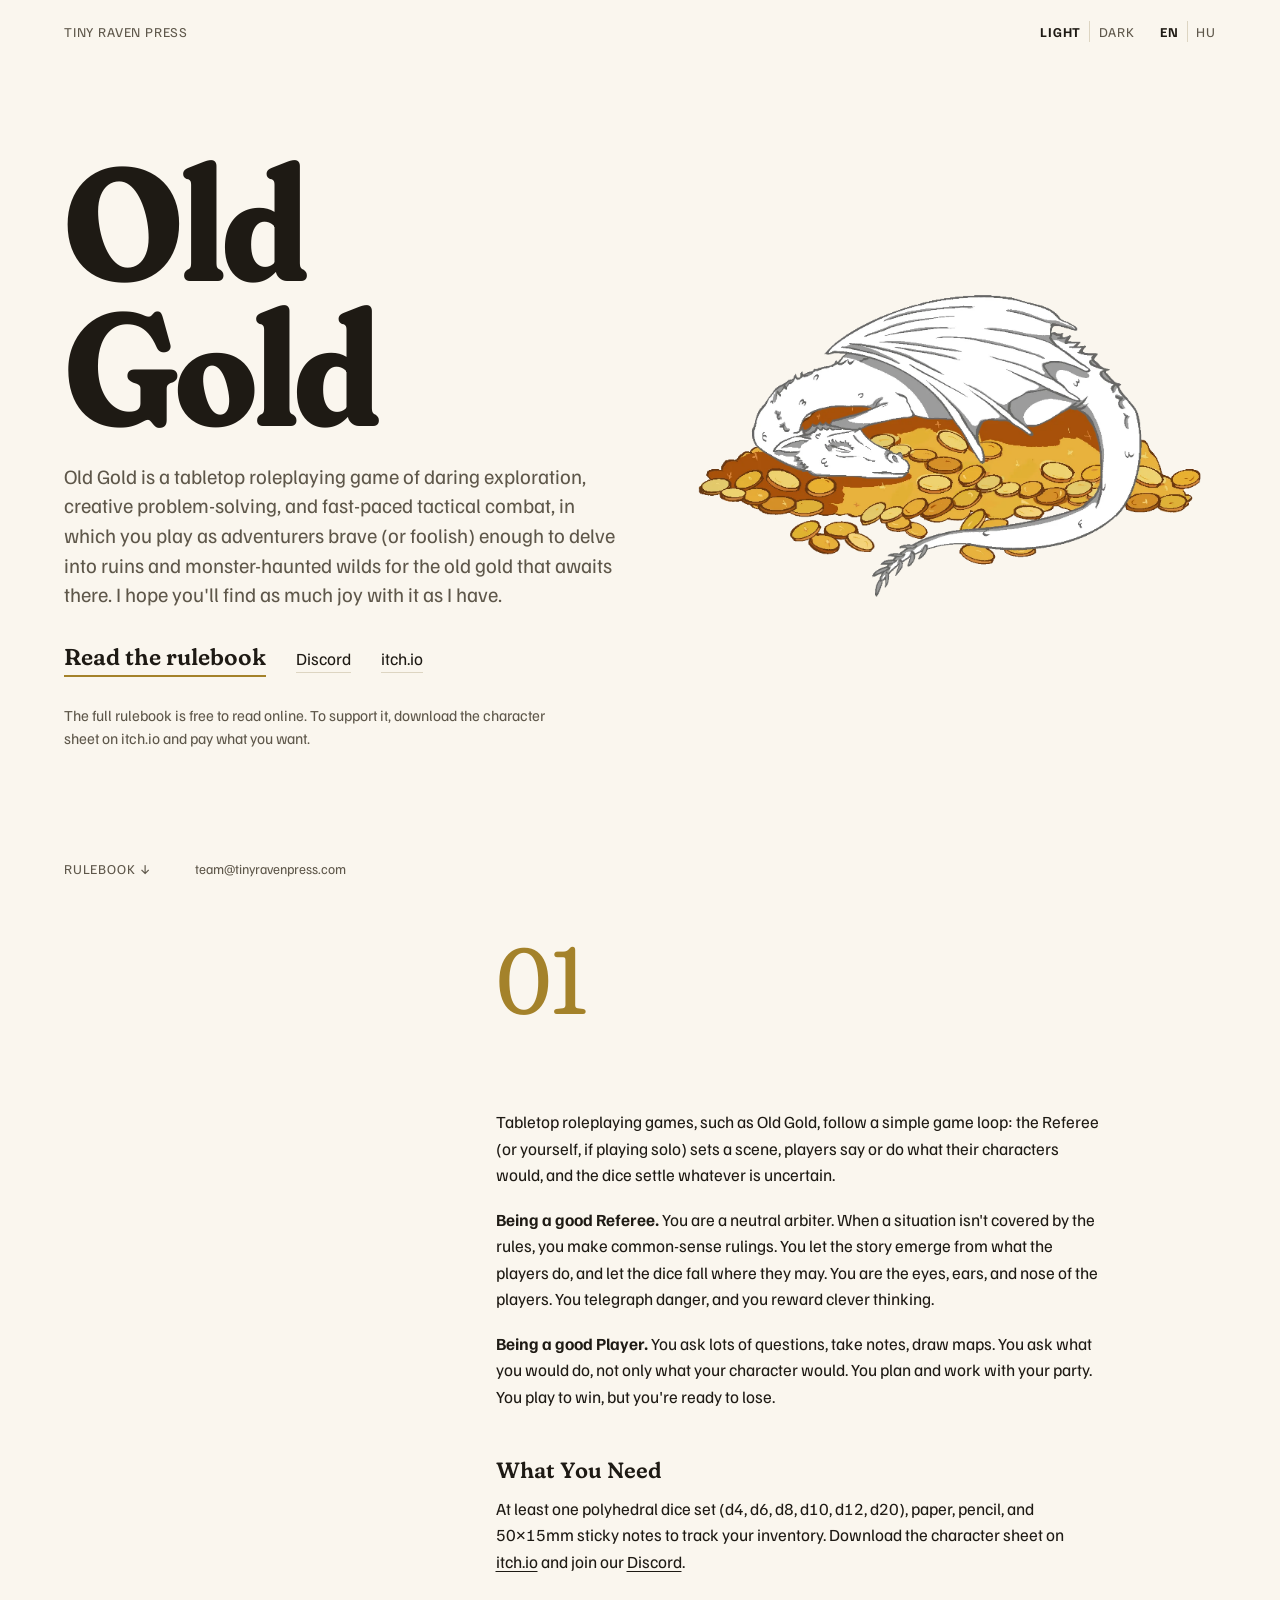
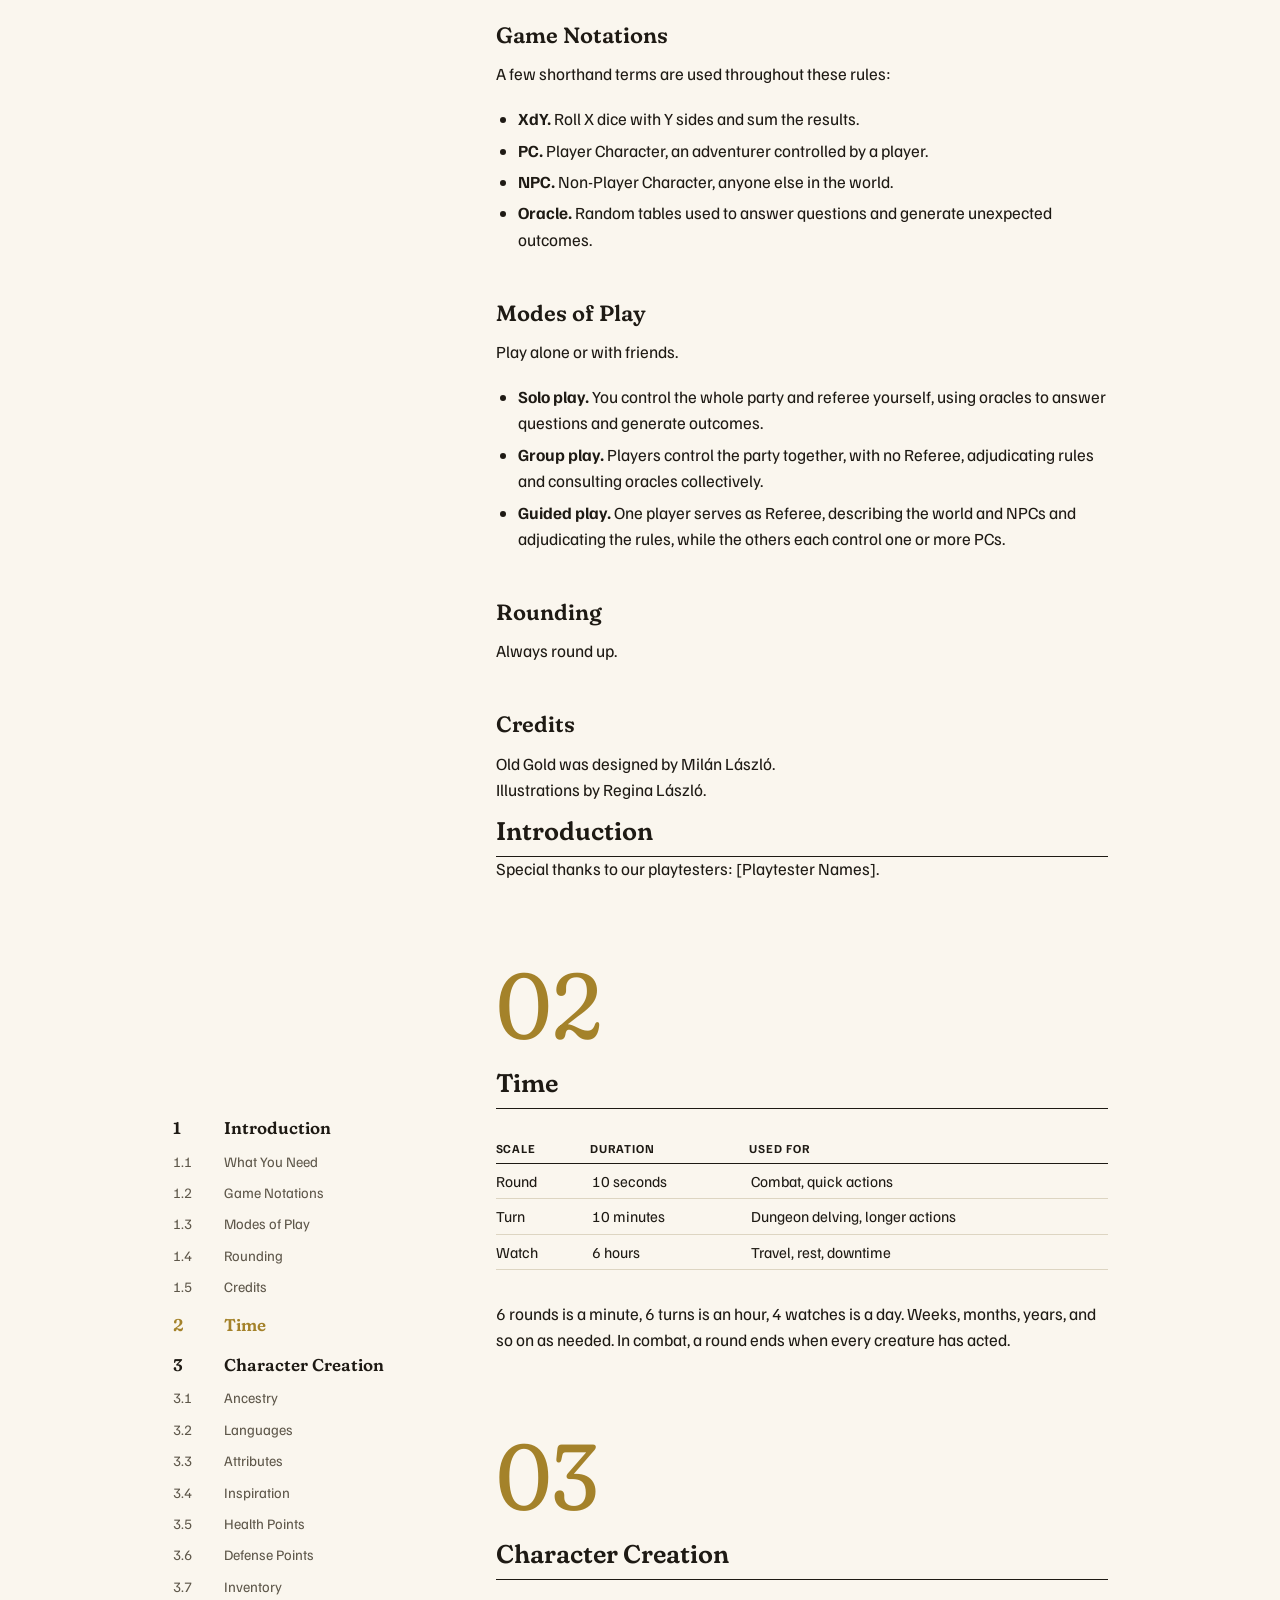
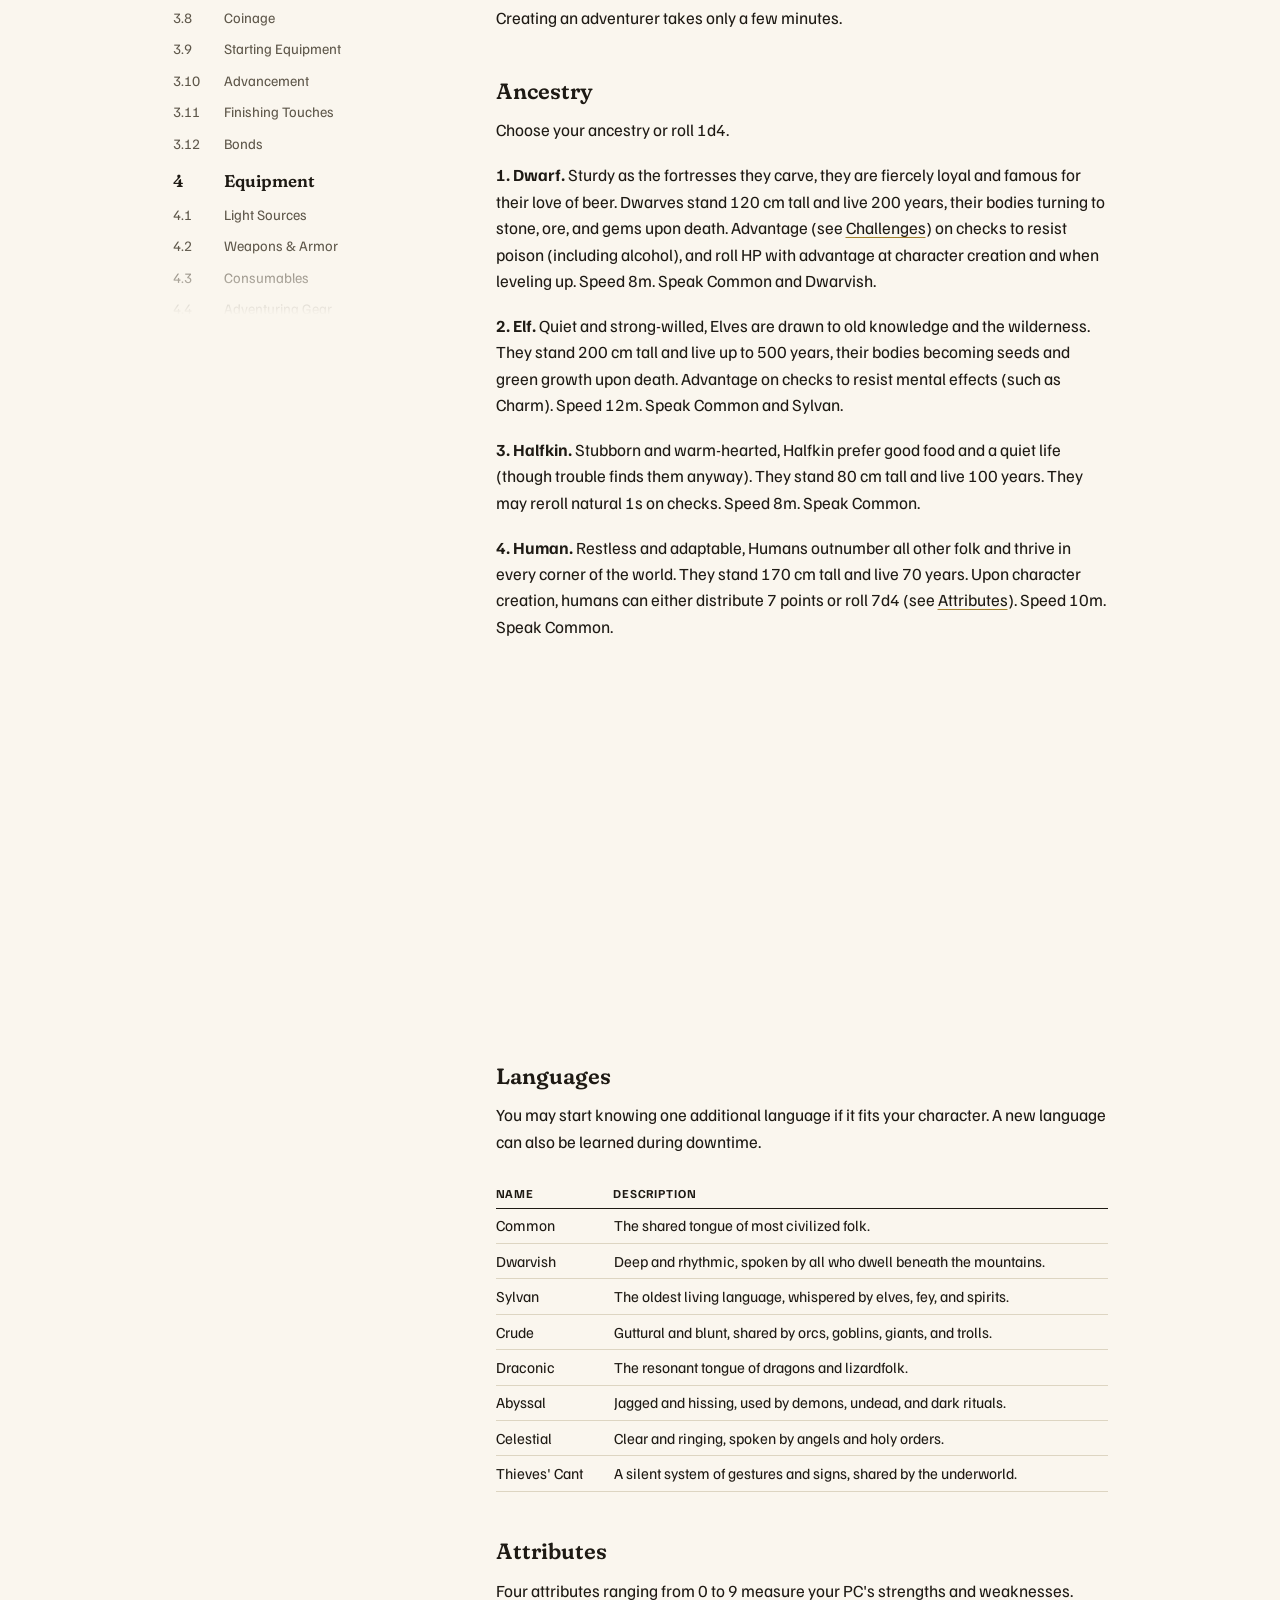
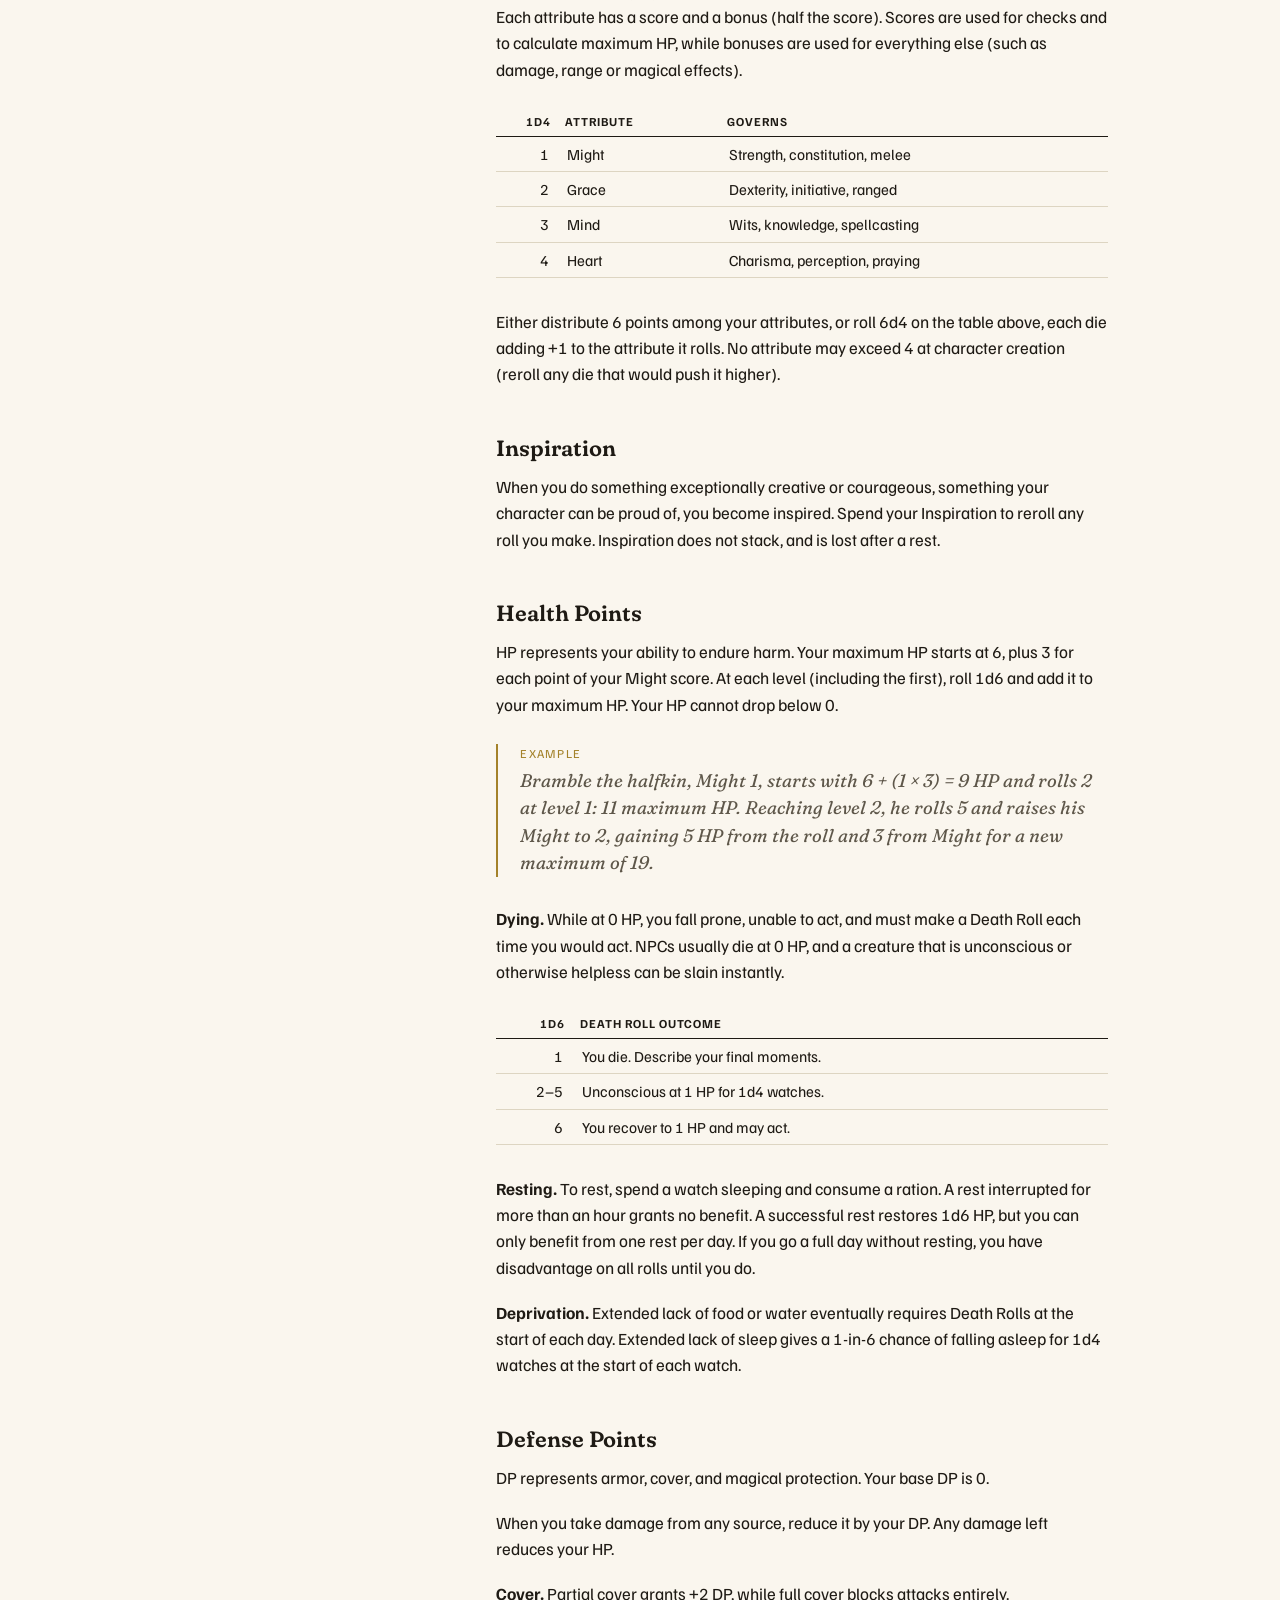
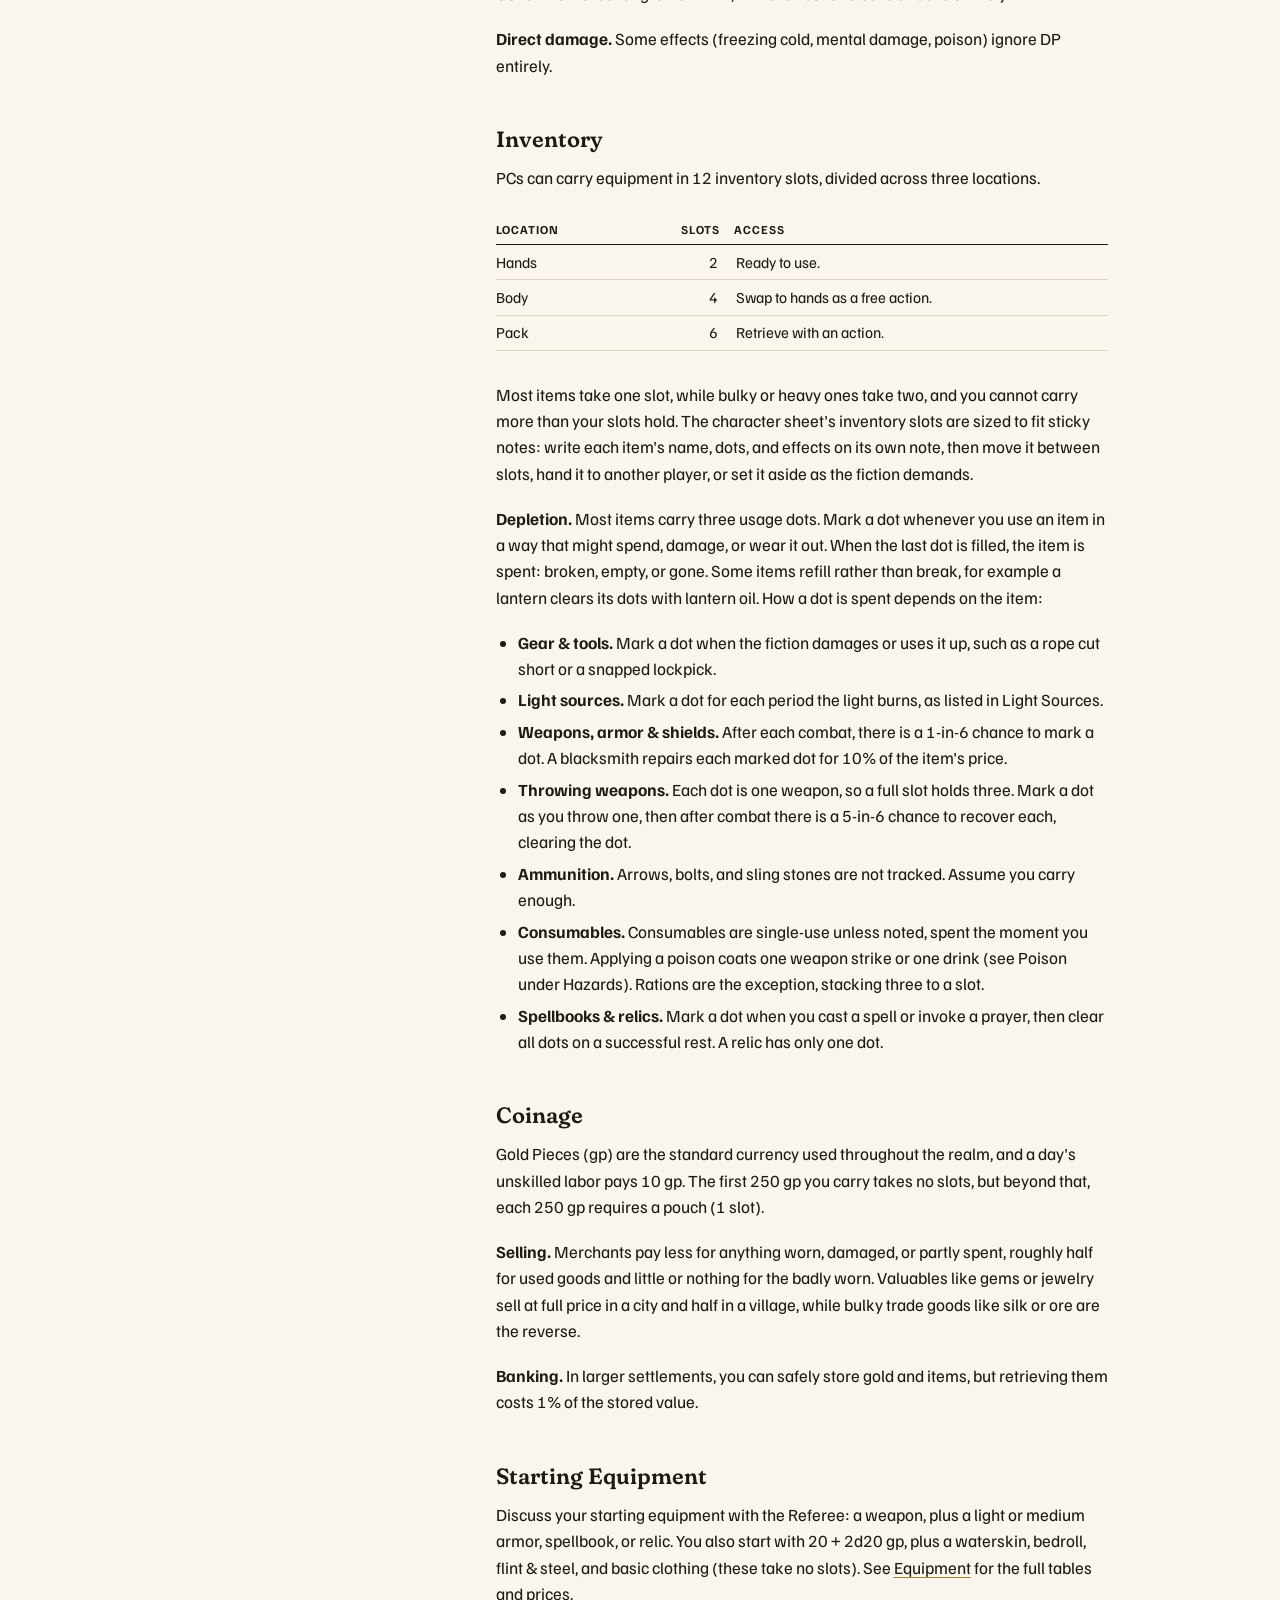
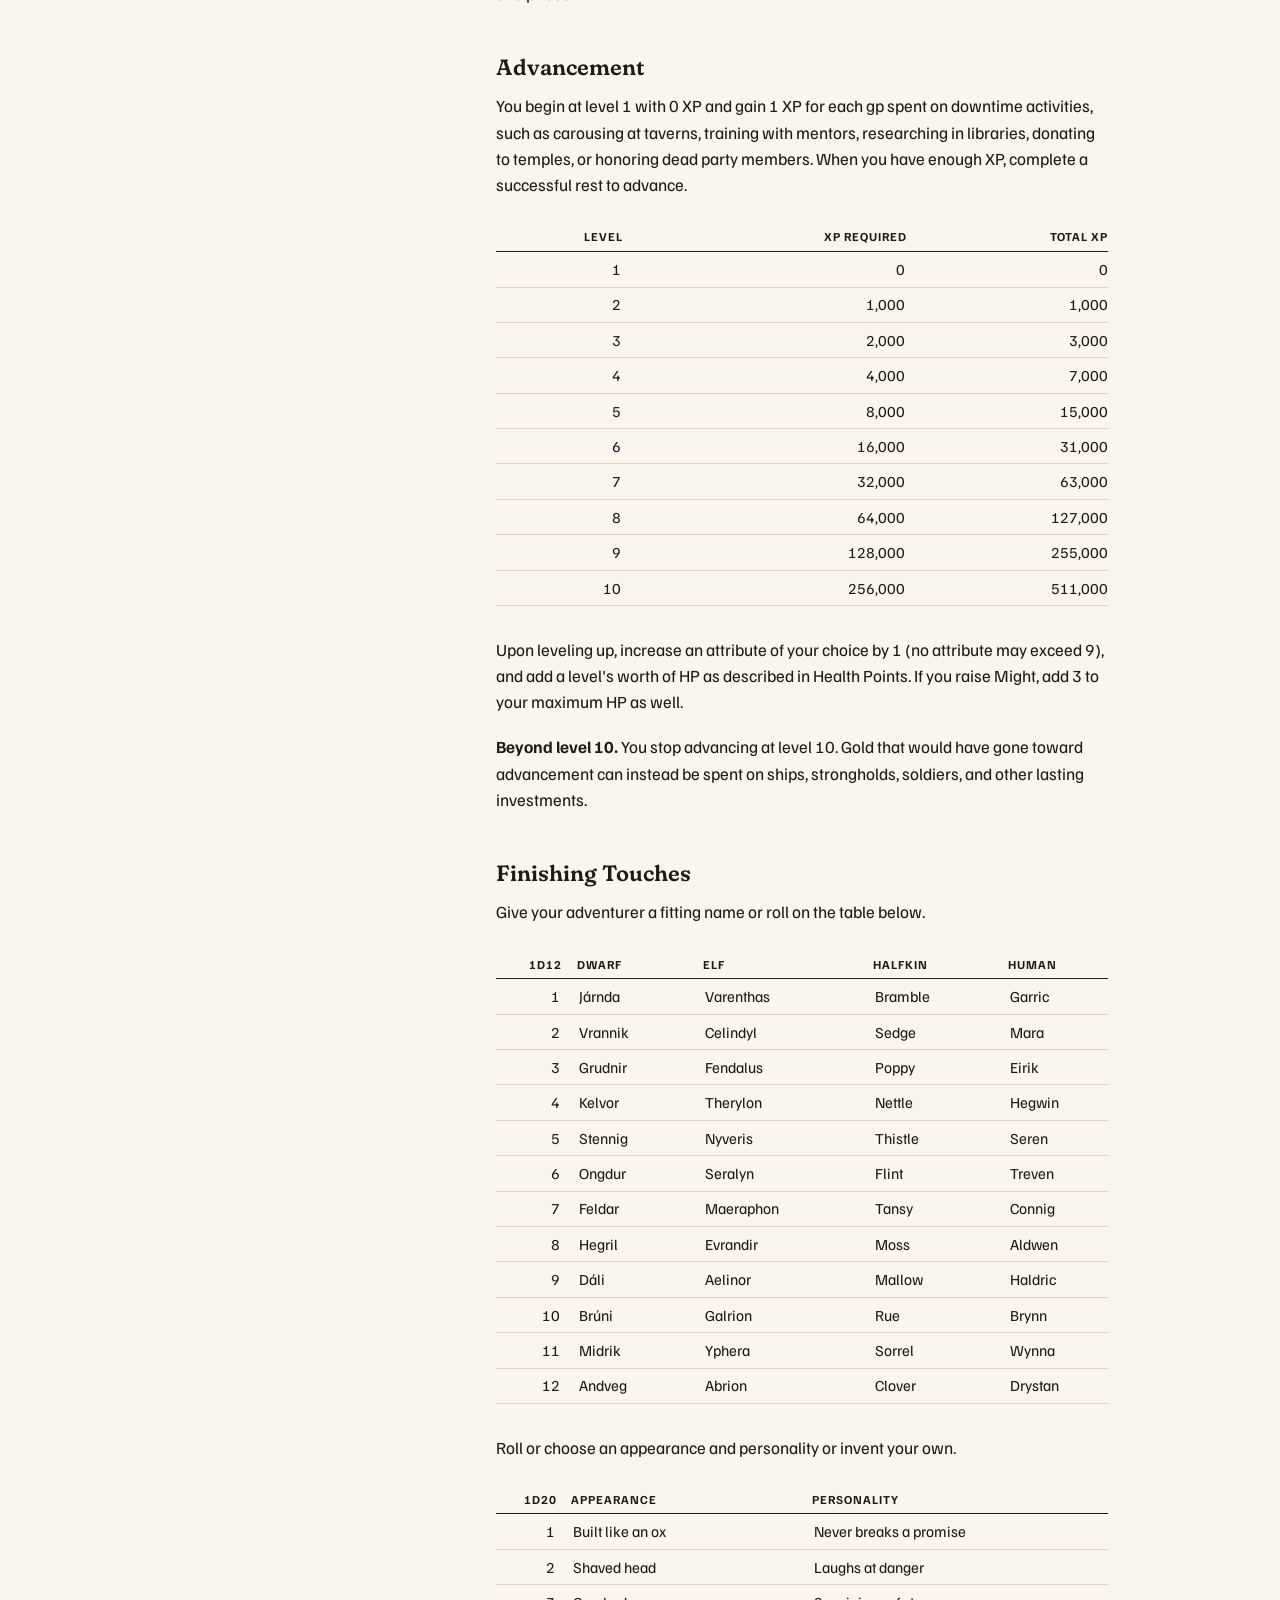
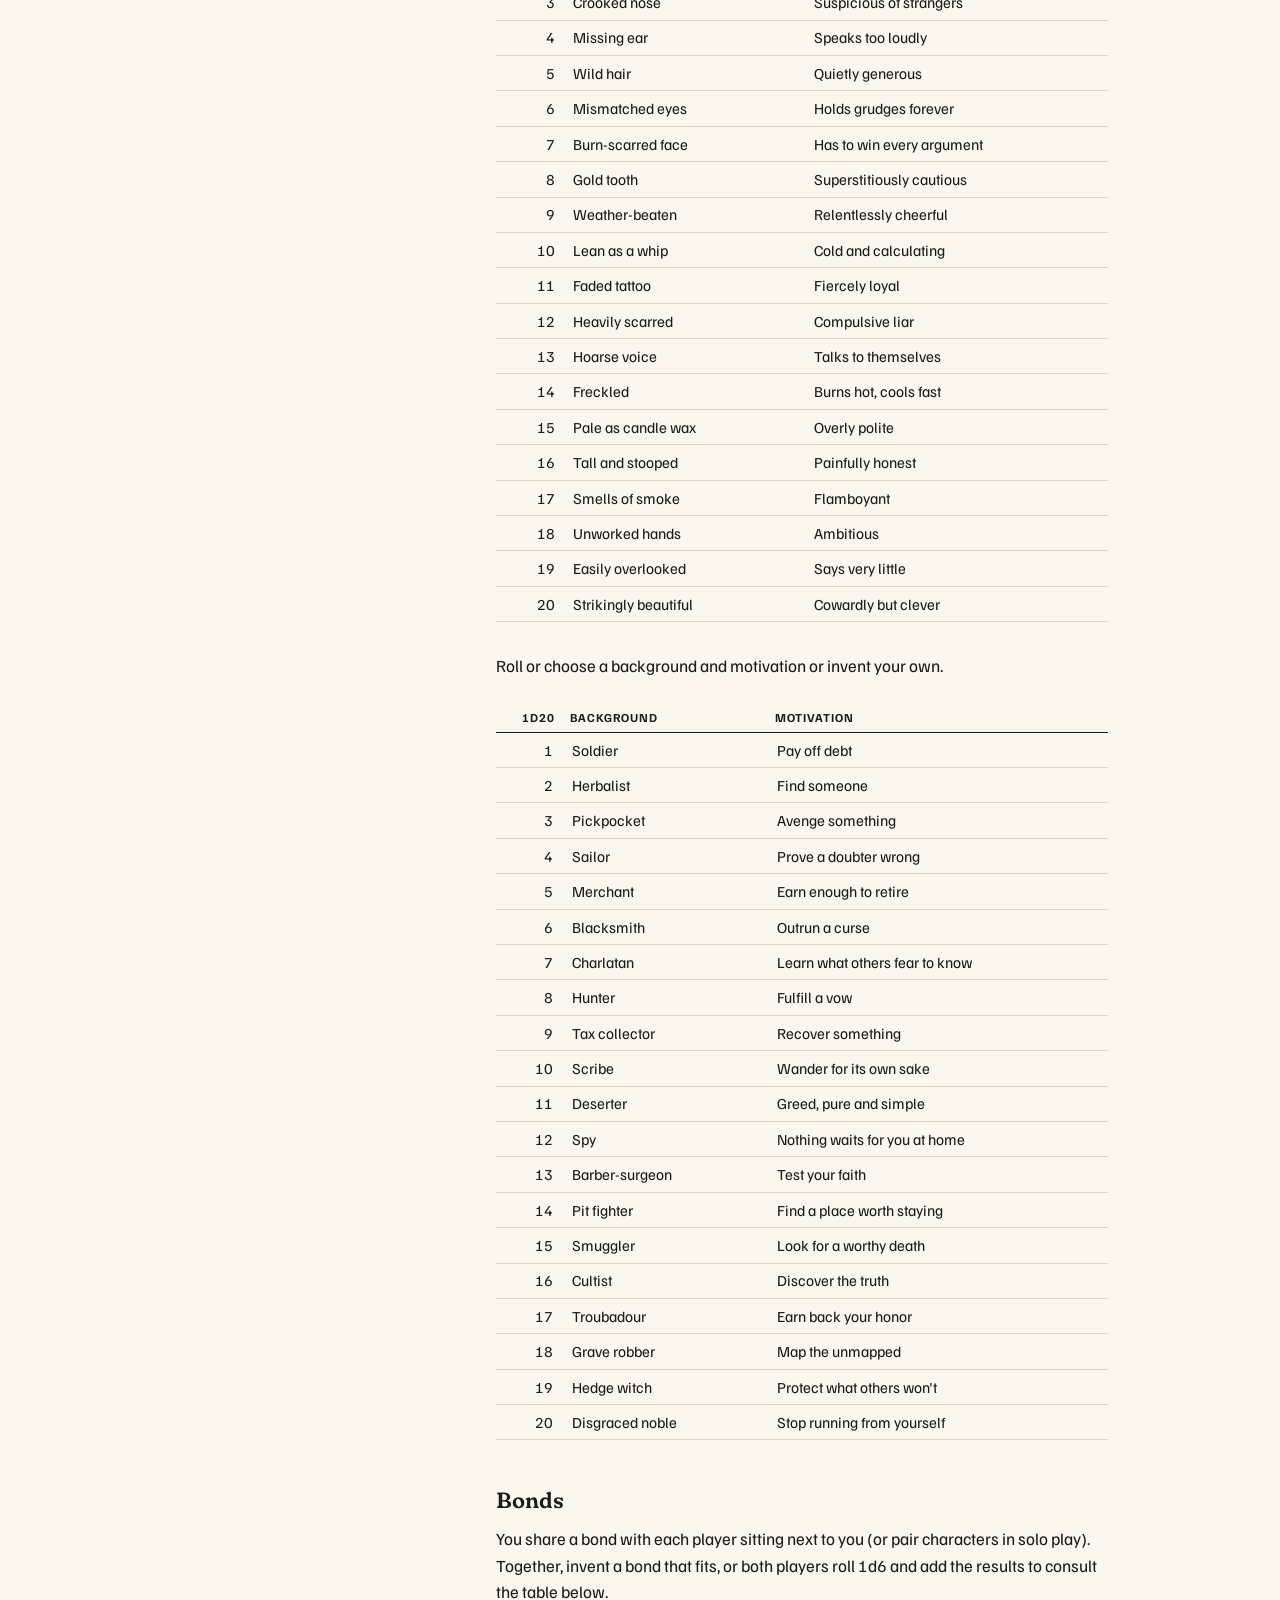
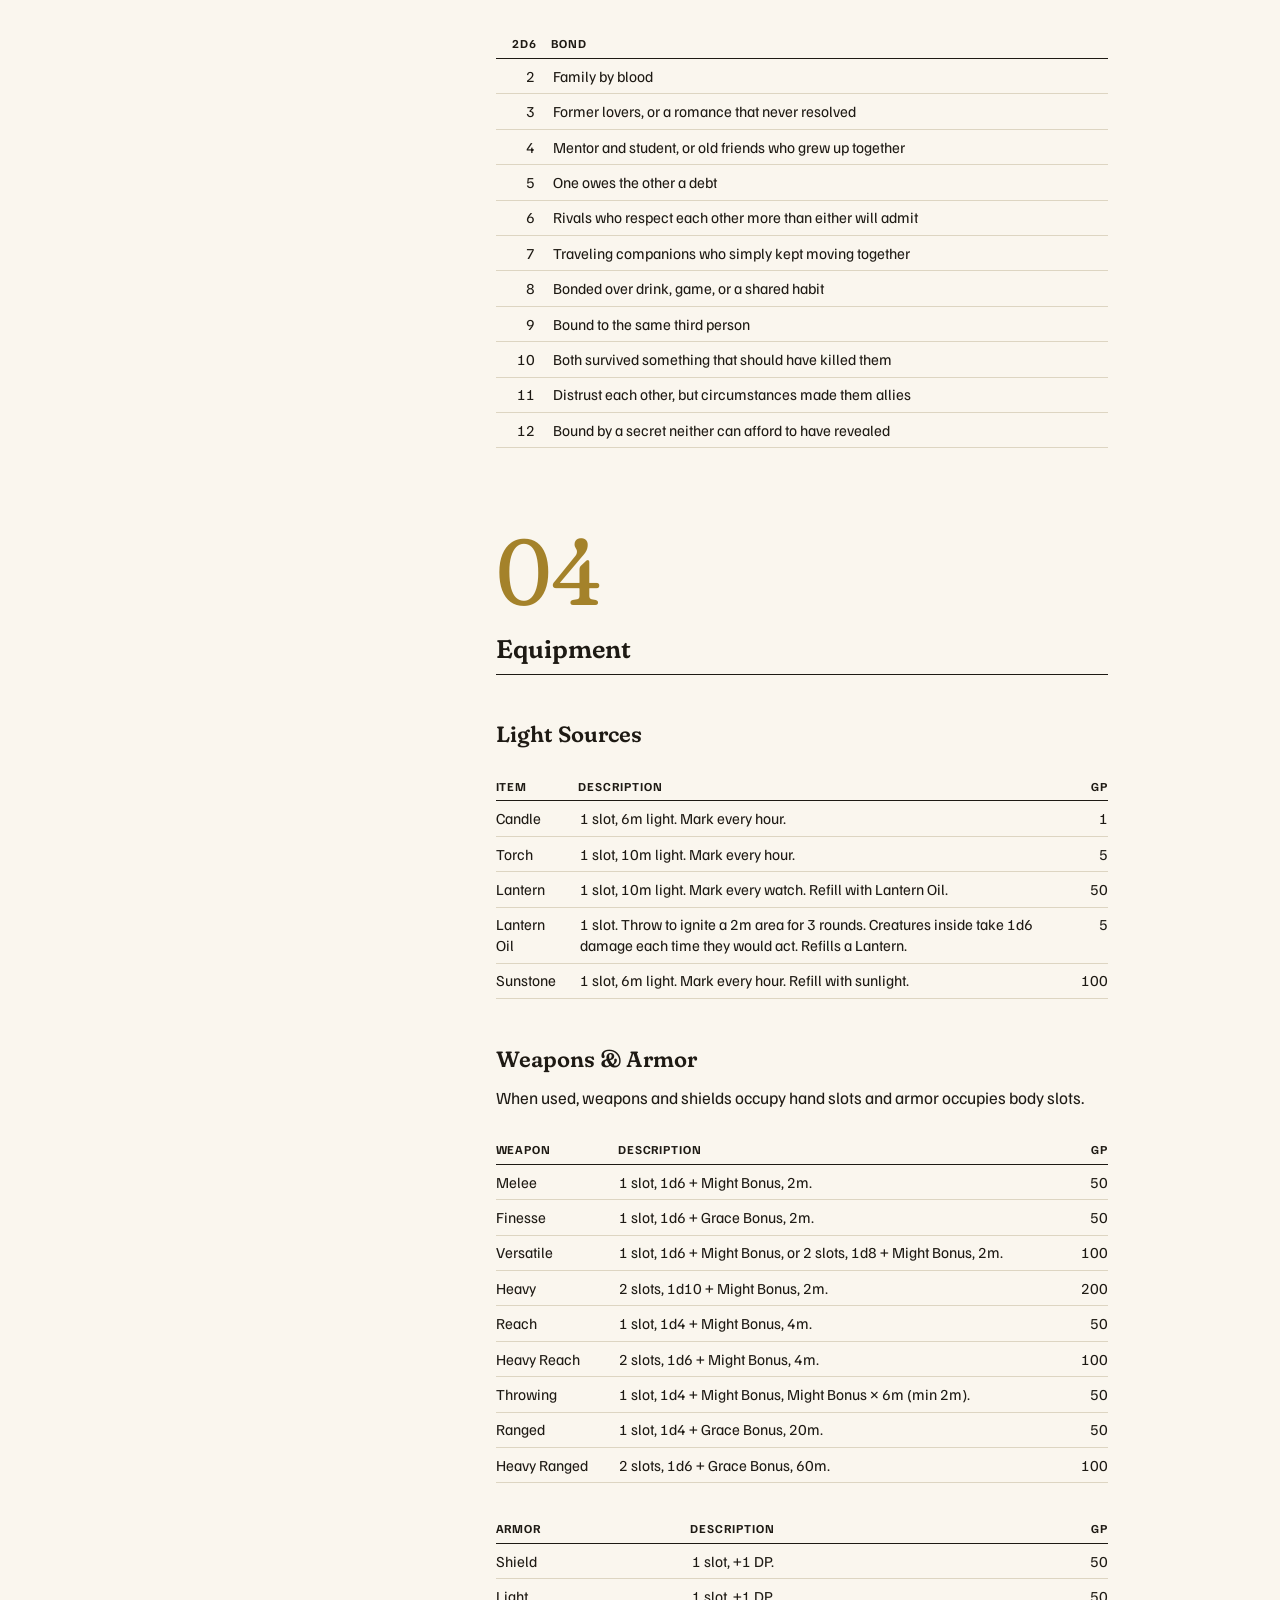
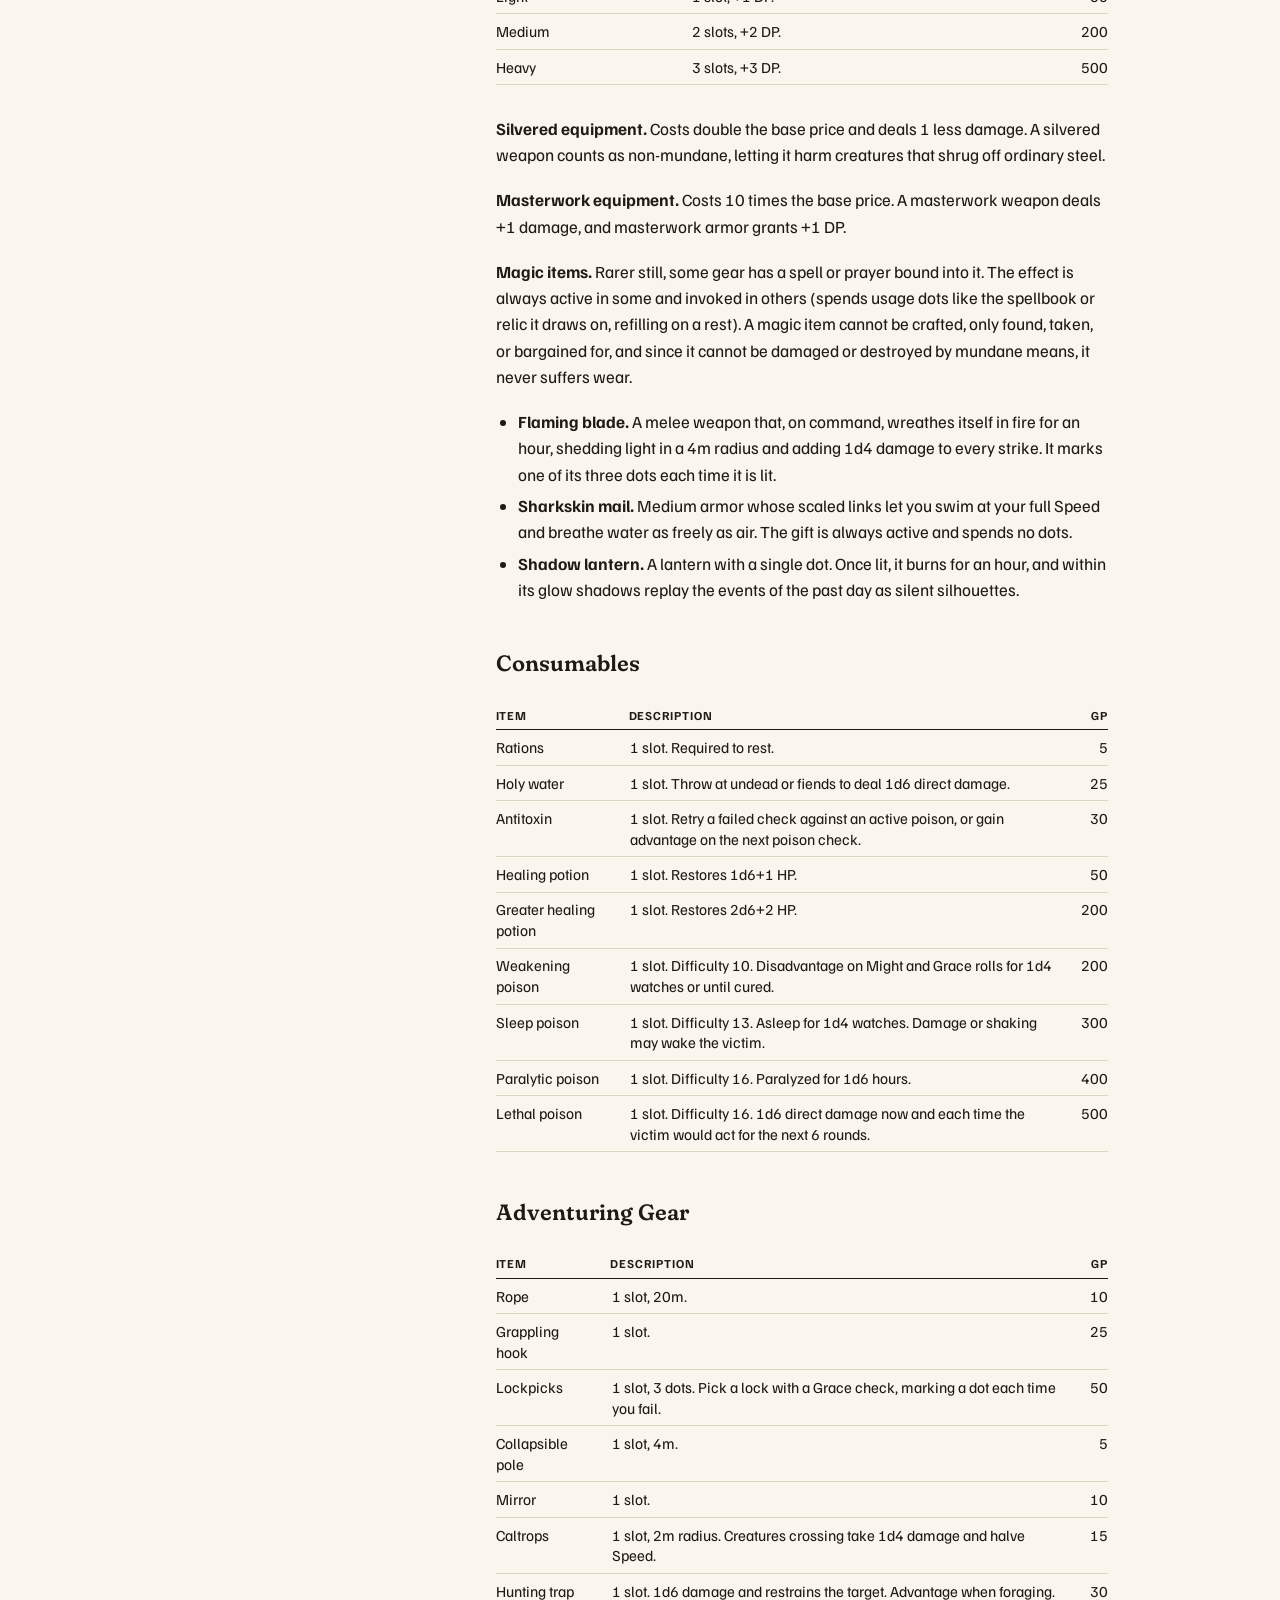
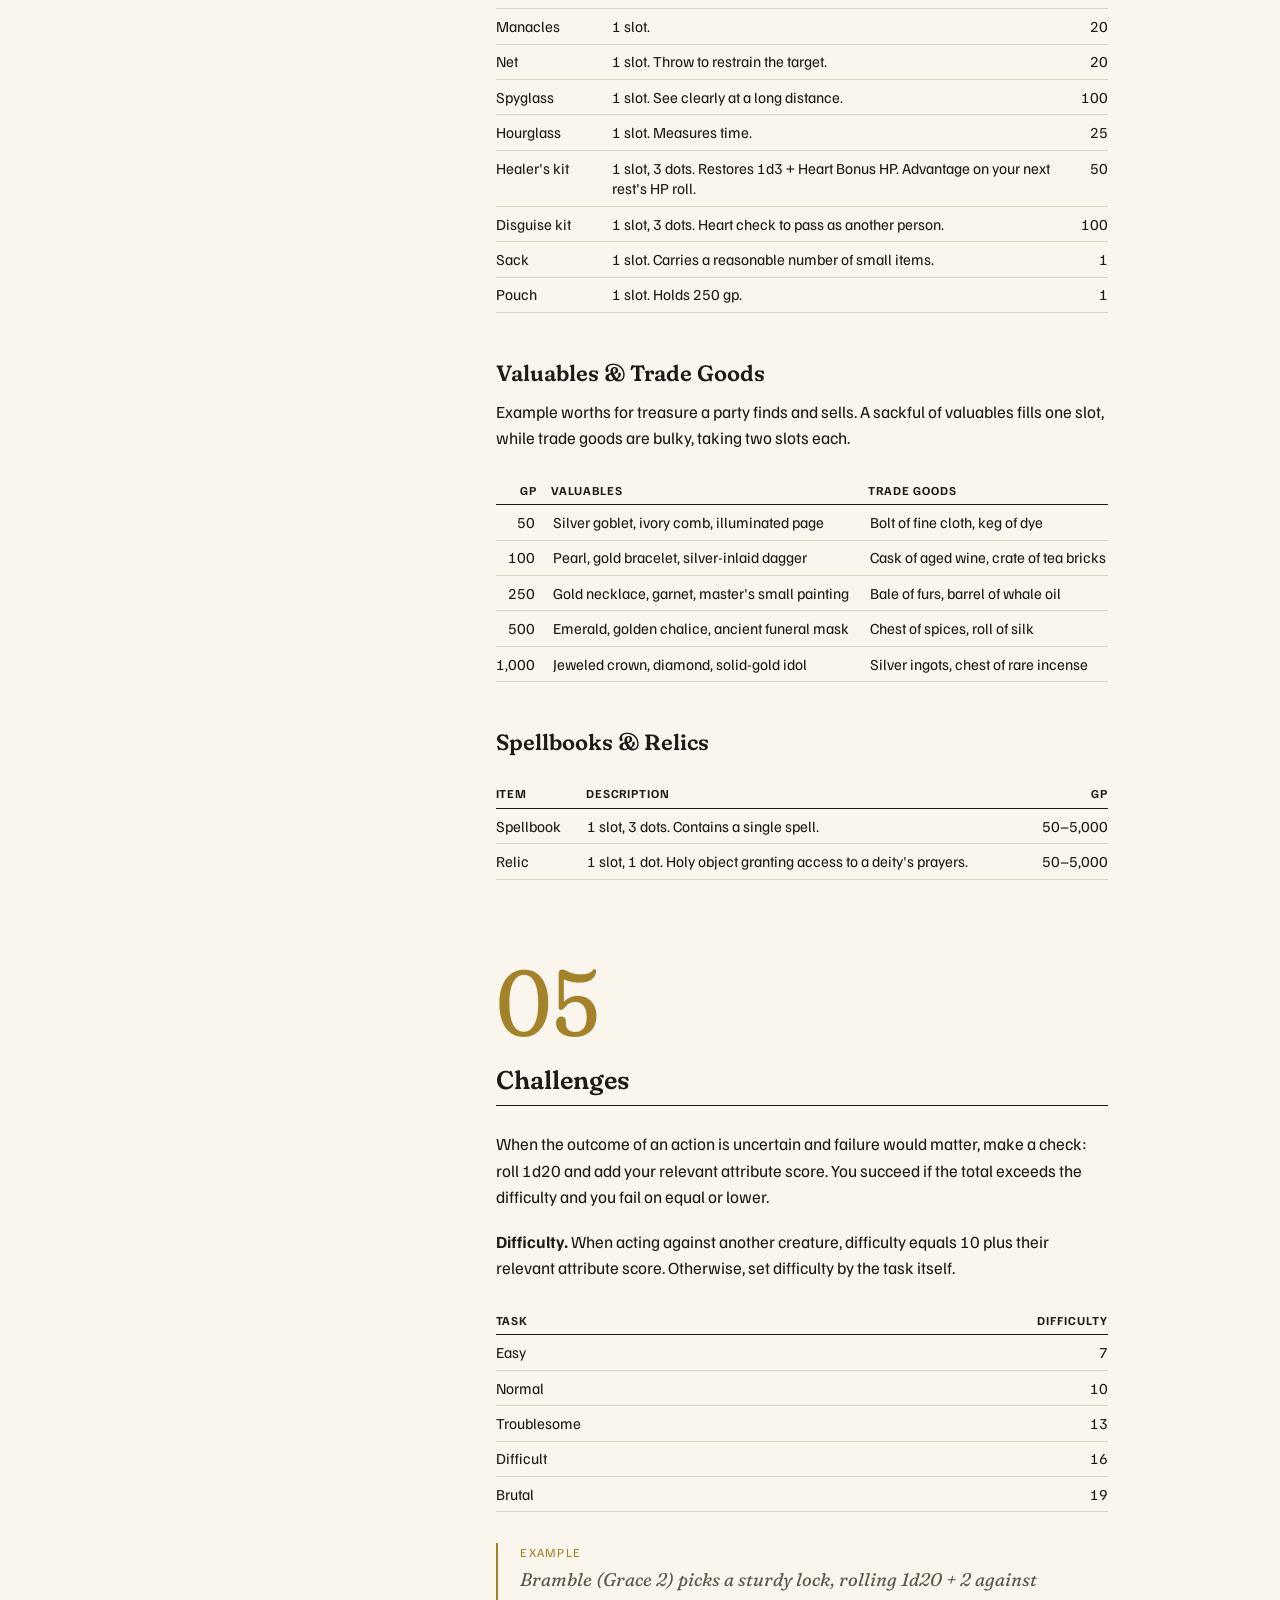
<file: rulebook.html>
<!DOCTYPE html>
<html lang="en">
<head>
<meta http-equiv="refresh" content="0; url=/#rules">
<meta charset="utf-8">
<meta name="viewport" content="width=device-width, initial-scale=1">
<title>Old Gold — a fantasy adventure game</title>
<meta name="description" content="A fantasy adventure game of daring exploration, creative problem-solving, and fast-paced tactical combat, with OSR roots and modern design. Read the full rulebook online, free.">
<meta name="robots" content="noindex">
<meta name="theme-color" content="#faf6ee" media="(prefers-color-scheme: light)">
<meta name="theme-color" content="#17140f" media="(prefers-color-scheme: dark)">
<script>try{var t=localStorage.getItem('theme');if(t)document.documentElement.dataset.theme=t}catch(e){}</script>
<link rel="icon" href="assets/img/favicon.png">
<link rel="preload" href="assets/fonts/fraunces-normal-latin.woff2" as="font" type="font/woff2" crossorigin>
<link rel="preload" href="assets/fonts/familjen-grotesk-normal-latin.woff2" as="font" type="font/woff2" crossorigin>
<link rel="stylesheet" href="assets/css/fonts.css">
<link rel="stylesheet" href="assets/css/styles.css">
</head>
<body>
<link rel="canonical" href="https://oldgoldrpg.com/">
<main class="plain">
  <p>The rulebook has moved to the front page. <a href="/#rules">Read the rulebook</a>.</p>
</main>
</body>
</html>
</file>
<file: assets/css/fonts.css>
/* Self-hosted webfonts. Generated by tools/fetch-fonts.js — do not edit.
   Variable fonts: weight is a range, and the design also drives Fraunces'
   SOFT and WONK axes through font-variation-settings. */

@font-face {
  font-family: "Fraunces";
  font-style: italic;
  font-weight: 400 700;
  font-display: swap;
  src: url("../fonts/fraunces-italic-latin-ext.woff2") format("woff2");
  unicode-range: U+0100-02BA, U+02BD-02C5, U+02C7-02CC, U+02CE-02D7, U+02DD-02FF, U+0304, U+0308, U+0329, U+1D00-1DBF, U+1E00-1E9F, U+1EF2-1EFF, U+2020, U+20A0-20AB, U+20AD-20C0, U+2113, U+2C60-2C7F, U+A720-A7FF;
}

@font-face {
  font-family: "Fraunces";
  font-style: italic;
  font-weight: 400 700;
  font-display: swap;
  src: url("../fonts/fraunces-italic-latin.woff2") format("woff2");
  unicode-range: U+0000-00FF, U+0131, U+0152-0153, U+02BB-02BC, U+02C6, U+02DA, U+02DC, U+0304, U+0308, U+0329, U+2000-206F, U+20AC, U+2122, U+2191, U+2193, U+2212, U+2215, U+FEFF, U+FFFD;
}

@font-face {
  font-family: "Fraunces";
  font-style: normal;
  font-weight: 400 700;
  font-display: swap;
  src: url("../fonts/fraunces-normal-latin-ext.woff2") format("woff2");
  unicode-range: U+0100-02BA, U+02BD-02C5, U+02C7-02CC, U+02CE-02D7, U+02DD-02FF, U+0304, U+0308, U+0329, U+1D00-1DBF, U+1E00-1E9F, U+1EF2-1EFF, U+2020, U+20A0-20AB, U+20AD-20C0, U+2113, U+2C60-2C7F, U+A720-A7FF;
}

@font-face {
  font-family: "Fraunces";
  font-style: normal;
  font-weight: 400 700;
  font-display: swap;
  src: url("../fonts/fraunces-normal-latin.woff2") format("woff2");
  unicode-range: U+0000-00FF, U+0131, U+0152-0153, U+02BB-02BC, U+02C6, U+02DA, U+02DC, U+0304, U+0308, U+0329, U+2000-206F, U+20AC, U+2122, U+2191, U+2193, U+2212, U+2215, U+FEFF, U+FFFD;
}

@font-face {
  font-family: "Familjen Grotesk";
  font-style: italic;
  font-weight: 400 700;
  font-display: swap;
  src: url("../fonts/familjen-grotesk-italic-latin-ext.woff2") format("woff2");
  unicode-range: U+0100-02BA, U+02BD-02C5, U+02C7-02CC, U+02CE-02D7, U+02DD-02FF, U+0304, U+0308, U+0329, U+1D00-1DBF, U+1E00-1E9F, U+1EF2-1EFF, U+2020, U+20A0-20AB, U+20AD-20C0, U+2113, U+2C60-2C7F, U+A720-A7FF;
}

@font-face {
  font-family: "Familjen Grotesk";
  font-style: italic;
  font-weight: 400 700;
  font-display: swap;
  src: url("../fonts/familjen-grotesk-italic-latin.woff2") format("woff2");
  unicode-range: U+0000-00FF, U+0131, U+0152-0153, U+02BB-02BC, U+02C6, U+02DA, U+02DC, U+0304, U+0308, U+0329, U+2000-206F, U+20AC, U+2122, U+2191, U+2193, U+2212, U+2215, U+FEFF, U+FFFD;
}

@font-face {
  font-family: "Familjen Grotesk";
  font-style: normal;
  font-weight: 400 700;
  font-display: swap;
  src: url("../fonts/familjen-grotesk-normal-latin-ext.woff2") format("woff2");
  unicode-range: U+0100-02BA, U+02BD-02C5, U+02C7-02CC, U+02CE-02D7, U+02DD-02FF, U+0304, U+0308, U+0329, U+1D00-1DBF, U+1E00-1E9F, U+1EF2-1EFF, U+2020, U+20A0-20AB, U+20AD-20C0, U+2113, U+2C60-2C7F, U+A720-A7FF;
}

@font-face {
  font-family: "Familjen Grotesk";
  font-style: normal;
  font-weight: 400 700;
  font-display: swap;
  src: url("../fonts/familjen-grotesk-normal-latin.woff2") format("woff2");
  unicode-range: U+0000-00FF, U+0131, U+0152-0153, U+02BB-02BC, U+02C6, U+02DA, U+02DC, U+0304, U+0308, U+0329, U+2000-206F, U+20AC, U+2122, U+2191, U+2193, U+2212, U+2215, U+FEFF, U+FFFD;
}
</file>
<file: assets/css/styles.css>
/* Old Gold. @font-face rules are in fonts.css, generated by tools/fetch-fonts.js. */
:root {
  --paper: #faf6ee;
  --ink: #1e1a14;
  --ink-2: #5e574a;
  --rule: #ddd5c2;
  --gold: #a4822a;
  --display: "Fraunces", Georgia, serif;
  --text: "Familjen Grotesk", system-ui, -apple-system, "Segoe UI", sans-serif;
  --measure: 36em;
  --index: 15rem;
  --soft: "SOFT" 100, "WONK" 1;
  color-scheme: light;
}
/* dark tokens live in one place; the media block covers "system" and the
   attribute block covers the reader's own choice, so both must stay in sync */
@media (prefers-color-scheme: dark) {
  :root:not([data-theme="light"]) {
    --paper: #17140f; --ink: #ece5d6; --ink-2: #a89f8c; --rule: #3a342a; --gold: #d2a94a;
    color-scheme: dark;
  }
}
:root[data-theme="dark"] {
  --paper: #17140f; --ink: #ece5d6; --ink-2: #a89f8c; --rule: #3a342a; --gold: #d2a94a;
  color-scheme: dark;
}
* { box-sizing: border-box; }
html {
  background: var(--paper);
  color: var(--ink);
  font: 17px/1.55 var(--text);
  -webkit-text-size-adjust: 100%;
}
@media (max-width: 600px) { html { font-size: 16px; } }
body { margin: 0; counter-reset: chap; }
img { max-width: 100%; height: auto; }
a { color: inherit; text-decoration-thickness: 1px; text-underline-offset: .18em; }
a:hover { color: var(--gold); }
:focus-visible { outline: 2px solid var(--ink); outline-offset: 2px; }
.skip { position: absolute; left: -999px; top: 0; }
.skip:focus { left: 1rem; top: 1rem; background: var(--paper); padding: .5rem .75rem; z-index: 9; }
h1, h2, h3, .pill, .dialog-title { font-family: var(--display); font-optical-sizing: auto; font-variation-settings: var(--soft); }

/* ===========================================================
   COVER
   =========================================================== */
.cover {
  min-height: 100svh;
  display: grid; grid-template-rows: auto minmax(0, 1fr) auto; grid-template-columns: minmax(0, 1fr);
  gap: clamp(1rem, 2.5svh, 2rem);
  padding: 1.25rem clamp(1.25rem, 5vw, 4rem);
}
.cover-top, .cover-bottom { display: flex; justify-content: space-between; gap: 1rem; font-size: .8rem; letter-spacing: .06em; text-transform: uppercase; color: var(--ink-2); }
.cover-bottom { justify-content: flex-start; flex-wrap: wrap; gap: .5rem 2.5rem; padding-right: 7rem; min-width: 0; }
.cover-top a, .cover-bottom a { text-decoration: none; }
.lang { display: flex; align-items: center; }
.lang > * { padding: 0 .6em; }
.lang > *:first-child { padding-left: 0; }
.lang > *:last-child { padding-right: 0; }
.lang > * + * { border-left: 1px solid var(--rule); }
.lang .on { color: var(--ink); font-weight: 700; }
.lang a { color: var(--ink-2); }
.lang a:hover { color: var(--gold); }
.cover-top { flex-wrap: wrap; }
.cover-top > div { display: flex; flex-wrap: wrap; gap: .5rem 1.5rem; }
.theme button { background: none; border: 0; font: inherit; letter-spacing: inherit; text-transform: inherit; color: var(--ink-2); cursor: pointer; }
.theme button + button { border-left: 1px solid var(--rule); }
.theme button:hover { color: var(--gold); }
.theme .on { color: var(--ink); font-weight: 700; cursor: default; }
.cover-bottom a[href^="mailto"] { text-transform: none; letter-spacing: 0; }
.cover-main { display: grid; grid-template-columns: minmax(0, 1fr); gap: 2rem; align-items: center; }
@media (min-width: 900px) {
  .cover-main { grid-template-columns: minmax(0, 1.05fr) minmax(0, 1fr); grid-template-rows: minmax(0, 1fr); gap: 3rem; align-items: stretch; }
  .cover-text { align-self: center; }
}
.cover-text, .cover-art { min-width: 0; min-height: 0; }
.cover h1 {
  font-weight: 700;
  font-size: clamp(4.2rem, 13vw, 9.5rem);
  line-height: .9;
  letter-spacing: -.02em;
  margin: 0 0 1.25rem;
}
.cover .deck { font-size: 1.2rem; line-height: 1.45; max-width: 31em; color: var(--ink-2); margin: 0 0 1.75rem; }
.actions { display: flex; flex-wrap: wrap; align-items: baseline; gap: .6rem 1.75rem; margin: 0; }
.actions a { text-decoration: none; border-bottom: 1px solid var(--rule); }
.actions a:hover { border-color: var(--gold); }
.actions .primary {
  font-family: var(--display); font-variation-settings: var(--soft);
  font-size: 1.35rem; font-weight: 600;
  border-bottom: 2px solid var(--gold);
}
.cover .note { font-size: .9rem; color: var(--ink-2); max-width: 32em; margin: 1.5rem 0 0; }
.cover-art { margin: 0; display: flex; align-items: center; justify-content: center; perspective: 1200px; }
/* the tilt goes on the wrapper, not the image: perspective only reaches a
   direct child, and a flat rotation would lose the depth */
.cover-art picture {
  display: block;
  transform:
    rotateY(calc(var(--px, 0) * 3deg))
    rotateX(calc(var(--py, 0) * -3deg))
    translate3d(calc(var(--px, 0) * 7px), calc(var(--py, 0) * 7px), 0);
  transition: transform .5s cubic-bezier(.22, .61, .36, 1);
}
.cover-art img {
  display: block;
  width: auto;
  max-width: min(100%, 38rem);
  max-height: 42svh;
  object-fit: contain;
}
@media (prefers-reduced-motion: reduce) {
  .pill { transition: none; }
  dialog[open] { animation: none; }
  .cover-art picture { transform: none; transition: none; }
}
/* A grid row sized by its own content cannot shrink the art inside it, so the
   cap comes from the viewport. Without this the cover outgrows the screen and
   pushes its bottom row past the fold. */
@media (min-width: 900px) { .cover-art img { max-height: calc(100svh - 11rem); } }

/* ===========================================================
   CONTENTS
   =========================================================== */
.toc, .toc ol { list-style: none; margin: 0; padding: 0; }
.index .toc a, dialog .toc a {
  display: grid; grid-template-columns: 2.5rem 1fr; gap: .5rem;
  padding: .2rem 0;
  text-decoration: none; color: var(--ink-2);
  font-size: .85rem; line-height: 1.35;
}
.index .toc a .n, dialog .toc a .n { font-variant-numeric: tabular-nums; }
.index .toc li.ch:first-child > a { margin-top: 0; }
.index .toc li.ch > a, dialog .toc li.ch > a {
  margin-top: .6rem;
  color: var(--ink);
  font-family: var(--display); font-variation-settings: var(--soft);
  font-weight: 600; font-size: 1rem;
}
dialog .toc a { padding: .5rem 0; font-size: .95rem; }
dialog .toc li.ch > a { margin-top: .9rem; font-size: 1.1rem; }
.index .toc a:hover, dialog .toc a:hover { color: var(--ink); }
/* the chapter rule above is more specific, so the current entry needs to match it */
.index .toc a.current, dialog .toc a.current,
.index .toc li.ch > a.current, dialog .toc li.ch > a.current,
.index .toc a.current .n, dialog .toc a.current .n { color: var(--gold); }

/* ===========================================================
   RULES
   =========================================================== */
.reading { max-width: calc(var(--measure) + 2.5rem); margin: 0 auto; padding: 0 1.25rem; }
.index { display: none; }
@media (min-width: 1100px) {
  .reading {
    display: grid;
    grid-template-columns: var(--index) minmax(0, var(--measure));
    gap: 0 4rem;
    max-width: calc(var(--index) + 4rem + var(--measure) + 3rem);
    padding: 0 1.5rem;
  }
  .index {
    display: block;
    position: sticky; top: 2rem;
    align-self: start;
    max-height: calc(100vh - 4rem);
    overflow: auto;
    /* wheeling past either end must not scroll the page underneath: that
       chains into the reading position, which scrolls the list again */
    overscroll-behavior: contain;
    /* the list starts level with the first chapter's title. The padding must
       equal the fade below, or the first entry sits faded at rest. */
    margin-top: 6.35rem;
    padding: 1.5rem 0 5rem;
    scrollbar-width: none;
    -webkit-mask-image: linear-gradient(to bottom, transparent, #000 1.5rem, #000 calc(100% - 4rem), transparent);
    mask-image: linear-gradient(to bottom, transparent, #000 1.5rem, #000 calc(100% - 4rem), transparent);
  }
  .index::-webkit-scrollbar { display: none; }
  .pill { display: none; }
}
.rules { min-width: 0; padding: 2rem 0 2.5rem; }
.chapter { counter-increment: chap; margin-top: 4.5rem; }
.rules > .chapter:first-child { margin-top: 0; }
.chapter::before {
  content: counter(chap, decimal-leading-zero);
  display: block;
  font-family: var(--display); font-variation-settings: var(--soft);
  font-weight: 400; font-size: 5.5rem; line-height: 1;
  color: var(--gold);
  margin-bottom: .25rem;
}
.chapter h2 {
  position: sticky; top: 0; z-index: 2;
  background: var(--paper);
  font-weight: 600; font-size: 1.5rem; line-height: 1.2;
  margin: 0 0 1.5rem;
  padding: .65rem 0 .55rem;
  border-bottom: 1px solid var(--ink);
}
.chapter h2 .num { display: none; }
h3 { font-size: 1.3rem; font-weight: 600; line-height: 1.2; margin: 2.75rem 0 .75rem; scroll-margin-top: 4rem; }
h3 .num { display: none; }

p { margin: 0 0 1.1em; }
strong { font-weight: 700; }
ul, ol { margin: 0 0 1.1em; padding-left: 1.3em; }
li { margin: .3em 0; }
.xref { text-decoration-color: var(--gold); }

.statblock { font-size: .95rem; line-height: 1.5; margin: 0; padding: .7rem 0; border-top: 1px solid var(--rule); }
.statblock strong { font-family: var(--display); font-variation-settings: var(--soft); font-weight: 600; font-size: 1.1rem; }
.statblock + :not(.statblock) { margin-top: 1.25rem; }

.example {
  margin: 1.4em 0 1.6em;
  padding-left: 1.25em;
  border-left: 2px solid var(--gold);
  font-family: var(--display); font-variation-settings: "SOFT" 60, "WONK" 0;
  font-style: italic; font-size: 1.08rem; line-height: 1.5;
  color: var(--ink-2);
}
.example::before { content: "Example"; display: block; font-family: var(--text); font-style: normal; font-size: .72rem; letter-spacing: .1em; text-transform: uppercase; color: var(--gold); margin-bottom: .4em; }
html[lang="hu"] .example::before { content: "Példa"; }
.example p { margin: 0 0 .5em; }

.table-wrap { overflow-x: auto; margin: 1.4em 0 1.8em; }
table { width: 100%; border-collapse: collapse; font-size: .9rem; line-height: 1.35; font-variant-numeric: tabular-nums; }
th { text-align: left; font-size: .72rem; letter-spacing: .08em; text-transform: uppercase; font-weight: 700; padding: .5em .6em; border-bottom: 1.5px solid var(--ink); white-space: nowrap; }
td { padding: .45em .6em; border-bottom: 1px solid var(--rule); vertical-align: top; }
th:first-child, td:first-child { padding-left: 0; }
th:last-child, td:last-child { padding-right: 0; }
.numeric { text-align: right; }

.plate { margin: 2.5rem 0; text-align: center; }
.plate img { max-height: 22rem; width: auto; }
.plate-ancestries img { max-height: none; width: 100%; }

.colophon {
  margin: 0;
  padding: 1.5rem 0 4rem;
  border-top: 1px solid var(--ink);
  font-size: .85rem; color: var(--ink-2);
}
.colophon p { display: flex; flex-wrap: wrap; gap: .4rem 1.5rem; margin: 0 0 .5rem; }
.colophon p:last-child { margin-bottom: 0; }
@media (min-width: 1100px) { .colophon { grid-column: 2; padding-bottom: 2.5rem; } }

/* only in the rules: over the cover there is nothing to open yet */
.pill {
  position: fixed; right: 1.25rem; bottom: max(1.25rem, env(safe-area-inset-bottom)); z-index: 5;
  background: var(--ink); color: var(--paper);
  border: 0; border-radius: 999px;
  padding: .7rem 1.1rem .6rem;
  font-size: 1rem; font-weight: 600;
  cursor: pointer;
  box-shadow: 0 2px 12px rgba(0, 0, 0, .25);
  opacity: 0; transform: translateY(.75rem); pointer-events: none;
  transition: opacity .25s, transform .25s, background .15s;
}
.pill.on { opacity: 1; transform: none; pointer-events: auto; }
.pill:hover { background: var(--gold); }

/* a sheet from the bottom edge, rising from where the pill sits */
dialog {
  position: fixed; inset: auto 0 0; margin: 0 auto;
  width: 100%; max-width: 46rem; max-height: 85dvh;
  padding: 0; border: 0; border-radius: 1.25rem 1.25rem 0 0;
  background: var(--paper); color: var(--ink);
  box-shadow: 0 -8px 40px rgba(0, 0, 0, .3);
  overscroll-behavior: contain;
  scrollbar-width: none;
}
dialog::-webkit-scrollbar { display: none; }
dialog::backdrop { background: rgba(0, 0, 0, .45); }
dialog[open] { animation: sheet-up .3s cubic-bezier(.2, .8, .2, 1); }
@keyframes sheet-up { from { transform: translateY(2rem); opacity: 0; } }
body:has(dialog[open]) { overflow: hidden; }
.dialog-in { padding: 0 1.5rem calc(1.5rem + env(safe-area-inset-bottom)); }
.dialog-head {
  display: flex; justify-content: space-between; align-items: center;
  position: sticky; top: 0; z-index: 1;
  margin: 0 -1.5rem .5rem; padding: 1.25rem 1.5rem .75rem;
  background: var(--paper); border-bottom: 1px solid var(--rule);
}
.dialog-title { font-size: 1.3rem; font-weight: 600; color: var(--gold); }
.dialog-head button {
  display: grid; place-items: center; width: 2.5rem; height: 2.5rem; margin-right: -.6rem;
  background: none; border: 0; border-radius: 50%; padding: 0;
  color: var(--ink-2); cursor: pointer;
}
.dialog-head button:hover { color: var(--ink); background: color-mix(in srgb, var(--ink) 8%, transparent); }

/* ===========================================================
   404 AND THE REDIRECT
   =========================================================== */
.plain {
  min-height: 100svh;
  display: flex; flex-direction: column; align-items: center; justify-content: center;
  gap: 1rem; text-align: center;
  padding: 2rem 1.25rem;
}
.plain h1 { font-size: 2rem; font-weight: 600; margin: 0; }
.plain p { margin: 0; }
.nf-code { font-family: var(--display); font-variation-settings: var(--soft); font-size: clamp(5rem, 18vw, 9rem); line-height: 1; color: var(--gold); }
.nf-lead { color: var(--ink-2); max-width: 28em; }
.plain .primary {
  font-family: var(--display); font-variation-settings: var(--soft);
  font-size: 1.2rem; font-weight: 600;
  text-decoration: none; border-bottom: 2px solid var(--gold);
}

@media print {
  .cover-top, .cover-bottom, .pill, dialog, .index, .skip { display: none; }
  .cover { min-height: auto; }
  .reading { display: block; max-width: none; padding: 0; }
  .chapter h2 { position: static; }
  .chapter { break-before: page; }
  .statblock, .example, .table-wrap { break-inside: avoid; }
}
</file>
